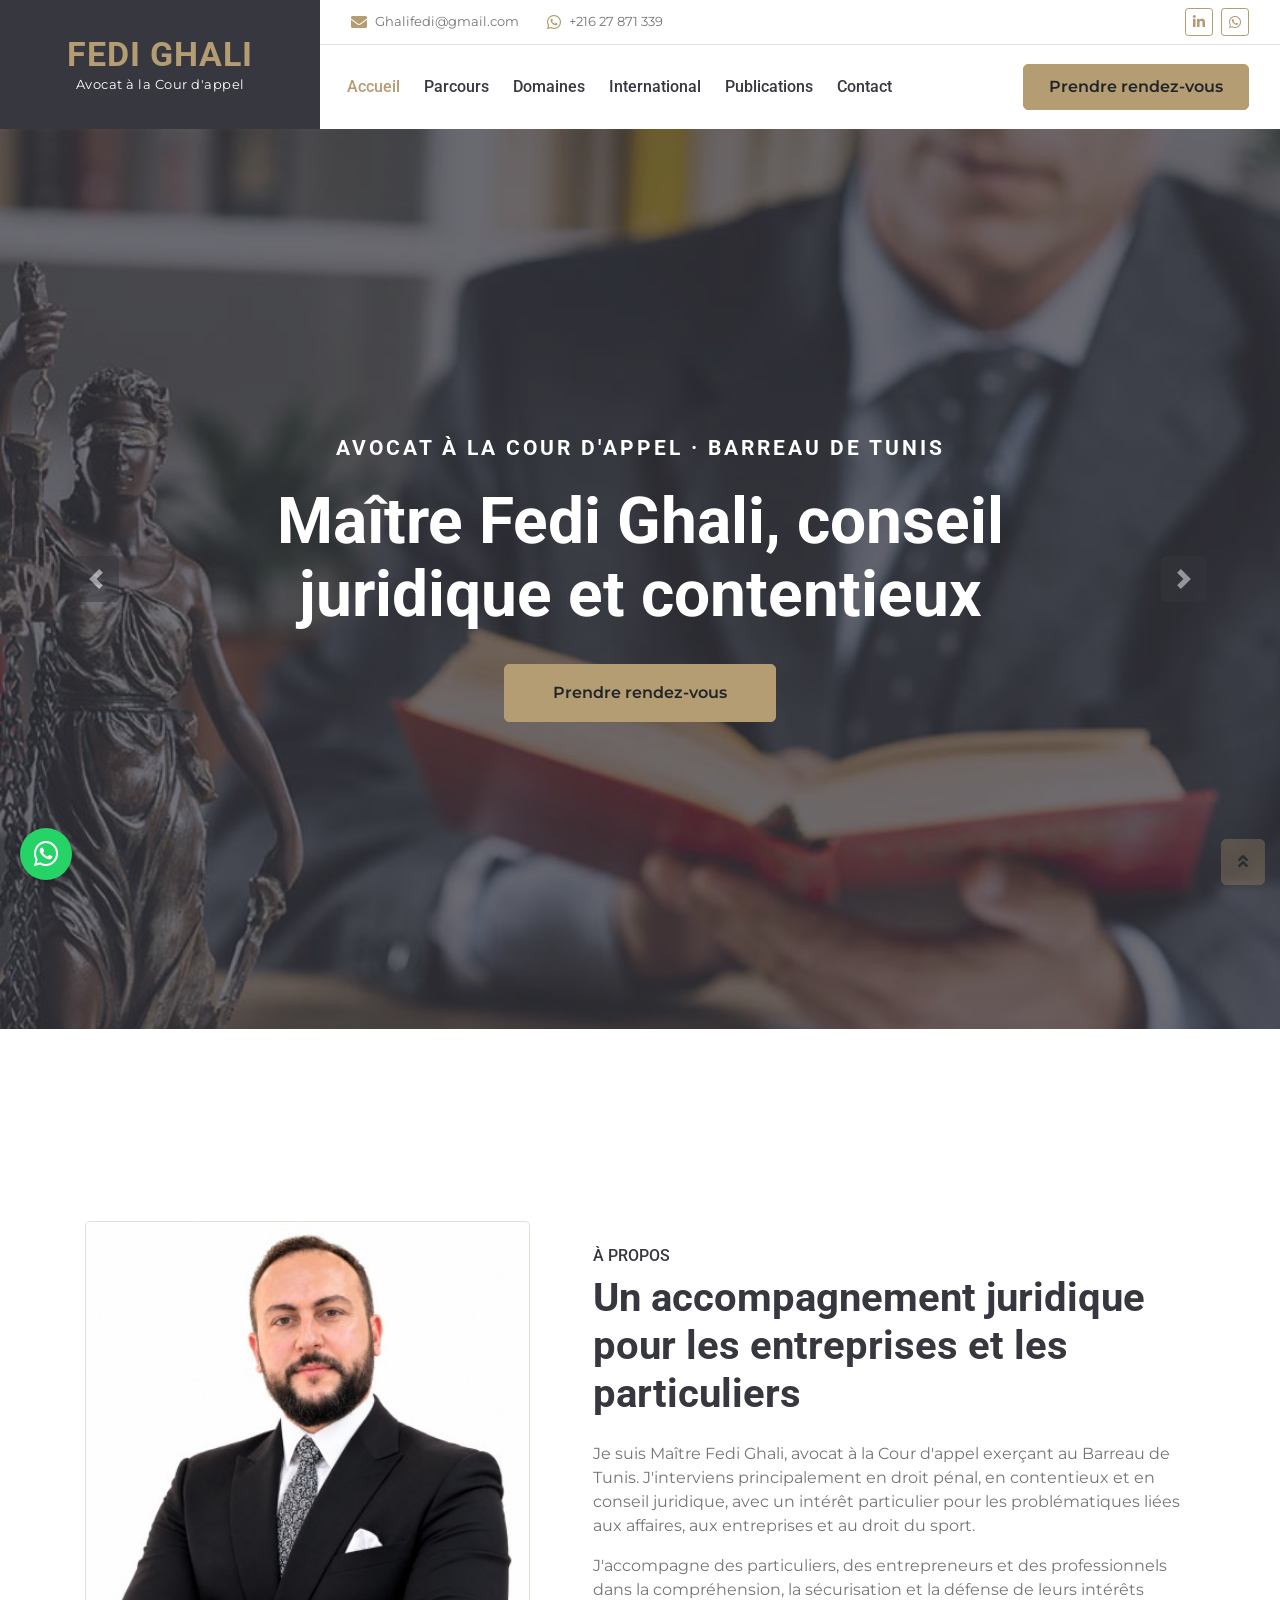
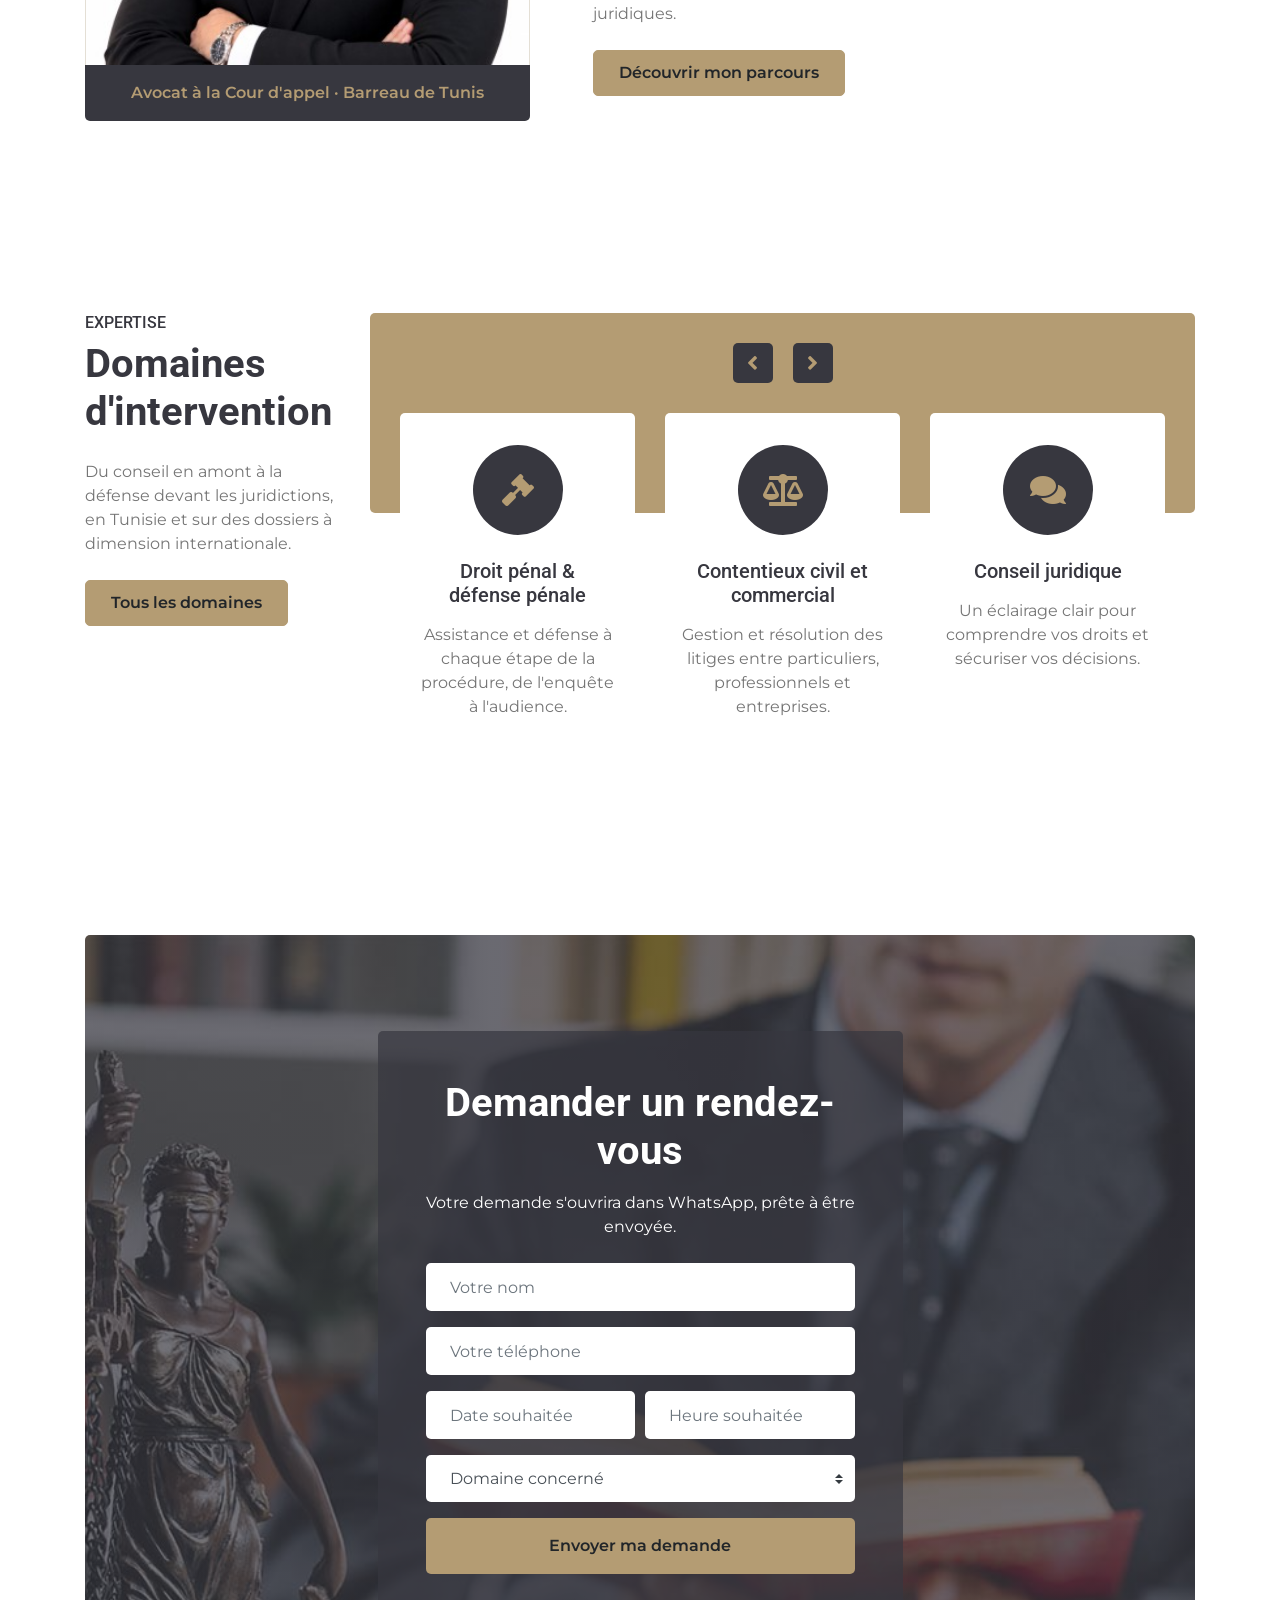
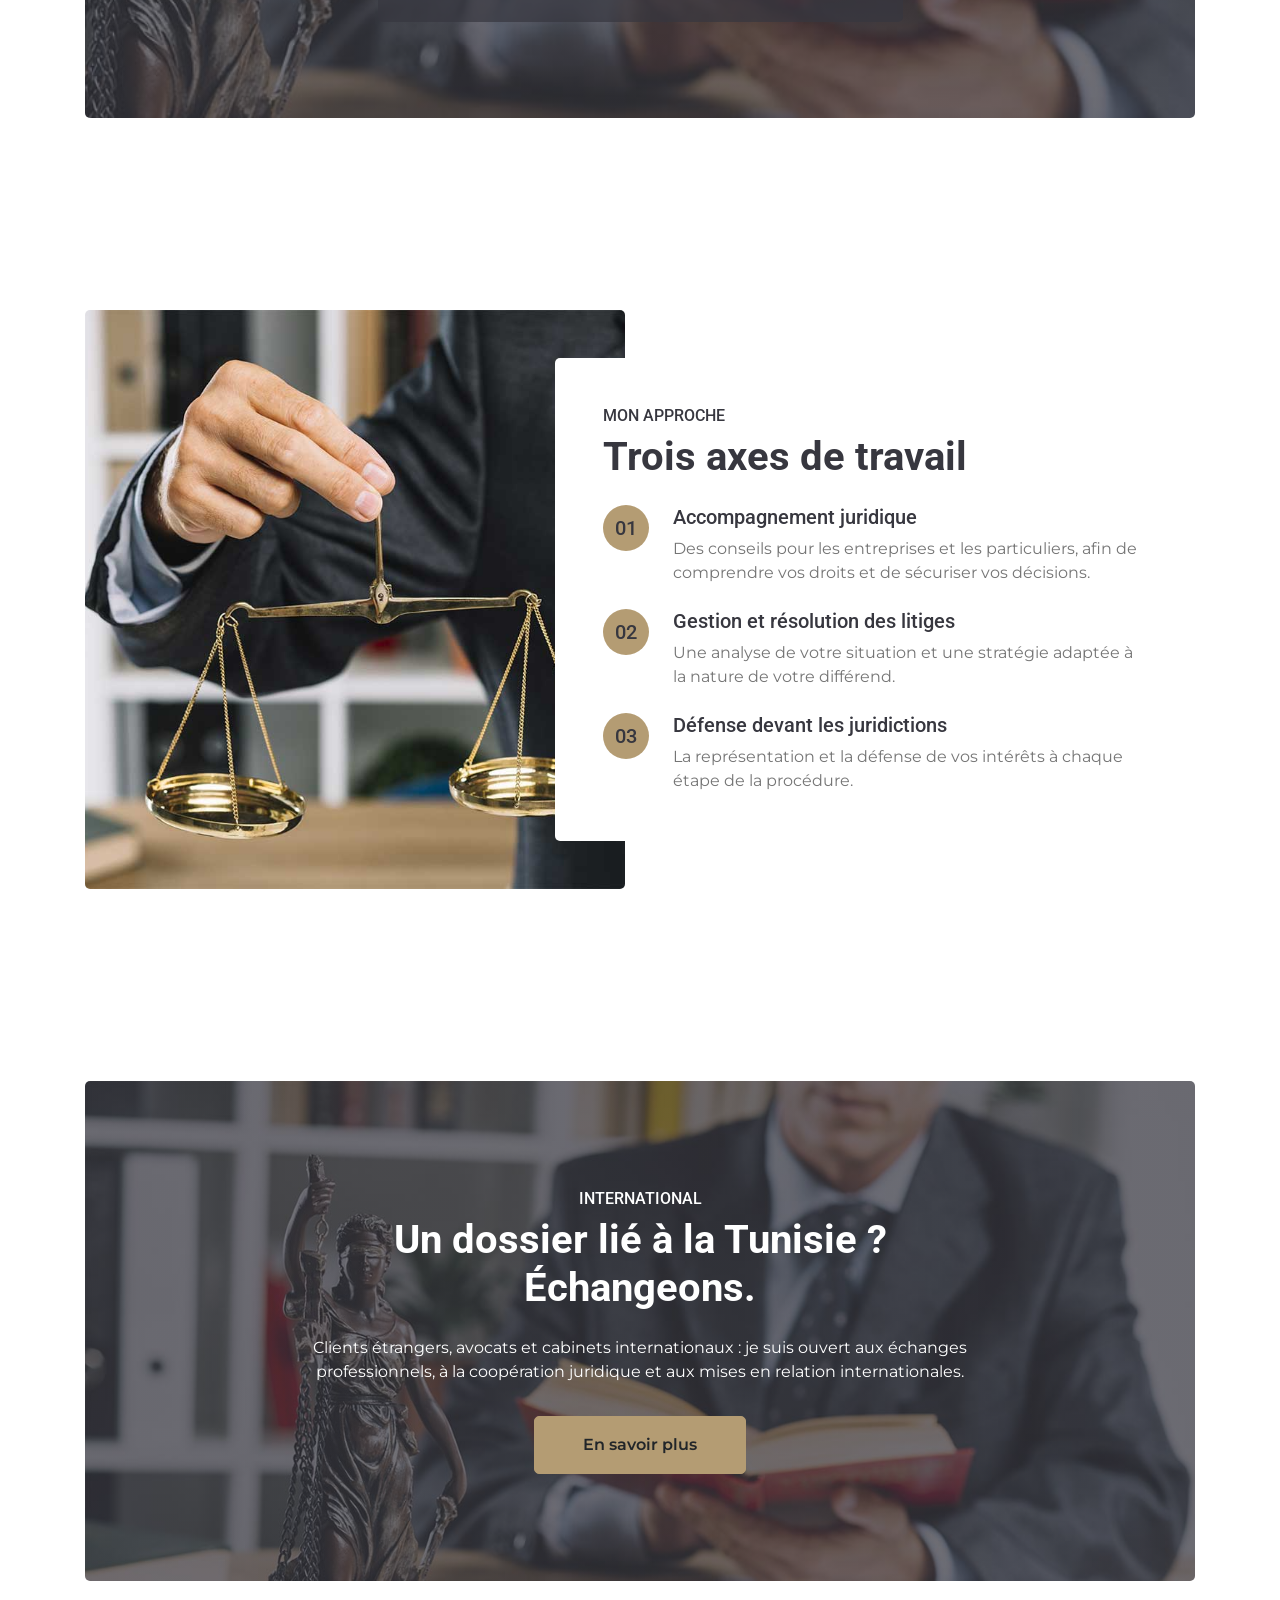
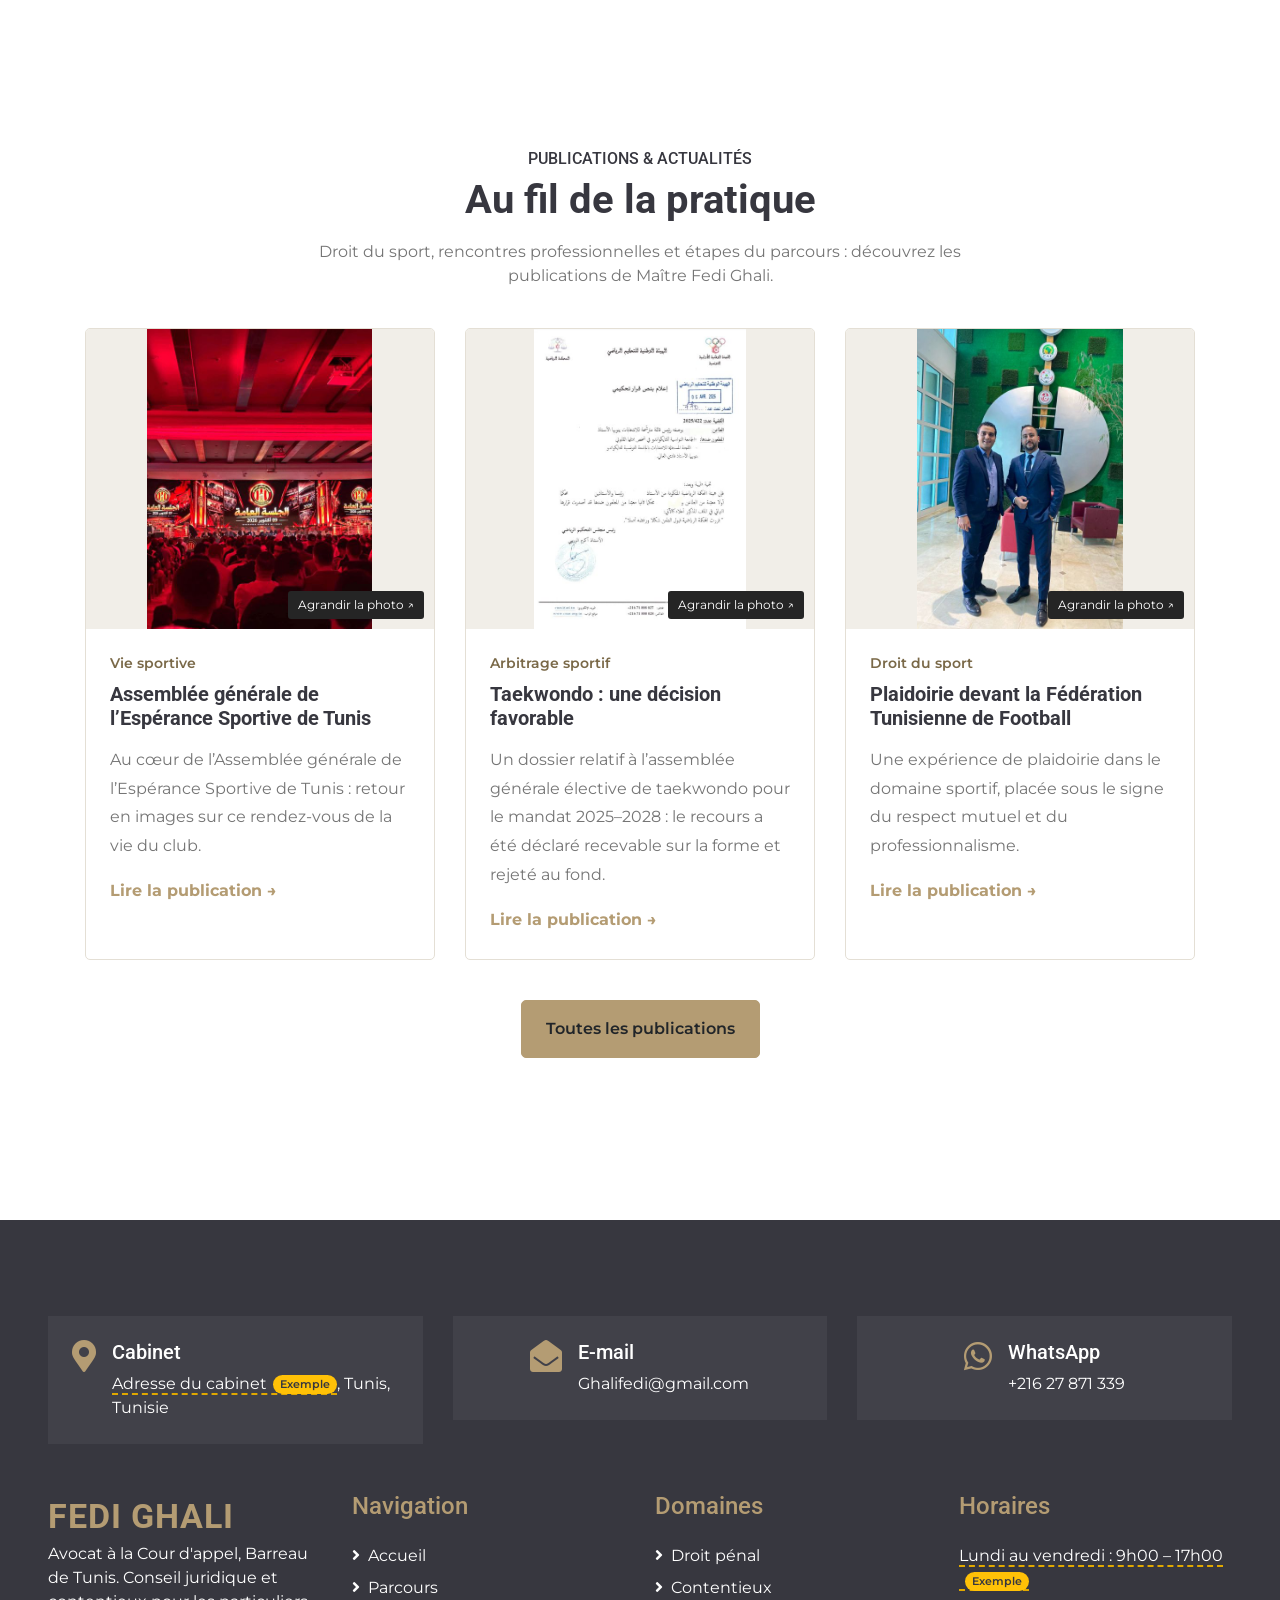
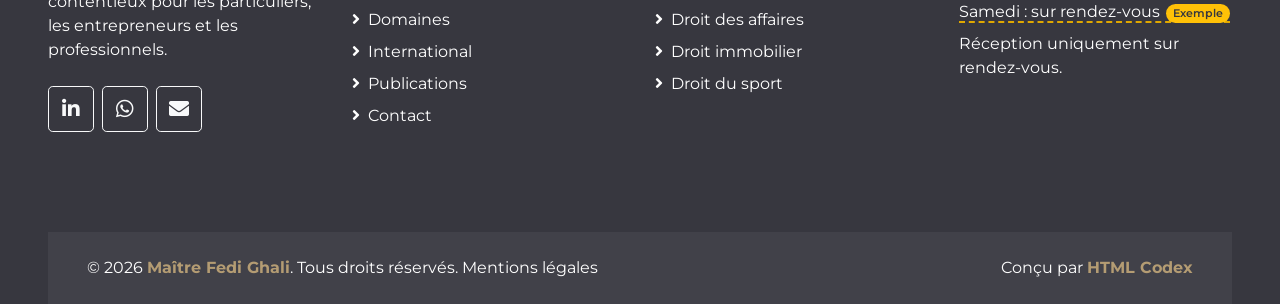
<file: index.html>
<!DOCTYPE html>
<html lang="fr">

<head>
    <meta charset="utf-8">
    <title>Maître Fedi Ghali | Avocat à la Cour d'appel, Barreau de Tunis</title>
    <meta content="width=device-width, initial-scale=1.0" name="viewport">
    <meta content="avocat Tunis, avocat Tunisie, droit pénal, contentieux, conseil juridique, droit des affaires, droit immobilier, droit du sport, Fedi Ghali" name="keywords">
    <meta content="Maître Fedi Ghali, avocat à la Cour d'appel au Barreau de Tunis : droit pénal, contentieux, conseil juridique, droit des affaires, droit immobilier et droit du sport." name="description">
    <meta property="og:title" content="Maître Fedi Ghali | Avocat à la Cour d'appel, Barreau de Tunis">
    <meta property="og:description" content="Maître Fedi Ghali, avocat à la Cour d'appel au Barreau de Tunis : droit pénal, contentieux, conseil juridique, droit des affaires, droit immobilier et droit du sport.">
    <meta property="og:type" content="website">
    <meta property="og:locale" content="fr_TN">

    <!-- Favicon -->
    <link href="img/favicon.svg" rel="icon" type="image/svg+xml">

    <!-- Google Web Fonts -->
    <link rel="preconnect" href="https://fonts.gstatic.com">
    <link href="https://fonts.googleapis.com/css2?family=Montserrat:wght@400;600&family=Roboto:wght@300;500;700&display=swap" rel="stylesheet">

    <!-- Font Awesome -->
    <link href="https://cdnjs.cloudflare.com/ajax/libs/font-awesome/5.10.0/css/all.min.css" rel="stylesheet">

    <!-- Libraries Stylesheet -->
    <link href="lib/owlcarousel/assets/owl.carousel.min.css" rel="stylesheet">
    <link href="lib/tempusdominus/css/tempusdominus-bootstrap-4.min.css" rel="stylesheet" />

    <!-- Customized Bootstrap Stylesheet -->
    <link href="css/style.css" rel="stylesheet">
    <link href="css/custom.css" rel="stylesheet">
</head>

<body>
    <!-- Header Start -->
    <div class="container-fluid">
        <div class="row">
            <div class="col-lg-3 bg-secondary d-none d-lg-block">
                <a href="index.html" class="navbar-brand brand w-100 h-100 m-0 p-0 d-flex flex-column align-items-center justify-content-center">
                    <span class="brand-name text-primary text-uppercase">Fedi Ghali</span>
                    <span class="brand-sub text-white">Avocat à la Cour d'appel</span>
                </a>
            </div>
            <div class="col-lg-9">
                <div class="row bg-white border-bottom d-none d-lg-flex">
                    <div class="col-lg-8 text-left">
                        <div class="h-100 d-inline-flex align-items-center py-2 px-3">
                            <i class="fa fa-envelope text-primary mr-2"></i>
                            <small><a class="text-body" href="mailto:Ghalifedi@gmail.com">Ghalifedi@gmail.com</a></small>
                        </div>
                        <div class="h-100 d-inline-flex align-items-center py-2 px-2">
                            <i class="fab fa-whatsapp text-primary mr-2"></i>
                            <small><a class="text-body" href="https://wa.me/21627871339" target="_blank" rel="noopener">+216 27 871 339</a></small>
                        </div>
                    </div>
                    <div class="col-lg-4 text-right">
                        <div class="d-inline-flex align-items-center p-2">
                            <a class="btn btn-sm btn-outline-primary btn-sm-square mr-2" href="https://www.linkedin.com/in/fedi-ghali-a6b941138/" target="_blank" rel="noopener" aria-label="LinkedIn">
                                <i class="fab fa-linkedin-in"></i>
                            </a>
                            <a class="btn btn-sm btn-outline-primary btn-sm-square mr-2" href="https://wa.me/21627871339" target="_blank" rel="noopener" aria-label="WhatsApp">
                                <i class="fab fa-whatsapp"></i>
                            </a>
                        </div>
                    </div>
                </div>
                <nav class="navbar navbar-expand-lg bg-white navbar-light p-0" aria-label="Navigation principale">
                    <a href="index.html" class="navbar-brand brand-mobile d-block d-lg-none">
                        <span class="brand-name text-primary text-uppercase">Fedi Ghali</span>
                    </a>
                    <button type="button" class="navbar-toggler" data-toggle="collapse" data-target="#navbarCollapse" aria-label="Ouvrir le menu">
                        <span class="navbar-toggler-icon"></span>
                    </button>
                    <div class="collapse navbar-collapse justify-content-between" id="navbarCollapse">
                        <div class="navbar-nav mr-auto py-0">
                            <a href="index.html" class="nav-item nav-link active" aria-current="page">Accueil</a>
                            <a href="about.html" class="nav-item nav-link">Parcours</a>
                            <a href="service.html" class="nav-item nav-link">Domaines</a>
                            <a href="international.html" class="nav-item nav-link">International</a>
                            <a href="publications.html" class="nav-item nav-link">Publications</a>
                            <a href="contact.html" class="nav-item nav-link">Contact</a>
                        </div>
                        <a href="index.html#rendez-vous" class="btn btn-primary mr-3 d-none d-xl-block">Prendre rendez-vous</a>
                    </div>
                </nav>
            </div>
        </div>
    </div>
    <!-- Header End -->


    <!-- Carousel Start -->
    <div class="container-fluid p-0 mb-5 pb-5">
        <div id="header-carousel" class="carousel slide carousel-fade" data-ride="carousel">
            <div class="carousel-inner">
                <div class="carousel-item position-relative active" style="height: 100vh; min-height: 520px;">
                    <img class="position-absolute w-100 h-100" src="img/carousel-2.jpg" style="object-fit: cover;" alt="">
                    <div class="carousel-caption d-flex flex-column align-items-center justify-content-center">
                        <div class="p-3" style="max-width: 900px;">
                            <h2 class="text-white text-uppercase mb-4 hero-kicker">Avocat à la Cour d'appel · Barreau de Tunis</h2>
                            <h1 class="hero-title text-white mb-4">Maître Fedi Ghali, conseil juridique et contentieux</h1>
                            <a class="btn btn-primary py-3 px-5 mt-2" href="#rendez-vous">Prendre rendez-vous</a>
                        </div>
                    </div>
                </div>
                <div class="carousel-item position-relative" style="height: 100vh; min-height: 520px;">
                    <img class="position-absolute w-100 h-100" src="img/feature.jpg" style="object-fit: cover; object-position: center 62%;" alt="">
                    <div class="carousel-caption d-flex flex-column align-items-center justify-content-center">
                        <div class="p-3" style="max-width: 900px;">
                            <h2 class="text-white text-uppercase mb-4 hero-kicker">Particuliers · Entrepreneurs · Professionnels</h2>
                            <h1 class="hero-title text-white mb-4">Comprendre, sécuriser et défendre vos intérêts</h1>
                            <a class="btn btn-primary py-3 px-5 mt-2" href="service.html">Voir les domaines d'intervention</a>
                        </div>
                    </div>
                </div>
            </div>
            <a class="carousel-control-prev" href="#header-carousel" data-slide="prev" aria-label="Diapositive précédente">
                <div class="btn btn-lg btn-secondary btn-lg-square">
                    <span class="carousel-control-prev-icon"></span>
                </div>
            </a>
            <a class="carousel-control-next" href="#header-carousel" data-slide="next" aria-label="Diapositive suivante">
                <div class="btn btn-lg btn-secondary btn-lg-square">
                    <span class="carousel-control-next-icon"></span>
                </div>
            </a>
        </div>
    </div>
    <!-- Carousel End -->


    <!-- About Start -->
    <div class="container-fluid py-5">
        <div class="container py-5">
            <div class="row align-items-center">
                <div class="col-lg-5">
                    <figure class="portrait m-0">
                        <img class="img-fluid rounded-top w-100" src="img/photo_profile_de_fedi_ghali.jpeg" alt="Portrait de Maître Fedi Ghali, avocat au Barreau de Tunis">
                        <figcaption class="bg-secondary text-primary text-center rounded-bottom p-3">Avocat à la Cour d'appel · Barreau de Tunis</figcaption>
                    </figure>
                </div>
                <div class="col-lg-7 mt-4 mt-lg-0 pl-lg-5">
                    <h6 class="text-uppercase">À propos</h6>
                    <h2 class="section-title mb-4">Un accompagnement juridique pour les entreprises et les particuliers</h2>
                    <p>Je suis Maître Fedi Ghali, avocat à la Cour d'appel exerçant au Barreau de Tunis. J'interviens principalement en droit pénal, en contentieux et en conseil juridique, avec un intérêt particulier pour les problématiques liées aux affaires, aux entreprises et au droit du sport.</p>
                    <p>J'accompagne des particuliers, des entrepreneurs et des professionnels dans la compréhension, la sécurisation et la défense de leurs intérêts juridiques.</p>
                    <a href="about.html" class="btn btn-primary mt-2">Découvrir mon parcours</a>
                </div>
            </div>
        </div>
    </div>
    <!-- About End -->


    <!-- Services Start -->
    <div class="container-fluid py-5">
        <div class="container py-5">
            <div class="row">
                <div class="col-lg-3">
                    <h6 class="text-uppercase">Expertise</h6>
                    <h2 class="section-title mb-4">Domaines d'intervention</h2>
                    <p>Du conseil en amont à la défense devant les juridictions, en Tunisie et sur des dossiers à dimension internationale.</p>
                    <a href="service.html" class="btn btn-primary mt-2">Tous les domaines</a>
                </div>
                <div class="col-lg-9 pt-5 pt-lg-0">
                    <div class="bg-primary rounded" style="height: 200px;"></div>
                    <div class="owl-carousel service-carousel position-relative" style="margin-top: -100px; padding: 0 30px;">
                        <div class="d-flex flex-column align-items-center text-center bg-white rounded pt-4 service-card">
                            <div class="icon-box bg-secondary text-primary mt-2 mb-4">
                                <i class="fa fa-2x fa-gavel" aria-hidden="true"></i>
                            </div>
                            <h5 class="mb-3 px-4">Droit pénal &amp; défense pénale</h5>
                            <p class="m-0 px-3 pb-4">Assistance et défense à chaque étape de la procédure, de l'enquête à l'audience.</p>
                        </div>
                        <div class="d-flex flex-column align-items-center text-center bg-white rounded pt-4 service-card">
                            <div class="icon-box bg-secondary text-primary mt-2 mb-4">
                                <i class="fa fa-2x fa-balance-scale" aria-hidden="true"></i>
                            </div>
                            <h5 class="mb-3 px-4">Contentieux civil et commercial</h5>
                            <p class="m-0 px-3 pb-4">Gestion et résolution des litiges entre particuliers, professionnels et entreprises.</p>
                        </div>
                        <div class="d-flex flex-column align-items-center text-center bg-white rounded pt-4 service-card">
                            <div class="icon-box bg-secondary text-primary mt-2 mb-4">
                                <i class="fa fa-2x fa-comments" aria-hidden="true"></i>
                            </div>
                            <h5 class="mb-3 px-4">Conseil juridique</h5>
                            <p class="m-0 px-3 pb-4">Un éclairage clair pour comprendre vos droits et sécuriser vos décisions.</p>
                        </div>
                        <div class="d-flex flex-column align-items-center text-center bg-white rounded pt-4 service-card">
                            <div class="icon-box bg-secondary text-primary mt-2 mb-4">
                                <i class="fa fa-2x fa-briefcase" aria-hidden="true"></i>
                            </div>
                            <h5 class="mb-3 px-4">Droit des affaires</h5>
                            <p class="m-0 px-3 pb-4">Un accompagnement des entrepreneurs et des entreprises dans leur activité.</p>
                        </div>
                        <div class="d-flex flex-column align-items-center text-center bg-white rounded pt-4 service-card">
                            <div class="icon-box bg-secondary text-primary mt-2 mb-4">
                                <i class="fa fa-2x fa-building" aria-hidden="true"></i>
                            </div>
                            <h5 class="mb-3 px-4">Droit immobilier &amp; foncier</h5>
                            <p class="m-0 px-3 pb-4">La sécurisation de vos opérations et la défense de vos droits sur un bien.</p>
                        </div>
                        <div class="d-flex flex-column align-items-center text-center bg-white rounded pt-4 service-card">
                            <div class="icon-box bg-secondary text-primary mt-2 mb-4">
                                <i class="fa fa-2x fa-futbol" aria-hidden="true"></i>
                            </div>
                            <h5 class="mb-3 px-4">Droit du sport</h5>
                            <p class="m-0 px-3 pb-4">Un conseil adapté aux sportifs, aux clubs et aux acteurs du monde du sport.</p>
                        </div>
                        <div class="d-flex flex-column align-items-center text-center bg-white rounded pt-4 service-card">
                            <div class="icon-box bg-secondary text-primary mt-2 mb-4">
                                <i class="fa fa-2x fa-globe-africa" aria-hidden="true"></i>
                            </div>
                            <h5 class="mb-3 px-4">Clients étrangers en Tunisie</h5>
                            <p class="m-0 px-3 pb-4">Un interlocuteur sur place pour vos démarches et vos projets en Tunisie.</p>
                        </div>
                        <div class="d-flex flex-column align-items-center text-center bg-white rounded pt-4 service-card">
                            <div class="icon-box bg-secondary text-primary mt-2 mb-4">
                                <i class="fa fa-2x fa-handshake" aria-hidden="true"></i>
                            </div>
                            <h5 class="mb-3 px-4">Coopération avec des cabinets étrangers</h5>
                            <p class="m-0 px-3 pb-4">Un correspondant à Tunis pour les avocats et cabinets étrangers.</p>
                        </div>
                    </div>
                </div>
            </div>
        </div>
    </div>
    <!-- Services End -->


    <!-- Appointment Start -->
    <div class="container-fluid py-5" id="rendez-vous">
        <div class="container py-5">
            <div class="bg-appointment rounded">
                <div class="row h-100 align-items-center justify-content-center mx-0">
                    <div class="col-lg-6 py-5">
                        <div class="rounded p-4 p-sm-5 my-5" style="background: rgba(55, 55, 63, .7);">
                            <h2 class="section-title text-center text-white mb-3">Demander un rendez-vous</h2>
                            <p class="text-center text-white mb-4">Votre demande s'ouvrira dans WhatsApp, prête à être envoyée.</p>
                            <form id="rdvForm">
                                <div class="form-group">
                                    <input type="text" id="rdvNom" class="form-control border-0 p-4" placeholder="Votre nom" aria-label="Votre nom" required="required" />
                                </div>
                                <div class="form-group">
                                    <input type="tel" id="rdvTel" class="form-control border-0 p-4" placeholder="Votre téléphone" aria-label="Votre téléphone" required="required" />
                                </div>
                                <div class="form-row">
                                    <div class="col-6">
                                        <div class="form-group">
                                            <div class="date" id="date" data-target-input="nearest">
                                                <input type="text" id="rdvDate" class="form-control border-0 p-4 datetimepicker-input" placeholder="Date souhaitée" aria-label="Date souhaitée" data-target="#date" data-toggle="datetimepicker" autocomplete="off" />
                                            </div>
                                        </div>
                                    </div>
                                    <div class="col-6">
                                        <div class="form-group">
                                            <div class="time" id="time" data-target-input="nearest">
                                                <input type="text" id="rdvHeure" class="form-control border-0 p-4 datetimepicker-input" placeholder="Heure souhaitée" aria-label="Heure souhaitée" data-target="#time" data-toggle="datetimepicker" autocomplete="off" />
                                            </div>
                                        </div>
                                    </div>
                                </div>
                                <div class="form-group">
                                    <select id="rdvDomaine" class="custom-select border-0 px-4" style="height: 47px;" aria-label="Domaine concerné" required="required">
                                        <option value="" selected>Domaine concerné</option>
                                        <option>Droit pénal &amp; défense pénale</option>
                                        <option>Contentieux civil et commercial</option>
                                        <option>Conseil juridique</option>
                                        <option>Droit des affaires</option>
                                        <option>Droit immobilier &amp; foncier</option>
                                        <option>Droit du sport</option>
                                        <option>Clients étrangers en Tunisie</option>
                                        <option>Coopération avec des cabinets étrangers</option>
                                        <option>Autre demande</option>
                                    </select>
                                </div>
                                <div>
                                    <button class="btn btn-primary btn-block border-0 py-3" type="submit">Envoyer ma demande</button>
                                </div>
                            </form>
                        </div>
                    </div>
                </div>
            </div>
        </div>
    </div>
    <!-- Appointment End -->


    <!-- Features Start -->
    <div class="container-fluid py-5">
        <div class="container py-5">
            <div class="row">
                <div class="col-lg-6" style="min-height: 500px;">
                    <div class="position-relative h-100 rounded overflow-hidden">
                        <img class="position-absolute w-100 h-100" src="img/feature.jpg" style="object-fit: cover;" alt="Balance de la justice">
                    </div>
                </div>
                <div class="col-lg-6 pt-5 pb-lg-5">
                    <div class="feature-text bg-white rounded p-lg-5">
                        <h6 class="text-uppercase">Mon approche</h6>
                        <h2 class="section-title mb-4">Trois axes de travail</h2>
                        <div class="d-flex mb-4">
                            <div class="btn-primary btn-lg-square px-3 flex-shrink-0" style="border-radius: 50px;">
                                <h5 class="text-secondary m-0">01</h5>
                            </div>
                            <div class="ml-4">
                                <h5>Accompagnement juridique</h5>
                                <p class="m-0">Des conseils pour les entreprises et les particuliers, afin de comprendre vos droits et de sécuriser vos décisions.</p>
                            </div>
                        </div>
                        <div class="d-flex mb-4">
                            <div class="btn-primary btn-lg-square px-3 flex-shrink-0" style="border-radius: 50px;">
                                <h5 class="text-secondary m-0">02</h5>
                            </div>
                            <div class="ml-4">
                                <h5>Gestion et résolution des litiges</h5>
                                <p class="m-0">Une analyse de votre situation et une stratégie adaptée à la nature de votre différend.</p>
                            </div>
                        </div>
                        <div class="d-flex">
                            <div class="btn-primary btn-lg-square px-3 flex-shrink-0" style="border-radius: 50px;">
                                <h5 class="text-secondary m-0">03</h5>
                            </div>
                            <div class="ml-4">
                                <h5>Défense devant les juridictions</h5>
                                <p class="m-0">La représentation et la défense de vos intérêts à chaque étape de la procédure.</p>
                            </div>
                        </div>
                    </div>
                </div>
            </div>
        </div>
    </div>
    <!-- Features End -->


    <!-- Action Start -->
    <div class="container-fluid py-5">
        <div class="container py-5">
            <div class="bg-action rounded" style="min-height: 500px;">
                <div class="row align-items-center justify-content-center mx-0" style="min-height: 500px;">
                    <div class="col-lg-8 text-center py-5">
                        <h6 class="text-uppercase text-white">International</h6>
                        <h2 class="section-title text-white mb-4">Un dossier lié à la Tunisie ? Échangeons.</h2>
                        <p class="text-white mb-4">Clients étrangers, avocats et cabinets internationaux : je suis ouvert aux échanges professionnels, à la coopération juridique et aux mises en relation internationales.</p>
                        <a class="btn btn-primary py-3 px-5 mt-2" href="international.html">En savoir plus</a>
                    </div>
                </div>
            </div>
        </div>
    </div>
    <!-- Action End -->


    <!-- Publications Start -->
    <section class="container-fluid py-5 publications-section" aria-labelledby="publications-title">
            <div class="container py-4">
            <div class="text-center pb-4">
            <h6 class="text-uppercase">Publications &amp; actualités</h6>
            <h2 id="publications-title" class="section-title mb-3">Au fil de la pratique</h2>
            <p class="publication-intro mx-auto">Droit du sport, rencontres professionnelles et étapes du parcours : découvrez les publications de Maître Fedi Ghali.</p>
            </div>
            <div class="row">
            <div class="col-lg-4 col-md-6 mb-4">
            <article id="apercu1" class="pub-card publication-card h-100 bg-white rounded d-flex flex-column">
            <a class="publication-image-link" href="img/pub1.jpeg" target="_blank" rel="noopener" aria-label="Agrandir l’image : Assemblée générale de l’Espérance Sportive de Tunis">
            <img class="publication-image" src="img/pub1.jpeg" alt="Assemblée générale de l’Espérance Sportive de Tunis" loading="lazy" decoding="async">
            <span class="publication-image-label">Agrandir la photo ↗</span>
            </a>
            <div class="p-4 d-flex flex-column flex-grow-1">
            <p class="pub-meta mb-2">Vie sportive</p>
            <h3 class="h5 mb-3">Assemblée générale de l’Espérance Sportive de Tunis</h3>
            <div class="publication-copy">
            <p class="flex-grow-1">Au cœur de l’Assemblée générale de l’Espérance Sportive de Tunis : retour en images sur ce rendez-vous de la vie du club.</p>
            <a class="font-weight-bold" href="publications.html#pub1">Lire la publication <span aria-hidden="true">→</span>
            </a>
            </div>
            </div>
            </article>
            </div>
            <div class="col-lg-4 col-md-6 mb-4">
            <article id="apercu2" class="pub-card publication-card h-100 bg-white rounded d-flex flex-column">
            <a class="publication-image-link" href="img/pub2.jpeg" target="_blank" rel="noopener" aria-label="Agrandir l’image : Taekwondo : une décision favorable">
            <img class="publication-image" src="img/pub2.jpeg" alt="Publication sur le dossier d’arbitrage sportif lié au taekwondo" loading="lazy" decoding="async">
            <span class="publication-image-label">Agrandir la photo ↗</span>
            </a>
            <div class="p-4 d-flex flex-column flex-grow-1">
            <p class="pub-meta mb-2">Arbitrage sportif</p>
            <h3 class="h5 mb-3">Taekwondo : une décision favorable</h3>
            <div class="publication-copy">
            <p class="flex-grow-1">Un dossier relatif à l’assemblée générale élective de taekwondo pour le mandat 2025–2028 : le recours a été déclaré recevable sur la forme et rejeté au fond.</p>
            <a class="font-weight-bold" href="publications.html#pub2">Lire la publication <span aria-hidden="true">→</span>
            </a>
            </div>
            </div>
            </article>
            </div>
            <div class="col-lg-4 col-md-6 mb-4">
            <article id="apercu3" class="pub-card publication-card h-100 bg-white rounded d-flex flex-column">
            <a class="publication-image-link" href="img/pub3.jpeg" target="_blank" rel="noopener" aria-label="Agrandir l’image : Plaidoirie devant la Fédération Tunisienne de Football">
            <img class="publication-image" src="img/pub3.jpeg" alt="Publication sur une plaidoirie devant la Fédération Tunisienne de Football" loading="lazy" decoding="async">
            <span class="publication-image-label">Agrandir la photo ↗</span>
            </a>
            <div class="p-4 d-flex flex-column flex-grow-1">
            <p class="pub-meta mb-2">Droit du sport</p>
            <h3 class="h5 mb-3">Plaidoirie devant la Fédération Tunisienne de Football</h3>
            <div class="publication-copy">
            <p class="flex-grow-1">Une expérience de plaidoirie dans le domaine sportif, placée sous le signe du respect mutuel et du professionnalisme.</p>
            <a class="font-weight-bold" href="publications.html#pub3">Lire la publication <span aria-hidden="true">→</span>
            </a>
            </div>
            </div>
            </article>
            </div>
            </div>
            <div class="text-center mt-3">
            <a class="btn btn-primary py-3 px-4" href="publications.html">Toutes les publications</a>
            </div>
            </div>
            </section>
    <!-- Publications End -->


    <!-- Footer Start -->
    <div class="container-fluid bg-secondary text-white pt-5 px-sm-3 px-md-5" style="margin-top: 90px;">
        <div class="row mt-5">
            <div class="col-lg-4">
                <div class="d-flex justify-content-lg-center p-4" style="background: rgba(256, 256, 256, .05);">
                    <i class="fa fa-2x fa-map-marker-alt text-primary"></i>
                    <div class="ml-3">
                        <h5 class="text-white">Cabinet</h5>
                        <p class="m-0"><span class="exemple">Adresse du cabinet</span>, Tunis, Tunisie</p>
                    </div>
                </div>
            </div>
            <div class="col-lg-4">
                <div class="d-flex justify-content-lg-center p-4" style="background: rgba(256, 256, 256, .05);">
                    <i class="fa fa-2x fa-envelope-open text-primary"></i>
                    <div class="ml-3">
                        <h5 class="text-white">E-mail</h5>
                        <p class="m-0"><a class="text-white" href="mailto:Ghalifedi@gmail.com">Ghalifedi@gmail.com</a></p>
                    </div>
                </div>
            </div>
            <div class="col-lg-4">
                <div class="d-flex justify-content-lg-center p-4" style="background: rgba(256, 256, 256, .05);">
                    <i class="fab fa-2x fa-whatsapp text-primary"></i>
                    <div class="ml-3">
                        <h5 class="text-white">WhatsApp</h5>
                        <p class="m-0"><a class="text-white" href="https://wa.me/21627871339" target="_blank" rel="noopener">+216 27 871 339</a></p>
                    </div>
                </div>
            </div>
        </div>
        <div class="row pt-5">
            <div class="col-lg-3 col-md-6 mb-5">
                <a href="index.html" class="navbar-brand">
                    <span class="brand-name text-primary text-uppercase">Fedi Ghali</span>
                </a>
                <p>Avocat à la Cour d'appel, Barreau de Tunis. Conseil juridique et contentieux pour les particuliers, les entrepreneurs et les professionnels.</p>
                <div class="d-flex justify-content-start mt-4">
                    <a class="btn btn-lg btn-outline-light btn-lg-square mr-2" href="https://www.linkedin.com/in/fedi-ghali-a6b941138/" target="_blank" rel="noopener" aria-label="LinkedIn"><i class="fab fa-linkedin-in"></i></a>
                    <a class="btn btn-lg btn-outline-light btn-lg-square mr-2" href="https://wa.me/21627871339" target="_blank" rel="noopener" aria-label="WhatsApp"><i class="fab fa-whatsapp"></i></a>
                    <a class="btn btn-lg btn-outline-light btn-lg-square" href="mailto:Ghalifedi@gmail.com" aria-label="E-mail"><i class="fa fa-envelope"></i></a>
                </div>
            </div>
            <div class="col-lg-3 col-md-6 mb-5">
                <h4 class="font-weight-semi-bold text-primary mb-4">Navigation</h4>
                <div class="d-flex flex-column justify-content-start">
                    <a class="text-white mb-2" href="index.html"><i class="fa fa-angle-right mr-2"></i>Accueil</a>
                    <a class="text-white mb-2" href="about.html"><i class="fa fa-angle-right mr-2"></i>Parcours</a>
                    <a class="text-white mb-2" href="service.html"><i class="fa fa-angle-right mr-2"></i>Domaines</a>
                    <a class="text-white mb-2" href="international.html"><i class="fa fa-angle-right mr-2"></i>International</a>
                    <a class="text-white mb-2" href="publications.html"><i class="fa fa-angle-right mr-2"></i>Publications</a>
                    <a class="text-white mb-2" href="contact.html"><i class="fa fa-angle-right mr-2"></i>Contact</a>
                </div>
            </div>
            <div class="col-lg-3 col-md-6 mb-5">
                <h4 class="font-weight-semi-bold text-primary mb-4">Domaines</h4>
                <div class="d-flex flex-column justify-content-start">
                    <a class="text-white mb-2" href="service.html#droit-penal"><i class="fa fa-angle-right mr-2"></i>Droit pénal</a>
                    <a class="text-white mb-2" href="service.html#contentieux"><i class="fa fa-angle-right mr-2"></i>Contentieux</a>
                    <a class="text-white mb-2" href="service.html#affaires"><i class="fa fa-angle-right mr-2"></i>Droit des affaires</a>
                    <a class="text-white mb-2" href="service.html#immobilier"><i class="fa fa-angle-right mr-2"></i>Droit immobilier</a>
                    <a class="text-white" href="service.html#sport"><i class="fa fa-angle-right mr-2"></i>Droit du sport</a>
                </div>
            </div>
            <div class="col-lg-3 col-md-6 mb-5">
                <h4 class="font-weight-semi-bold text-primary mb-4">Horaires</h4>
                <p class="mb-2"><span class="exemple">Lundi au vendredi : 9h00 – 17h00</span></p>
                <p class="mb-2"><span class="exemple">Samedi : sur rendez-vous</span></p>
                <p class="mb-0">Réception uniquement sur rendez-vous.</p>
            </div>
        </div>
        <div class="row p-4 mt-5 mx-0" style="background: rgba(256, 256, 256, .05);">
            <div class="col-md-6 text-center text-md-left mb-3 mb-md-0">
                <p class="m-0 text-white">&copy; 2026 <a class="font-weight-bold" href="index.html">Maître Fedi Ghali</a>. Tous droits réservés. <a class="text-white" href="mentions-legales.html">Mentions légales</a></p>
            </div>
            <div class="col-md-6 text-center text-md-right">
                <p class="m-0 text-white">Conçu par <a class="font-weight-bold" href="https://htmlcodex.com">HTML Codex</a></p>
            </div>
        </div>
    </div>
    <!-- Footer End -->


    <!-- WhatsApp -->
    <a href="https://wa.me/21627871339" class="whatsapp-float" target="_blank" rel="noopener" aria-label="Écrire sur WhatsApp"><i class="fab fa-whatsapp"></i></a>

    <!-- Back to Top -->
    <a href="#" class="btn btn-primary px-3 back-to-top" aria-label="Retour en haut de page"><i class="fa fa-angle-double-up"></i></a>


    <!-- JavaScript Libraries -->
    <script src="https://code.jquery.com/jquery-3.4.1.min.js"></script>
    <script src="https://cdn.jsdelivr.net/npm/bootstrap@4.4.1/dist/js/bootstrap.bundle.min.js"></script>
    <script src="lib/easing/easing.min.js"></script>
    <script src="lib/waypoints/waypoints.min.js"></script>
    <script src="lib/owlcarousel/owl.carousel.min.js"></script>
    <script src="lib/tempusdominus/js/moment.min.js"></script>
    <script src="lib/tempusdominus/js/moment-timezone.min.js"></script>
    <script src="lib/tempusdominus/js/tempusdominus-bootstrap-4.min.js"></script>

    <!-- Contact Javascript File -->
    <script src="mail/jqBootstrapValidation.min.js"></script>
    <script src="mail/contact.js"></script>

    <!-- Template Javascript -->
    <script src="js/main.js"></script>
</body>

</html>
</file>
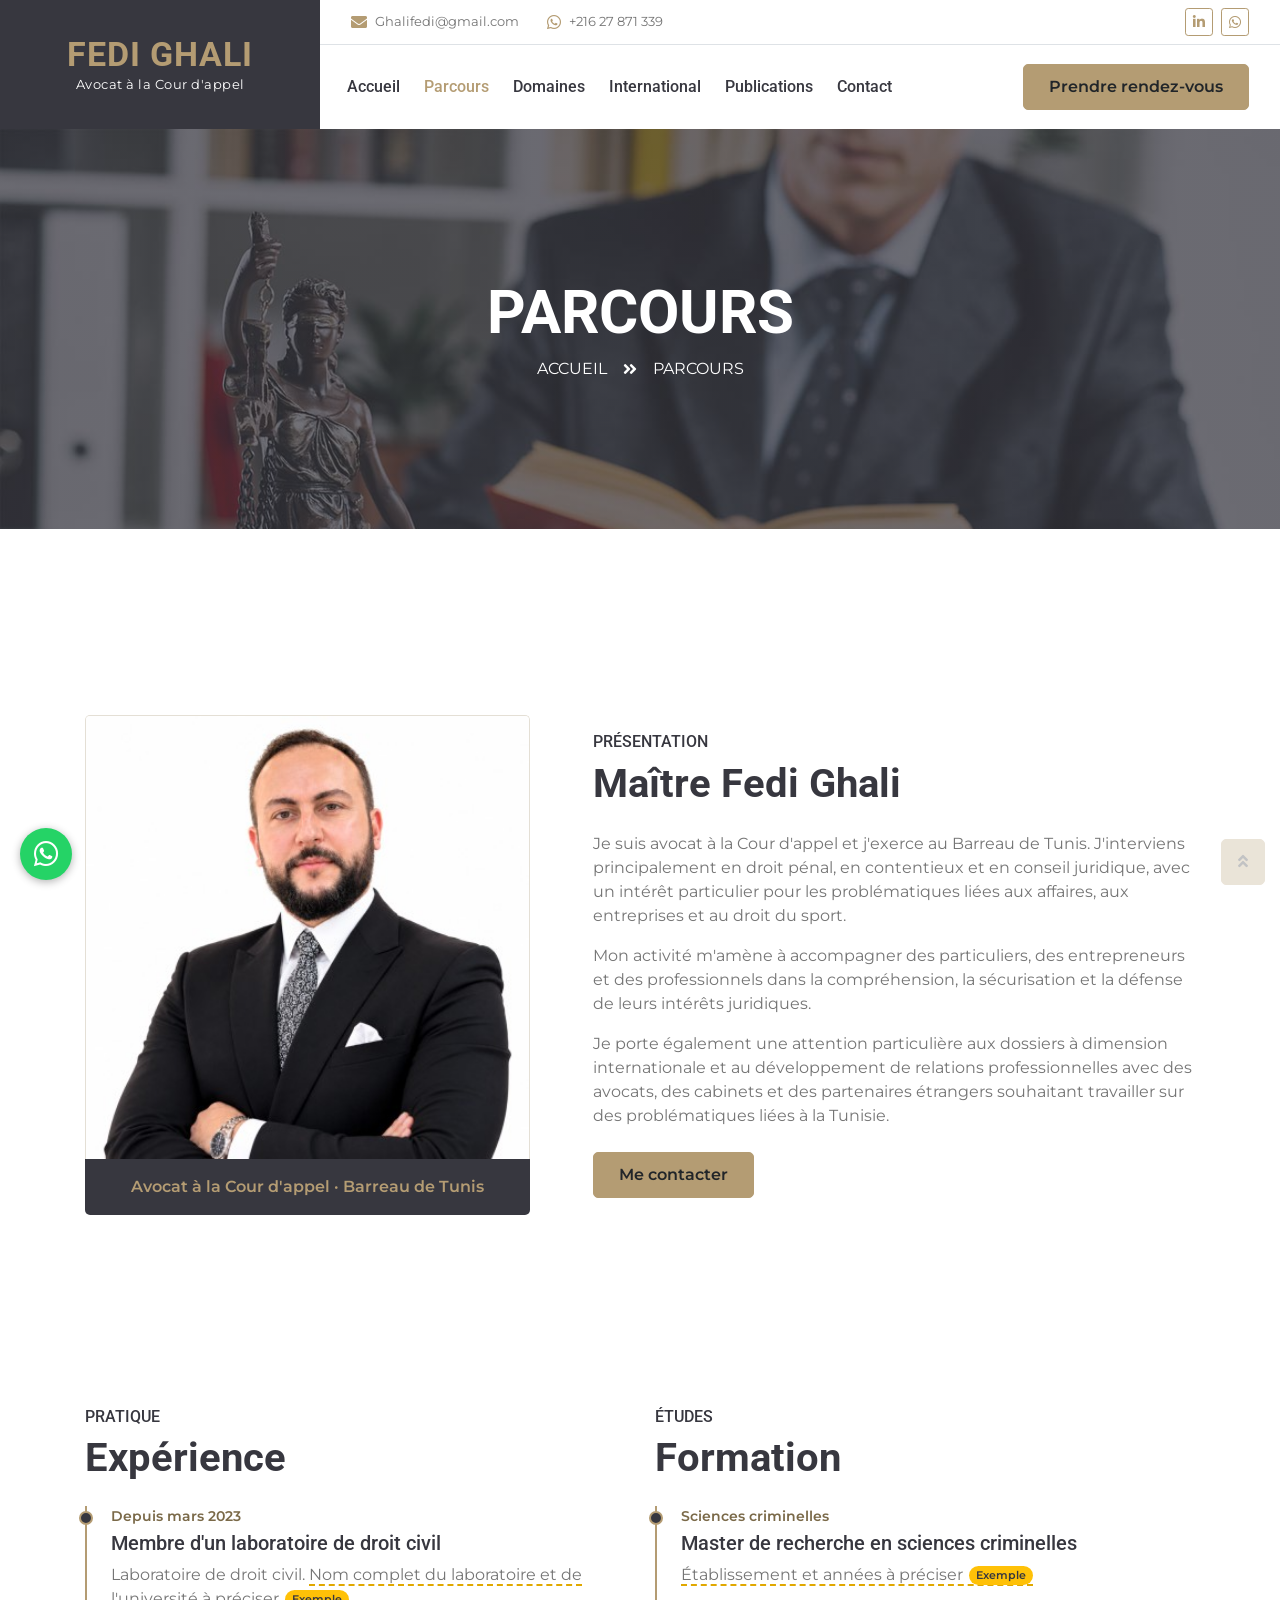
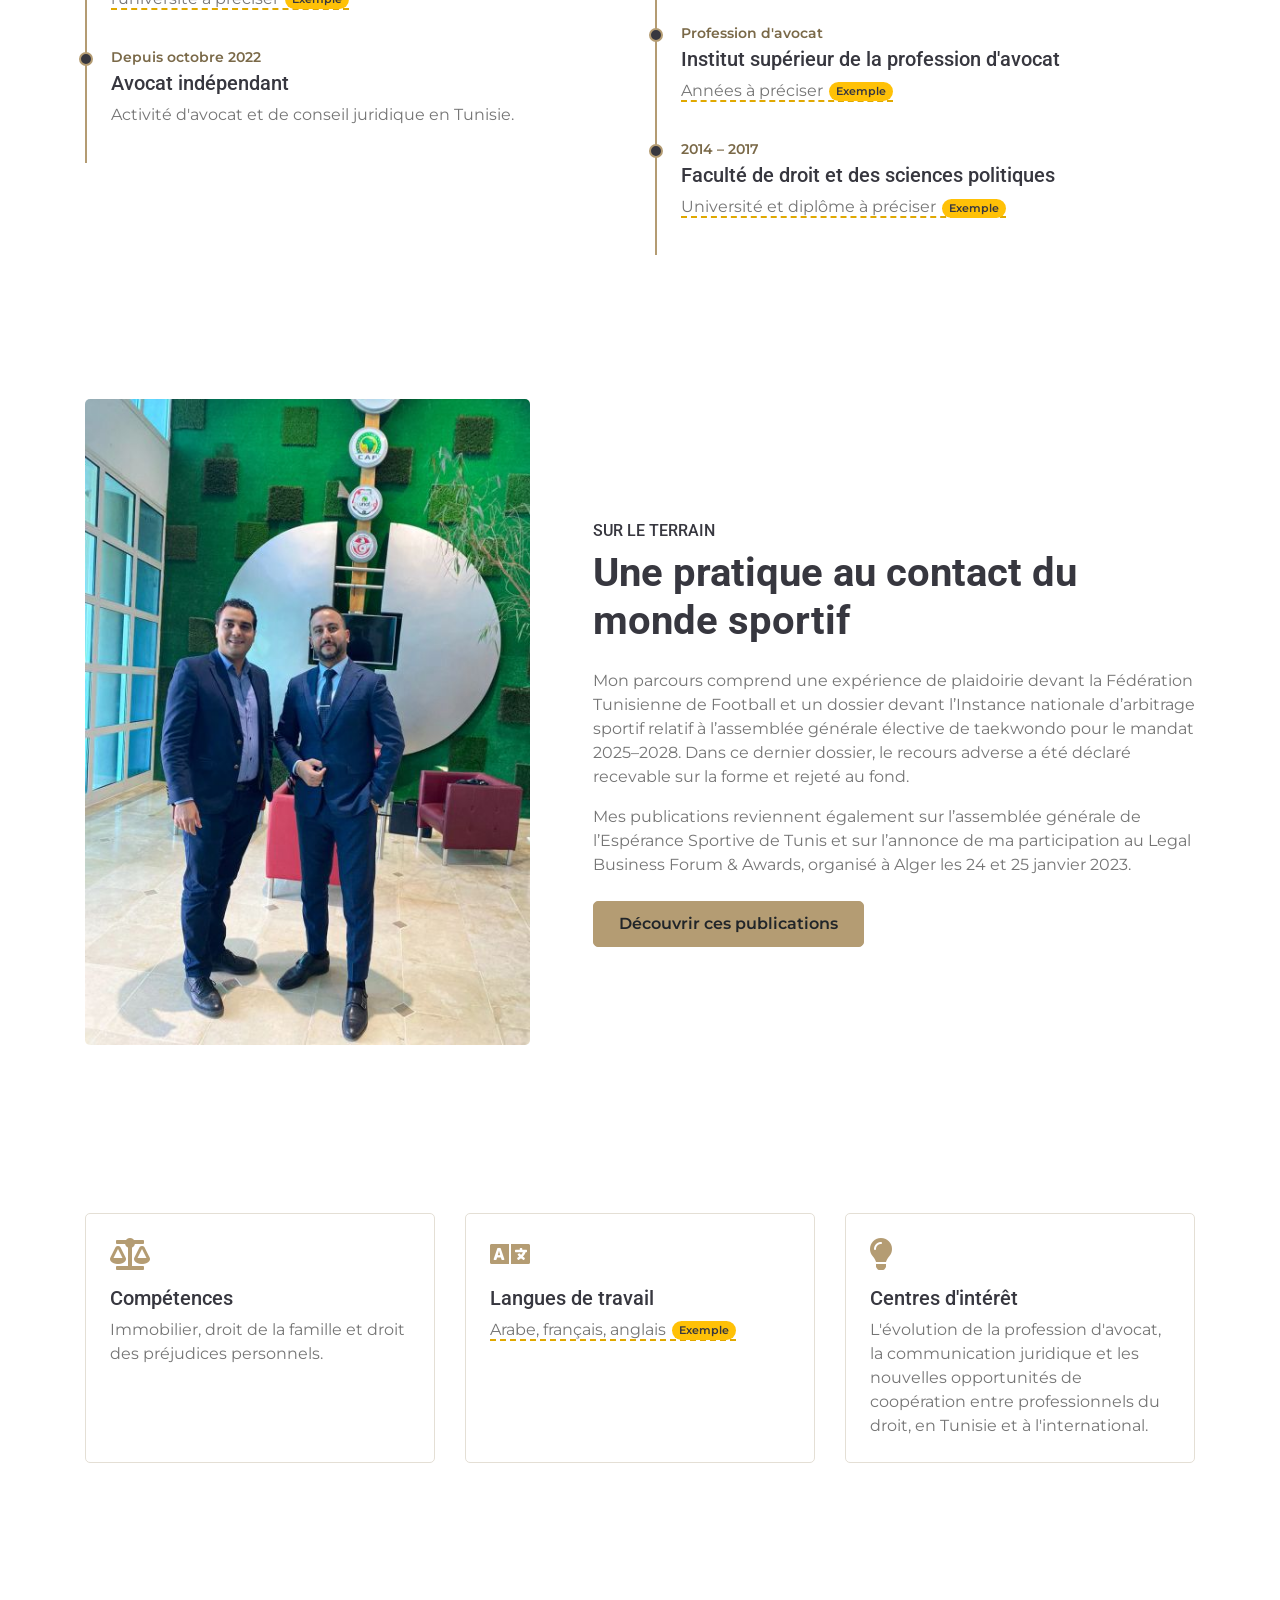
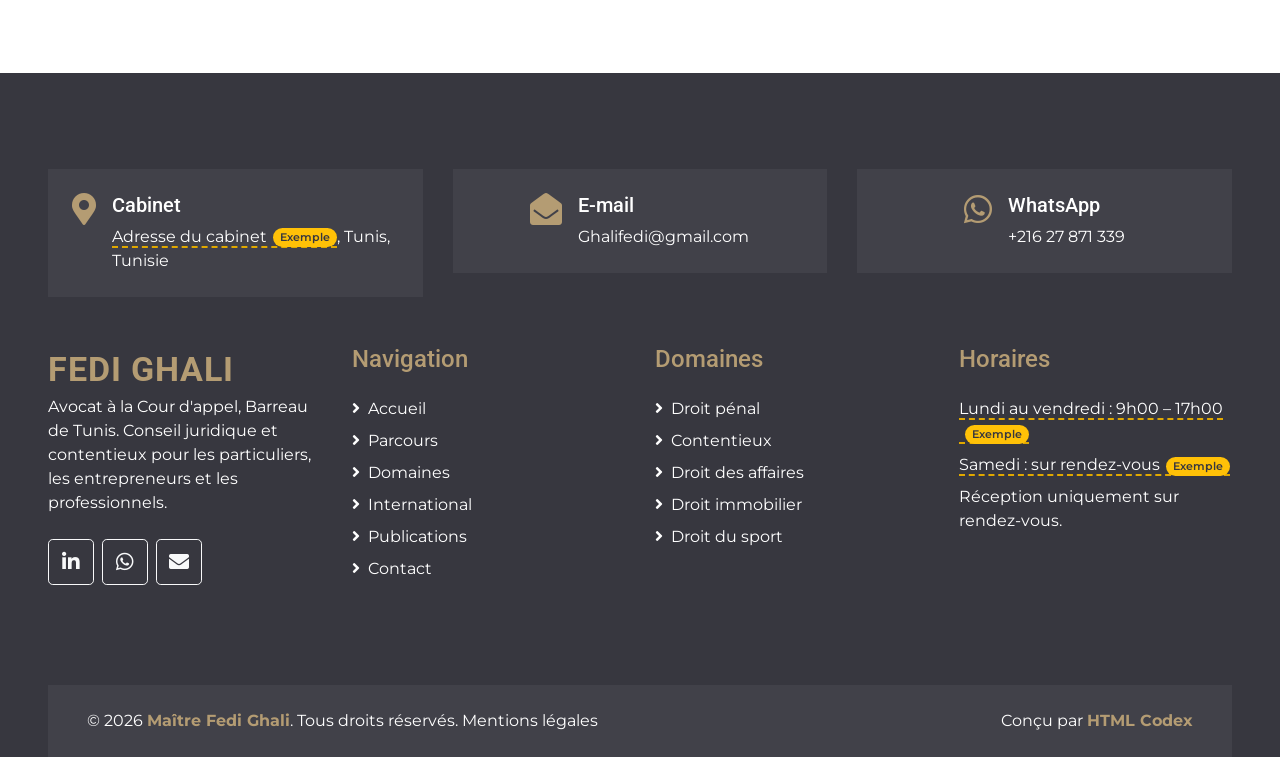
<file: about.html>
<!DOCTYPE html>
<html lang="fr">

<head>
    <meta charset="utf-8">
    <title>Parcours | Maître Fedi Ghali, avocat à Tunis</title>
    <meta content="width=device-width, initial-scale=1.0" name="viewport">
    <meta content="avocat Tunis, avocat Tunisie, droit pénal, contentieux, conseil juridique, droit des affaires, droit immobilier, droit du sport, Fedi Ghali" name="keywords">
    <meta content="Présentation, expérience et formation de Maître Fedi Ghali, avocat à la Cour d'appel au Barreau de Tunis." name="description">
    <meta property="og:title" content="Parcours | Maître Fedi Ghali, avocat à Tunis">
    <meta property="og:description" content="Présentation, expérience et formation de Maître Fedi Ghali, avocat à la Cour d'appel au Barreau de Tunis.">
    <meta property="og:type" content="website">
    <meta property="og:locale" content="fr_TN">

    <!-- Favicon -->
    <link href="img/favicon.svg" rel="icon" type="image/svg+xml">

    <!-- Google Web Fonts -->
    <link rel="preconnect" href="https://fonts.gstatic.com">
    <link href="https://fonts.googleapis.com/css2?family=Montserrat:wght@400;600&family=Roboto:wght@300;500;700&display=swap" rel="stylesheet">

    <!-- Font Awesome -->
    <link href="https://cdnjs.cloudflare.com/ajax/libs/font-awesome/5.10.0/css/all.min.css" rel="stylesheet">

    <!-- Libraries Stylesheet -->
    <link href="lib/owlcarousel/assets/owl.carousel.min.css" rel="stylesheet">
    <link href="lib/tempusdominus/css/tempusdominus-bootstrap-4.min.css" rel="stylesheet" />

    <!-- Customized Bootstrap Stylesheet -->
    <link href="css/style.css" rel="stylesheet">
    <link href="css/custom.css" rel="stylesheet">
</head>

<body>
    <!-- Header Start -->
    <div class="container-fluid">
        <div class="row">
            <div class="col-lg-3 bg-secondary d-none d-lg-block">
                <a href="index.html" class="navbar-brand brand w-100 h-100 m-0 p-0 d-flex flex-column align-items-center justify-content-center">
                    <span class="brand-name text-primary text-uppercase">Fedi Ghali</span>
                    <span class="brand-sub text-white">Avocat à la Cour d'appel</span>
                </a>
            </div>
            <div class="col-lg-9">
                <div class="row bg-white border-bottom d-none d-lg-flex">
                    <div class="col-lg-8 text-left">
                        <div class="h-100 d-inline-flex align-items-center py-2 px-3">
                            <i class="fa fa-envelope text-primary mr-2"></i>
                            <small><a class="text-body" href="mailto:Ghalifedi@gmail.com">Ghalifedi@gmail.com</a></small>
                        </div>
                        <div class="h-100 d-inline-flex align-items-center py-2 px-2">
                            <i class="fab fa-whatsapp text-primary mr-2"></i>
                            <small><a class="text-body" href="https://wa.me/21627871339" target="_blank" rel="noopener">+216 27 871 339</a></small>
                        </div>
                    </div>
                    <div class="col-lg-4 text-right">
                        <div class="d-inline-flex align-items-center p-2">
                            <a class="btn btn-sm btn-outline-primary btn-sm-square mr-2" href="https://www.linkedin.com/in/fedi-ghali-a6b941138/" target="_blank" rel="noopener" aria-label="LinkedIn">
                                <i class="fab fa-linkedin-in"></i>
                            </a>
                            <a class="btn btn-sm btn-outline-primary btn-sm-square mr-2" href="https://wa.me/21627871339" target="_blank" rel="noopener" aria-label="WhatsApp">
                                <i class="fab fa-whatsapp"></i>
                            </a>
                        </div>
                    </div>
                </div>
                <nav class="navbar navbar-expand-lg bg-white navbar-light p-0" aria-label="Navigation principale">
                    <a href="index.html" class="navbar-brand brand-mobile d-block d-lg-none">
                        <span class="brand-name text-primary text-uppercase">Fedi Ghali</span>
                    </a>
                    <button type="button" class="navbar-toggler" data-toggle="collapse" data-target="#navbarCollapse" aria-label="Ouvrir le menu">
                        <span class="navbar-toggler-icon"></span>
                    </button>
                    <div class="collapse navbar-collapse justify-content-between" id="navbarCollapse">
                        <div class="navbar-nav mr-auto py-0">
                            <a href="index.html" class="nav-item nav-link">Accueil</a>
                            <a href="about.html" class="nav-item nav-link active" aria-current="page">Parcours</a>
                            <a href="service.html" class="nav-item nav-link">Domaines</a>
                            <a href="international.html" class="nav-item nav-link">International</a>
                            <a href="publications.html" class="nav-item nav-link">Publications</a>
                            <a href="contact.html" class="nav-item nav-link">Contact</a>
                        </div>
                        <a href="index.html#rendez-vous" class="btn btn-primary mr-3 d-none d-xl-block">Prendre rendez-vous</a>
                    </div>
                </nav>
            </div>
        </div>
    </div>
    <!-- Header End -->


    <!-- Page Header Start -->
    <div class="container-fluid bg-page-header" style="margin-bottom: 90px;">
        <div class="container">
            <div class="d-flex flex-column align-items-center justify-content-center text-center" style="min-height: 400px">
                <h1 class="page-title text-white text-uppercase">Parcours</h1>
                <div class="d-inline-flex text-white">
                    <p class="m-0 text-uppercase"><a class="text-white" href="index.html">Accueil</a></p>
                    <i class="fa fa-angle-double-right pt-1 px-3"></i>
                    <p class="m-0 text-uppercase">Parcours</p>
                </div>
            </div>
        </div>
    </div>
    <!-- Page Header End -->


    <!-- About Start -->
    <div class="container-fluid py-5">
        <div class="container py-5">
            <div class="row align-items-center">
                <div class="col-lg-5">
                    <figure class="portrait m-0">
                        <img class="img-fluid rounded-top w-100" src="img/photo_profile_de_fedi_ghali.jpeg" alt="Portrait de Maître Fedi Ghali, avocat au Barreau de Tunis">
                        <figcaption class="bg-secondary text-primary text-center rounded-bottom p-3">Avocat à la Cour d'appel · Barreau de Tunis</figcaption>
                    </figure>
                </div>
                <div class="col-lg-7 mt-4 mt-lg-0 pl-lg-5">
                    <h6 class="text-uppercase">Présentation</h6>
                    <h2 class="section-title mb-4">Maître Fedi Ghali</h2>
                    <p>Je suis avocat à la Cour d'appel et j'exerce au Barreau de Tunis. J'interviens principalement en droit pénal, en contentieux et en conseil juridique, avec un intérêt particulier pour les problématiques liées aux affaires, aux entreprises et au droit du sport.</p>
                    <p>Mon activité m'amène à accompagner des particuliers, des entrepreneurs et des professionnels dans la compréhension, la sécurisation et la défense de leurs intérêts juridiques.</p>
                    <p>Je porte également une attention particulière aux dossiers à dimension internationale et au développement de relations professionnelles avec des avocats, des cabinets et des partenaires étrangers souhaitant travailler sur des problématiques liées à la Tunisie.</p>
                    <a href="contact.html" class="btn btn-primary mt-2">Me contacter</a>
                </div>
            </div>
        </div>
    </div>
    <!-- About End -->


    <!-- Parcours Start -->
    <div class="container-fluid py-5">
        <div class="container py-5">
            <div class="row">
                <div class="col-lg-6 mb-5 mb-lg-0">
                    <h6 class="text-uppercase">Pratique</h6>
                    <h2 class="section-title mb-4">Expérience</h2>
                    <ul class="timeline">
                        <li>
                            <p class="timeline-date">Depuis mars 2023</p>
                            <h5>Membre d'un laboratoire de droit civil</h5>
                            <p>Laboratoire de droit civil. <span class="exemple">Nom complet du laboratoire et de l'université à préciser</span></p>
                        </li>
                        <li>
                            <p class="timeline-date">Depuis octobre 2022</p>
                            <h5>Avocat indépendant</h5>
                            <p>Activité d'avocat et de conseil juridique en Tunisie.</p>
                        </li>
                    </ul>
                </div>
                <div class="col-lg-6">
                    <h6 class="text-uppercase">Études</h6>
                    <h2 class="section-title mb-4">Formation</h2>
                    <ul class="timeline">
                        <li>
                            <p class="timeline-date">Sciences criminelles</p>
                            <h5>Master de recherche en sciences criminelles</h5>
                            <p><span class="exemple">Établissement et années à préciser</span></p>
                        </li>
                        <li>
                            <p class="timeline-date">Profession d'avocat</p>
                            <h5>Institut supérieur de la profession d'avocat</h5>
                            <p><span class="exemple">Années à préciser</span></p>
                        </li>
                        <li>
                            <p class="timeline-date">2014 – 2017</p>
                            <h5>Faculté de droit et des sciences politiques</h5>
                            <p><span class="exemple">Université et diplôme à préciser</span></p>
                        </li>
                    </ul>
                </div>
            </div>
        </div>
    </div>
    <!-- Parcours End -->


    <section class="container py-5" aria-labelledby="engagement-title">
        <div class="row align-items-center">
            <div class="col-lg-5 mb-4"><img class="img-fluid rounded" src="img/pub3.jpeg" alt="Photographie accompagnant la publication sur la plaidoirie devant la Fédération Tunisienne de Football" loading="lazy"></div>
            <div class="col-lg-7 pl-lg-5"><h6 class="text-uppercase">Sur le terrain</h6><h2 id="engagement-title" class="section-title mb-4">Une pratique au contact du monde sportif</h2>
                <p>Mon parcours comprend une expérience de plaidoirie devant la Fédération Tunisienne de Football et un dossier devant l’Instance nationale d’arbitrage sportif relatif à l’assemblée générale élective de taekwondo pour le mandat 2025–2028. Dans ce dernier dossier, le recours adverse a été déclaré recevable sur la forme et rejeté au fond.</p>
                <p>Mes publications reviennent également sur l’assemblée générale de l’Espérance Sportive de Tunis et sur l’annonce de ma participation au Legal Business Forum &amp; Awards, organisé à Alger les 24 et 25 janvier 2023.</p>
                <a class="btn btn-primary mt-2" href="publications.html">Découvrir ces publications</a>
            </div>
        </div>
    </section>

    <!-- Infos Start -->
    <div class="container-fluid py-5">
        <div class="container py-5">
            <div class="row">
                <div class="col-lg-4 mb-4">
                    <div class="info-card h-100 bg-white rounded p-4">
                        <i class="fa fa-2x fa-balance-scale text-primary mb-3" aria-hidden="true"></i>
                        <h5>Compétences</h5>
                        <p class="mb-0">Immobilier, droit de la famille et droit des préjudices personnels.</p>
                    </div>
                </div>
                <div class="col-lg-4 mb-4">
                    <div class="info-card h-100 bg-white rounded p-4">
                        <i class="fa fa-2x fa-language text-primary mb-3" aria-hidden="true"></i>
                        <h5>Langues de travail</h5>
                        <p class="mb-0"><span class="exemple">Arabe, français, anglais</span></p>
                    </div>
                </div>
                <div class="col-lg-4 mb-4">
                    <div class="info-card h-100 bg-white rounded p-4">
                        <i class="fa fa-2x fa-lightbulb text-primary mb-3" aria-hidden="true"></i>
                        <h5>Centres d'intérêt</h5>
                        <p class="mb-0">L'évolution de la profession d'avocat, la communication juridique et les nouvelles opportunités de coopération entre professionnels du droit, en Tunisie et à l'international.</p>
                    </div>
                </div>
            </div>
        </div>
    </div>
    <!-- Infos End -->


    <!-- Footer Start -->
    <div class="container-fluid bg-secondary text-white pt-5 px-sm-3 px-md-5" style="margin-top: 90px;">
        <div class="row mt-5">
            <div class="col-lg-4">
                <div class="d-flex justify-content-lg-center p-4" style="background: rgba(256, 256, 256, .05);">
                    <i class="fa fa-2x fa-map-marker-alt text-primary"></i>
                    <div class="ml-3">
                        <h5 class="text-white">Cabinet</h5>
                        <p class="m-0"><span class="exemple">Adresse du cabinet</span>, Tunis, Tunisie</p>
                    </div>
                </div>
            </div>
            <div class="col-lg-4">
                <div class="d-flex justify-content-lg-center p-4" style="background: rgba(256, 256, 256, .05);">
                    <i class="fa fa-2x fa-envelope-open text-primary"></i>
                    <div class="ml-3">
                        <h5 class="text-white">E-mail</h5>
                        <p class="m-0"><a class="text-white" href="mailto:Ghalifedi@gmail.com">Ghalifedi@gmail.com</a></p>
                    </div>
                </div>
            </div>
            <div class="col-lg-4">
                <div class="d-flex justify-content-lg-center p-4" style="background: rgba(256, 256, 256, .05);">
                    <i class="fab fa-2x fa-whatsapp text-primary"></i>
                    <div class="ml-3">
                        <h5 class="text-white">WhatsApp</h5>
                        <p class="m-0"><a class="text-white" href="https://wa.me/21627871339" target="_blank" rel="noopener">+216 27 871 339</a></p>
                    </div>
                </div>
            </div>
        </div>
        <div class="row pt-5">
            <div class="col-lg-3 col-md-6 mb-5">
                <a href="index.html" class="navbar-brand">
                    <span class="brand-name text-primary text-uppercase">Fedi Ghali</span>
                </a>
                <p>Avocat à la Cour d'appel, Barreau de Tunis. Conseil juridique et contentieux pour les particuliers, les entrepreneurs et les professionnels.</p>
                <div class="d-flex justify-content-start mt-4">
                    <a class="btn btn-lg btn-outline-light btn-lg-square mr-2" href="https://www.linkedin.com/in/fedi-ghali-a6b941138/" target="_blank" rel="noopener" aria-label="LinkedIn"><i class="fab fa-linkedin-in"></i></a>
                    <a class="btn btn-lg btn-outline-light btn-lg-square mr-2" href="https://wa.me/21627871339" target="_blank" rel="noopener" aria-label="WhatsApp"><i class="fab fa-whatsapp"></i></a>
                    <a class="btn btn-lg btn-outline-light btn-lg-square" href="mailto:Ghalifedi@gmail.com" aria-label="E-mail"><i class="fa fa-envelope"></i></a>
                </div>
            </div>
            <div class="col-lg-3 col-md-6 mb-5">
                <h4 class="font-weight-semi-bold text-primary mb-4">Navigation</h4>
                <div class="d-flex flex-column justify-content-start">
                    <a class="text-white mb-2" href="index.html"><i class="fa fa-angle-right mr-2"></i>Accueil</a>
                    <a class="text-white mb-2" href="about.html"><i class="fa fa-angle-right mr-2"></i>Parcours</a>
                    <a class="text-white mb-2" href="service.html"><i class="fa fa-angle-right mr-2"></i>Domaines</a>
                    <a class="text-white mb-2" href="international.html"><i class="fa fa-angle-right mr-2"></i>International</a>
                    <a class="text-white mb-2" href="publications.html"><i class="fa fa-angle-right mr-2"></i>Publications</a>
                    <a class="text-white mb-2" href="contact.html"><i class="fa fa-angle-right mr-2"></i>Contact</a>
                </div>
            </div>
            <div class="col-lg-3 col-md-6 mb-5">
                <h4 class="font-weight-semi-bold text-primary mb-4">Domaines</h4>
                <div class="d-flex flex-column justify-content-start">
                    <a class="text-white mb-2" href="service.html#droit-penal"><i class="fa fa-angle-right mr-2"></i>Droit pénal</a>
                    <a class="text-white mb-2" href="service.html#contentieux"><i class="fa fa-angle-right mr-2"></i>Contentieux</a>
                    <a class="text-white mb-2" href="service.html#affaires"><i class="fa fa-angle-right mr-2"></i>Droit des affaires</a>
                    <a class="text-white mb-2" href="service.html#immobilier"><i class="fa fa-angle-right mr-2"></i>Droit immobilier</a>
                    <a class="text-white" href="service.html#sport"><i class="fa fa-angle-right mr-2"></i>Droit du sport</a>
                </div>
            </div>
            <div class="col-lg-3 col-md-6 mb-5">
                <h4 class="font-weight-semi-bold text-primary mb-4">Horaires</h4>
                <p class="mb-2"><span class="exemple">Lundi au vendredi : 9h00 – 17h00</span></p>
                <p class="mb-2"><span class="exemple">Samedi : sur rendez-vous</span></p>
                <p class="mb-0">Réception uniquement sur rendez-vous.</p>
            </div>
        </div>
        <div class="row p-4 mt-5 mx-0" style="background: rgba(256, 256, 256, .05);">
            <div class="col-md-6 text-center text-md-left mb-3 mb-md-0">
                <p class="m-0 text-white">&copy; 2026 <a class="font-weight-bold" href="index.html">Maître Fedi Ghali</a>. Tous droits réservés. <a class="text-white" href="mentions-legales.html">Mentions légales</a></p>
            </div>
            <div class="col-md-6 text-center text-md-right">
                <p class="m-0 text-white">Conçu par <a class="font-weight-bold" href="https://htmlcodex.com">HTML Codex</a></p>
            </div>
        </div>
    </div>
    <!-- Footer End -->


    <!-- WhatsApp -->
    <a href="https://wa.me/21627871339" class="whatsapp-float" target="_blank" rel="noopener" aria-label="Écrire sur WhatsApp"><i class="fab fa-whatsapp"></i></a>

    <!-- Back to Top -->
    <a href="#" class="btn btn-primary px-3 back-to-top" aria-label="Retour en haut de page"><i class="fa fa-angle-double-up"></i></a>


    <!-- JavaScript Libraries -->
    <script src="https://code.jquery.com/jquery-3.4.1.min.js"></script>
    <script src="https://cdn.jsdelivr.net/npm/bootstrap@4.4.1/dist/js/bootstrap.bundle.min.js"></script>
    <script src="lib/easing/easing.min.js"></script>
    <script src="lib/waypoints/waypoints.min.js"></script>
    <script src="lib/owlcarousel/owl.carousel.min.js"></script>
    <script src="lib/tempusdominus/js/moment.min.js"></script>
    <script src="lib/tempusdominus/js/moment-timezone.min.js"></script>
    <script src="lib/tempusdominus/js/tempusdominus-bootstrap-4.min.js"></script>

    <!-- Contact Javascript File -->
    <script src="mail/jqBootstrapValidation.min.js"></script>
    <script src="mail/contact.js"></script>

    <!-- Template Javascript -->
    <script src="js/main.js"></script>
</body>

</html>
</file>
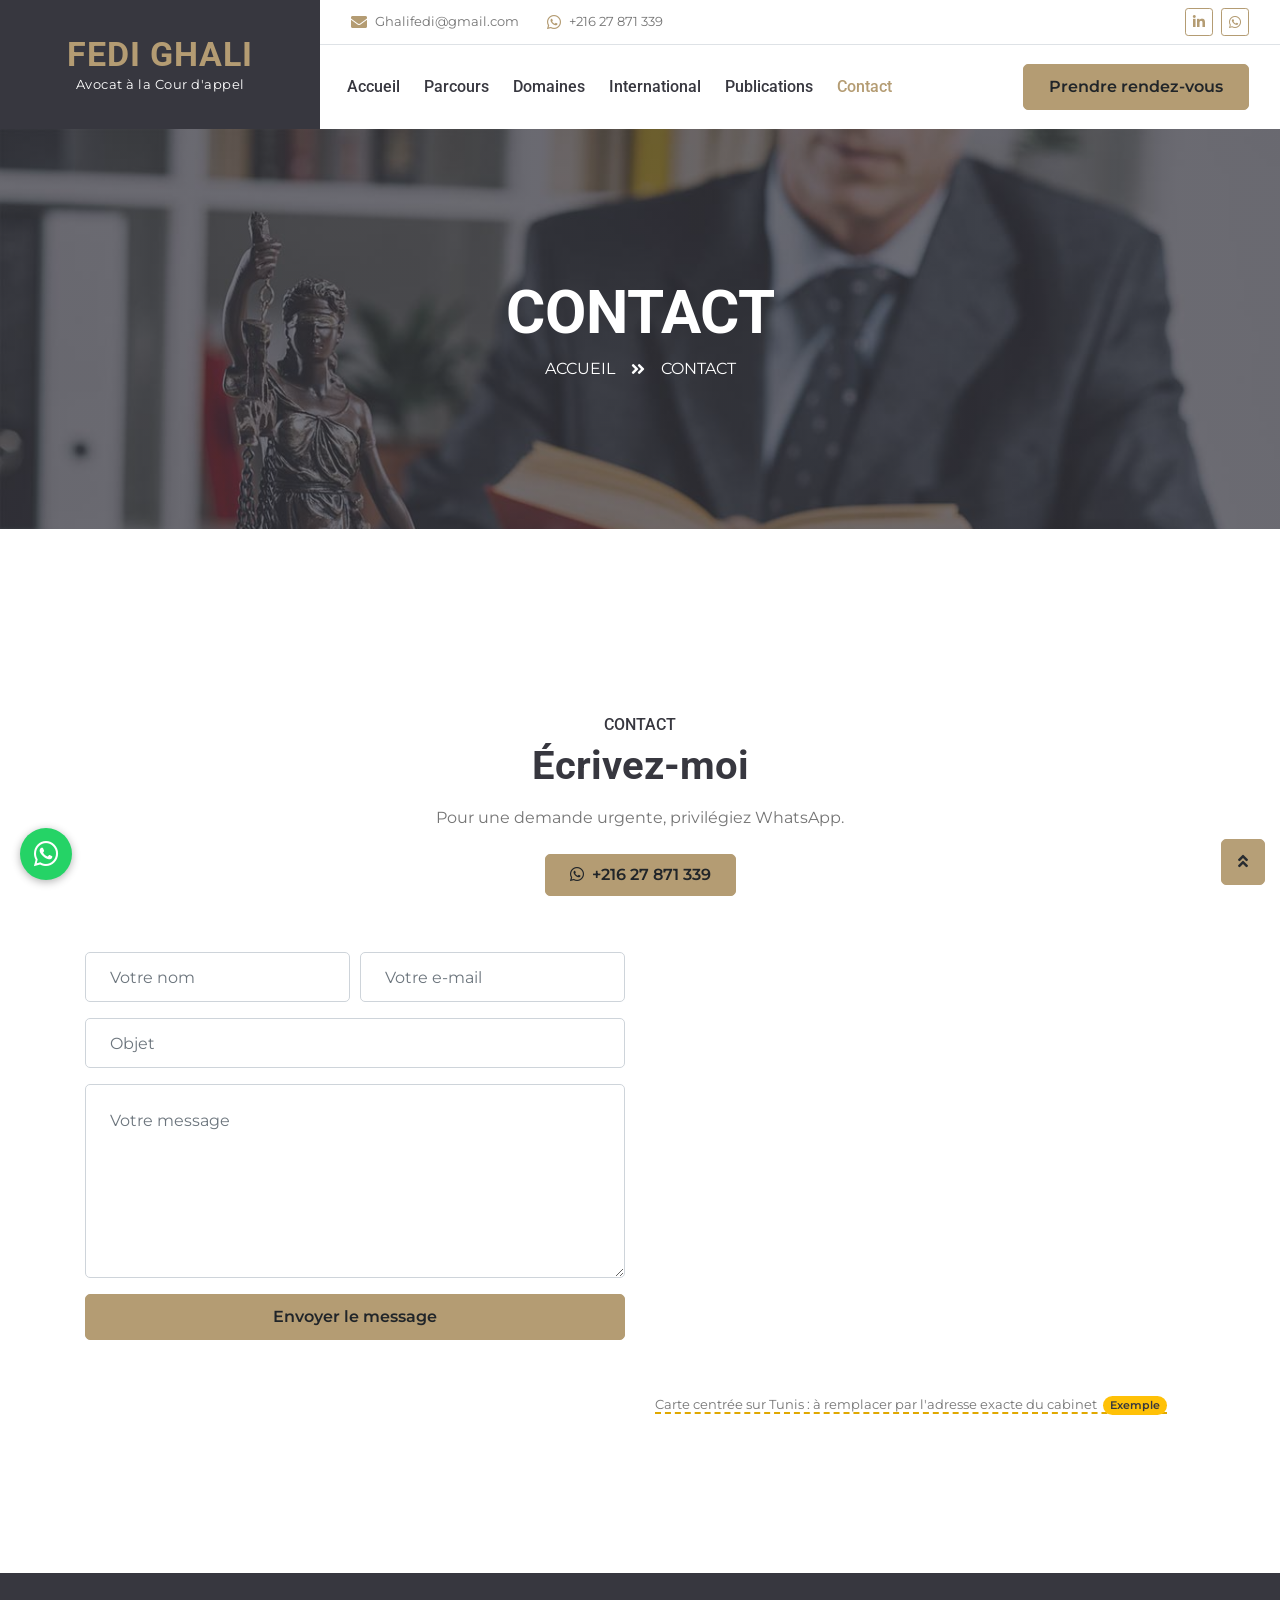
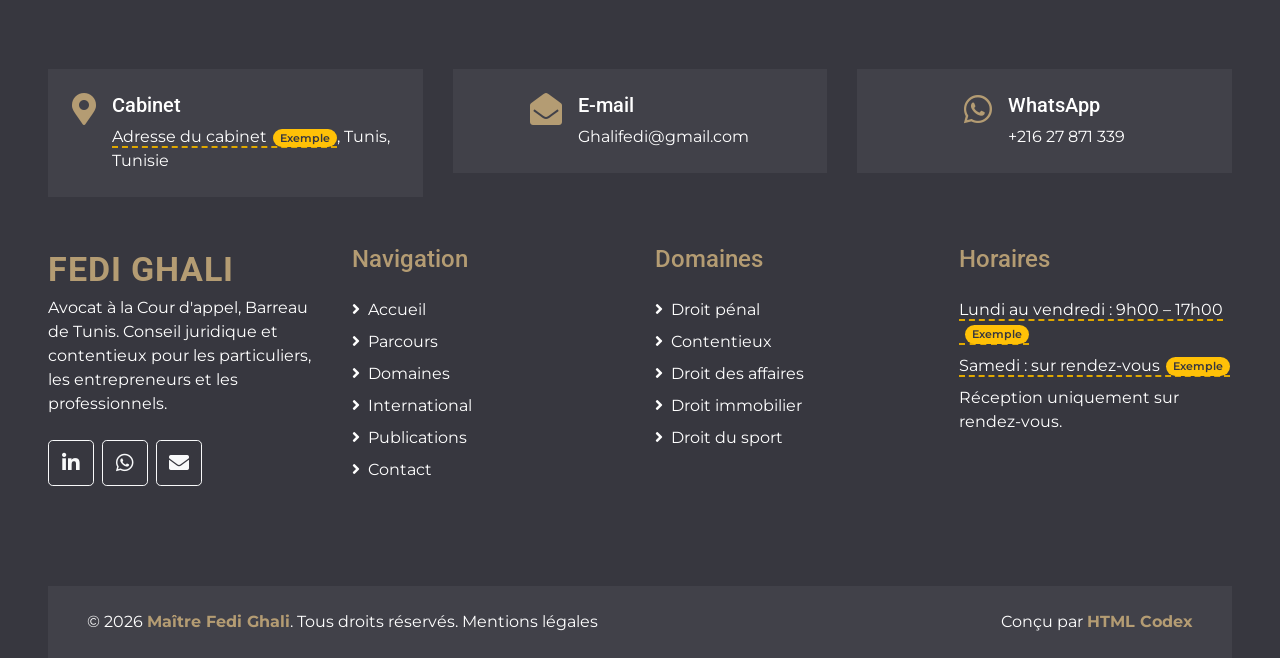
<file: contact.html>
<!DOCTYPE html>
<html lang="fr">

<head>
    <meta charset="utf-8">
    <title>Contact | Maître Fedi Ghali, avocat à Tunis</title>
    <meta content="width=device-width, initial-scale=1.0" name="viewport">
    <meta content="avocat Tunis, avocat Tunisie, droit pénal, contentieux, conseil juridique, droit des affaires, droit immobilier, droit du sport, Fedi Ghali" name="keywords">
    <meta content="Contactez Maître Fedi Ghali, avocat au Barreau de Tunis, par e-mail, sur WhatsApp ou via le formulaire du site." name="description">
    <meta property="og:title" content="Contact | Maître Fedi Ghali, avocat à Tunis">
    <meta property="og:description" content="Contactez Maître Fedi Ghali, avocat au Barreau de Tunis, par e-mail, sur WhatsApp ou via le formulaire du site.">
    <meta property="og:type" content="website">
    <meta property="og:locale" content="fr_TN">

    <!-- Favicon -->
    <link href="img/favicon.svg" rel="icon" type="image/svg+xml">

    <!-- Google Web Fonts -->
    <link rel="preconnect" href="https://fonts.gstatic.com">
    <link href="https://fonts.googleapis.com/css2?family=Montserrat:wght@400;600&family=Roboto:wght@300;500;700&display=swap" rel="stylesheet">

    <!-- Font Awesome -->
    <link href="https://cdnjs.cloudflare.com/ajax/libs/font-awesome/5.10.0/css/all.min.css" rel="stylesheet">

    <!-- Libraries Stylesheet -->
    <link href="lib/owlcarousel/assets/owl.carousel.min.css" rel="stylesheet">
    <link href="lib/tempusdominus/css/tempusdominus-bootstrap-4.min.css" rel="stylesheet" />

    <!-- Customized Bootstrap Stylesheet -->
    <link href="css/style.css" rel="stylesheet">
    <link href="css/custom.css" rel="stylesheet">
</head>

<body>
    <!-- Header Start -->
    <div class="container-fluid">
        <div class="row">
            <div class="col-lg-3 bg-secondary d-none d-lg-block">
                <a href="index.html" class="navbar-brand brand w-100 h-100 m-0 p-0 d-flex flex-column align-items-center justify-content-center">
                    <span class="brand-name text-primary text-uppercase">Fedi Ghali</span>
                    <span class="brand-sub text-white">Avocat à la Cour d'appel</span>
                </a>
            </div>
            <div class="col-lg-9">
                <div class="row bg-white border-bottom d-none d-lg-flex">
                    <div class="col-lg-8 text-left">
                        <div class="h-100 d-inline-flex align-items-center py-2 px-3">
                            <i class="fa fa-envelope text-primary mr-2"></i>
                            <small><a class="text-body" href="mailto:Ghalifedi@gmail.com">Ghalifedi@gmail.com</a></small>
                        </div>
                        <div class="h-100 d-inline-flex align-items-center py-2 px-2">
                            <i class="fab fa-whatsapp text-primary mr-2"></i>
                            <small><a class="text-body" href="https://wa.me/21627871339" target="_blank" rel="noopener">+216 27 871 339</a></small>
                        </div>
                    </div>
                    <div class="col-lg-4 text-right">
                        <div class="d-inline-flex align-items-center p-2">
                            <a class="btn btn-sm btn-outline-primary btn-sm-square mr-2" href="https://www.linkedin.com/in/fedi-ghali-a6b941138/" target="_blank" rel="noopener" aria-label="LinkedIn">
                                <i class="fab fa-linkedin-in"></i>
                            </a>
                            <a class="btn btn-sm btn-outline-primary btn-sm-square mr-2" href="https://wa.me/21627871339" target="_blank" rel="noopener" aria-label="WhatsApp">
                                <i class="fab fa-whatsapp"></i>
                            </a>
                        </div>
                    </div>
                </div>
                <nav class="navbar navbar-expand-lg bg-white navbar-light p-0" aria-label="Navigation principale">
                    <a href="index.html" class="navbar-brand brand-mobile d-block d-lg-none">
                        <span class="brand-name text-primary text-uppercase">Fedi Ghali</span>
                    </a>
                    <button type="button" class="navbar-toggler" data-toggle="collapse" data-target="#navbarCollapse" aria-label="Ouvrir le menu">
                        <span class="navbar-toggler-icon"></span>
                    </button>
                    <div class="collapse navbar-collapse justify-content-between" id="navbarCollapse">
                        <div class="navbar-nav mr-auto py-0">
                            <a href="index.html" class="nav-item nav-link">Accueil</a>
                            <a href="about.html" class="nav-item nav-link">Parcours</a>
                            <a href="service.html" class="nav-item nav-link">Domaines</a>
                            <a href="international.html" class="nav-item nav-link">International</a>
                            <a href="publications.html" class="nav-item nav-link">Publications</a>
                            <a href="contact.html" class="nav-item nav-link active" aria-current="page">Contact</a>
                        </div>
                        <a href="index.html#rendez-vous" class="btn btn-primary mr-3 d-none d-xl-block">Prendre rendez-vous</a>
                    </div>
                </nav>
            </div>
        </div>
    </div>
    <!-- Header End -->


    <!-- Page Header Start -->
    <div class="container-fluid bg-page-header" style="margin-bottom: 90px;">
        <div class="container">
            <div class="d-flex flex-column align-items-center justify-content-center text-center" style="min-height: 400px">
                <h1 class="page-title text-white text-uppercase">Contact</h1>
                <div class="d-inline-flex text-white">
                    <p class="m-0 text-uppercase"><a class="text-white" href="index.html">Accueil</a></p>
                    <i class="fa fa-angle-double-right pt-1 px-3"></i>
                    <p class="m-0 text-uppercase">Contact</p>
                </div>
            </div>
        </div>
    </div>
    <!-- Page Header End -->


    <!-- Contact Start -->
    <div class="container-fluid py-5">
        <div class="container py-5">
            <div class="text-center pb-2">
                <h6 class="text-uppercase">Contact</h6>
                <h2 class="section-title mb-3">Écrivez-moi</h2>
                <p class="mb-4">Pour une demande urgente, privilégiez WhatsApp.</p>
                <a class="btn btn-primary py-2 px-4 mb-5" href="https://wa.me/21627871339" target="_blank" rel="noopener"><i class="fab fa-whatsapp mr-2"></i>+216 27 871 339</a>
            </div>
            <div class="row">
                <div class="col-lg-6 mb-5 mb-lg-0">
                    <div class="contact-form">
                        <div id="success"></div>
                        <form name="sentMessage" id="contactForm" novalidate="novalidate">
                            <div class="form-row">
                                <div class="col-sm-6 control-group">
                                    <input type="text" class="form-control p-4" id="name" placeholder="Votre nom" aria-label="Votre nom" required="required" data-validation-required-message="Veuillez indiquer votre nom" />
                                    <p class="help-block text-danger"></p>
                                </div>
                                <div class="col-sm-6 control-group">
                                    <input type="email" class="form-control p-4" id="email" placeholder="Votre e-mail" aria-label="Votre e-mail" required="required" data-validation-required-message="Veuillez indiquer votre e-mail" data-validation-email-message="Cette adresse e-mail n'est pas valide" />
                                    <p class="help-block text-danger"></p>
                                </div>
                            </div>
                            <div class="control-group">
                                <input type="text" class="form-control p-4" id="subject" placeholder="Objet" aria-label="Objet" required="required" data-validation-required-message="Veuillez indiquer l'objet de votre message" />
                                <p class="help-block text-danger"></p>
                            </div>
                            <div class="control-group">
                                <textarea class="form-control p-4" rows="6" id="message" placeholder="Votre message" aria-label="Votre message" required="required" data-validation-required-message="Veuillez écrire votre message"></textarea>
                                <p class="help-block text-danger"></p>
                            </div>
                            <div>
                                <button class="btn btn-primary btn-block" type="submit" id="sendMessageButton">Envoyer le message</button>
                            </div>
                        </form>
                    </div>
                </div>
                <div class="col-lg-6" style="min-height: 400px;">
                    <div class="position-relative h-100 rounded overflow-hidden">
                        <iframe title="Carte de Tunis" style="width: 100%; height: 100%; min-height: 400px; border: 0;"
                        src="https://www.openstreetmap.org/export/embed.html?bbox=10.10%2C36.76%2C10.26%2C36.86&amp;layer=mapnik&amp;marker=36.8065%2C10.1815"
                        allowfullscreen=""></iframe>
                    </div>
                    <p class="small mt-2 mb-0"><span class="exemple">Carte centrée sur Tunis : à remplacer par l'adresse exacte du cabinet</span></p>
                </div>
            </div>
        </div>
    </div>
    <!-- Contact End -->


    <!-- Footer Start -->
    <div class="container-fluid bg-secondary text-white pt-5 px-sm-3 px-md-5" style="margin-top: 90px;">
        <div class="row mt-5">
            <div class="col-lg-4">
                <div class="d-flex justify-content-lg-center p-4" style="background: rgba(256, 256, 256, .05);">
                    <i class="fa fa-2x fa-map-marker-alt text-primary"></i>
                    <div class="ml-3">
                        <h5 class="text-white">Cabinet</h5>
                        <p class="m-0"><span class="exemple">Adresse du cabinet</span>, Tunis, Tunisie</p>
                    </div>
                </div>
            </div>
            <div class="col-lg-4">
                <div class="d-flex justify-content-lg-center p-4" style="background: rgba(256, 256, 256, .05);">
                    <i class="fa fa-2x fa-envelope-open text-primary"></i>
                    <div class="ml-3">
                        <h5 class="text-white">E-mail</h5>
                        <p class="m-0"><a class="text-white" href="mailto:Ghalifedi@gmail.com">Ghalifedi@gmail.com</a></p>
                    </div>
                </div>
            </div>
            <div class="col-lg-4">
                <div class="d-flex justify-content-lg-center p-4" style="background: rgba(256, 256, 256, .05);">
                    <i class="fab fa-2x fa-whatsapp text-primary"></i>
                    <div class="ml-3">
                        <h5 class="text-white">WhatsApp</h5>
                        <p class="m-0"><a class="text-white" href="https://wa.me/21627871339" target="_blank" rel="noopener">+216 27 871 339</a></p>
                    </div>
                </div>
            </div>
        </div>
        <div class="row pt-5">
            <div class="col-lg-3 col-md-6 mb-5">
                <a href="index.html" class="navbar-brand">
                    <span class="brand-name text-primary text-uppercase">Fedi Ghali</span>
                </a>
                <p>Avocat à la Cour d'appel, Barreau de Tunis. Conseil juridique et contentieux pour les particuliers, les entrepreneurs et les professionnels.</p>
                <div class="d-flex justify-content-start mt-4">
                    <a class="btn btn-lg btn-outline-light btn-lg-square mr-2" href="https://www.linkedin.com/in/fedi-ghali-a6b941138/" target="_blank" rel="noopener" aria-label="LinkedIn"><i class="fab fa-linkedin-in"></i></a>
                    <a class="btn btn-lg btn-outline-light btn-lg-square mr-2" href="https://wa.me/21627871339" target="_blank" rel="noopener" aria-label="WhatsApp"><i class="fab fa-whatsapp"></i></a>
                    <a class="btn btn-lg btn-outline-light btn-lg-square" href="mailto:Ghalifedi@gmail.com" aria-label="E-mail"><i class="fa fa-envelope"></i></a>
                </div>
            </div>
            <div class="col-lg-3 col-md-6 mb-5">
                <h4 class="font-weight-semi-bold text-primary mb-4">Navigation</h4>
                <div class="d-flex flex-column justify-content-start">
                    <a class="text-white mb-2" href="index.html"><i class="fa fa-angle-right mr-2"></i>Accueil</a>
                    <a class="text-white mb-2" href="about.html"><i class="fa fa-angle-right mr-2"></i>Parcours</a>
                    <a class="text-white mb-2" href="service.html"><i class="fa fa-angle-right mr-2"></i>Domaines</a>
                    <a class="text-white mb-2" href="international.html"><i class="fa fa-angle-right mr-2"></i>International</a>
                    <a class="text-white mb-2" href="publications.html"><i class="fa fa-angle-right mr-2"></i>Publications</a>
                    <a class="text-white mb-2" href="contact.html"><i class="fa fa-angle-right mr-2"></i>Contact</a>
                </div>
            </div>
            <div class="col-lg-3 col-md-6 mb-5">
                <h4 class="font-weight-semi-bold text-primary mb-4">Domaines</h4>
                <div class="d-flex flex-column justify-content-start">
                    <a class="text-white mb-2" href="service.html#droit-penal"><i class="fa fa-angle-right mr-2"></i>Droit pénal</a>
                    <a class="text-white mb-2" href="service.html#contentieux"><i class="fa fa-angle-right mr-2"></i>Contentieux</a>
                    <a class="text-white mb-2" href="service.html#affaires"><i class="fa fa-angle-right mr-2"></i>Droit des affaires</a>
                    <a class="text-white mb-2" href="service.html#immobilier"><i class="fa fa-angle-right mr-2"></i>Droit immobilier</a>
                    <a class="text-white" href="service.html#sport"><i class="fa fa-angle-right mr-2"></i>Droit du sport</a>
                </div>
            </div>
            <div class="col-lg-3 col-md-6 mb-5">
                <h4 class="font-weight-semi-bold text-primary mb-4">Horaires</h4>
                <p class="mb-2"><span class="exemple">Lundi au vendredi : 9h00 – 17h00</span></p>
                <p class="mb-2"><span class="exemple">Samedi : sur rendez-vous</span></p>
                <p class="mb-0">Réception uniquement sur rendez-vous.</p>
            </div>
        </div>
        <div class="row p-4 mt-5 mx-0" style="background: rgba(256, 256, 256, .05);">
            <div class="col-md-6 text-center text-md-left mb-3 mb-md-0">
                <p class="m-0 text-white">&copy; 2026 <a class="font-weight-bold" href="index.html">Maître Fedi Ghali</a>. Tous droits réservés. <a class="text-white" href="mentions-legales.html">Mentions légales</a></p>
            </div>
            <div class="col-md-6 text-center text-md-right">
                <p class="m-0 text-white">Conçu par <a class="font-weight-bold" href="https://htmlcodex.com">HTML Codex</a></p>
            </div>
        </div>
    </div>
    <!-- Footer End -->


    <!-- WhatsApp -->
    <a href="https://wa.me/21627871339" class="whatsapp-float" target="_blank" rel="noopener" aria-label="Écrire sur WhatsApp"><i class="fab fa-whatsapp"></i></a>

    <!-- Back to Top -->
    <a href="#" class="btn btn-primary px-3 back-to-top" aria-label="Retour en haut de page"><i class="fa fa-angle-double-up"></i></a>


    <!-- JavaScript Libraries -->
    <script src="https://code.jquery.com/jquery-3.4.1.min.js"></script>
    <script src="https://cdn.jsdelivr.net/npm/bootstrap@4.4.1/dist/js/bootstrap.bundle.min.js"></script>
    <script src="lib/easing/easing.min.js"></script>
    <script src="lib/waypoints/waypoints.min.js"></script>
    <script src="lib/owlcarousel/owl.carousel.min.js"></script>
    <script src="lib/tempusdominus/js/moment.min.js"></script>
    <script src="lib/tempusdominus/js/moment-timezone.min.js"></script>
    <script src="lib/tempusdominus/js/tempusdominus-bootstrap-4.min.js"></script>

    <!-- Contact Javascript File -->
    <script src="mail/jqBootstrapValidation.min.js"></script>
    <script src="mail/contact.js"></script>

    <!-- Template Javascript -->
    <script src="js/main.js"></script>
</body>

</html>
</file>
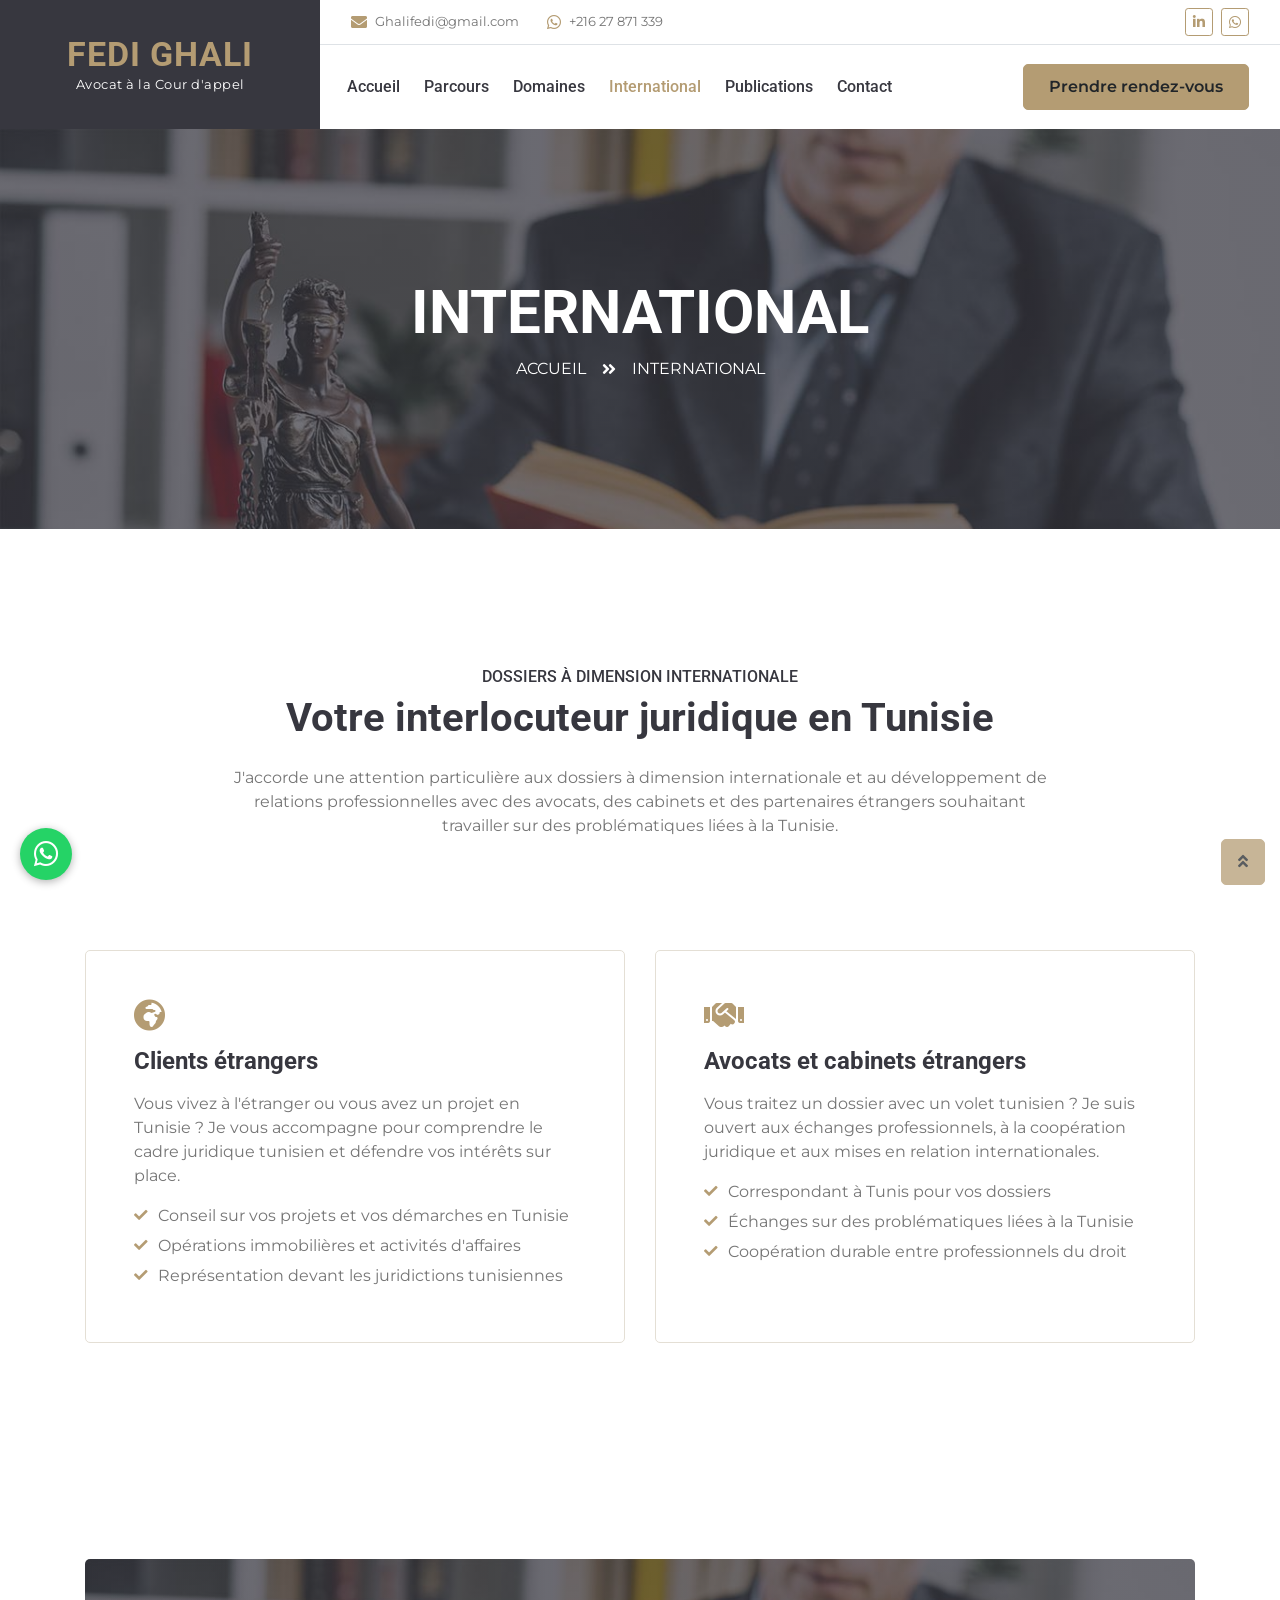
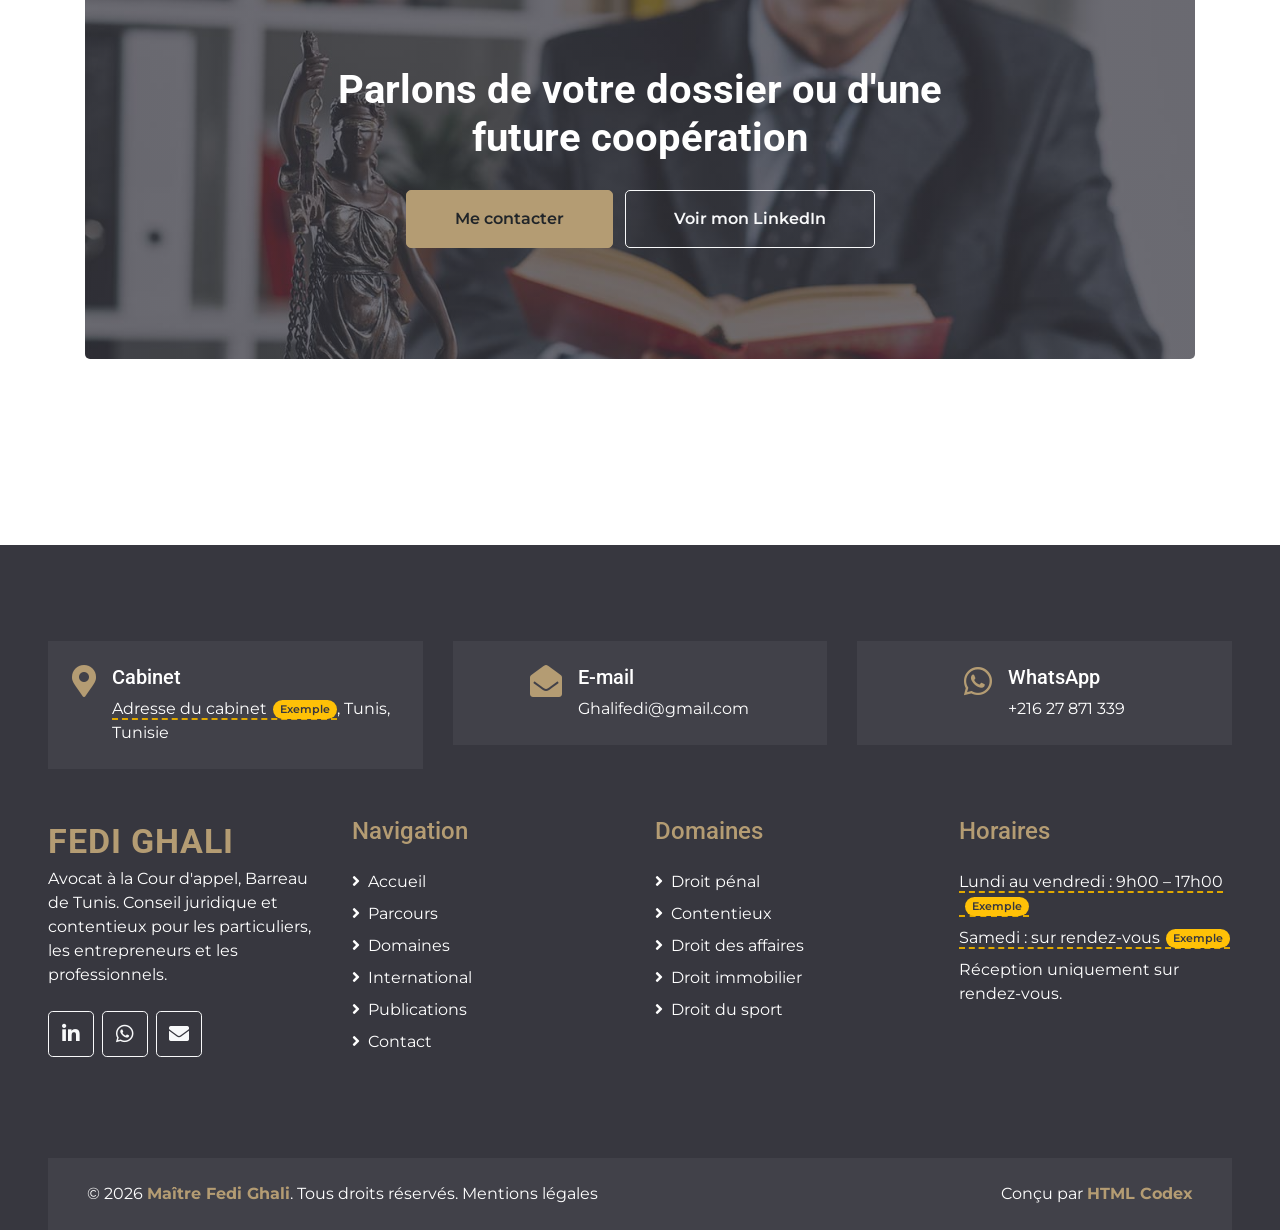
<file: international.html>
<!DOCTYPE html>
<html lang="fr">

<head>
    <meta charset="utf-8">
    <title>International | Maître Fedi Ghali, avocat à Tunis</title>
    <meta content="width=device-width, initial-scale=1.0" name="viewport">
    <meta content="avocat Tunis, avocat Tunisie, droit pénal, contentieux, conseil juridique, droit des affaires, droit immobilier, droit du sport, Fedi Ghali" name="keywords">
    <meta content="Accompagnement des clients étrangers en Tunisie et coopération avec des avocats et cabinets étrangers." name="description">
    <meta property="og:title" content="International | Maître Fedi Ghali, avocat à Tunis">
    <meta property="og:description" content="Accompagnement des clients étrangers en Tunisie et coopération avec des avocats et cabinets étrangers.">
    <meta property="og:type" content="website">
    <meta property="og:locale" content="fr_TN">

    <!-- Favicon -->
    <link href="img/favicon.svg" rel="icon" type="image/svg+xml">

    <!-- Google Web Fonts -->
    <link rel="preconnect" href="https://fonts.gstatic.com">
    <link href="https://fonts.googleapis.com/css2?family=Montserrat:wght@400;600&family=Roboto:wght@300;500;700&display=swap" rel="stylesheet">

    <!-- Font Awesome -->
    <link href="https://cdnjs.cloudflare.com/ajax/libs/font-awesome/5.10.0/css/all.min.css" rel="stylesheet">

    <!-- Libraries Stylesheet -->
    <link href="lib/owlcarousel/assets/owl.carousel.min.css" rel="stylesheet">
    <link href="lib/tempusdominus/css/tempusdominus-bootstrap-4.min.css" rel="stylesheet" />

    <!-- Customized Bootstrap Stylesheet -->
    <link href="css/style.css" rel="stylesheet">
    <link href="css/custom.css" rel="stylesheet">
</head>

<body>
    <!-- Header Start -->
    <div class="container-fluid">
        <div class="row">
            <div class="col-lg-3 bg-secondary d-none d-lg-block">
                <a href="index.html" class="navbar-brand brand w-100 h-100 m-0 p-0 d-flex flex-column align-items-center justify-content-center">
                    <span class="brand-name text-primary text-uppercase">Fedi Ghali</span>
                    <span class="brand-sub text-white">Avocat à la Cour d'appel</span>
                </a>
            </div>
            <div class="col-lg-9">
                <div class="row bg-white border-bottom d-none d-lg-flex">
                    <div class="col-lg-8 text-left">
                        <div class="h-100 d-inline-flex align-items-center py-2 px-3">
                            <i class="fa fa-envelope text-primary mr-2"></i>
                            <small><a class="text-body" href="mailto:Ghalifedi@gmail.com">Ghalifedi@gmail.com</a></small>
                        </div>
                        <div class="h-100 d-inline-flex align-items-center py-2 px-2">
                            <i class="fab fa-whatsapp text-primary mr-2"></i>
                            <small><a class="text-body" href="https://wa.me/21627871339" target="_blank" rel="noopener">+216 27 871 339</a></small>
                        </div>
                    </div>
                    <div class="col-lg-4 text-right">
                        <div class="d-inline-flex align-items-center p-2">
                            <a class="btn btn-sm btn-outline-primary btn-sm-square mr-2" href="https://www.linkedin.com/in/fedi-ghali-a6b941138/" target="_blank" rel="noopener" aria-label="LinkedIn">
                                <i class="fab fa-linkedin-in"></i>
                            </a>
                            <a class="btn btn-sm btn-outline-primary btn-sm-square mr-2" href="https://wa.me/21627871339" target="_blank" rel="noopener" aria-label="WhatsApp">
                                <i class="fab fa-whatsapp"></i>
                            </a>
                        </div>
                    </div>
                </div>
                <nav class="navbar navbar-expand-lg bg-white navbar-light p-0" aria-label="Navigation principale">
                    <a href="index.html" class="navbar-brand brand-mobile d-block d-lg-none">
                        <span class="brand-name text-primary text-uppercase">Fedi Ghali</span>
                    </a>
                    <button type="button" class="navbar-toggler" data-toggle="collapse" data-target="#navbarCollapse" aria-label="Ouvrir le menu">
                        <span class="navbar-toggler-icon"></span>
                    </button>
                    <div class="collapse navbar-collapse justify-content-between" id="navbarCollapse">
                        <div class="navbar-nav mr-auto py-0">
                            <a href="index.html" class="nav-item nav-link">Accueil</a>
                            <a href="about.html" class="nav-item nav-link">Parcours</a>
                            <a href="service.html" class="nav-item nav-link">Domaines</a>
                            <a href="international.html" class="nav-item nav-link active" aria-current="page">International</a>
                            <a href="publications.html" class="nav-item nav-link">Publications</a>
                            <a href="contact.html" class="nav-item nav-link">Contact</a>
                        </div>
                        <a href="index.html#rendez-vous" class="btn btn-primary mr-3 d-none d-xl-block">Prendre rendez-vous</a>
                    </div>
                </nav>
            </div>
        </div>
    </div>
    <!-- Header End -->


    <!-- Page Header Start -->
    <div class="container-fluid bg-page-header" style="margin-bottom: 90px;">
        <div class="container">
            <div class="d-flex flex-column align-items-center justify-content-center text-center" style="min-height: 400px">
                <h1 class="page-title text-white text-uppercase">International</h1>
                <div class="d-inline-flex text-white">
                    <p class="m-0 text-uppercase"><a class="text-white" href="index.html">Accueil</a></p>
                    <i class="fa fa-angle-double-right pt-1 px-3"></i>
                    <p class="m-0 text-uppercase">International</p>
                </div>
            </div>
        </div>
    </div>
    <!-- Page Header End -->


    <!-- Intro Start -->
    <div class="container-fluid py-5">
        <div class="container pb-5">
            <div class="row justify-content-center">
                <div class="col-lg-9 text-center">
                    <h6 class="text-uppercase">Dossiers à dimension internationale</h6>
                    <h2 class="section-title mb-4">Votre interlocuteur juridique en Tunisie</h2>
                    <p>J'accorde une attention particulière aux dossiers à dimension internationale et au développement de relations professionnelles avec des avocats, des cabinets et des partenaires étrangers souhaitant travailler sur des problématiques liées à la Tunisie.</p>
                </div>
            </div>
        </div>
    </div>
    <!-- Intro End -->


    <!-- Publics Start -->
    <div class="container-fluid pb-5">
        <div class="container pb-5">
            <div class="row">
                <div class="col-lg-6 mb-4">
                    <div class="info-card h-100 bg-white rounded p-4 p-lg-5">
                        <i class="fa fa-2x fa-globe-africa text-primary mb-3" aria-hidden="true"></i>
                        <h3 class="h4 mb-3">Clients étrangers</h3>
                        <p>Vous vivez à l'étranger ou vous avez un projet en Tunisie ? Je vous accompagne pour comprendre le cadre juridique tunisien et défendre vos intérêts sur place.</p>
                        <ul class="check-list mb-0">
                            <li>Conseil sur vos projets et vos démarches en Tunisie</li>
                            <li>Opérations immobilières et activités d'affaires</li>
                            <li>Représentation devant les juridictions tunisiennes</li>
                        </ul>
                    </div>
                </div>
                <div class="col-lg-6 mb-4">
                    <div class="info-card h-100 bg-white rounded p-4 p-lg-5">
                        <i class="fa fa-2x fa-handshake text-primary mb-3" aria-hidden="true"></i>
                        <h3 class="h4 mb-3">Avocats et cabinets étrangers</h3>
                        <p>Vous traitez un dossier avec un volet tunisien ? Je suis ouvert aux échanges professionnels, à la coopération juridique et aux mises en relation internationales.</p>
                        <ul class="check-list mb-0">
                            <li>Correspondant à Tunis pour vos dossiers</li>
                            <li>Échanges sur des problématiques liées à la Tunisie</li>
                            <li>Coopération durable entre professionnels du droit</li>
                        </ul>
                    </div>
                </div>
            </div>
        </div>
    </div>
    <!-- Publics End -->


    <!-- Action Start -->
    <div class="container-fluid py-5">
        <div class="container py-5">
            <div class="bg-action rounded">
                <div class="row align-items-center justify-content-center mx-0" style="min-height: 400px;">
                    <div class="col-lg-8 text-center py-5">
                        <h2 class="section-title text-white mb-4">Parlons de votre dossier ou d'une future coopération</h2>
                        <a class="btn btn-primary py-3 px-5 m-1" href="contact.html">Me contacter</a>
                        <a class="btn btn-outline-light py-3 px-5 m-1" href="https://www.linkedin.com/in/fedi-ghali-a6b941138/" target="_blank" rel="noopener">Voir mon LinkedIn</a>
                    </div>
                </div>
            </div>
        </div>
    </div>
    <!-- Action End -->


    <!-- Footer Start -->
    <div class="container-fluid bg-secondary text-white pt-5 px-sm-3 px-md-5" style="margin-top: 90px;">
        <div class="row mt-5">
            <div class="col-lg-4">
                <div class="d-flex justify-content-lg-center p-4" style="background: rgba(256, 256, 256, .05);">
                    <i class="fa fa-2x fa-map-marker-alt text-primary"></i>
                    <div class="ml-3">
                        <h5 class="text-white">Cabinet</h5>
                        <p class="m-0"><span class="exemple">Adresse du cabinet</span>, Tunis, Tunisie</p>
                    </div>
                </div>
            </div>
            <div class="col-lg-4">
                <div class="d-flex justify-content-lg-center p-4" style="background: rgba(256, 256, 256, .05);">
                    <i class="fa fa-2x fa-envelope-open text-primary"></i>
                    <div class="ml-3">
                        <h5 class="text-white">E-mail</h5>
                        <p class="m-0"><a class="text-white" href="mailto:Ghalifedi@gmail.com">Ghalifedi@gmail.com</a></p>
                    </div>
                </div>
            </div>
            <div class="col-lg-4">
                <div class="d-flex justify-content-lg-center p-4" style="background: rgba(256, 256, 256, .05);">
                    <i class="fab fa-2x fa-whatsapp text-primary"></i>
                    <div class="ml-3">
                        <h5 class="text-white">WhatsApp</h5>
                        <p class="m-0"><a class="text-white" href="https://wa.me/21627871339" target="_blank" rel="noopener">+216 27 871 339</a></p>
                    </div>
                </div>
            </div>
        </div>
        <div class="row pt-5">
            <div class="col-lg-3 col-md-6 mb-5">
                <a href="index.html" class="navbar-brand">
                    <span class="brand-name text-primary text-uppercase">Fedi Ghali</span>
                </a>
                <p>Avocat à la Cour d'appel, Barreau de Tunis. Conseil juridique et contentieux pour les particuliers, les entrepreneurs et les professionnels.</p>
                <div class="d-flex justify-content-start mt-4">
                    <a class="btn btn-lg btn-outline-light btn-lg-square mr-2" href="https://www.linkedin.com/in/fedi-ghali-a6b941138/" target="_blank" rel="noopener" aria-label="LinkedIn"><i class="fab fa-linkedin-in"></i></a>
                    <a class="btn btn-lg btn-outline-light btn-lg-square mr-2" href="https://wa.me/21627871339" target="_blank" rel="noopener" aria-label="WhatsApp"><i class="fab fa-whatsapp"></i></a>
                    <a class="btn btn-lg btn-outline-light btn-lg-square" href="mailto:Ghalifedi@gmail.com" aria-label="E-mail"><i class="fa fa-envelope"></i></a>
                </div>
            </div>
            <div class="col-lg-3 col-md-6 mb-5">
                <h4 class="font-weight-semi-bold text-primary mb-4">Navigation</h4>
                <div class="d-flex flex-column justify-content-start">
                    <a class="text-white mb-2" href="index.html"><i class="fa fa-angle-right mr-2"></i>Accueil</a>
                    <a class="text-white mb-2" href="about.html"><i class="fa fa-angle-right mr-2"></i>Parcours</a>
                    <a class="text-white mb-2" href="service.html"><i class="fa fa-angle-right mr-2"></i>Domaines</a>
                    <a class="text-white mb-2" href="international.html"><i class="fa fa-angle-right mr-2"></i>International</a>
                    <a class="text-white mb-2" href="publications.html"><i class="fa fa-angle-right mr-2"></i>Publications</a>
                    <a class="text-white mb-2" href="contact.html"><i class="fa fa-angle-right mr-2"></i>Contact</a>
                </div>
            </div>
            <div class="col-lg-3 col-md-6 mb-5">
                <h4 class="font-weight-semi-bold text-primary mb-4">Domaines</h4>
                <div class="d-flex flex-column justify-content-start">
                    <a class="text-white mb-2" href="service.html#droit-penal"><i class="fa fa-angle-right mr-2"></i>Droit pénal</a>
                    <a class="text-white mb-2" href="service.html#contentieux"><i class="fa fa-angle-right mr-2"></i>Contentieux</a>
                    <a class="text-white mb-2" href="service.html#affaires"><i class="fa fa-angle-right mr-2"></i>Droit des affaires</a>
                    <a class="text-white mb-2" href="service.html#immobilier"><i class="fa fa-angle-right mr-2"></i>Droit immobilier</a>
                    <a class="text-white" href="service.html#sport"><i class="fa fa-angle-right mr-2"></i>Droit du sport</a>
                </div>
            </div>
            <div class="col-lg-3 col-md-6 mb-5">
                <h4 class="font-weight-semi-bold text-primary mb-4">Horaires</h4>
                <p class="mb-2"><span class="exemple">Lundi au vendredi : 9h00 – 17h00</span></p>
                <p class="mb-2"><span class="exemple">Samedi : sur rendez-vous</span></p>
                <p class="mb-0">Réception uniquement sur rendez-vous.</p>
            </div>
        </div>
        <div class="row p-4 mt-5 mx-0" style="background: rgba(256, 256, 256, .05);">
            <div class="col-md-6 text-center text-md-left mb-3 mb-md-0">
                <p class="m-0 text-white">&copy; 2026 <a class="font-weight-bold" href="index.html">Maître Fedi Ghali</a>. Tous droits réservés. <a class="text-white" href="mentions-legales.html">Mentions légales</a></p>
            </div>
            <div class="col-md-6 text-center text-md-right">
                <p class="m-0 text-white">Conçu par <a class="font-weight-bold" href="https://htmlcodex.com">HTML Codex</a></p>
            </div>
        </div>
    </div>
    <!-- Footer End -->


    <!-- WhatsApp -->
    <a href="https://wa.me/21627871339" class="whatsapp-float" target="_blank" rel="noopener" aria-label="Écrire sur WhatsApp"><i class="fab fa-whatsapp"></i></a>

    <!-- Back to Top -->
    <a href="#" class="btn btn-primary px-3 back-to-top" aria-label="Retour en haut de page"><i class="fa fa-angle-double-up"></i></a>


    <!-- JavaScript Libraries -->
    <script src="https://code.jquery.com/jquery-3.4.1.min.js"></script>
    <script src="https://cdn.jsdelivr.net/npm/bootstrap@4.4.1/dist/js/bootstrap.bundle.min.js"></script>
    <script src="lib/easing/easing.min.js"></script>
    <script src="lib/waypoints/waypoints.min.js"></script>
    <script src="lib/owlcarousel/owl.carousel.min.js"></script>
    <script src="lib/tempusdominus/js/moment.min.js"></script>
    <script src="lib/tempusdominus/js/moment-timezone.min.js"></script>
    <script src="lib/tempusdominus/js/tempusdominus-bootstrap-4.min.js"></script>

    <!-- Contact Javascript File -->
    <script src="mail/jqBootstrapValidation.min.js"></script>
    <script src="mail/contact.js"></script>

    <!-- Template Javascript -->
    <script src="js/main.js"></script>
</body>

</html>
</file>
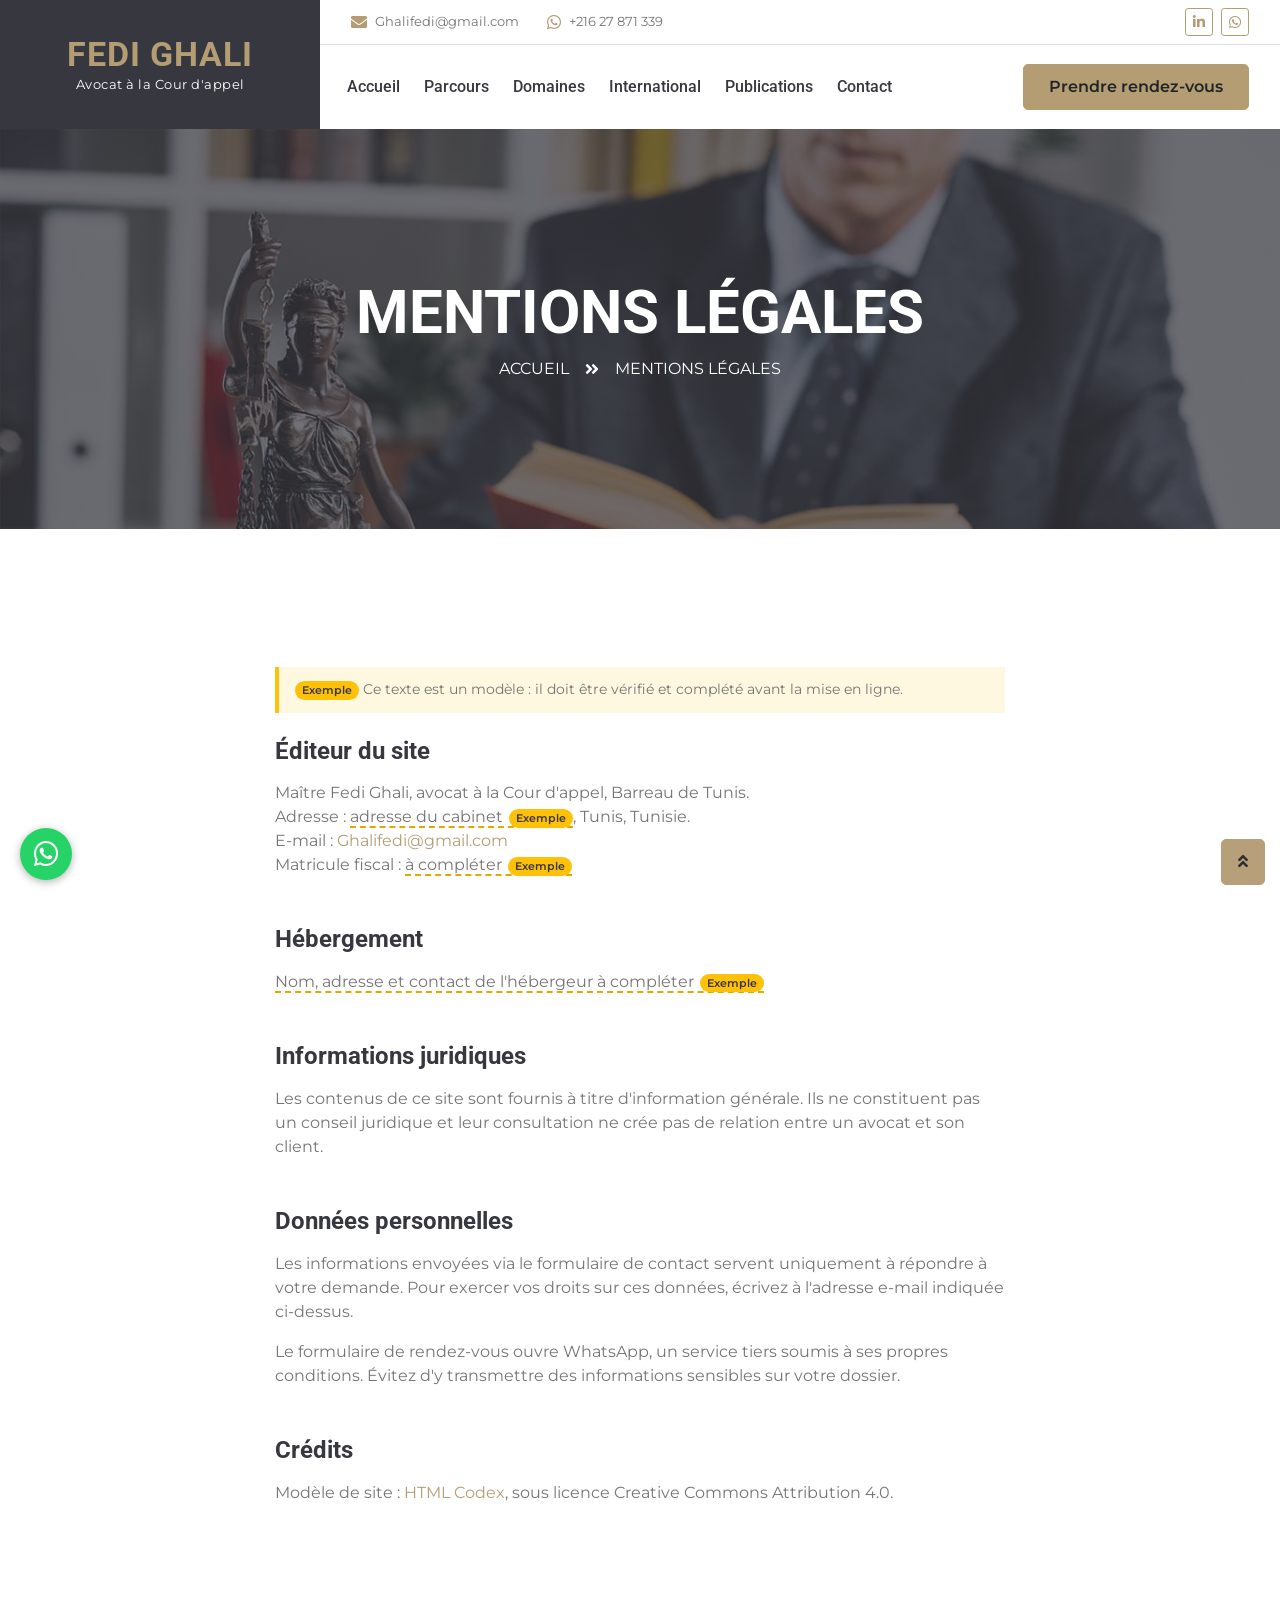
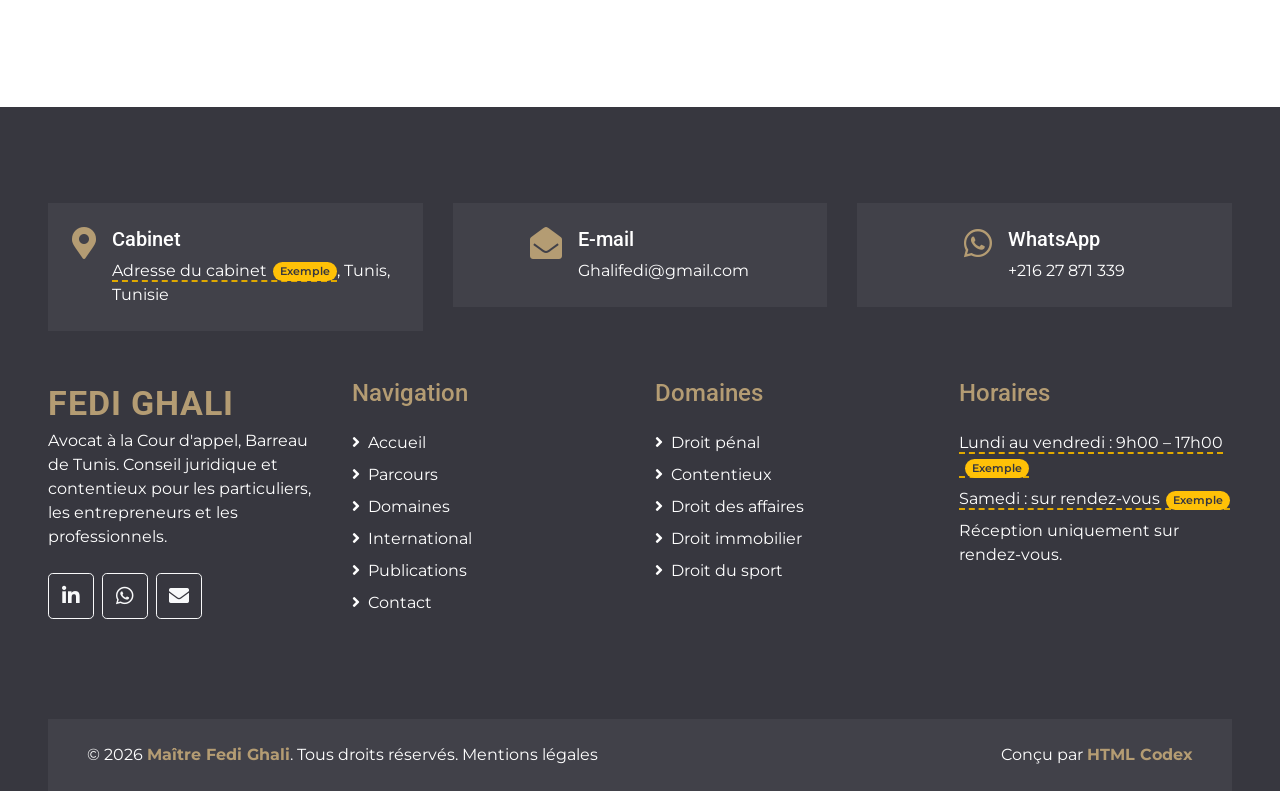
<file: mentions-legales.html>
<!DOCTYPE html>
<html lang="fr">

<head>
    <meta charset="utf-8">
    <title>Mentions légales | Maître Fedi Ghali</title>
    <meta content="width=device-width, initial-scale=1.0" name="viewport">
    <meta content="avocat Tunis, avocat Tunisie, droit pénal, contentieux, conseil juridique, droit des affaires, droit immobilier, droit du sport, Fedi Ghali" name="keywords">
    <meta content="Mentions légales du site de Maître Fedi Ghali, avocat au Barreau de Tunis." name="description">
    <meta property="og:title" content="Mentions légales | Maître Fedi Ghali">
    <meta property="og:description" content="Mentions légales du site de Maître Fedi Ghali, avocat au Barreau de Tunis.">
    <meta property="og:type" content="website">
    <meta property="og:locale" content="fr_TN">

    <!-- Favicon -->
    <link href="img/favicon.svg" rel="icon" type="image/svg+xml">

    <!-- Google Web Fonts -->
    <link rel="preconnect" href="https://fonts.gstatic.com">
    <link href="https://fonts.googleapis.com/css2?family=Montserrat:wght@400;600&family=Roboto:wght@300;500;700&display=swap" rel="stylesheet">

    <!-- Font Awesome -->
    <link href="https://cdnjs.cloudflare.com/ajax/libs/font-awesome/5.10.0/css/all.min.css" rel="stylesheet">

    <!-- Libraries Stylesheet -->
    <link href="lib/owlcarousel/assets/owl.carousel.min.css" rel="stylesheet">
    <link href="lib/tempusdominus/css/tempusdominus-bootstrap-4.min.css" rel="stylesheet" />

    <!-- Customized Bootstrap Stylesheet -->
    <link href="css/style.css" rel="stylesheet">
    <link href="css/custom.css" rel="stylesheet">
</head>

<body>
    <!-- Header Start -->
    <div class="container-fluid">
        <div class="row">
            <div class="col-lg-3 bg-secondary d-none d-lg-block">
                <a href="index.html" class="navbar-brand brand w-100 h-100 m-0 p-0 d-flex flex-column align-items-center justify-content-center">
                    <span class="brand-name text-primary text-uppercase">Fedi Ghali</span>
                    <span class="brand-sub text-white">Avocat à la Cour d'appel</span>
                </a>
            </div>
            <div class="col-lg-9">
                <div class="row bg-white border-bottom d-none d-lg-flex">
                    <div class="col-lg-8 text-left">
                        <div class="h-100 d-inline-flex align-items-center py-2 px-3">
                            <i class="fa fa-envelope text-primary mr-2"></i>
                            <small><a class="text-body" href="mailto:Ghalifedi@gmail.com">Ghalifedi@gmail.com</a></small>
                        </div>
                        <div class="h-100 d-inline-flex align-items-center py-2 px-2">
                            <i class="fab fa-whatsapp text-primary mr-2"></i>
                            <small><a class="text-body" href="https://wa.me/21627871339" target="_blank" rel="noopener">+216 27 871 339</a></small>
                        </div>
                    </div>
                    <div class="col-lg-4 text-right">
                        <div class="d-inline-flex align-items-center p-2">
                            <a class="btn btn-sm btn-outline-primary btn-sm-square mr-2" href="https://www.linkedin.com/in/fedi-ghali-a6b941138/" target="_blank" rel="noopener" aria-label="LinkedIn">
                                <i class="fab fa-linkedin-in"></i>
                            </a>
                            <a class="btn btn-sm btn-outline-primary btn-sm-square mr-2" href="https://wa.me/21627871339" target="_blank" rel="noopener" aria-label="WhatsApp">
                                <i class="fab fa-whatsapp"></i>
                            </a>
                        </div>
                    </div>
                </div>
                <nav class="navbar navbar-expand-lg bg-white navbar-light p-0" aria-label="Navigation principale">
                    <a href="index.html" class="navbar-brand brand-mobile d-block d-lg-none">
                        <span class="brand-name text-primary text-uppercase">Fedi Ghali</span>
                    </a>
                    <button type="button" class="navbar-toggler" data-toggle="collapse" data-target="#navbarCollapse" aria-label="Ouvrir le menu">
                        <span class="navbar-toggler-icon"></span>
                    </button>
                    <div class="collapse navbar-collapse justify-content-between" id="navbarCollapse">
                        <div class="navbar-nav mr-auto py-0">
                            <a href="index.html" class="nav-item nav-link">Accueil</a>
                            <a href="about.html" class="nav-item nav-link">Parcours</a>
                            <a href="service.html" class="nav-item nav-link">Domaines</a>
                            <a href="international.html" class="nav-item nav-link">International</a>
                            <a href="publications.html" class="nav-item nav-link">Publications</a>
                            <a href="contact.html" class="nav-item nav-link">Contact</a>
                        </div>
                        <a href="index.html#rendez-vous" class="btn btn-primary mr-3 d-none d-xl-block">Prendre rendez-vous</a>
                    </div>
                </nav>
            </div>
        </div>
    </div>
    <!-- Header End -->


    <!-- Page Header Start -->
    <div class="container-fluid bg-page-header" style="margin-bottom: 90px;">
        <div class="container">
            <div class="d-flex flex-column align-items-center justify-content-center text-center" style="min-height: 400px">
                <h1 class="page-title text-white text-uppercase">Mentions légales</h1>
                <div class="d-inline-flex text-white">
                    <p class="m-0 text-uppercase"><a class="text-white" href="index.html">Accueil</a></p>
                    <i class="fa fa-angle-double-right pt-1 px-3"></i>
                    <p class="m-0 text-uppercase">Mentions légales</p>
                </div>
            </div>
        </div>
    </div>
    <!-- Page Header End -->


    <!-- Legal Start -->
    <div class="container-fluid py-5">
        <div class="container pb-5">
            <div class="row justify-content-center">
                <div class="col-lg-8">
                    <p class="exemple-note"><span class="exemple-tag">Exemple</span> Ce texte est un modèle : il doit être vérifié et complété avant la mise en ligne.</p>
                    <h2 class="h4 mt-4 mb-3">Éditeur du site</h2>
                    <p>Maître Fedi Ghali, avocat à la Cour d'appel, Barreau de Tunis.<br>
                    Adresse : <span class="exemple">adresse du cabinet</span>, Tunis, Tunisie.<br>
                    E-mail : <a href="mailto:Ghalifedi@gmail.com">Ghalifedi@gmail.com</a><br>
                    Matricule fiscal : <span class="exemple">à compléter</span></p>
                    <h2 class="h4 mt-5 mb-3">Hébergement</h2>
                    <p><span class="exemple">Nom, adresse et contact de l'hébergeur à compléter</span></p>
                    <h2 class="h4 mt-5 mb-3">Informations juridiques</h2>
                    <p>Les contenus de ce site sont fournis à titre d'information générale. Ils ne constituent pas un conseil juridique et leur consultation ne crée pas de relation entre un avocat et son client.</p>
                    <h2 class="h4 mt-5 mb-3">Données personnelles</h2>
                    <p>Les informations envoyées via le formulaire de contact servent uniquement à répondre à votre demande. Pour exercer vos droits sur ces données, écrivez à l'adresse e-mail indiquée ci-dessus.</p>
                    <p>Le formulaire de rendez-vous ouvre WhatsApp, un service tiers soumis à ses propres conditions. Évitez d'y transmettre des informations sensibles sur votre dossier.</p>
                    <h2 class="h4 mt-5 mb-3">Crédits</h2>
                    <p>Modèle de site : <a href="https://htmlcodex.com">HTML Codex</a>, sous licence Creative Commons Attribution 4.0.</p>
                </div>
            </div>
        </div>
    </div>
    <!-- Legal End -->


    <!-- Footer Start -->
    <div class="container-fluid bg-secondary text-white pt-5 px-sm-3 px-md-5" style="margin-top: 90px;">
        <div class="row mt-5">
            <div class="col-lg-4">
                <div class="d-flex justify-content-lg-center p-4" style="background: rgba(256, 256, 256, .05);">
                    <i class="fa fa-2x fa-map-marker-alt text-primary"></i>
                    <div class="ml-3">
                        <h5 class="text-white">Cabinet</h5>
                        <p class="m-0"><span class="exemple">Adresse du cabinet</span>, Tunis, Tunisie</p>
                    </div>
                </div>
            </div>
            <div class="col-lg-4">
                <div class="d-flex justify-content-lg-center p-4" style="background: rgba(256, 256, 256, .05);">
                    <i class="fa fa-2x fa-envelope-open text-primary"></i>
                    <div class="ml-3">
                        <h5 class="text-white">E-mail</h5>
                        <p class="m-0"><a class="text-white" href="mailto:Ghalifedi@gmail.com">Ghalifedi@gmail.com</a></p>
                    </div>
                </div>
            </div>
            <div class="col-lg-4">
                <div class="d-flex justify-content-lg-center p-4" style="background: rgba(256, 256, 256, .05);">
                    <i class="fab fa-2x fa-whatsapp text-primary"></i>
                    <div class="ml-3">
                        <h5 class="text-white">WhatsApp</h5>
                        <p class="m-0"><a class="text-white" href="https://wa.me/21627871339" target="_blank" rel="noopener">+216 27 871 339</a></p>
                    </div>
                </div>
            </div>
        </div>
        <div class="row pt-5">
            <div class="col-lg-3 col-md-6 mb-5">
                <a href="index.html" class="navbar-brand">
                    <span class="brand-name text-primary text-uppercase">Fedi Ghali</span>
                </a>
                <p>Avocat à la Cour d'appel, Barreau de Tunis. Conseil juridique et contentieux pour les particuliers, les entrepreneurs et les professionnels.</p>
                <div class="d-flex justify-content-start mt-4">
                    <a class="btn btn-lg btn-outline-light btn-lg-square mr-2" href="https://www.linkedin.com/in/fedi-ghali-a6b941138/" target="_blank" rel="noopener" aria-label="LinkedIn"><i class="fab fa-linkedin-in"></i></a>
                    <a class="btn btn-lg btn-outline-light btn-lg-square mr-2" href="https://wa.me/21627871339" target="_blank" rel="noopener" aria-label="WhatsApp"><i class="fab fa-whatsapp"></i></a>
                    <a class="btn btn-lg btn-outline-light btn-lg-square" href="mailto:Ghalifedi@gmail.com" aria-label="E-mail"><i class="fa fa-envelope"></i></a>
                </div>
            </div>
            <div class="col-lg-3 col-md-6 mb-5">
                <h4 class="font-weight-semi-bold text-primary mb-4">Navigation</h4>
                <div class="d-flex flex-column justify-content-start">
                    <a class="text-white mb-2" href="index.html"><i class="fa fa-angle-right mr-2"></i>Accueil</a>
                    <a class="text-white mb-2" href="about.html"><i class="fa fa-angle-right mr-2"></i>Parcours</a>
                    <a class="text-white mb-2" href="service.html"><i class="fa fa-angle-right mr-2"></i>Domaines</a>
                    <a class="text-white mb-2" href="international.html"><i class="fa fa-angle-right mr-2"></i>International</a>
                    <a class="text-white mb-2" href="publications.html"><i class="fa fa-angle-right mr-2"></i>Publications</a>
                    <a class="text-white mb-2" href="contact.html"><i class="fa fa-angle-right mr-2"></i>Contact</a>
                </div>
            </div>
            <div class="col-lg-3 col-md-6 mb-5">
                <h4 class="font-weight-semi-bold text-primary mb-4">Domaines</h4>
                <div class="d-flex flex-column justify-content-start">
                    <a class="text-white mb-2" href="service.html#droit-penal"><i class="fa fa-angle-right mr-2"></i>Droit pénal</a>
                    <a class="text-white mb-2" href="service.html#contentieux"><i class="fa fa-angle-right mr-2"></i>Contentieux</a>
                    <a class="text-white mb-2" href="service.html#affaires"><i class="fa fa-angle-right mr-2"></i>Droit des affaires</a>
                    <a class="text-white mb-2" href="service.html#immobilier"><i class="fa fa-angle-right mr-2"></i>Droit immobilier</a>
                    <a class="text-white" href="service.html#sport"><i class="fa fa-angle-right mr-2"></i>Droit du sport</a>
                </div>
            </div>
            <div class="col-lg-3 col-md-6 mb-5">
                <h4 class="font-weight-semi-bold text-primary mb-4">Horaires</h4>
                <p class="mb-2"><span class="exemple">Lundi au vendredi : 9h00 – 17h00</span></p>
                <p class="mb-2"><span class="exemple">Samedi : sur rendez-vous</span></p>
                <p class="mb-0">Réception uniquement sur rendez-vous.</p>
            </div>
        </div>
        <div class="row p-4 mt-5 mx-0" style="background: rgba(256, 256, 256, .05);">
            <div class="col-md-6 text-center text-md-left mb-3 mb-md-0">
                <p class="m-0 text-white">&copy; 2026 <a class="font-weight-bold" href="index.html">Maître Fedi Ghali</a>. Tous droits réservés. <a class="text-white" href="mentions-legales.html">Mentions légales</a></p>
            </div>
            <div class="col-md-6 text-center text-md-right">
                <p class="m-0 text-white">Conçu par <a class="font-weight-bold" href="https://htmlcodex.com">HTML Codex</a></p>
            </div>
        </div>
    </div>
    <!-- Footer End -->


    <!-- WhatsApp -->
    <a href="https://wa.me/21627871339" class="whatsapp-float" target="_blank" rel="noopener" aria-label="Écrire sur WhatsApp"><i class="fab fa-whatsapp"></i></a>

    <!-- Back to Top -->
    <a href="#" class="btn btn-primary px-3 back-to-top" aria-label="Retour en haut de page"><i class="fa fa-angle-double-up"></i></a>


    <!-- JavaScript Libraries -->
    <script src="https://code.jquery.com/jquery-3.4.1.min.js"></script>
    <script src="https://cdn.jsdelivr.net/npm/bootstrap@4.4.1/dist/js/bootstrap.bundle.min.js"></script>
    <script src="lib/easing/easing.min.js"></script>
    <script src="lib/waypoints/waypoints.min.js"></script>
    <script src="lib/owlcarousel/owl.carousel.min.js"></script>
    <script src="lib/tempusdominus/js/moment.min.js"></script>
    <script src="lib/tempusdominus/js/moment-timezone.min.js"></script>
    <script src="lib/tempusdominus/js/tempusdominus-bootstrap-4.min.js"></script>

    <!-- Contact Javascript File -->
    <script src="mail/jqBootstrapValidation.min.js"></script>
    <script src="mail/contact.js"></script>

    <!-- Template Javascript -->
    <script src="js/main.js"></script>
</body>

</html>
</file>
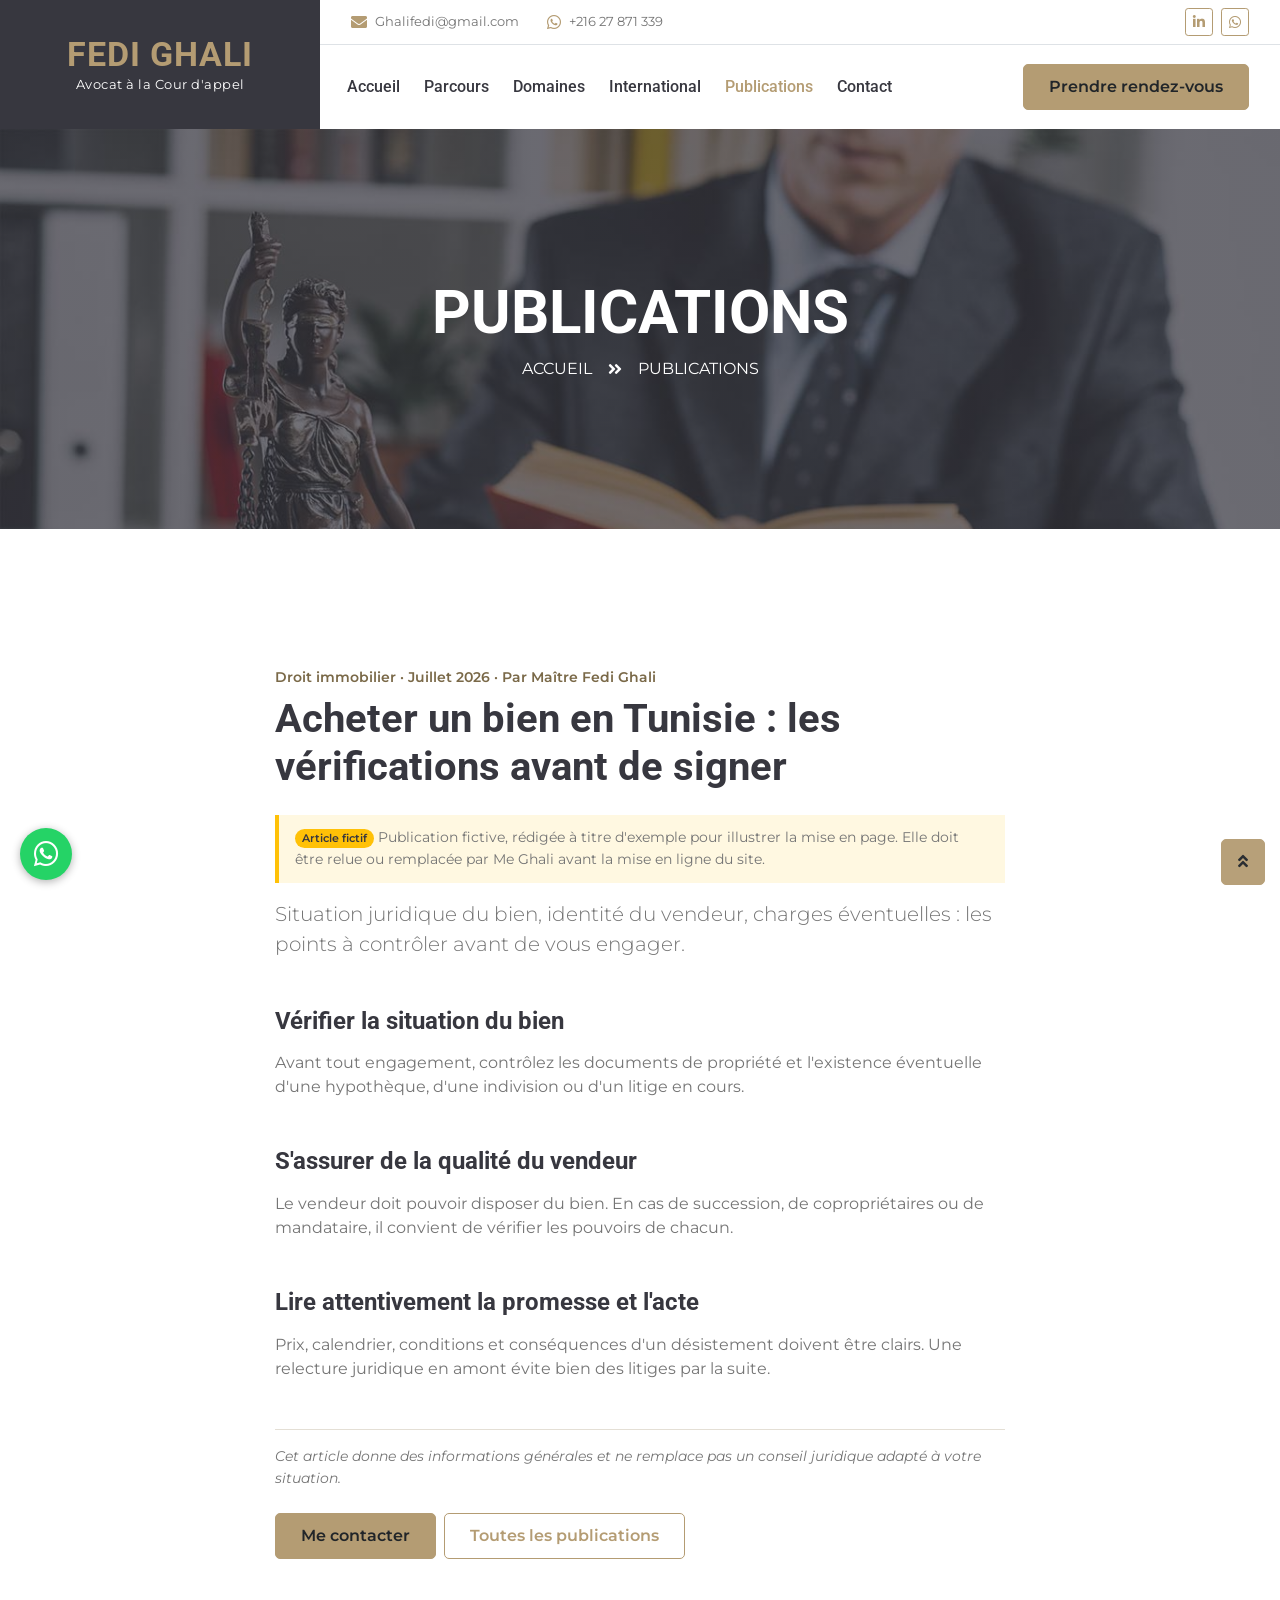
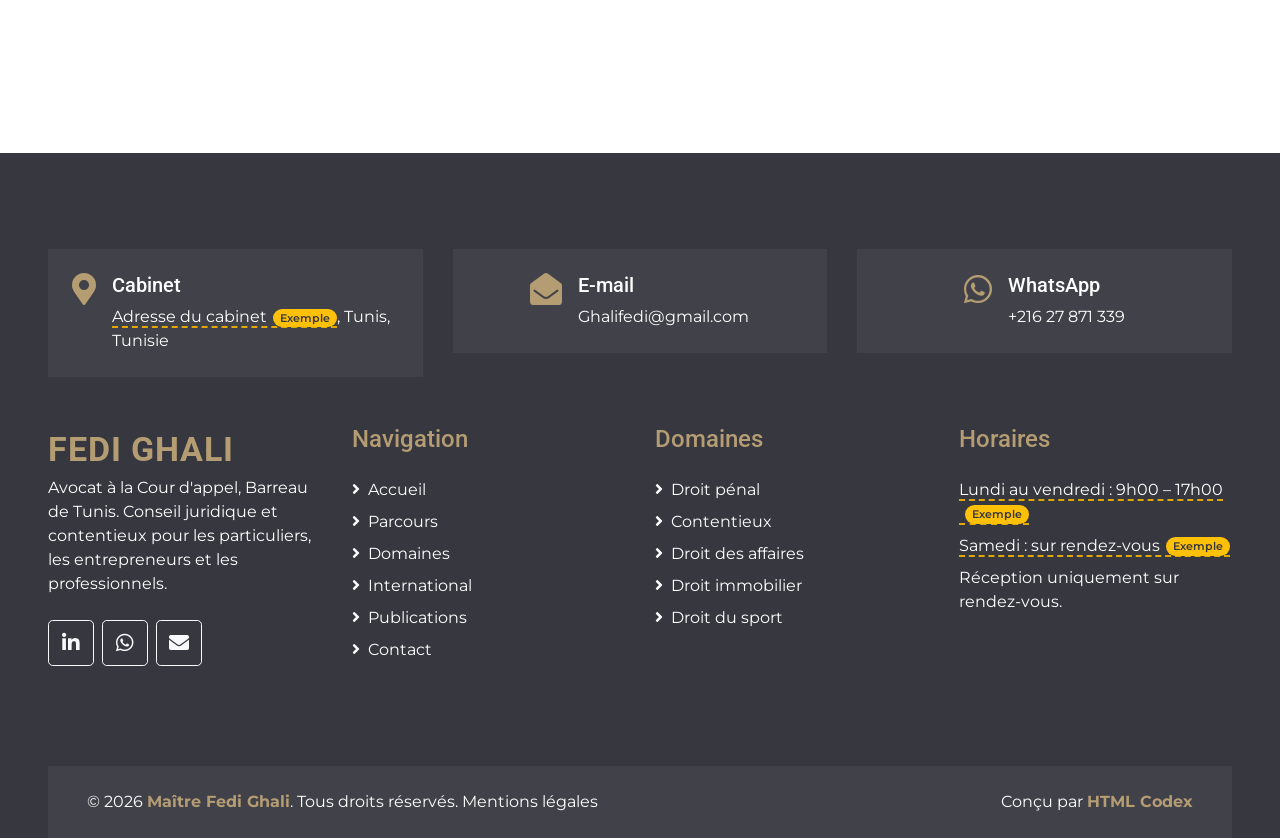
<file: publication-acheter-bien-immobilier-tunisie.html>
<!DOCTYPE html>
<html lang="fr">

<head>
    <meta charset="utf-8">
    <title>Acheter un bien en Tunisie : les vérifications avant de signer | Maître Fedi Ghali</title>
    <meta content="width=device-width, initial-scale=1.0" name="viewport">
    <meta content="avocat Tunis, avocat Tunisie, droit pénal, contentieux, conseil juridique, droit des affaires, droit immobilier, droit du sport, Fedi Ghali" name="keywords">
    <meta content="Situation juridique du bien, identité du vendeur, charges éventuelles : les points à contrôler avant de vous engager." name="description">
    <meta property="og:title" content="Acheter un bien en Tunisie : les vérifications avant de signer | Maître Fedi Ghali">
    <meta property="og:description" content="Situation juridique du bien, identité du vendeur, charges éventuelles : les points à contrôler avant de vous engager.">
    <meta property="og:type" content="website">
    <meta property="og:locale" content="fr_TN">

    <!-- Favicon -->
    <link href="img/favicon.svg" rel="icon" type="image/svg+xml">

    <!-- Google Web Fonts -->
    <link rel="preconnect" href="https://fonts.gstatic.com">
    <link href="https://fonts.googleapis.com/css2?family=Montserrat:wght@400;600&family=Roboto:wght@300;500;700&display=swap" rel="stylesheet">

    <!-- Font Awesome -->
    <link href="https://cdnjs.cloudflare.com/ajax/libs/font-awesome/5.10.0/css/all.min.css" rel="stylesheet">

    <!-- Libraries Stylesheet -->
    <link href="lib/owlcarousel/assets/owl.carousel.min.css" rel="stylesheet">
    <link href="lib/tempusdominus/css/tempusdominus-bootstrap-4.min.css" rel="stylesheet" />

    <!-- Customized Bootstrap Stylesheet -->
    <link href="css/style.css" rel="stylesheet">
    <link href="css/custom.css" rel="stylesheet">
</head>

<body>
    <!-- Header Start -->
    <div class="container-fluid">
        <div class="row">
            <div class="col-lg-3 bg-secondary d-none d-lg-block">
                <a href="index.html" class="navbar-brand brand w-100 h-100 m-0 p-0 d-flex flex-column align-items-center justify-content-center">
                    <span class="brand-name text-primary text-uppercase">Fedi Ghali</span>
                    <span class="brand-sub text-white">Avocat à la Cour d'appel</span>
                </a>
            </div>
            <div class="col-lg-9">
                <div class="row bg-white border-bottom d-none d-lg-flex">
                    <div class="col-lg-8 text-left">
                        <div class="h-100 d-inline-flex align-items-center py-2 px-3">
                            <i class="fa fa-envelope text-primary mr-2"></i>
                            <small><a class="text-body" href="mailto:Ghalifedi@gmail.com">Ghalifedi@gmail.com</a></small>
                        </div>
                        <div class="h-100 d-inline-flex align-items-center py-2 px-2">
                            <i class="fab fa-whatsapp text-primary mr-2"></i>
                            <small><a class="text-body" href="https://wa.me/21627871339" target="_blank" rel="noopener">+216 27 871 339</a></small>
                        </div>
                    </div>
                    <div class="col-lg-4 text-right">
                        <div class="d-inline-flex align-items-center p-2">
                            <a class="btn btn-sm btn-outline-primary btn-sm-square mr-2" href="https://www.linkedin.com/in/fedi-ghali-a6b941138/" target="_blank" rel="noopener" aria-label="LinkedIn">
                                <i class="fab fa-linkedin-in"></i>
                            </a>
                            <a class="btn btn-sm btn-outline-primary btn-sm-square mr-2" href="https://wa.me/21627871339" target="_blank" rel="noopener" aria-label="WhatsApp">
                                <i class="fab fa-whatsapp"></i>
                            </a>
                        </div>
                    </div>
                </div>
                <nav class="navbar navbar-expand-lg bg-white navbar-light p-0" aria-label="Navigation principale">
                    <a href="index.html" class="navbar-brand brand-mobile d-block d-lg-none">
                        <span class="brand-name text-primary text-uppercase">Fedi Ghali</span>
                    </a>
                    <button type="button" class="navbar-toggler" data-toggle="collapse" data-target="#navbarCollapse" aria-label="Ouvrir le menu">
                        <span class="navbar-toggler-icon"></span>
                    </button>
                    <div class="collapse navbar-collapse justify-content-between" id="navbarCollapse">
                        <div class="navbar-nav mr-auto py-0">
                            <a href="index.html" class="nav-item nav-link">Accueil</a>
                            <a href="about.html" class="nav-item nav-link">Parcours</a>
                            <a href="service.html" class="nav-item nav-link">Domaines</a>
                            <a href="international.html" class="nav-item nav-link">International</a>
                            <a href="publications.html" class="nav-item nav-link active" aria-current="page">Publications</a>
                            <a href="contact.html" class="nav-item nav-link">Contact</a>
                        </div>
                        <a href="index.html#rendez-vous" class="btn btn-primary mr-3 d-none d-xl-block">Prendre rendez-vous</a>
                    </div>
                </nav>
            </div>
        </div>
    </div>
    <!-- Header End -->


    <!-- Page Header Start -->
    <div class="container-fluid bg-page-header" style="margin-bottom: 90px;">
        <div class="container">
            <div class="d-flex flex-column align-items-center justify-content-center text-center" style="min-height: 400px">
                <h1 class="page-title text-white text-uppercase">Publications</h1>
                <div class="d-inline-flex text-white">
                    <p class="m-0 text-uppercase"><a class="text-white" href="index.html">Accueil</a></p>
                    <i class="fa fa-angle-double-right pt-1 px-3"></i>
                    <p class="m-0 text-uppercase">Publications</p>
                </div>
            </div>
        </div>
    </div>
    <!-- Page Header End -->


    <!-- Article Start -->
    <div class="container-fluid py-5">
        <div class="container pb-5">
            <div class="row justify-content-center">
                <article class="col-lg-8">
                    <p class="pub-meta mb-2">Droit immobilier · Juillet 2026 · Par Maître Fedi Ghali</p>
                    <h2 class="section-title mb-4">Acheter un bien en Tunisie : les vérifications avant de signer</h2>
                    <p class="exemple-note"><span class="exemple-tag">Article fictif</span> Publication fictive, rédigée à titre d'exemple pour illustrer la mise en page. Elle doit être relue ou remplacée par Me Ghali avant la mise en ligne du site.</p>
                    <p class="lead">Situation juridique du bien, identité du vendeur, charges éventuelles : les points à contrôler avant de vous engager.</p>
                    <h2 class="h4 mt-5 mb-3">Vérifier la situation du bien</h2>
                    <p>Avant tout engagement, contrôlez les documents de propriété et l'existence éventuelle d'une hypothèque, d'une indivision ou d'un litige en cours.</p>
                    <h2 class="h4 mt-5 mb-3">S'assurer de la qualité du vendeur</h2>
                    <p>Le vendeur doit pouvoir disposer du bien. En cas de succession, de copropriétaires ou de mandataire, il convient de vérifier les pouvoirs de chacun.</p>
                    <h2 class="h4 mt-5 mb-3">Lire attentivement la promesse et l'acte</h2>
                    <p>Prix, calendrier, conditions et conséquences d'un désistement doivent être clairs. Une relecture juridique en amont évite bien des litiges par la suite.</p>
                    <p class="legal-note mt-5">Cet article donne des informations générales et ne remplace pas un conseil juridique adapté à votre situation.</p>
                    <div class="d-flex flex-wrap mt-4">
                        <a class="btn btn-primary mr-2 mb-2" href="contact.html">Me contacter</a>
                        <a class="btn btn-outline-primary mb-2" href="publications.html">Toutes les publications</a>
                    </div>
                </article>
            </div>
        </div>
    </div>
    <!-- Article End -->


    <!-- Footer Start -->
    <div class="container-fluid bg-secondary text-white pt-5 px-sm-3 px-md-5" style="margin-top: 90px;">
        <div class="row mt-5">
            <div class="col-lg-4">
                <div class="d-flex justify-content-lg-center p-4" style="background: rgba(256, 256, 256, .05);">
                    <i class="fa fa-2x fa-map-marker-alt text-primary"></i>
                    <div class="ml-3">
                        <h5 class="text-white">Cabinet</h5>
                        <p class="m-0"><span class="exemple">Adresse du cabinet</span>, Tunis, Tunisie</p>
                    </div>
                </div>
            </div>
            <div class="col-lg-4">
                <div class="d-flex justify-content-lg-center p-4" style="background: rgba(256, 256, 256, .05);">
                    <i class="fa fa-2x fa-envelope-open text-primary"></i>
                    <div class="ml-3">
                        <h5 class="text-white">E-mail</h5>
                        <p class="m-0"><a class="text-white" href="mailto:Ghalifedi@gmail.com">Ghalifedi@gmail.com</a></p>
                    </div>
                </div>
            </div>
            <div class="col-lg-4">
                <div class="d-flex justify-content-lg-center p-4" style="background: rgba(256, 256, 256, .05);">
                    <i class="fab fa-2x fa-whatsapp text-primary"></i>
                    <div class="ml-3">
                        <h5 class="text-white">WhatsApp</h5>
                        <p class="m-0"><a class="text-white" href="https://wa.me/21627871339" target="_blank" rel="noopener">+216 27 871 339</a></p>
                    </div>
                </div>
            </div>
        </div>
        <div class="row pt-5">
            <div class="col-lg-3 col-md-6 mb-5">
                <a href="index.html" class="navbar-brand">
                    <span class="brand-name text-primary text-uppercase">Fedi Ghali</span>
                </a>
                <p>Avocat à la Cour d'appel, Barreau de Tunis. Conseil juridique et contentieux pour les particuliers, les entrepreneurs et les professionnels.</p>
                <div class="d-flex justify-content-start mt-4">
                    <a class="btn btn-lg btn-outline-light btn-lg-square mr-2" href="https://www.linkedin.com/in/fedi-ghali-a6b941138/" target="_blank" rel="noopener" aria-label="LinkedIn"><i class="fab fa-linkedin-in"></i></a>
                    <a class="btn btn-lg btn-outline-light btn-lg-square mr-2" href="https://wa.me/21627871339" target="_blank" rel="noopener" aria-label="WhatsApp"><i class="fab fa-whatsapp"></i></a>
                    <a class="btn btn-lg btn-outline-light btn-lg-square" href="mailto:Ghalifedi@gmail.com" aria-label="E-mail"><i class="fa fa-envelope"></i></a>
                </div>
            </div>
            <div class="col-lg-3 col-md-6 mb-5">
                <h4 class="font-weight-semi-bold text-primary mb-4">Navigation</h4>
                <div class="d-flex flex-column justify-content-start">
                    <a class="text-white mb-2" href="index.html"><i class="fa fa-angle-right mr-2"></i>Accueil</a>
                    <a class="text-white mb-2" href="about.html"><i class="fa fa-angle-right mr-2"></i>Parcours</a>
                    <a class="text-white mb-2" href="service.html"><i class="fa fa-angle-right mr-2"></i>Domaines</a>
                    <a class="text-white mb-2" href="international.html"><i class="fa fa-angle-right mr-2"></i>International</a>
                    <a class="text-white mb-2" href="publications.html"><i class="fa fa-angle-right mr-2"></i>Publications</a>
                    <a class="text-white mb-2" href="contact.html"><i class="fa fa-angle-right mr-2"></i>Contact</a>
                </div>
            </div>
            <div class="col-lg-3 col-md-6 mb-5">
                <h4 class="font-weight-semi-bold text-primary mb-4">Domaines</h4>
                <div class="d-flex flex-column justify-content-start">
                    <a class="text-white mb-2" href="service.html#droit-penal"><i class="fa fa-angle-right mr-2"></i>Droit pénal</a>
                    <a class="text-white mb-2" href="service.html#contentieux"><i class="fa fa-angle-right mr-2"></i>Contentieux</a>
                    <a class="text-white mb-2" href="service.html#affaires"><i class="fa fa-angle-right mr-2"></i>Droit des affaires</a>
                    <a class="text-white mb-2" href="service.html#immobilier"><i class="fa fa-angle-right mr-2"></i>Droit immobilier</a>
                    <a class="text-white" href="service.html#sport"><i class="fa fa-angle-right mr-2"></i>Droit du sport</a>
                </div>
            </div>
            <div class="col-lg-3 col-md-6 mb-5">
                <h4 class="font-weight-semi-bold text-primary mb-4">Horaires</h4>
                <p class="mb-2"><span class="exemple">Lundi au vendredi : 9h00 – 17h00</span></p>
                <p class="mb-2"><span class="exemple">Samedi : sur rendez-vous</span></p>
                <p class="mb-0">Réception uniquement sur rendez-vous.</p>
            </div>
        </div>
        <div class="row p-4 mt-5 mx-0" style="background: rgba(256, 256, 256, .05);">
            <div class="col-md-6 text-center text-md-left mb-3 mb-md-0">
                <p class="m-0 text-white">&copy; 2026 <a class="font-weight-bold" href="index.html">Maître Fedi Ghali</a>. Tous droits réservés. <a class="text-white" href="mentions-legales.html">Mentions légales</a></p>
            </div>
            <div class="col-md-6 text-center text-md-right">
                <p class="m-0 text-white">Conçu par <a class="font-weight-bold" href="https://htmlcodex.com">HTML Codex</a></p>
            </div>
        </div>
    </div>
    <!-- Footer End -->


    <!-- WhatsApp -->
    <a href="https://wa.me/21627871339" class="whatsapp-float" target="_blank" rel="noopener" aria-label="Écrire sur WhatsApp"><i class="fab fa-whatsapp"></i></a>

    <!-- Back to Top -->
    <a href="#" class="btn btn-primary px-3 back-to-top" aria-label="Retour en haut de page"><i class="fa fa-angle-double-up"></i></a>


    <!-- JavaScript Libraries -->
    <script src="https://code.jquery.com/jquery-3.4.1.min.js"></script>
    <script src="https://cdn.jsdelivr.net/npm/bootstrap@4.4.1/dist/js/bootstrap.bundle.min.js"></script>
    <script src="lib/easing/easing.min.js"></script>
    <script src="lib/waypoints/waypoints.min.js"></script>
    <script src="lib/owlcarousel/owl.carousel.min.js"></script>
    <script src="lib/tempusdominus/js/moment.min.js"></script>
    <script src="lib/tempusdominus/js/moment-timezone.min.js"></script>
    <script src="lib/tempusdominus/js/tempusdominus-bootstrap-4.min.js"></script>

    <!-- Contact Javascript File -->
    <script src="mail/jqBootstrapValidation.min.js"></script>
    <script src="mail/contact.js"></script>

    <!-- Template Javascript -->
    <script src="js/main.js"></script>
</body>

</html>
</file>
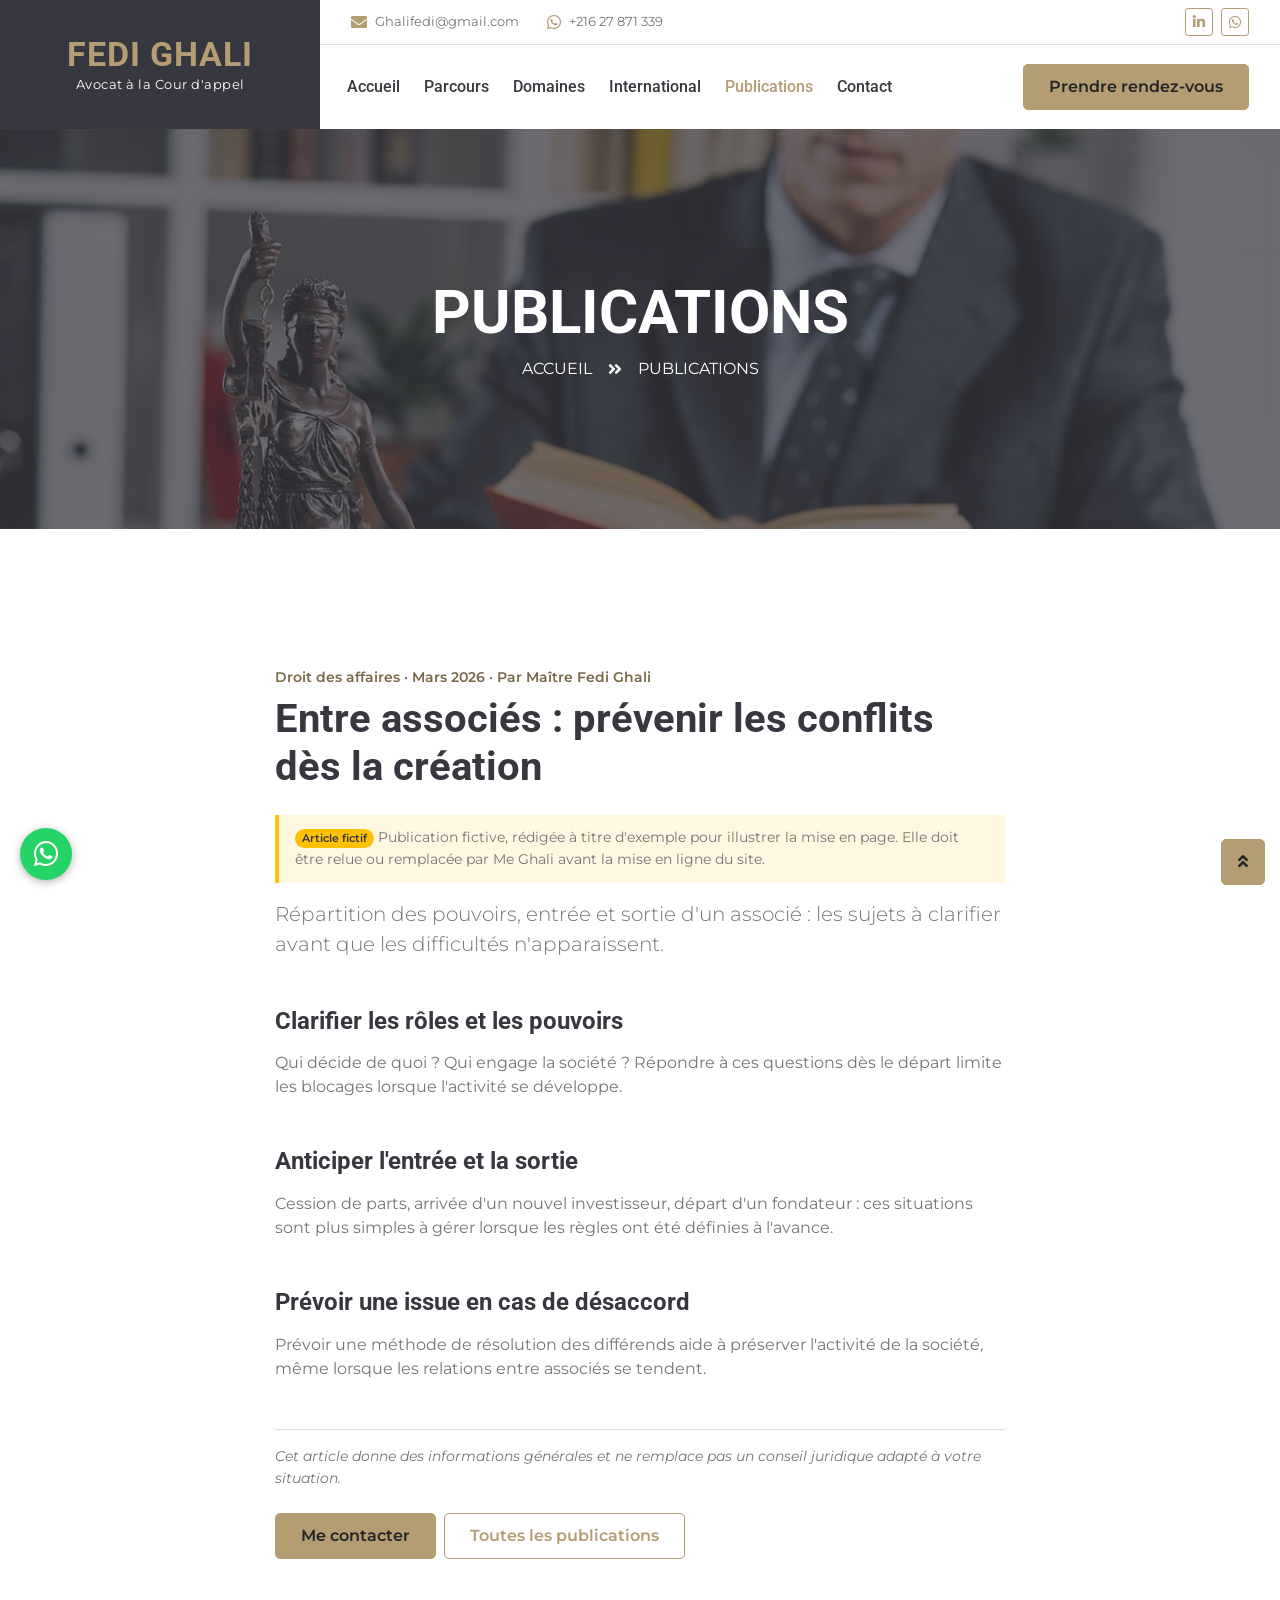
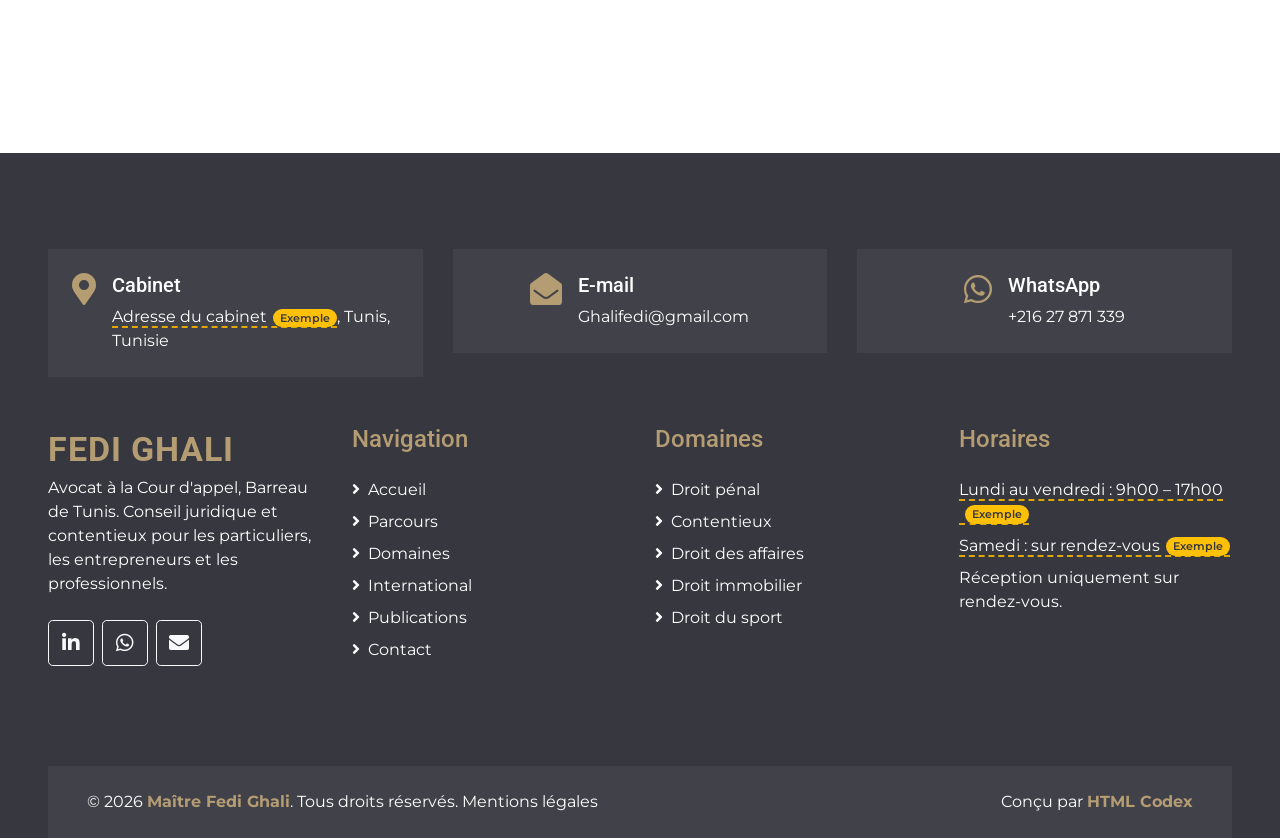
<file: publication-associes-prevenir-les-conflits.html>
<!DOCTYPE html>
<html lang="fr">

<head>
    <meta charset="utf-8">
    <title>Entre associés : prévenir les conflits dès la création | Maître Fedi Ghali</title>
    <meta content="width=device-width, initial-scale=1.0" name="viewport">
    <meta content="avocat Tunis, avocat Tunisie, droit pénal, contentieux, conseil juridique, droit des affaires, droit immobilier, droit du sport, Fedi Ghali" name="keywords">
    <meta content="Répartition des pouvoirs, entrée et sortie d'un associé : les sujets à clarifier avant que les difficultés n'apparaissent." name="description">
    <meta property="og:title" content="Entre associés : prévenir les conflits dès la création | Maître Fedi Ghali">
    <meta property="og:description" content="Répartition des pouvoirs, entrée et sortie d'un associé : les sujets à clarifier avant que les difficultés n'apparaissent.">
    <meta property="og:type" content="website">
    <meta property="og:locale" content="fr_TN">

    <!-- Favicon -->
    <link href="img/favicon.svg" rel="icon" type="image/svg+xml">

    <!-- Google Web Fonts -->
    <link rel="preconnect" href="https://fonts.gstatic.com">
    <link href="https://fonts.googleapis.com/css2?family=Montserrat:wght@400;600&family=Roboto:wght@300;500;700&display=swap" rel="stylesheet">

    <!-- Font Awesome -->
    <link href="https://cdnjs.cloudflare.com/ajax/libs/font-awesome/5.10.0/css/all.min.css" rel="stylesheet">

    <!-- Libraries Stylesheet -->
    <link href="lib/owlcarousel/assets/owl.carousel.min.css" rel="stylesheet">
    <link href="lib/tempusdominus/css/tempusdominus-bootstrap-4.min.css" rel="stylesheet" />

    <!-- Customized Bootstrap Stylesheet -->
    <link href="css/style.css" rel="stylesheet">
    <link href="css/custom.css" rel="stylesheet">
</head>

<body>
    <!-- Header Start -->
    <div class="container-fluid">
        <div class="row">
            <div class="col-lg-3 bg-secondary d-none d-lg-block">
                <a href="index.html" class="navbar-brand brand w-100 h-100 m-0 p-0 d-flex flex-column align-items-center justify-content-center">
                    <span class="brand-name text-primary text-uppercase">Fedi Ghali</span>
                    <span class="brand-sub text-white">Avocat à la Cour d'appel</span>
                </a>
            </div>
            <div class="col-lg-9">
                <div class="row bg-white border-bottom d-none d-lg-flex">
                    <div class="col-lg-8 text-left">
                        <div class="h-100 d-inline-flex align-items-center py-2 px-3">
                            <i class="fa fa-envelope text-primary mr-2"></i>
                            <small><a class="text-body" href="mailto:Ghalifedi@gmail.com">Ghalifedi@gmail.com</a></small>
                        </div>
                        <div class="h-100 d-inline-flex align-items-center py-2 px-2">
                            <i class="fab fa-whatsapp text-primary mr-2"></i>
                            <small><a class="text-body" href="https://wa.me/21627871339" target="_blank" rel="noopener">+216 27 871 339</a></small>
                        </div>
                    </div>
                    <div class="col-lg-4 text-right">
                        <div class="d-inline-flex align-items-center p-2">
                            <a class="btn btn-sm btn-outline-primary btn-sm-square mr-2" href="https://www.linkedin.com/in/fedi-ghali-a6b941138/" target="_blank" rel="noopener" aria-label="LinkedIn">
                                <i class="fab fa-linkedin-in"></i>
                            </a>
                            <a class="btn btn-sm btn-outline-primary btn-sm-square mr-2" href="https://wa.me/21627871339" target="_blank" rel="noopener" aria-label="WhatsApp">
                                <i class="fab fa-whatsapp"></i>
                            </a>
                        </div>
                    </div>
                </div>
                <nav class="navbar navbar-expand-lg bg-white navbar-light p-0" aria-label="Navigation principale">
                    <a href="index.html" class="navbar-brand brand-mobile d-block d-lg-none">
                        <span class="brand-name text-primary text-uppercase">Fedi Ghali</span>
                    </a>
                    <button type="button" class="navbar-toggler" data-toggle="collapse" data-target="#navbarCollapse" aria-label="Ouvrir le menu">
                        <span class="navbar-toggler-icon"></span>
                    </button>
                    <div class="collapse navbar-collapse justify-content-between" id="navbarCollapse">
                        <div class="navbar-nav mr-auto py-0">
                            <a href="index.html" class="nav-item nav-link">Accueil</a>
                            <a href="about.html" class="nav-item nav-link">Parcours</a>
                            <a href="service.html" class="nav-item nav-link">Domaines</a>
                            <a href="international.html" class="nav-item nav-link">International</a>
                            <a href="publications.html" class="nav-item nav-link active" aria-current="page">Publications</a>
                            <a href="contact.html" class="nav-item nav-link">Contact</a>
                        </div>
                        <a href="index.html#rendez-vous" class="btn btn-primary mr-3 d-none d-xl-block">Prendre rendez-vous</a>
                    </div>
                </nav>
            </div>
        </div>
    </div>
    <!-- Header End -->


    <!-- Page Header Start -->
    <div class="container-fluid bg-page-header" style="margin-bottom: 90px;">
        <div class="container">
            <div class="d-flex flex-column align-items-center justify-content-center text-center" style="min-height: 400px">
                <h1 class="page-title text-white text-uppercase">Publications</h1>
                <div class="d-inline-flex text-white">
                    <p class="m-0 text-uppercase"><a class="text-white" href="index.html">Accueil</a></p>
                    <i class="fa fa-angle-double-right pt-1 px-3"></i>
                    <p class="m-0 text-uppercase">Publications</p>
                </div>
            </div>
        </div>
    </div>
    <!-- Page Header End -->


    <!-- Article Start -->
    <div class="container-fluid py-5">
        <div class="container pb-5">
            <div class="row justify-content-center">
                <article class="col-lg-8">
                    <p class="pub-meta mb-2">Droit des affaires · Mars 2026 · Par Maître Fedi Ghali</p>
                    <h2 class="section-title mb-4">Entre associés : prévenir les conflits dès la création</h2>
                    <p class="exemple-note"><span class="exemple-tag">Article fictif</span> Publication fictive, rédigée à titre d'exemple pour illustrer la mise en page. Elle doit être relue ou remplacée par Me Ghali avant la mise en ligne du site.</p>
                    <p class="lead">Répartition des pouvoirs, entrée et sortie d'un associé : les sujets à clarifier avant que les difficultés n'apparaissent.</p>
                    <h2 class="h4 mt-5 mb-3">Clarifier les rôles et les pouvoirs</h2>
                    <p>Qui décide de quoi ? Qui engage la société ? Répondre à ces questions dès le départ limite les blocages lorsque l'activité se développe.</p>
                    <h2 class="h4 mt-5 mb-3">Anticiper l'entrée et la sortie</h2>
                    <p>Cession de parts, arrivée d'un nouvel investisseur, départ d'un fondateur : ces situations sont plus simples à gérer lorsque les règles ont été définies à l'avance.</p>
                    <h2 class="h4 mt-5 mb-3">Prévoir une issue en cas de désaccord</h2>
                    <p>Prévoir une méthode de résolution des différends aide à préserver l'activité de la société, même lorsque les relations entre associés se tendent.</p>
                    <p class="legal-note mt-5">Cet article donne des informations générales et ne remplace pas un conseil juridique adapté à votre situation.</p>
                    <div class="d-flex flex-wrap mt-4">
                        <a class="btn btn-primary mr-2 mb-2" href="contact.html">Me contacter</a>
                        <a class="btn btn-outline-primary mb-2" href="publications.html">Toutes les publications</a>
                    </div>
                </article>
            </div>
        </div>
    </div>
    <!-- Article End -->


    <!-- Footer Start -->
    <div class="container-fluid bg-secondary text-white pt-5 px-sm-3 px-md-5" style="margin-top: 90px;">
        <div class="row mt-5">
            <div class="col-lg-4">
                <div class="d-flex justify-content-lg-center p-4" style="background: rgba(256, 256, 256, .05);">
                    <i class="fa fa-2x fa-map-marker-alt text-primary"></i>
                    <div class="ml-3">
                        <h5 class="text-white">Cabinet</h5>
                        <p class="m-0"><span class="exemple">Adresse du cabinet</span>, Tunis, Tunisie</p>
                    </div>
                </div>
            </div>
            <div class="col-lg-4">
                <div class="d-flex justify-content-lg-center p-4" style="background: rgba(256, 256, 256, .05);">
                    <i class="fa fa-2x fa-envelope-open text-primary"></i>
                    <div class="ml-3">
                        <h5 class="text-white">E-mail</h5>
                        <p class="m-0"><a class="text-white" href="mailto:Ghalifedi@gmail.com">Ghalifedi@gmail.com</a></p>
                    </div>
                </div>
            </div>
            <div class="col-lg-4">
                <div class="d-flex justify-content-lg-center p-4" style="background: rgba(256, 256, 256, .05);">
                    <i class="fab fa-2x fa-whatsapp text-primary"></i>
                    <div class="ml-3">
                        <h5 class="text-white">WhatsApp</h5>
                        <p class="m-0"><a class="text-white" href="https://wa.me/21627871339" target="_blank" rel="noopener">+216 27 871 339</a></p>
                    </div>
                </div>
            </div>
        </div>
        <div class="row pt-5">
            <div class="col-lg-3 col-md-6 mb-5">
                <a href="index.html" class="navbar-brand">
                    <span class="brand-name text-primary text-uppercase">Fedi Ghali</span>
                </a>
                <p>Avocat à la Cour d'appel, Barreau de Tunis. Conseil juridique et contentieux pour les particuliers, les entrepreneurs et les professionnels.</p>
                <div class="d-flex justify-content-start mt-4">
                    <a class="btn btn-lg btn-outline-light btn-lg-square mr-2" href="https://www.linkedin.com/in/fedi-ghali-a6b941138/" target="_blank" rel="noopener" aria-label="LinkedIn"><i class="fab fa-linkedin-in"></i></a>
                    <a class="btn btn-lg btn-outline-light btn-lg-square mr-2" href="https://wa.me/21627871339" target="_blank" rel="noopener" aria-label="WhatsApp"><i class="fab fa-whatsapp"></i></a>
                    <a class="btn btn-lg btn-outline-light btn-lg-square" href="mailto:Ghalifedi@gmail.com" aria-label="E-mail"><i class="fa fa-envelope"></i></a>
                </div>
            </div>
            <div class="col-lg-3 col-md-6 mb-5">
                <h4 class="font-weight-semi-bold text-primary mb-4">Navigation</h4>
                <div class="d-flex flex-column justify-content-start">
                    <a class="text-white mb-2" href="index.html"><i class="fa fa-angle-right mr-2"></i>Accueil</a>
                    <a class="text-white mb-2" href="about.html"><i class="fa fa-angle-right mr-2"></i>Parcours</a>
                    <a class="text-white mb-2" href="service.html"><i class="fa fa-angle-right mr-2"></i>Domaines</a>
                    <a class="text-white mb-2" href="international.html"><i class="fa fa-angle-right mr-2"></i>International</a>
                    <a class="text-white mb-2" href="publications.html"><i class="fa fa-angle-right mr-2"></i>Publications</a>
                    <a class="text-white mb-2" href="contact.html"><i class="fa fa-angle-right mr-2"></i>Contact</a>
                </div>
            </div>
            <div class="col-lg-3 col-md-6 mb-5">
                <h4 class="font-weight-semi-bold text-primary mb-4">Domaines</h4>
                <div class="d-flex flex-column justify-content-start">
                    <a class="text-white mb-2" href="service.html#droit-penal"><i class="fa fa-angle-right mr-2"></i>Droit pénal</a>
                    <a class="text-white mb-2" href="service.html#contentieux"><i class="fa fa-angle-right mr-2"></i>Contentieux</a>
                    <a class="text-white mb-2" href="service.html#affaires"><i class="fa fa-angle-right mr-2"></i>Droit des affaires</a>
                    <a class="text-white mb-2" href="service.html#immobilier"><i class="fa fa-angle-right mr-2"></i>Droit immobilier</a>
                    <a class="text-white" href="service.html#sport"><i class="fa fa-angle-right mr-2"></i>Droit du sport</a>
                </div>
            </div>
            <div class="col-lg-3 col-md-6 mb-5">
                <h4 class="font-weight-semi-bold text-primary mb-4">Horaires</h4>
                <p class="mb-2"><span class="exemple">Lundi au vendredi : 9h00 – 17h00</span></p>
                <p class="mb-2"><span class="exemple">Samedi : sur rendez-vous</span></p>
                <p class="mb-0">Réception uniquement sur rendez-vous.</p>
            </div>
        </div>
        <div class="row p-4 mt-5 mx-0" style="background: rgba(256, 256, 256, .05);">
            <div class="col-md-6 text-center text-md-left mb-3 mb-md-0">
                <p class="m-0 text-white">&copy; 2026 <a class="font-weight-bold" href="index.html">Maître Fedi Ghali</a>. Tous droits réservés. <a class="text-white" href="mentions-legales.html">Mentions légales</a></p>
            </div>
            <div class="col-md-6 text-center text-md-right">
                <p class="m-0 text-white">Conçu par <a class="font-weight-bold" href="https://htmlcodex.com">HTML Codex</a></p>
            </div>
        </div>
    </div>
    <!-- Footer End -->


    <!-- WhatsApp -->
    <a href="https://wa.me/21627871339" class="whatsapp-float" target="_blank" rel="noopener" aria-label="Écrire sur WhatsApp"><i class="fab fa-whatsapp"></i></a>

    <!-- Back to Top -->
    <a href="#" class="btn btn-primary px-3 back-to-top" aria-label="Retour en haut de page"><i class="fa fa-angle-double-up"></i></a>


    <!-- JavaScript Libraries -->
    <script src="https://code.jquery.com/jquery-3.4.1.min.js"></script>
    <script src="https://cdn.jsdelivr.net/npm/bootstrap@4.4.1/dist/js/bootstrap.bundle.min.js"></script>
    <script src="lib/easing/easing.min.js"></script>
    <script src="lib/waypoints/waypoints.min.js"></script>
    <script src="lib/owlcarousel/owl.carousel.min.js"></script>
    <script src="lib/tempusdominus/js/moment.min.js"></script>
    <script src="lib/tempusdominus/js/moment-timezone.min.js"></script>
    <script src="lib/tempusdominus/js/tempusdominus-bootstrap-4.min.js"></script>

    <!-- Contact Javascript File -->
    <script src="mail/jqBootstrapValidation.min.js"></script>
    <script src="mail/contact.js"></script>

    <!-- Template Javascript -->
    <script src="js/main.js"></script>
</body>

</html>
</file>
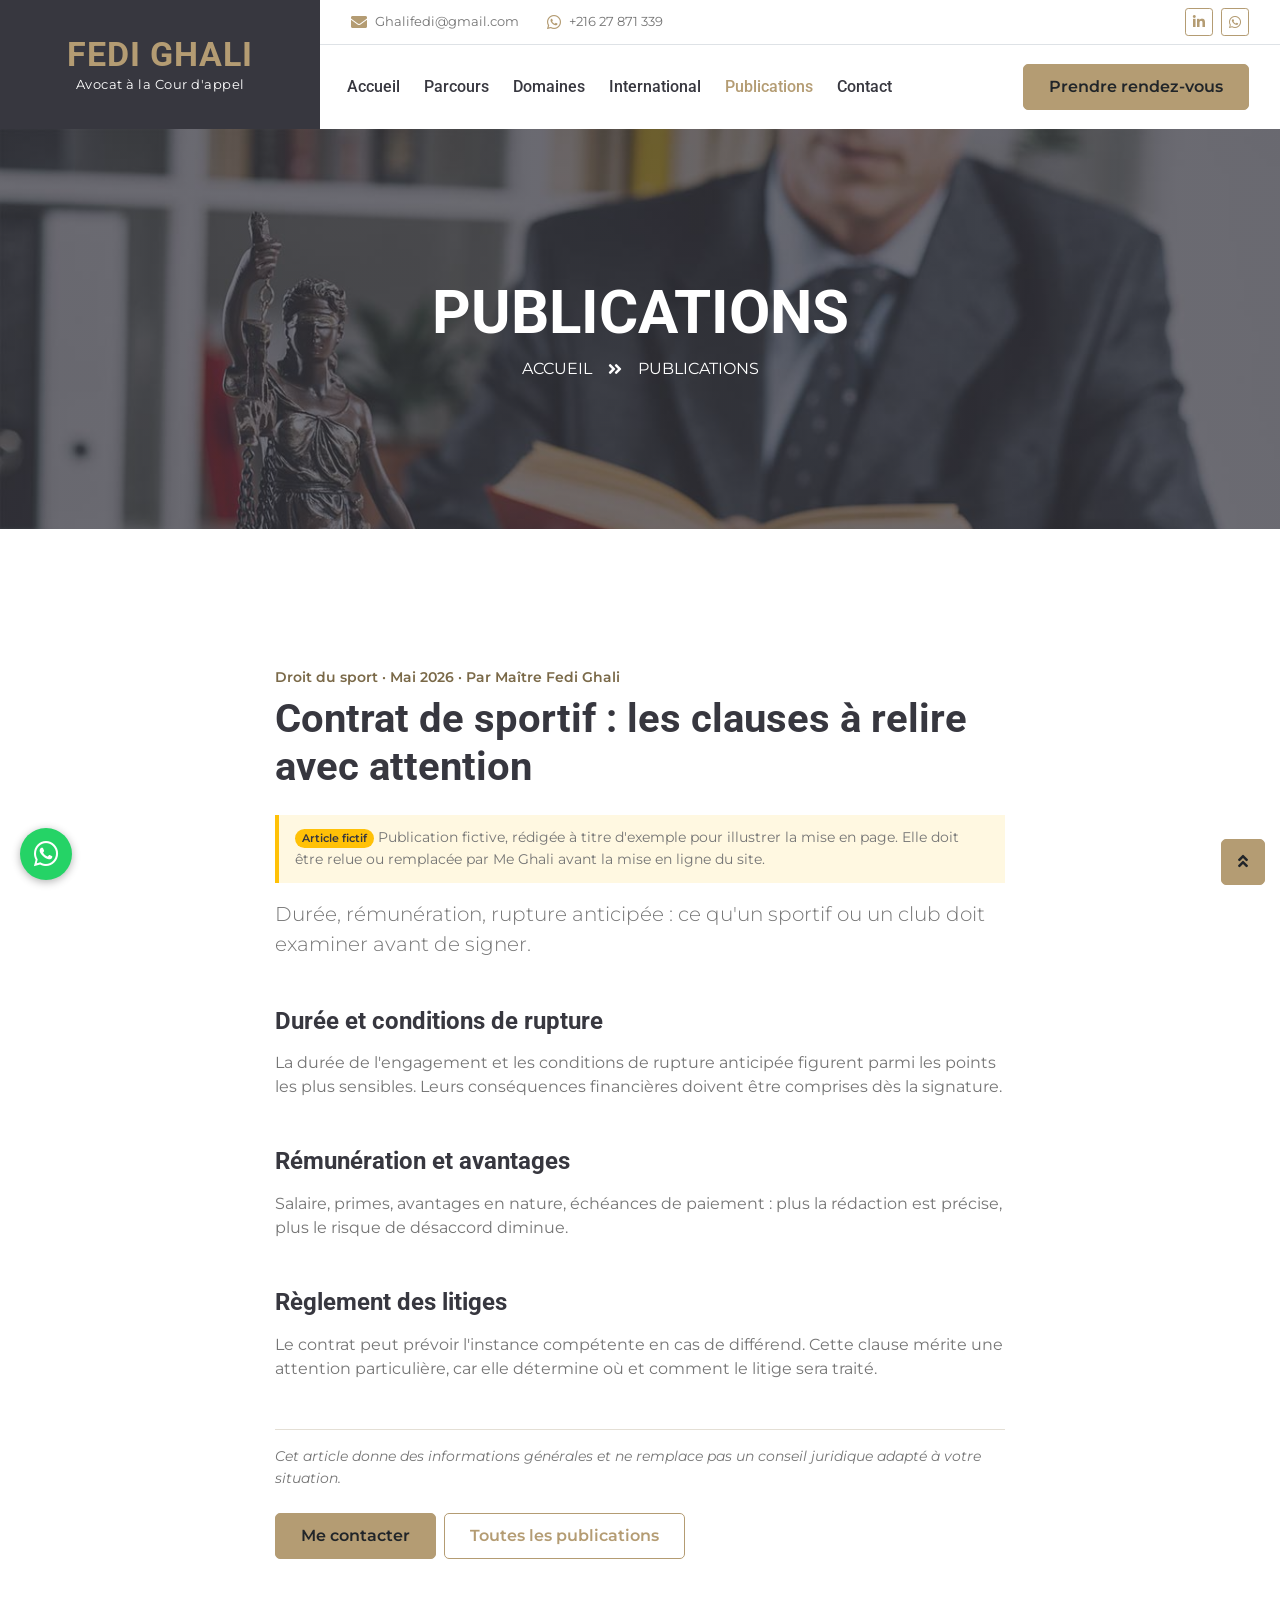
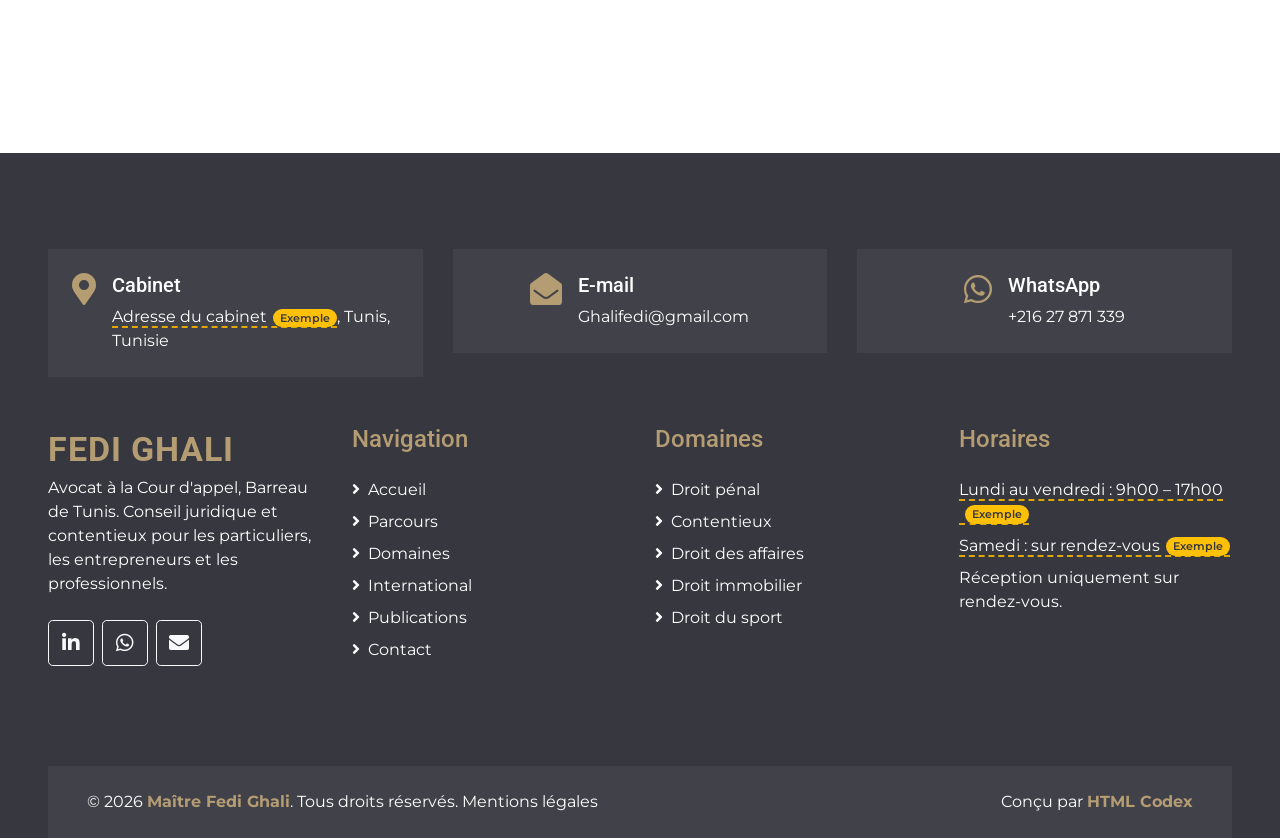
<file: publication-contrat-sportif-clauses-cles.html>
<!DOCTYPE html>
<html lang="fr">

<head>
    <meta charset="utf-8">
    <title>Contrat de sportif : les clauses à relire avec attention | Maître Fedi Ghali</title>
    <meta content="width=device-width, initial-scale=1.0" name="viewport">
    <meta content="avocat Tunis, avocat Tunisie, droit pénal, contentieux, conseil juridique, droit des affaires, droit immobilier, droit du sport, Fedi Ghali" name="keywords">
    <meta content="Durée, rémunération, rupture anticipée : ce qu'un sportif ou un club doit examiner avant de signer." name="description">
    <meta property="og:title" content="Contrat de sportif : les clauses à relire avec attention | Maître Fedi Ghali">
    <meta property="og:description" content="Durée, rémunération, rupture anticipée : ce qu'un sportif ou un club doit examiner avant de signer.">
    <meta property="og:type" content="website">
    <meta property="og:locale" content="fr_TN">

    <!-- Favicon -->
    <link href="img/favicon.svg" rel="icon" type="image/svg+xml">

    <!-- Google Web Fonts -->
    <link rel="preconnect" href="https://fonts.gstatic.com">
    <link href="https://fonts.googleapis.com/css2?family=Montserrat:wght@400;600&family=Roboto:wght@300;500;700&display=swap" rel="stylesheet">

    <!-- Font Awesome -->
    <link href="https://cdnjs.cloudflare.com/ajax/libs/font-awesome/5.10.0/css/all.min.css" rel="stylesheet">

    <!-- Libraries Stylesheet -->
    <link href="lib/owlcarousel/assets/owl.carousel.min.css" rel="stylesheet">
    <link href="lib/tempusdominus/css/tempusdominus-bootstrap-4.min.css" rel="stylesheet" />

    <!-- Customized Bootstrap Stylesheet -->
    <link href="css/style.css" rel="stylesheet">
    <link href="css/custom.css" rel="stylesheet">
</head>

<body>
    <!-- Header Start -->
    <div class="container-fluid">
        <div class="row">
            <div class="col-lg-3 bg-secondary d-none d-lg-block">
                <a href="index.html" class="navbar-brand brand w-100 h-100 m-0 p-0 d-flex flex-column align-items-center justify-content-center">
                    <span class="brand-name text-primary text-uppercase">Fedi Ghali</span>
                    <span class="brand-sub text-white">Avocat à la Cour d'appel</span>
                </a>
            </div>
            <div class="col-lg-9">
                <div class="row bg-white border-bottom d-none d-lg-flex">
                    <div class="col-lg-8 text-left">
                        <div class="h-100 d-inline-flex align-items-center py-2 px-3">
                            <i class="fa fa-envelope text-primary mr-2"></i>
                            <small><a class="text-body" href="mailto:Ghalifedi@gmail.com">Ghalifedi@gmail.com</a></small>
                        </div>
                        <div class="h-100 d-inline-flex align-items-center py-2 px-2">
                            <i class="fab fa-whatsapp text-primary mr-2"></i>
                            <small><a class="text-body" href="https://wa.me/21627871339" target="_blank" rel="noopener">+216 27 871 339</a></small>
                        </div>
                    </div>
                    <div class="col-lg-4 text-right">
                        <div class="d-inline-flex align-items-center p-2">
                            <a class="btn btn-sm btn-outline-primary btn-sm-square mr-2" href="https://www.linkedin.com/in/fedi-ghali-a6b941138/" target="_blank" rel="noopener" aria-label="LinkedIn">
                                <i class="fab fa-linkedin-in"></i>
                            </a>
                            <a class="btn btn-sm btn-outline-primary btn-sm-square mr-2" href="https://wa.me/21627871339" target="_blank" rel="noopener" aria-label="WhatsApp">
                                <i class="fab fa-whatsapp"></i>
                            </a>
                        </div>
                    </div>
                </div>
                <nav class="navbar navbar-expand-lg bg-white navbar-light p-0" aria-label="Navigation principale">
                    <a href="index.html" class="navbar-brand brand-mobile d-block d-lg-none">
                        <span class="brand-name text-primary text-uppercase">Fedi Ghali</span>
                    </a>
                    <button type="button" class="navbar-toggler" data-toggle="collapse" data-target="#navbarCollapse" aria-label="Ouvrir le menu">
                        <span class="navbar-toggler-icon"></span>
                    </button>
                    <div class="collapse navbar-collapse justify-content-between" id="navbarCollapse">
                        <div class="navbar-nav mr-auto py-0">
                            <a href="index.html" class="nav-item nav-link">Accueil</a>
                            <a href="about.html" class="nav-item nav-link">Parcours</a>
                            <a href="service.html" class="nav-item nav-link">Domaines</a>
                            <a href="international.html" class="nav-item nav-link">International</a>
                            <a href="publications.html" class="nav-item nav-link active" aria-current="page">Publications</a>
                            <a href="contact.html" class="nav-item nav-link">Contact</a>
                        </div>
                        <a href="index.html#rendez-vous" class="btn btn-primary mr-3 d-none d-xl-block">Prendre rendez-vous</a>
                    </div>
                </nav>
            </div>
        </div>
    </div>
    <!-- Header End -->


    <!-- Page Header Start -->
    <div class="container-fluid bg-page-header" style="margin-bottom: 90px;">
        <div class="container">
            <div class="d-flex flex-column align-items-center justify-content-center text-center" style="min-height: 400px">
                <h1 class="page-title text-white text-uppercase">Publications</h1>
                <div class="d-inline-flex text-white">
                    <p class="m-0 text-uppercase"><a class="text-white" href="index.html">Accueil</a></p>
                    <i class="fa fa-angle-double-right pt-1 px-3"></i>
                    <p class="m-0 text-uppercase">Publications</p>
                </div>
            </div>
        </div>
    </div>
    <!-- Page Header End -->


    <!-- Article Start -->
    <div class="container-fluid py-5">
        <div class="container pb-5">
            <div class="row justify-content-center">
                <article class="col-lg-8">
                    <p class="pub-meta mb-2">Droit du sport · Mai 2026 · Par Maître Fedi Ghali</p>
                    <h2 class="section-title mb-4">Contrat de sportif : les clauses à relire avec attention</h2>
                    <p class="exemple-note"><span class="exemple-tag">Article fictif</span> Publication fictive, rédigée à titre d'exemple pour illustrer la mise en page. Elle doit être relue ou remplacée par Me Ghali avant la mise en ligne du site.</p>
                    <p class="lead">Durée, rémunération, rupture anticipée : ce qu'un sportif ou un club doit examiner avant de signer.</p>
                    <h2 class="h4 mt-5 mb-3">Durée et conditions de rupture</h2>
                    <p>La durée de l'engagement et les conditions de rupture anticipée figurent parmi les points les plus sensibles. Leurs conséquences financières doivent être comprises dès la signature.</p>
                    <h2 class="h4 mt-5 mb-3">Rémunération et avantages</h2>
                    <p>Salaire, primes, avantages en nature, échéances de paiement : plus la rédaction est précise, plus le risque de désaccord diminue.</p>
                    <h2 class="h4 mt-5 mb-3">Règlement des litiges</h2>
                    <p>Le contrat peut prévoir l'instance compétente en cas de différend. Cette clause mérite une attention particulière, car elle détermine où et comment le litige sera traité.</p>
                    <p class="legal-note mt-5">Cet article donne des informations générales et ne remplace pas un conseil juridique adapté à votre situation.</p>
                    <div class="d-flex flex-wrap mt-4">
                        <a class="btn btn-primary mr-2 mb-2" href="contact.html">Me contacter</a>
                        <a class="btn btn-outline-primary mb-2" href="publications.html">Toutes les publications</a>
                    </div>
                </article>
            </div>
        </div>
    </div>
    <!-- Article End -->


    <!-- Footer Start -->
    <div class="container-fluid bg-secondary text-white pt-5 px-sm-3 px-md-5" style="margin-top: 90px;">
        <div class="row mt-5">
            <div class="col-lg-4">
                <div class="d-flex justify-content-lg-center p-4" style="background: rgba(256, 256, 256, .05);">
                    <i class="fa fa-2x fa-map-marker-alt text-primary"></i>
                    <div class="ml-3">
                        <h5 class="text-white">Cabinet</h5>
                        <p class="m-0"><span class="exemple">Adresse du cabinet</span>, Tunis, Tunisie</p>
                    </div>
                </div>
            </div>
            <div class="col-lg-4">
                <div class="d-flex justify-content-lg-center p-4" style="background: rgba(256, 256, 256, .05);">
                    <i class="fa fa-2x fa-envelope-open text-primary"></i>
                    <div class="ml-3">
                        <h5 class="text-white">E-mail</h5>
                        <p class="m-0"><a class="text-white" href="mailto:Ghalifedi@gmail.com">Ghalifedi@gmail.com</a></p>
                    </div>
                </div>
            </div>
            <div class="col-lg-4">
                <div class="d-flex justify-content-lg-center p-4" style="background: rgba(256, 256, 256, .05);">
                    <i class="fab fa-2x fa-whatsapp text-primary"></i>
                    <div class="ml-3">
                        <h5 class="text-white">WhatsApp</h5>
                        <p class="m-0"><a class="text-white" href="https://wa.me/21627871339" target="_blank" rel="noopener">+216 27 871 339</a></p>
                    </div>
                </div>
            </div>
        </div>
        <div class="row pt-5">
            <div class="col-lg-3 col-md-6 mb-5">
                <a href="index.html" class="navbar-brand">
                    <span class="brand-name text-primary text-uppercase">Fedi Ghali</span>
                </a>
                <p>Avocat à la Cour d'appel, Barreau de Tunis. Conseil juridique et contentieux pour les particuliers, les entrepreneurs et les professionnels.</p>
                <div class="d-flex justify-content-start mt-4">
                    <a class="btn btn-lg btn-outline-light btn-lg-square mr-2" href="https://www.linkedin.com/in/fedi-ghali-a6b941138/" target="_blank" rel="noopener" aria-label="LinkedIn"><i class="fab fa-linkedin-in"></i></a>
                    <a class="btn btn-lg btn-outline-light btn-lg-square mr-2" href="https://wa.me/21627871339" target="_blank" rel="noopener" aria-label="WhatsApp"><i class="fab fa-whatsapp"></i></a>
                    <a class="btn btn-lg btn-outline-light btn-lg-square" href="mailto:Ghalifedi@gmail.com" aria-label="E-mail"><i class="fa fa-envelope"></i></a>
                </div>
            </div>
            <div class="col-lg-3 col-md-6 mb-5">
                <h4 class="font-weight-semi-bold text-primary mb-4">Navigation</h4>
                <div class="d-flex flex-column justify-content-start">
                    <a class="text-white mb-2" href="index.html"><i class="fa fa-angle-right mr-2"></i>Accueil</a>
                    <a class="text-white mb-2" href="about.html"><i class="fa fa-angle-right mr-2"></i>Parcours</a>
                    <a class="text-white mb-2" href="service.html"><i class="fa fa-angle-right mr-2"></i>Domaines</a>
                    <a class="text-white mb-2" href="international.html"><i class="fa fa-angle-right mr-2"></i>International</a>
                    <a class="text-white mb-2" href="publications.html"><i class="fa fa-angle-right mr-2"></i>Publications</a>
                    <a class="text-white mb-2" href="contact.html"><i class="fa fa-angle-right mr-2"></i>Contact</a>
                </div>
            </div>
            <div class="col-lg-3 col-md-6 mb-5">
                <h4 class="font-weight-semi-bold text-primary mb-4">Domaines</h4>
                <div class="d-flex flex-column justify-content-start">
                    <a class="text-white mb-2" href="service.html#droit-penal"><i class="fa fa-angle-right mr-2"></i>Droit pénal</a>
                    <a class="text-white mb-2" href="service.html#contentieux"><i class="fa fa-angle-right mr-2"></i>Contentieux</a>
                    <a class="text-white mb-2" href="service.html#affaires"><i class="fa fa-angle-right mr-2"></i>Droit des affaires</a>
                    <a class="text-white mb-2" href="service.html#immobilier"><i class="fa fa-angle-right mr-2"></i>Droit immobilier</a>
                    <a class="text-white" href="service.html#sport"><i class="fa fa-angle-right mr-2"></i>Droit du sport</a>
                </div>
            </div>
            <div class="col-lg-3 col-md-6 mb-5">
                <h4 class="font-weight-semi-bold text-primary mb-4">Horaires</h4>
                <p class="mb-2"><span class="exemple">Lundi au vendredi : 9h00 – 17h00</span></p>
                <p class="mb-2"><span class="exemple">Samedi : sur rendez-vous</span></p>
                <p class="mb-0">Réception uniquement sur rendez-vous.</p>
            </div>
        </div>
        <div class="row p-4 mt-5 mx-0" style="background: rgba(256, 256, 256, .05);">
            <div class="col-md-6 text-center text-md-left mb-3 mb-md-0">
                <p class="m-0 text-white">&copy; 2026 <a class="font-weight-bold" href="index.html">Maître Fedi Ghali</a>. Tous droits réservés. <a class="text-white" href="mentions-legales.html">Mentions légales</a></p>
            </div>
            <div class="col-md-6 text-center text-md-right">
                <p class="m-0 text-white">Conçu par <a class="font-weight-bold" href="https://htmlcodex.com">HTML Codex</a></p>
            </div>
        </div>
    </div>
    <!-- Footer End -->


    <!-- WhatsApp -->
    <a href="https://wa.me/21627871339" class="whatsapp-float" target="_blank" rel="noopener" aria-label="Écrire sur WhatsApp"><i class="fab fa-whatsapp"></i></a>

    <!-- Back to Top -->
    <a href="#" class="btn btn-primary px-3 back-to-top" aria-label="Retour en haut de page"><i class="fa fa-angle-double-up"></i></a>


    <!-- JavaScript Libraries -->
    <script src="https://code.jquery.com/jquery-3.4.1.min.js"></script>
    <script src="https://cdn.jsdelivr.net/npm/bootstrap@4.4.1/dist/js/bootstrap.bundle.min.js"></script>
    <script src="lib/easing/easing.min.js"></script>
    <script src="lib/waypoints/waypoints.min.js"></script>
    <script src="lib/owlcarousel/owl.carousel.min.js"></script>
    <script src="lib/tempusdominus/js/moment.min.js"></script>
    <script src="lib/tempusdominus/js/moment-timezone.min.js"></script>
    <script src="lib/tempusdominus/js/tempusdominus-bootstrap-4.min.js"></script>

    <!-- Contact Javascript File -->
    <script src="mail/jqBootstrapValidation.min.js"></script>
    <script src="mail/contact.js"></script>

    <!-- Template Javascript -->
    <script src="js/main.js"></script>
</body>

</html>
</file>
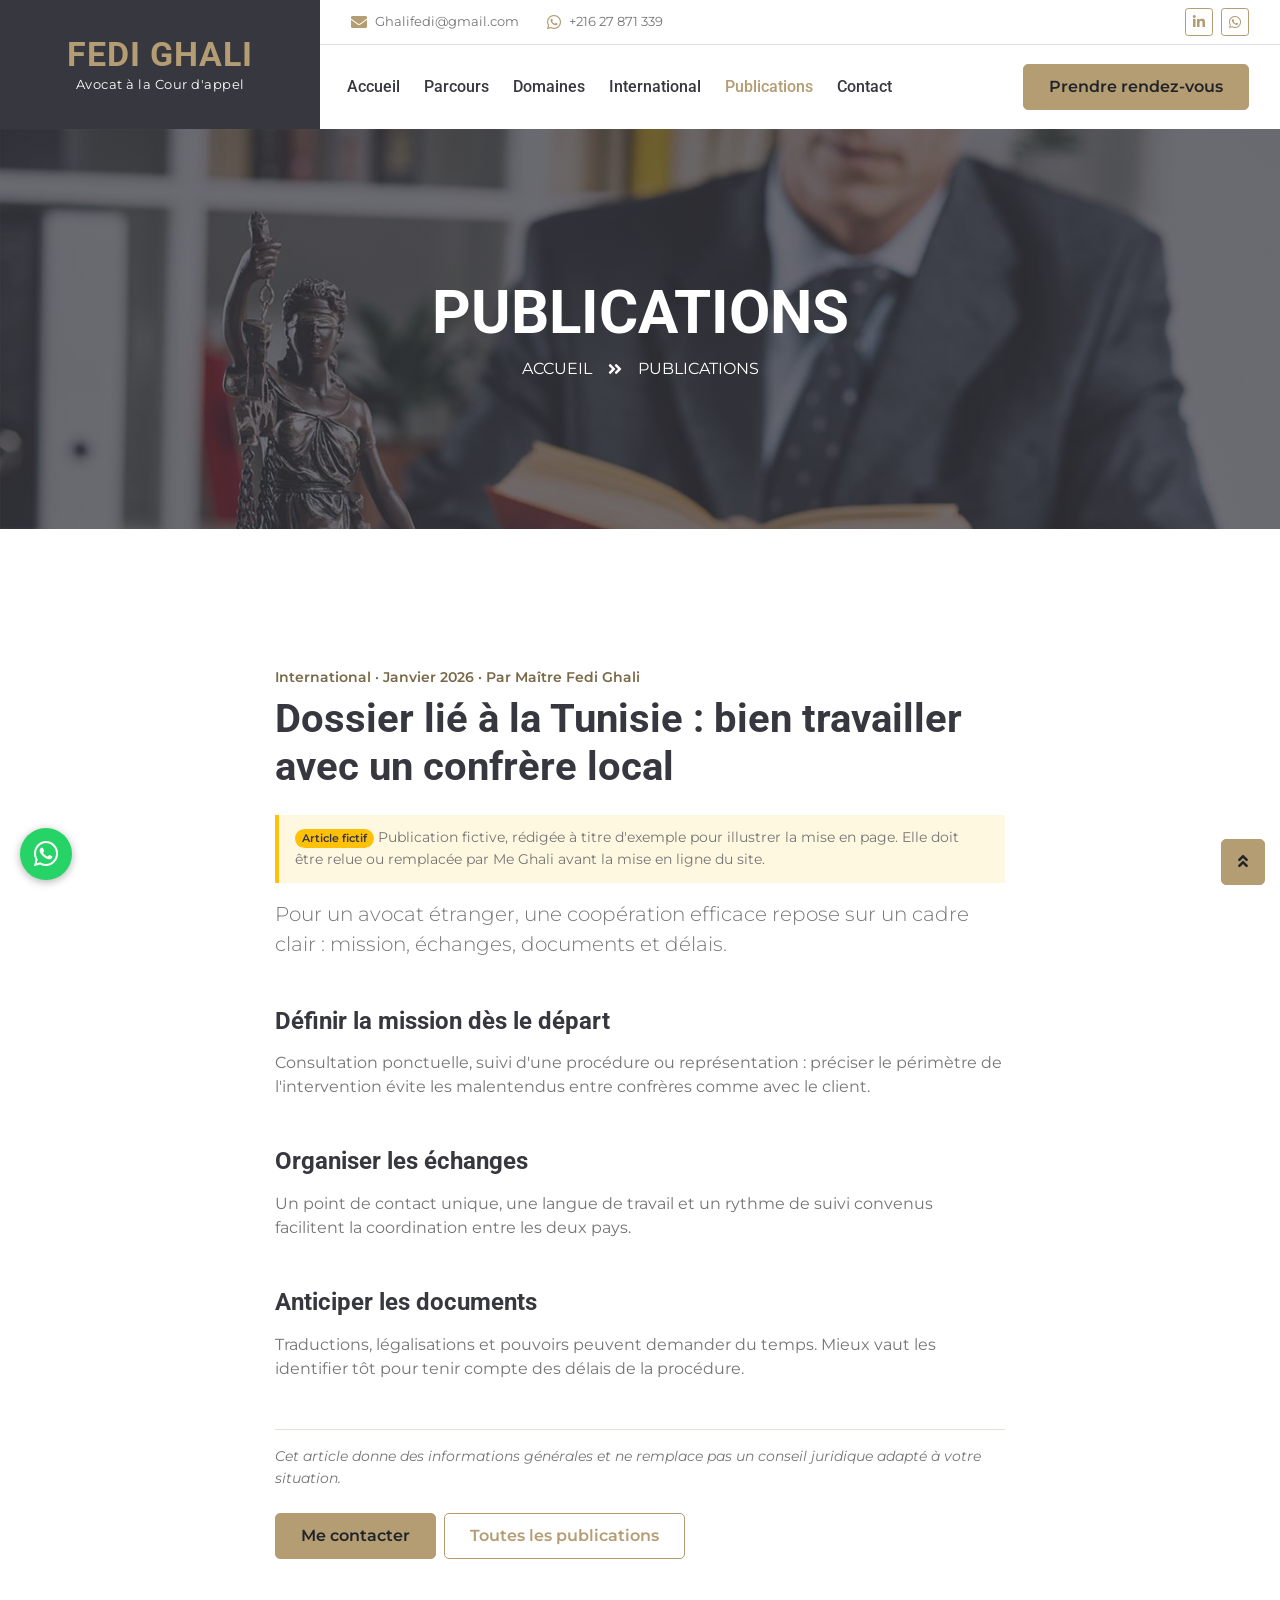
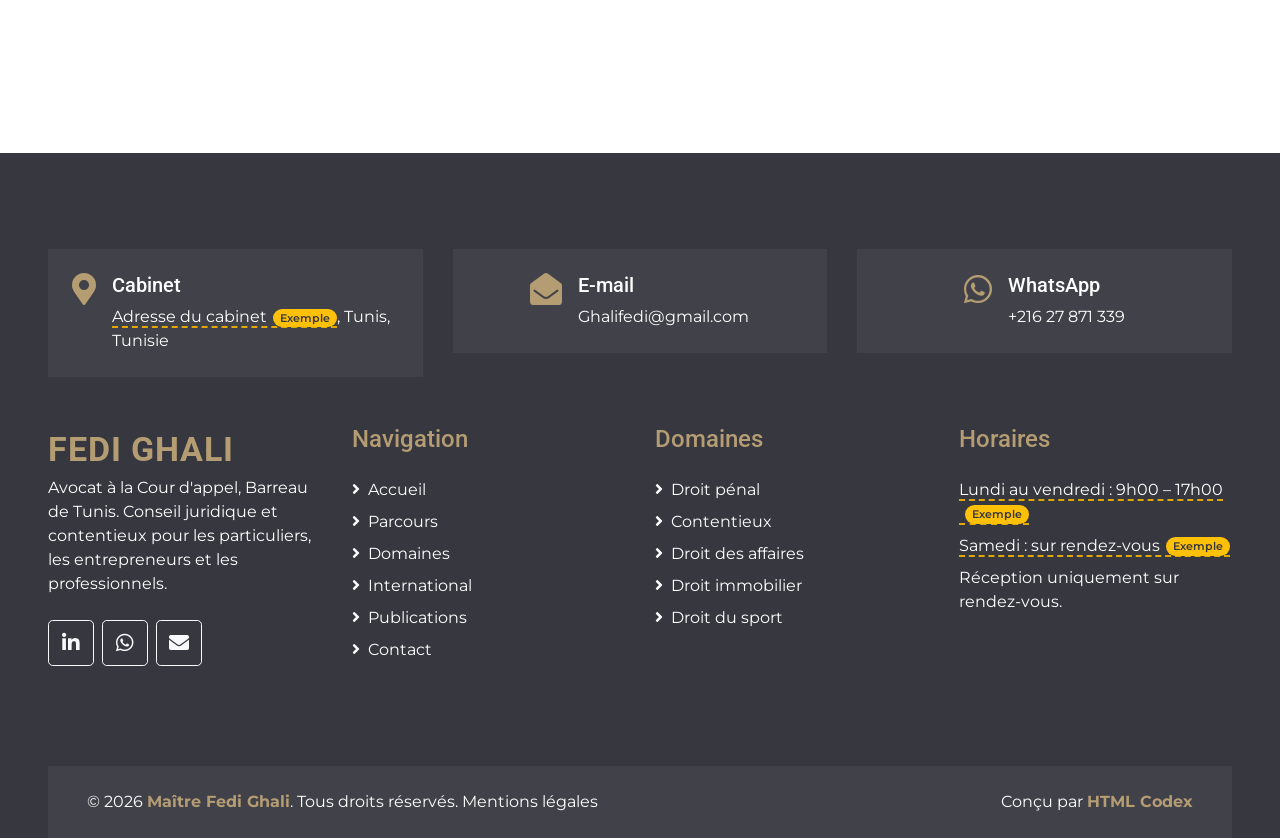
<file: publication-cooperation-cabinets-etrangers.html>
<!DOCTYPE html>
<html lang="fr">

<head>
    <meta charset="utf-8">
    <title>Dossier lié à la Tunisie : bien travailler avec un confrère local | Maître Fedi Ghali</title>
    <meta content="width=device-width, initial-scale=1.0" name="viewport">
    <meta content="avocat Tunis, avocat Tunisie, droit pénal, contentieux, conseil juridique, droit des affaires, droit immobilier, droit du sport, Fedi Ghali" name="keywords">
    <meta content="Pour un avocat étranger, une coopération efficace repose sur un cadre clair : mission, échanges, documents et délais." name="description">
    <meta property="og:title" content="Dossier lié à la Tunisie : bien travailler avec un confrère local | Maître Fedi Ghali">
    <meta property="og:description" content="Pour un avocat étranger, une coopération efficace repose sur un cadre clair : mission, échanges, documents et délais.">
    <meta property="og:type" content="website">
    <meta property="og:locale" content="fr_TN">

    <!-- Favicon -->
    <link href="img/favicon.svg" rel="icon" type="image/svg+xml">

    <!-- Google Web Fonts -->
    <link rel="preconnect" href="https://fonts.gstatic.com">
    <link href="https://fonts.googleapis.com/css2?family=Montserrat:wght@400;600&family=Roboto:wght@300;500;700&display=swap" rel="stylesheet">

    <!-- Font Awesome -->
    <link href="https://cdnjs.cloudflare.com/ajax/libs/font-awesome/5.10.0/css/all.min.css" rel="stylesheet">

    <!-- Libraries Stylesheet -->
    <link href="lib/owlcarousel/assets/owl.carousel.min.css" rel="stylesheet">
    <link href="lib/tempusdominus/css/tempusdominus-bootstrap-4.min.css" rel="stylesheet" />

    <!-- Customized Bootstrap Stylesheet -->
    <link href="css/style.css" rel="stylesheet">
    <link href="css/custom.css" rel="stylesheet">
</head>

<body>
    <!-- Header Start -->
    <div class="container-fluid">
        <div class="row">
            <div class="col-lg-3 bg-secondary d-none d-lg-block">
                <a href="index.html" class="navbar-brand brand w-100 h-100 m-0 p-0 d-flex flex-column align-items-center justify-content-center">
                    <span class="brand-name text-primary text-uppercase">Fedi Ghali</span>
                    <span class="brand-sub text-white">Avocat à la Cour d'appel</span>
                </a>
            </div>
            <div class="col-lg-9">
                <div class="row bg-white border-bottom d-none d-lg-flex">
                    <div class="col-lg-8 text-left">
                        <div class="h-100 d-inline-flex align-items-center py-2 px-3">
                            <i class="fa fa-envelope text-primary mr-2"></i>
                            <small><a class="text-body" href="mailto:Ghalifedi@gmail.com">Ghalifedi@gmail.com</a></small>
                        </div>
                        <div class="h-100 d-inline-flex align-items-center py-2 px-2">
                            <i class="fab fa-whatsapp text-primary mr-2"></i>
                            <small><a class="text-body" href="https://wa.me/21627871339" target="_blank" rel="noopener">+216 27 871 339</a></small>
                        </div>
                    </div>
                    <div class="col-lg-4 text-right">
                        <div class="d-inline-flex align-items-center p-2">
                            <a class="btn btn-sm btn-outline-primary btn-sm-square mr-2" href="https://www.linkedin.com/in/fedi-ghali-a6b941138/" target="_blank" rel="noopener" aria-label="LinkedIn">
                                <i class="fab fa-linkedin-in"></i>
                            </a>
                            <a class="btn btn-sm btn-outline-primary btn-sm-square mr-2" href="https://wa.me/21627871339" target="_blank" rel="noopener" aria-label="WhatsApp">
                                <i class="fab fa-whatsapp"></i>
                            </a>
                        </div>
                    </div>
                </div>
                <nav class="navbar navbar-expand-lg bg-white navbar-light p-0" aria-label="Navigation principale">
                    <a href="index.html" class="navbar-brand brand-mobile d-block d-lg-none">
                        <span class="brand-name text-primary text-uppercase">Fedi Ghali</span>
                    </a>
                    <button type="button" class="navbar-toggler" data-toggle="collapse" data-target="#navbarCollapse" aria-label="Ouvrir le menu">
                        <span class="navbar-toggler-icon"></span>
                    </button>
                    <div class="collapse navbar-collapse justify-content-between" id="navbarCollapse">
                        <div class="navbar-nav mr-auto py-0">
                            <a href="index.html" class="nav-item nav-link">Accueil</a>
                            <a href="about.html" class="nav-item nav-link">Parcours</a>
                            <a href="service.html" class="nav-item nav-link">Domaines</a>
                            <a href="international.html" class="nav-item nav-link">International</a>
                            <a href="publications.html" class="nav-item nav-link active" aria-current="page">Publications</a>
                            <a href="contact.html" class="nav-item nav-link">Contact</a>
                        </div>
                        <a href="index.html#rendez-vous" class="btn btn-primary mr-3 d-none d-xl-block">Prendre rendez-vous</a>
                    </div>
                </nav>
            </div>
        </div>
    </div>
    <!-- Header End -->


    <!-- Page Header Start -->
    <div class="container-fluid bg-page-header" style="margin-bottom: 90px;">
        <div class="container">
            <div class="d-flex flex-column align-items-center justify-content-center text-center" style="min-height: 400px">
                <h1 class="page-title text-white text-uppercase">Publications</h1>
                <div class="d-inline-flex text-white">
                    <p class="m-0 text-uppercase"><a class="text-white" href="index.html">Accueil</a></p>
                    <i class="fa fa-angle-double-right pt-1 px-3"></i>
                    <p class="m-0 text-uppercase">Publications</p>
                </div>
            </div>
        </div>
    </div>
    <!-- Page Header End -->


    <!-- Article Start -->
    <div class="container-fluid py-5">
        <div class="container pb-5">
            <div class="row justify-content-center">
                <article class="col-lg-8">
                    <p class="pub-meta mb-2">International · Janvier 2026 · Par Maître Fedi Ghali</p>
                    <h2 class="section-title mb-4">Dossier lié à la Tunisie : bien travailler avec un confrère local</h2>
                    <p class="exemple-note"><span class="exemple-tag">Article fictif</span> Publication fictive, rédigée à titre d'exemple pour illustrer la mise en page. Elle doit être relue ou remplacée par Me Ghali avant la mise en ligne du site.</p>
                    <p class="lead">Pour un avocat étranger, une coopération efficace repose sur un cadre clair : mission, échanges, documents et délais.</p>
                    <h2 class="h4 mt-5 mb-3">Définir la mission dès le départ</h2>
                    <p>Consultation ponctuelle, suivi d'une procédure ou représentation : préciser le périmètre de l'intervention évite les malentendus entre confrères comme avec le client.</p>
                    <h2 class="h4 mt-5 mb-3">Organiser les échanges</h2>
                    <p>Un point de contact unique, une langue de travail et un rythme de suivi convenus facilitent la coordination entre les deux pays.</p>
                    <h2 class="h4 mt-5 mb-3">Anticiper les documents</h2>
                    <p>Traductions, légalisations et pouvoirs peuvent demander du temps. Mieux vaut les identifier tôt pour tenir compte des délais de la procédure.</p>
                    <p class="legal-note mt-5">Cet article donne des informations générales et ne remplace pas un conseil juridique adapté à votre situation.</p>
                    <div class="d-flex flex-wrap mt-4">
                        <a class="btn btn-primary mr-2 mb-2" href="contact.html">Me contacter</a>
                        <a class="btn btn-outline-primary mb-2" href="publications.html">Toutes les publications</a>
                    </div>
                </article>
            </div>
        </div>
    </div>
    <!-- Article End -->


    <!-- Footer Start -->
    <div class="container-fluid bg-secondary text-white pt-5 px-sm-3 px-md-5" style="margin-top: 90px;">
        <div class="row mt-5">
            <div class="col-lg-4">
                <div class="d-flex justify-content-lg-center p-4" style="background: rgba(256, 256, 256, .05);">
                    <i class="fa fa-2x fa-map-marker-alt text-primary"></i>
                    <div class="ml-3">
                        <h5 class="text-white">Cabinet</h5>
                        <p class="m-0"><span class="exemple">Adresse du cabinet</span>, Tunis, Tunisie</p>
                    </div>
                </div>
            </div>
            <div class="col-lg-4">
                <div class="d-flex justify-content-lg-center p-4" style="background: rgba(256, 256, 256, .05);">
                    <i class="fa fa-2x fa-envelope-open text-primary"></i>
                    <div class="ml-3">
                        <h5 class="text-white">E-mail</h5>
                        <p class="m-0"><a class="text-white" href="mailto:Ghalifedi@gmail.com">Ghalifedi@gmail.com</a></p>
                    </div>
                </div>
            </div>
            <div class="col-lg-4">
                <div class="d-flex justify-content-lg-center p-4" style="background: rgba(256, 256, 256, .05);">
                    <i class="fab fa-2x fa-whatsapp text-primary"></i>
                    <div class="ml-3">
                        <h5 class="text-white">WhatsApp</h5>
                        <p class="m-0"><a class="text-white" href="https://wa.me/21627871339" target="_blank" rel="noopener">+216 27 871 339</a></p>
                    </div>
                </div>
            </div>
        </div>
        <div class="row pt-5">
            <div class="col-lg-3 col-md-6 mb-5">
                <a href="index.html" class="navbar-brand">
                    <span class="brand-name text-primary text-uppercase">Fedi Ghali</span>
                </a>
                <p>Avocat à la Cour d'appel, Barreau de Tunis. Conseil juridique et contentieux pour les particuliers, les entrepreneurs et les professionnels.</p>
                <div class="d-flex justify-content-start mt-4">
                    <a class="btn btn-lg btn-outline-light btn-lg-square mr-2" href="https://www.linkedin.com/in/fedi-ghali-a6b941138/" target="_blank" rel="noopener" aria-label="LinkedIn"><i class="fab fa-linkedin-in"></i></a>
                    <a class="btn btn-lg btn-outline-light btn-lg-square mr-2" href="https://wa.me/21627871339" target="_blank" rel="noopener" aria-label="WhatsApp"><i class="fab fa-whatsapp"></i></a>
                    <a class="btn btn-lg btn-outline-light btn-lg-square" href="mailto:Ghalifedi@gmail.com" aria-label="E-mail"><i class="fa fa-envelope"></i></a>
                </div>
            </div>
            <div class="col-lg-3 col-md-6 mb-5">
                <h4 class="font-weight-semi-bold text-primary mb-4">Navigation</h4>
                <div class="d-flex flex-column justify-content-start">
                    <a class="text-white mb-2" href="index.html"><i class="fa fa-angle-right mr-2"></i>Accueil</a>
                    <a class="text-white mb-2" href="about.html"><i class="fa fa-angle-right mr-2"></i>Parcours</a>
                    <a class="text-white mb-2" href="service.html"><i class="fa fa-angle-right mr-2"></i>Domaines</a>
                    <a class="text-white mb-2" href="international.html"><i class="fa fa-angle-right mr-2"></i>International</a>
                    <a class="text-white mb-2" href="publications.html"><i class="fa fa-angle-right mr-2"></i>Publications</a>
                    <a class="text-white mb-2" href="contact.html"><i class="fa fa-angle-right mr-2"></i>Contact</a>
                </div>
            </div>
            <div class="col-lg-3 col-md-6 mb-5">
                <h4 class="font-weight-semi-bold text-primary mb-4">Domaines</h4>
                <div class="d-flex flex-column justify-content-start">
                    <a class="text-white mb-2" href="service.html#droit-penal"><i class="fa fa-angle-right mr-2"></i>Droit pénal</a>
                    <a class="text-white mb-2" href="service.html#contentieux"><i class="fa fa-angle-right mr-2"></i>Contentieux</a>
                    <a class="text-white mb-2" href="service.html#affaires"><i class="fa fa-angle-right mr-2"></i>Droit des affaires</a>
                    <a class="text-white mb-2" href="service.html#immobilier"><i class="fa fa-angle-right mr-2"></i>Droit immobilier</a>
                    <a class="text-white" href="service.html#sport"><i class="fa fa-angle-right mr-2"></i>Droit du sport</a>
                </div>
            </div>
            <div class="col-lg-3 col-md-6 mb-5">
                <h4 class="font-weight-semi-bold text-primary mb-4">Horaires</h4>
                <p class="mb-2"><span class="exemple">Lundi au vendredi : 9h00 – 17h00</span></p>
                <p class="mb-2"><span class="exemple">Samedi : sur rendez-vous</span></p>
                <p class="mb-0">Réception uniquement sur rendez-vous.</p>
            </div>
        </div>
        <div class="row p-4 mt-5 mx-0" style="background: rgba(256, 256, 256, .05);">
            <div class="col-md-6 text-center text-md-left mb-3 mb-md-0">
                <p class="m-0 text-white">&copy; 2026 <a class="font-weight-bold" href="index.html">Maître Fedi Ghali</a>. Tous droits réservés. <a class="text-white" href="mentions-legales.html">Mentions légales</a></p>
            </div>
            <div class="col-md-6 text-center text-md-right">
                <p class="m-0 text-white">Conçu par <a class="font-weight-bold" href="https://htmlcodex.com">HTML Codex</a></p>
            </div>
        </div>
    </div>
    <!-- Footer End -->


    <!-- WhatsApp -->
    <a href="https://wa.me/21627871339" class="whatsapp-float" target="_blank" rel="noopener" aria-label="Écrire sur WhatsApp"><i class="fab fa-whatsapp"></i></a>

    <!-- Back to Top -->
    <a href="#" class="btn btn-primary px-3 back-to-top" aria-label="Retour en haut de page"><i class="fa fa-angle-double-up"></i></a>


    <!-- JavaScript Libraries -->
    <script src="https://code.jquery.com/jquery-3.4.1.min.js"></script>
    <script src="https://cdn.jsdelivr.net/npm/bootstrap@4.4.1/dist/js/bootstrap.bundle.min.js"></script>
    <script src="lib/easing/easing.min.js"></script>
    <script src="lib/waypoints/waypoints.min.js"></script>
    <script src="lib/owlcarousel/owl.carousel.min.js"></script>
    <script src="lib/tempusdominus/js/moment.min.js"></script>
    <script src="lib/tempusdominus/js/moment-timezone.min.js"></script>
    <script src="lib/tempusdominus/js/tempusdominus-bootstrap-4.min.js"></script>

    <!-- Contact Javascript File -->
    <script src="mail/jqBootstrapValidation.min.js"></script>
    <script src="mail/contact.js"></script>

    <!-- Template Javascript -->
    <script src="js/main.js"></script>
</body>

</html>
</file>
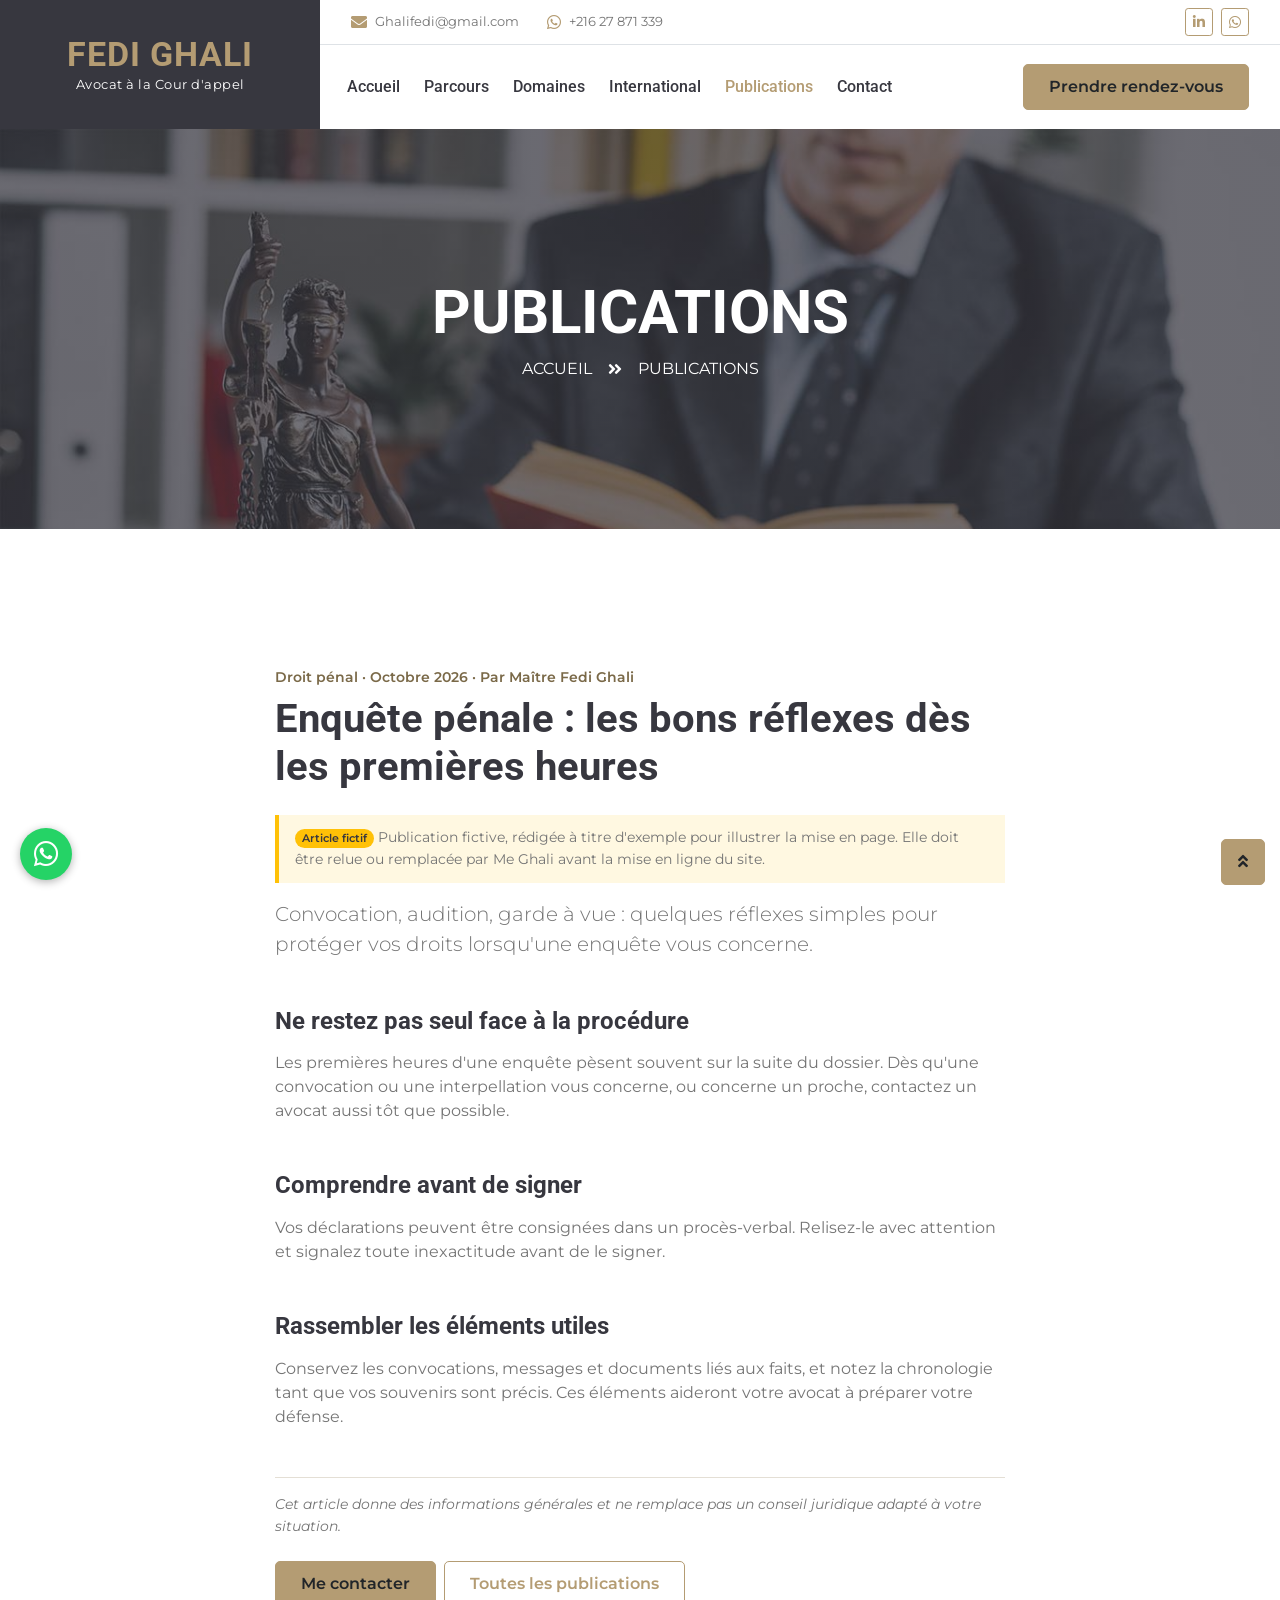
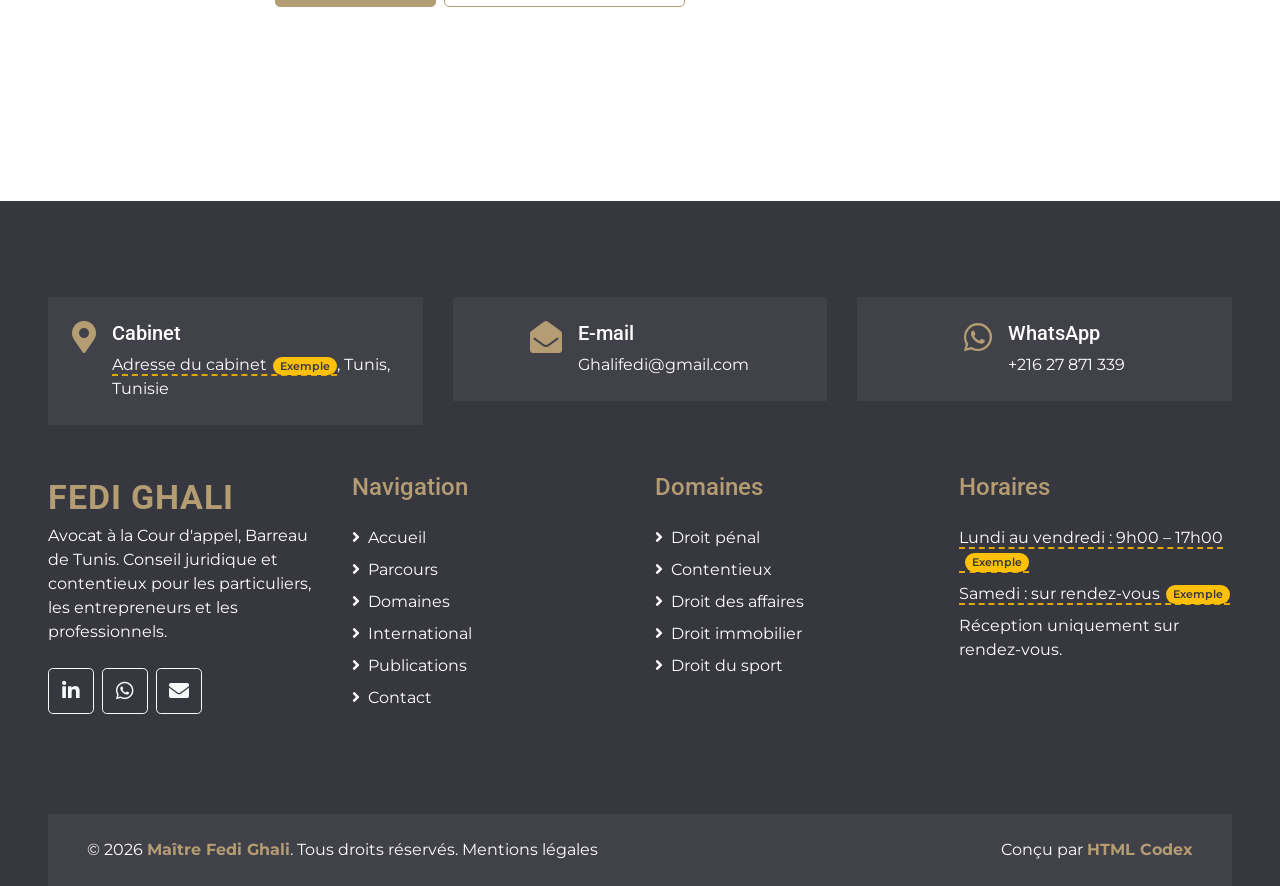
<file: publication-garde-a-vue-premiers-reflexes.html>
<!DOCTYPE html>
<html lang="fr">

<head>
    <meta charset="utf-8">
    <title>Enquête pénale : les bons réflexes dès les premières heures | Maître Fedi Ghali</title>
    <meta content="width=device-width, initial-scale=1.0" name="viewport">
    <meta content="avocat Tunis, avocat Tunisie, droit pénal, contentieux, conseil juridique, droit des affaires, droit immobilier, droit du sport, Fedi Ghali" name="keywords">
    <meta content="Convocation, audition, garde à vue : quelques réflexes simples pour protéger vos droits lorsqu'une enquête vous concerne." name="description">
    <meta property="og:title" content="Enquête pénale : les bons réflexes dès les premières heures | Maître Fedi Ghali">
    <meta property="og:description" content="Convocation, audition, garde à vue : quelques réflexes simples pour protéger vos droits lorsqu'une enquête vous concerne.">
    <meta property="og:type" content="website">
    <meta property="og:locale" content="fr_TN">

    <!-- Favicon -->
    <link href="img/favicon.svg" rel="icon" type="image/svg+xml">

    <!-- Google Web Fonts -->
    <link rel="preconnect" href="https://fonts.gstatic.com">
    <link href="https://fonts.googleapis.com/css2?family=Montserrat:wght@400;600&family=Roboto:wght@300;500;700&display=swap" rel="stylesheet">

    <!-- Font Awesome -->
    <link href="https://cdnjs.cloudflare.com/ajax/libs/font-awesome/5.10.0/css/all.min.css" rel="stylesheet">

    <!-- Libraries Stylesheet -->
    <link href="lib/owlcarousel/assets/owl.carousel.min.css" rel="stylesheet">
    <link href="lib/tempusdominus/css/tempusdominus-bootstrap-4.min.css" rel="stylesheet" />

    <!-- Customized Bootstrap Stylesheet -->
    <link href="css/style.css" rel="stylesheet">
    <link href="css/custom.css" rel="stylesheet">
</head>

<body>
    <!-- Header Start -->
    <div class="container-fluid">
        <div class="row">
            <div class="col-lg-3 bg-secondary d-none d-lg-block">
                <a href="index.html" class="navbar-brand brand w-100 h-100 m-0 p-0 d-flex flex-column align-items-center justify-content-center">
                    <span class="brand-name text-primary text-uppercase">Fedi Ghali</span>
                    <span class="brand-sub text-white">Avocat à la Cour d'appel</span>
                </a>
            </div>
            <div class="col-lg-9">
                <div class="row bg-white border-bottom d-none d-lg-flex">
                    <div class="col-lg-8 text-left">
                        <div class="h-100 d-inline-flex align-items-center py-2 px-3">
                            <i class="fa fa-envelope text-primary mr-2"></i>
                            <small><a class="text-body" href="mailto:Ghalifedi@gmail.com">Ghalifedi@gmail.com</a></small>
                        </div>
                        <div class="h-100 d-inline-flex align-items-center py-2 px-2">
                            <i class="fab fa-whatsapp text-primary mr-2"></i>
                            <small><a class="text-body" href="https://wa.me/21627871339" target="_blank" rel="noopener">+216 27 871 339</a></small>
                        </div>
                    </div>
                    <div class="col-lg-4 text-right">
                        <div class="d-inline-flex align-items-center p-2">
                            <a class="btn btn-sm btn-outline-primary btn-sm-square mr-2" href="https://www.linkedin.com/in/fedi-ghali-a6b941138/" target="_blank" rel="noopener" aria-label="LinkedIn">
                                <i class="fab fa-linkedin-in"></i>
                            </a>
                            <a class="btn btn-sm btn-outline-primary btn-sm-square mr-2" href="https://wa.me/21627871339" target="_blank" rel="noopener" aria-label="WhatsApp">
                                <i class="fab fa-whatsapp"></i>
                            </a>
                        </div>
                    </div>
                </div>
                <nav class="navbar navbar-expand-lg bg-white navbar-light p-0" aria-label="Navigation principale">
                    <a href="index.html" class="navbar-brand brand-mobile d-block d-lg-none">
                        <span class="brand-name text-primary text-uppercase">Fedi Ghali</span>
                    </a>
                    <button type="button" class="navbar-toggler" data-toggle="collapse" data-target="#navbarCollapse" aria-label="Ouvrir le menu">
                        <span class="navbar-toggler-icon"></span>
                    </button>
                    <div class="collapse navbar-collapse justify-content-between" id="navbarCollapse">
                        <div class="navbar-nav mr-auto py-0">
                            <a href="index.html" class="nav-item nav-link">Accueil</a>
                            <a href="about.html" class="nav-item nav-link">Parcours</a>
                            <a href="service.html" class="nav-item nav-link">Domaines</a>
                            <a href="international.html" class="nav-item nav-link">International</a>
                            <a href="publications.html" class="nav-item nav-link active" aria-current="page">Publications</a>
                            <a href="contact.html" class="nav-item nav-link">Contact</a>
                        </div>
                        <a href="index.html#rendez-vous" class="btn btn-primary mr-3 d-none d-xl-block">Prendre rendez-vous</a>
                    </div>
                </nav>
            </div>
        </div>
    </div>
    <!-- Header End -->


    <!-- Page Header Start -->
    <div class="container-fluid bg-page-header" style="margin-bottom: 90px;">
        <div class="container">
            <div class="d-flex flex-column align-items-center justify-content-center text-center" style="min-height: 400px">
                <h1 class="page-title text-white text-uppercase">Publications</h1>
                <div class="d-inline-flex text-white">
                    <p class="m-0 text-uppercase"><a class="text-white" href="index.html">Accueil</a></p>
                    <i class="fa fa-angle-double-right pt-1 px-3"></i>
                    <p class="m-0 text-uppercase">Publications</p>
                </div>
            </div>
        </div>
    </div>
    <!-- Page Header End -->


    <!-- Article Start -->
    <div class="container-fluid py-5">
        <div class="container pb-5">
            <div class="row justify-content-center">
                <article class="col-lg-8">
                    <p class="pub-meta mb-2">Droit pénal · Octobre 2026 · Par Maître Fedi Ghali</p>
                    <h2 class="section-title mb-4">Enquête pénale : les bons réflexes dès les premières heures</h2>
                    <p class="exemple-note"><span class="exemple-tag">Article fictif</span> Publication fictive, rédigée à titre d'exemple pour illustrer la mise en page. Elle doit être relue ou remplacée par Me Ghali avant la mise en ligne du site.</p>
                    <p class="lead">Convocation, audition, garde à vue : quelques réflexes simples pour protéger vos droits lorsqu'une enquête vous concerne.</p>
                    <h2 class="h4 mt-5 mb-3">Ne restez pas seul face à la procédure</h2>
                    <p>Les premières heures d'une enquête pèsent souvent sur la suite du dossier. Dès qu'une convocation ou une interpellation vous concerne, ou concerne un proche, contactez un avocat aussi tôt que possible.</p>
                    <h2 class="h4 mt-5 mb-3">Comprendre avant de signer</h2>
                    <p>Vos déclarations peuvent être consignées dans un procès-verbal. Relisez-le avec attention et signalez toute inexactitude avant de le signer.</p>
                    <h2 class="h4 mt-5 mb-3">Rassembler les éléments utiles</h2>
                    <p>Conservez les convocations, messages et documents liés aux faits, et notez la chronologie tant que vos souvenirs sont précis. Ces éléments aideront votre avocat à préparer votre défense.</p>
                    <p class="legal-note mt-5">Cet article donne des informations générales et ne remplace pas un conseil juridique adapté à votre situation.</p>
                    <div class="d-flex flex-wrap mt-4">
                        <a class="btn btn-primary mr-2 mb-2" href="contact.html">Me contacter</a>
                        <a class="btn btn-outline-primary mb-2" href="publications.html">Toutes les publications</a>
                    </div>
                </article>
            </div>
        </div>
    </div>
    <!-- Article End -->


    <!-- Footer Start -->
    <div class="container-fluid bg-secondary text-white pt-5 px-sm-3 px-md-5" style="margin-top: 90px;">
        <div class="row mt-5">
            <div class="col-lg-4">
                <div class="d-flex justify-content-lg-center p-4" style="background: rgba(256, 256, 256, .05);">
                    <i class="fa fa-2x fa-map-marker-alt text-primary"></i>
                    <div class="ml-3">
                        <h5 class="text-white">Cabinet</h5>
                        <p class="m-0"><span class="exemple">Adresse du cabinet</span>, Tunis, Tunisie</p>
                    </div>
                </div>
            </div>
            <div class="col-lg-4">
                <div class="d-flex justify-content-lg-center p-4" style="background: rgba(256, 256, 256, .05);">
                    <i class="fa fa-2x fa-envelope-open text-primary"></i>
                    <div class="ml-3">
                        <h5 class="text-white">E-mail</h5>
                        <p class="m-0"><a class="text-white" href="mailto:Ghalifedi@gmail.com">Ghalifedi@gmail.com</a></p>
                    </div>
                </div>
            </div>
            <div class="col-lg-4">
                <div class="d-flex justify-content-lg-center p-4" style="background: rgba(256, 256, 256, .05);">
                    <i class="fab fa-2x fa-whatsapp text-primary"></i>
                    <div class="ml-3">
                        <h5 class="text-white">WhatsApp</h5>
                        <p class="m-0"><a class="text-white" href="https://wa.me/21627871339" target="_blank" rel="noopener">+216 27 871 339</a></p>
                    </div>
                </div>
            </div>
        </div>
        <div class="row pt-5">
            <div class="col-lg-3 col-md-6 mb-5">
                <a href="index.html" class="navbar-brand">
                    <span class="brand-name text-primary text-uppercase">Fedi Ghali</span>
                </a>
                <p>Avocat à la Cour d'appel, Barreau de Tunis. Conseil juridique et contentieux pour les particuliers, les entrepreneurs et les professionnels.</p>
                <div class="d-flex justify-content-start mt-4">
                    <a class="btn btn-lg btn-outline-light btn-lg-square mr-2" href="https://www.linkedin.com/in/fedi-ghali-a6b941138/" target="_blank" rel="noopener" aria-label="LinkedIn"><i class="fab fa-linkedin-in"></i></a>
                    <a class="btn btn-lg btn-outline-light btn-lg-square mr-2" href="https://wa.me/21627871339" target="_blank" rel="noopener" aria-label="WhatsApp"><i class="fab fa-whatsapp"></i></a>
                    <a class="btn btn-lg btn-outline-light btn-lg-square" href="mailto:Ghalifedi@gmail.com" aria-label="E-mail"><i class="fa fa-envelope"></i></a>
                </div>
            </div>
            <div class="col-lg-3 col-md-6 mb-5">
                <h4 class="font-weight-semi-bold text-primary mb-4">Navigation</h4>
                <div class="d-flex flex-column justify-content-start">
                    <a class="text-white mb-2" href="index.html"><i class="fa fa-angle-right mr-2"></i>Accueil</a>
                    <a class="text-white mb-2" href="about.html"><i class="fa fa-angle-right mr-2"></i>Parcours</a>
                    <a class="text-white mb-2" href="service.html"><i class="fa fa-angle-right mr-2"></i>Domaines</a>
                    <a class="text-white mb-2" href="international.html"><i class="fa fa-angle-right mr-2"></i>International</a>
                    <a class="text-white mb-2" href="publications.html"><i class="fa fa-angle-right mr-2"></i>Publications</a>
                    <a class="text-white mb-2" href="contact.html"><i class="fa fa-angle-right mr-2"></i>Contact</a>
                </div>
            </div>
            <div class="col-lg-3 col-md-6 mb-5">
                <h4 class="font-weight-semi-bold text-primary mb-4">Domaines</h4>
                <div class="d-flex flex-column justify-content-start">
                    <a class="text-white mb-2" href="service.html#droit-penal"><i class="fa fa-angle-right mr-2"></i>Droit pénal</a>
                    <a class="text-white mb-2" href="service.html#contentieux"><i class="fa fa-angle-right mr-2"></i>Contentieux</a>
                    <a class="text-white mb-2" href="service.html#affaires"><i class="fa fa-angle-right mr-2"></i>Droit des affaires</a>
                    <a class="text-white mb-2" href="service.html#immobilier"><i class="fa fa-angle-right mr-2"></i>Droit immobilier</a>
                    <a class="text-white" href="service.html#sport"><i class="fa fa-angle-right mr-2"></i>Droit du sport</a>
                </div>
            </div>
            <div class="col-lg-3 col-md-6 mb-5">
                <h4 class="font-weight-semi-bold text-primary mb-4">Horaires</h4>
                <p class="mb-2"><span class="exemple">Lundi au vendredi : 9h00 – 17h00</span></p>
                <p class="mb-2"><span class="exemple">Samedi : sur rendez-vous</span></p>
                <p class="mb-0">Réception uniquement sur rendez-vous.</p>
            </div>
        </div>
        <div class="row p-4 mt-5 mx-0" style="background: rgba(256, 256, 256, .05);">
            <div class="col-md-6 text-center text-md-left mb-3 mb-md-0">
                <p class="m-0 text-white">&copy; 2026 <a class="font-weight-bold" href="index.html">Maître Fedi Ghali</a>. Tous droits réservés. <a class="text-white" href="mentions-legales.html">Mentions légales</a></p>
            </div>
            <div class="col-md-6 text-center text-md-right">
                <p class="m-0 text-white">Conçu par <a class="font-weight-bold" href="https://htmlcodex.com">HTML Codex</a></p>
            </div>
        </div>
    </div>
    <!-- Footer End -->


    <!-- WhatsApp -->
    <a href="https://wa.me/21627871339" class="whatsapp-float" target="_blank" rel="noopener" aria-label="Écrire sur WhatsApp"><i class="fab fa-whatsapp"></i></a>

    <!-- Back to Top -->
    <a href="#" class="btn btn-primary px-3 back-to-top" aria-label="Retour en haut de page"><i class="fa fa-angle-double-up"></i></a>


    <!-- JavaScript Libraries -->
    <script src="https://code.jquery.com/jquery-3.4.1.min.js"></script>
    <script src="https://cdn.jsdelivr.net/npm/bootstrap@4.4.1/dist/js/bootstrap.bundle.min.js"></script>
    <script src="lib/easing/easing.min.js"></script>
    <script src="lib/waypoints/waypoints.min.js"></script>
    <script src="lib/owlcarousel/owl.carousel.min.js"></script>
    <script src="lib/tempusdominus/js/moment.min.js"></script>
    <script src="lib/tempusdominus/js/moment-timezone.min.js"></script>
    <script src="lib/tempusdominus/js/tempusdominus-bootstrap-4.min.js"></script>

    <!-- Contact Javascript File -->
    <script src="mail/jqBootstrapValidation.min.js"></script>
    <script src="mail/contact.js"></script>

    <!-- Template Javascript -->
    <script src="js/main.js"></script>
</body>

</html>
</file>
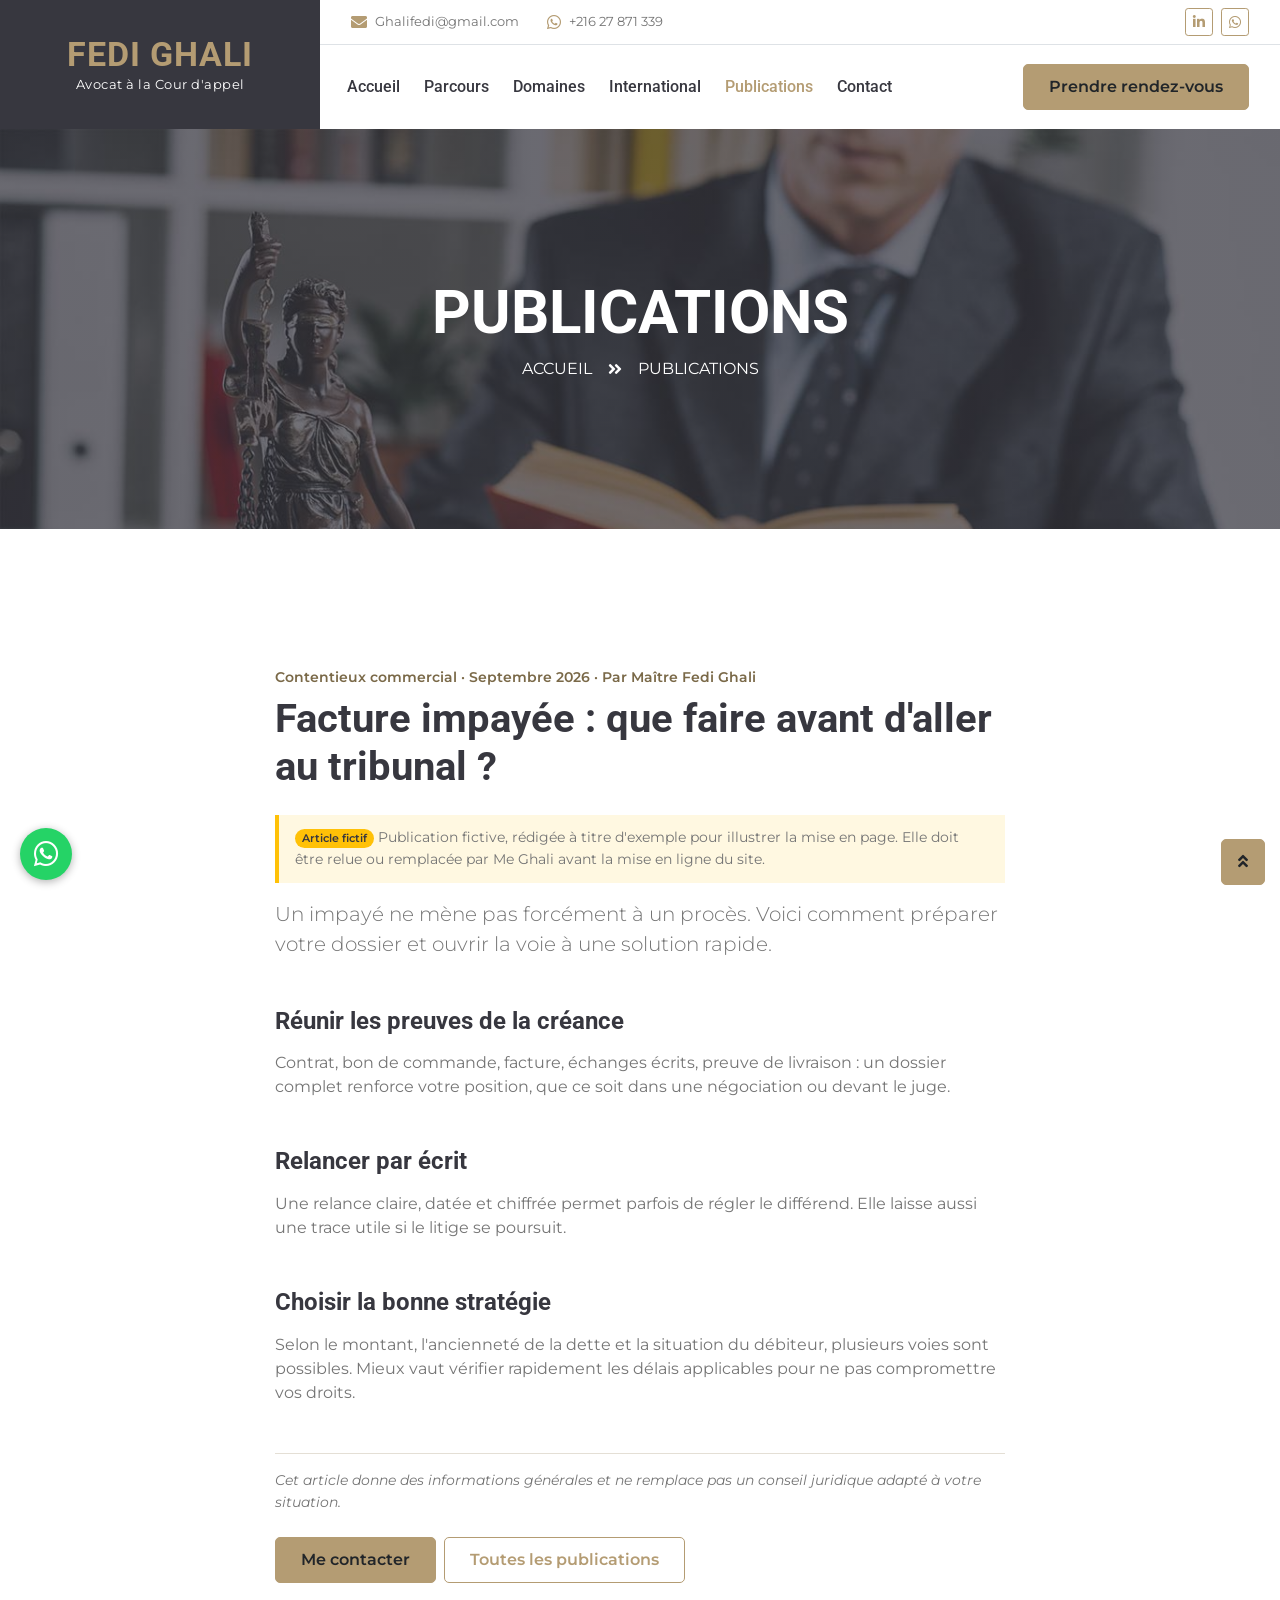
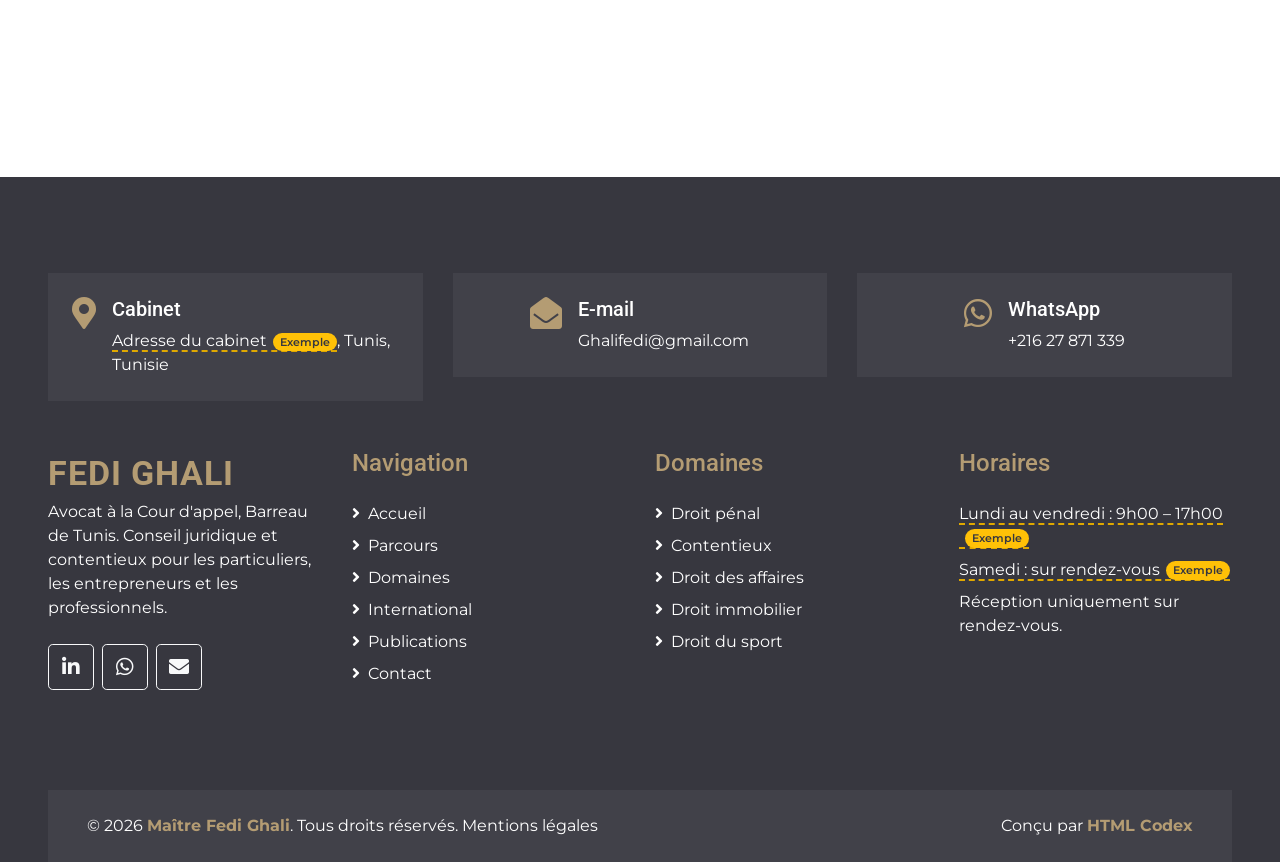
<file: publication-impayes-entre-entreprises.html>
<!DOCTYPE html>
<html lang="fr">

<head>
    <meta charset="utf-8">
    <title>Facture impayée : que faire avant d'aller au tribunal ? | Maître Fedi Ghali</title>
    <meta content="width=device-width, initial-scale=1.0" name="viewport">
    <meta content="avocat Tunis, avocat Tunisie, droit pénal, contentieux, conseil juridique, droit des affaires, droit immobilier, droit du sport, Fedi Ghali" name="keywords">
    <meta content="Un impayé ne mène pas forcément à un procès. Voici comment préparer votre dossier et ouvrir la voie à une solution rapide." name="description">
    <meta property="og:title" content="Facture impayée : que faire avant d'aller au tribunal ? | Maître Fedi Ghali">
    <meta property="og:description" content="Un impayé ne mène pas forcément à un procès. Voici comment préparer votre dossier et ouvrir la voie à une solution rapide.">
    <meta property="og:type" content="website">
    <meta property="og:locale" content="fr_TN">

    <!-- Favicon -->
    <link href="img/favicon.svg" rel="icon" type="image/svg+xml">

    <!-- Google Web Fonts -->
    <link rel="preconnect" href="https://fonts.gstatic.com">
    <link href="https://fonts.googleapis.com/css2?family=Montserrat:wght@400;600&family=Roboto:wght@300;500;700&display=swap" rel="stylesheet">

    <!-- Font Awesome -->
    <link href="https://cdnjs.cloudflare.com/ajax/libs/font-awesome/5.10.0/css/all.min.css" rel="stylesheet">

    <!-- Libraries Stylesheet -->
    <link href="lib/owlcarousel/assets/owl.carousel.min.css" rel="stylesheet">
    <link href="lib/tempusdominus/css/tempusdominus-bootstrap-4.min.css" rel="stylesheet" />

    <!-- Customized Bootstrap Stylesheet -->
    <link href="css/style.css" rel="stylesheet">
    <link href="css/custom.css" rel="stylesheet">
</head>

<body>
    <!-- Header Start -->
    <div class="container-fluid">
        <div class="row">
            <div class="col-lg-3 bg-secondary d-none d-lg-block">
                <a href="index.html" class="navbar-brand brand w-100 h-100 m-0 p-0 d-flex flex-column align-items-center justify-content-center">
                    <span class="brand-name text-primary text-uppercase">Fedi Ghali</span>
                    <span class="brand-sub text-white">Avocat à la Cour d'appel</span>
                </a>
            </div>
            <div class="col-lg-9">
                <div class="row bg-white border-bottom d-none d-lg-flex">
                    <div class="col-lg-8 text-left">
                        <div class="h-100 d-inline-flex align-items-center py-2 px-3">
                            <i class="fa fa-envelope text-primary mr-2"></i>
                            <small><a class="text-body" href="mailto:Ghalifedi@gmail.com">Ghalifedi@gmail.com</a></small>
                        </div>
                        <div class="h-100 d-inline-flex align-items-center py-2 px-2">
                            <i class="fab fa-whatsapp text-primary mr-2"></i>
                            <small><a class="text-body" href="https://wa.me/21627871339" target="_blank" rel="noopener">+216 27 871 339</a></small>
                        </div>
                    </div>
                    <div class="col-lg-4 text-right">
                        <div class="d-inline-flex align-items-center p-2">
                            <a class="btn btn-sm btn-outline-primary btn-sm-square mr-2" href="https://www.linkedin.com/in/fedi-ghali-a6b941138/" target="_blank" rel="noopener" aria-label="LinkedIn">
                                <i class="fab fa-linkedin-in"></i>
                            </a>
                            <a class="btn btn-sm btn-outline-primary btn-sm-square mr-2" href="https://wa.me/21627871339" target="_blank" rel="noopener" aria-label="WhatsApp">
                                <i class="fab fa-whatsapp"></i>
                            </a>
                        </div>
                    </div>
                </div>
                <nav class="navbar navbar-expand-lg bg-white navbar-light p-0" aria-label="Navigation principale">
                    <a href="index.html" class="navbar-brand brand-mobile d-block d-lg-none">
                        <span class="brand-name text-primary text-uppercase">Fedi Ghali</span>
                    </a>
                    <button type="button" class="navbar-toggler" data-toggle="collapse" data-target="#navbarCollapse" aria-label="Ouvrir le menu">
                        <span class="navbar-toggler-icon"></span>
                    </button>
                    <div class="collapse navbar-collapse justify-content-between" id="navbarCollapse">
                        <div class="navbar-nav mr-auto py-0">
                            <a href="index.html" class="nav-item nav-link">Accueil</a>
                            <a href="about.html" class="nav-item nav-link">Parcours</a>
                            <a href="service.html" class="nav-item nav-link">Domaines</a>
                            <a href="international.html" class="nav-item nav-link">International</a>
                            <a href="publications.html" class="nav-item nav-link active" aria-current="page">Publications</a>
                            <a href="contact.html" class="nav-item nav-link">Contact</a>
                        </div>
                        <a href="index.html#rendez-vous" class="btn btn-primary mr-3 d-none d-xl-block">Prendre rendez-vous</a>
                    </div>
                </nav>
            </div>
        </div>
    </div>
    <!-- Header End -->


    <!-- Page Header Start -->
    <div class="container-fluid bg-page-header" style="margin-bottom: 90px;">
        <div class="container">
            <div class="d-flex flex-column align-items-center justify-content-center text-center" style="min-height: 400px">
                <h1 class="page-title text-white text-uppercase">Publications</h1>
                <div class="d-inline-flex text-white">
                    <p class="m-0 text-uppercase"><a class="text-white" href="index.html">Accueil</a></p>
                    <i class="fa fa-angle-double-right pt-1 px-3"></i>
                    <p class="m-0 text-uppercase">Publications</p>
                </div>
            </div>
        </div>
    </div>
    <!-- Page Header End -->


    <!-- Article Start -->
    <div class="container-fluid py-5">
        <div class="container pb-5">
            <div class="row justify-content-center">
                <article class="col-lg-8">
                    <p class="pub-meta mb-2">Contentieux commercial · Septembre 2026 · Par Maître Fedi Ghali</p>
                    <h2 class="section-title mb-4">Facture impayée : que faire avant d'aller au tribunal ?</h2>
                    <p class="exemple-note"><span class="exemple-tag">Article fictif</span> Publication fictive, rédigée à titre d'exemple pour illustrer la mise en page. Elle doit être relue ou remplacée par Me Ghali avant la mise en ligne du site.</p>
                    <p class="lead">Un impayé ne mène pas forcément à un procès. Voici comment préparer votre dossier et ouvrir la voie à une solution rapide.</p>
                    <h2 class="h4 mt-5 mb-3">Réunir les preuves de la créance</h2>
                    <p>Contrat, bon de commande, facture, échanges écrits, preuve de livraison : un dossier complet renforce votre position, que ce soit dans une négociation ou devant le juge.</p>
                    <h2 class="h4 mt-5 mb-3">Relancer par écrit</h2>
                    <p>Une relance claire, datée et chiffrée permet parfois de régler le différend. Elle laisse aussi une trace utile si le litige se poursuit.</p>
                    <h2 class="h4 mt-5 mb-3">Choisir la bonne stratégie</h2>
                    <p>Selon le montant, l'ancienneté de la dette et la situation du débiteur, plusieurs voies sont possibles. Mieux vaut vérifier rapidement les délais applicables pour ne pas compromettre vos droits.</p>
                    <p class="legal-note mt-5">Cet article donne des informations générales et ne remplace pas un conseil juridique adapté à votre situation.</p>
                    <div class="d-flex flex-wrap mt-4">
                        <a class="btn btn-primary mr-2 mb-2" href="contact.html">Me contacter</a>
                        <a class="btn btn-outline-primary mb-2" href="publications.html">Toutes les publications</a>
                    </div>
                </article>
            </div>
        </div>
    </div>
    <!-- Article End -->


    <!-- Footer Start -->
    <div class="container-fluid bg-secondary text-white pt-5 px-sm-3 px-md-5" style="margin-top: 90px;">
        <div class="row mt-5">
            <div class="col-lg-4">
                <div class="d-flex justify-content-lg-center p-4" style="background: rgba(256, 256, 256, .05);">
                    <i class="fa fa-2x fa-map-marker-alt text-primary"></i>
                    <div class="ml-3">
                        <h5 class="text-white">Cabinet</h5>
                        <p class="m-0"><span class="exemple">Adresse du cabinet</span>, Tunis, Tunisie</p>
                    </div>
                </div>
            </div>
            <div class="col-lg-4">
                <div class="d-flex justify-content-lg-center p-4" style="background: rgba(256, 256, 256, .05);">
                    <i class="fa fa-2x fa-envelope-open text-primary"></i>
                    <div class="ml-3">
                        <h5 class="text-white">E-mail</h5>
                        <p class="m-0"><a class="text-white" href="mailto:Ghalifedi@gmail.com">Ghalifedi@gmail.com</a></p>
                    </div>
                </div>
            </div>
            <div class="col-lg-4">
                <div class="d-flex justify-content-lg-center p-4" style="background: rgba(256, 256, 256, .05);">
                    <i class="fab fa-2x fa-whatsapp text-primary"></i>
                    <div class="ml-3">
                        <h5 class="text-white">WhatsApp</h5>
                        <p class="m-0"><a class="text-white" href="https://wa.me/21627871339" target="_blank" rel="noopener">+216 27 871 339</a></p>
                    </div>
                </div>
            </div>
        </div>
        <div class="row pt-5">
            <div class="col-lg-3 col-md-6 mb-5">
                <a href="index.html" class="navbar-brand">
                    <span class="brand-name text-primary text-uppercase">Fedi Ghali</span>
                </a>
                <p>Avocat à la Cour d'appel, Barreau de Tunis. Conseil juridique et contentieux pour les particuliers, les entrepreneurs et les professionnels.</p>
                <div class="d-flex justify-content-start mt-4">
                    <a class="btn btn-lg btn-outline-light btn-lg-square mr-2" href="https://www.linkedin.com/in/fedi-ghali-a6b941138/" target="_blank" rel="noopener" aria-label="LinkedIn"><i class="fab fa-linkedin-in"></i></a>
                    <a class="btn btn-lg btn-outline-light btn-lg-square mr-2" href="https://wa.me/21627871339" target="_blank" rel="noopener" aria-label="WhatsApp"><i class="fab fa-whatsapp"></i></a>
                    <a class="btn btn-lg btn-outline-light btn-lg-square" href="mailto:Ghalifedi@gmail.com" aria-label="E-mail"><i class="fa fa-envelope"></i></a>
                </div>
            </div>
            <div class="col-lg-3 col-md-6 mb-5">
                <h4 class="font-weight-semi-bold text-primary mb-4">Navigation</h4>
                <div class="d-flex flex-column justify-content-start">
                    <a class="text-white mb-2" href="index.html"><i class="fa fa-angle-right mr-2"></i>Accueil</a>
                    <a class="text-white mb-2" href="about.html"><i class="fa fa-angle-right mr-2"></i>Parcours</a>
                    <a class="text-white mb-2" href="service.html"><i class="fa fa-angle-right mr-2"></i>Domaines</a>
                    <a class="text-white mb-2" href="international.html"><i class="fa fa-angle-right mr-2"></i>International</a>
                    <a class="text-white mb-2" href="publications.html"><i class="fa fa-angle-right mr-2"></i>Publications</a>
                    <a class="text-white mb-2" href="contact.html"><i class="fa fa-angle-right mr-2"></i>Contact</a>
                </div>
            </div>
            <div class="col-lg-3 col-md-6 mb-5">
                <h4 class="font-weight-semi-bold text-primary mb-4">Domaines</h4>
                <div class="d-flex flex-column justify-content-start">
                    <a class="text-white mb-2" href="service.html#droit-penal"><i class="fa fa-angle-right mr-2"></i>Droit pénal</a>
                    <a class="text-white mb-2" href="service.html#contentieux"><i class="fa fa-angle-right mr-2"></i>Contentieux</a>
                    <a class="text-white mb-2" href="service.html#affaires"><i class="fa fa-angle-right mr-2"></i>Droit des affaires</a>
                    <a class="text-white mb-2" href="service.html#immobilier"><i class="fa fa-angle-right mr-2"></i>Droit immobilier</a>
                    <a class="text-white" href="service.html#sport"><i class="fa fa-angle-right mr-2"></i>Droit du sport</a>
                </div>
            </div>
            <div class="col-lg-3 col-md-6 mb-5">
                <h4 class="font-weight-semi-bold text-primary mb-4">Horaires</h4>
                <p class="mb-2"><span class="exemple">Lundi au vendredi : 9h00 – 17h00</span></p>
                <p class="mb-2"><span class="exemple">Samedi : sur rendez-vous</span></p>
                <p class="mb-0">Réception uniquement sur rendez-vous.</p>
            </div>
        </div>
        <div class="row p-4 mt-5 mx-0" style="background: rgba(256, 256, 256, .05);">
            <div class="col-md-6 text-center text-md-left mb-3 mb-md-0">
                <p class="m-0 text-white">&copy; 2026 <a class="font-weight-bold" href="index.html">Maître Fedi Ghali</a>. Tous droits réservés. <a class="text-white" href="mentions-legales.html">Mentions légales</a></p>
            </div>
            <div class="col-md-6 text-center text-md-right">
                <p class="m-0 text-white">Conçu par <a class="font-weight-bold" href="https://htmlcodex.com">HTML Codex</a></p>
            </div>
        </div>
    </div>
    <!-- Footer End -->


    <!-- WhatsApp -->
    <a href="https://wa.me/21627871339" class="whatsapp-float" target="_blank" rel="noopener" aria-label="Écrire sur WhatsApp"><i class="fab fa-whatsapp"></i></a>

    <!-- Back to Top -->
    <a href="#" class="btn btn-primary px-3 back-to-top" aria-label="Retour en haut de page"><i class="fa fa-angle-double-up"></i></a>


    <!-- JavaScript Libraries -->
    <script src="https://code.jquery.com/jquery-3.4.1.min.js"></script>
    <script src="https://cdn.jsdelivr.net/npm/bootstrap@4.4.1/dist/js/bootstrap.bundle.min.js"></script>
    <script src="lib/easing/easing.min.js"></script>
    <script src="lib/waypoints/waypoints.min.js"></script>
    <script src="lib/owlcarousel/owl.carousel.min.js"></script>
    <script src="lib/tempusdominus/js/moment.min.js"></script>
    <script src="lib/tempusdominus/js/moment-timezone.min.js"></script>
    <script src="lib/tempusdominus/js/tempusdominus-bootstrap-4.min.js"></script>

    <!-- Contact Javascript File -->
    <script src="mail/jqBootstrapValidation.min.js"></script>
    <script src="mail/contact.js"></script>

    <!-- Template Javascript -->
    <script src="js/main.js"></script>
</body>

</html>
</file>
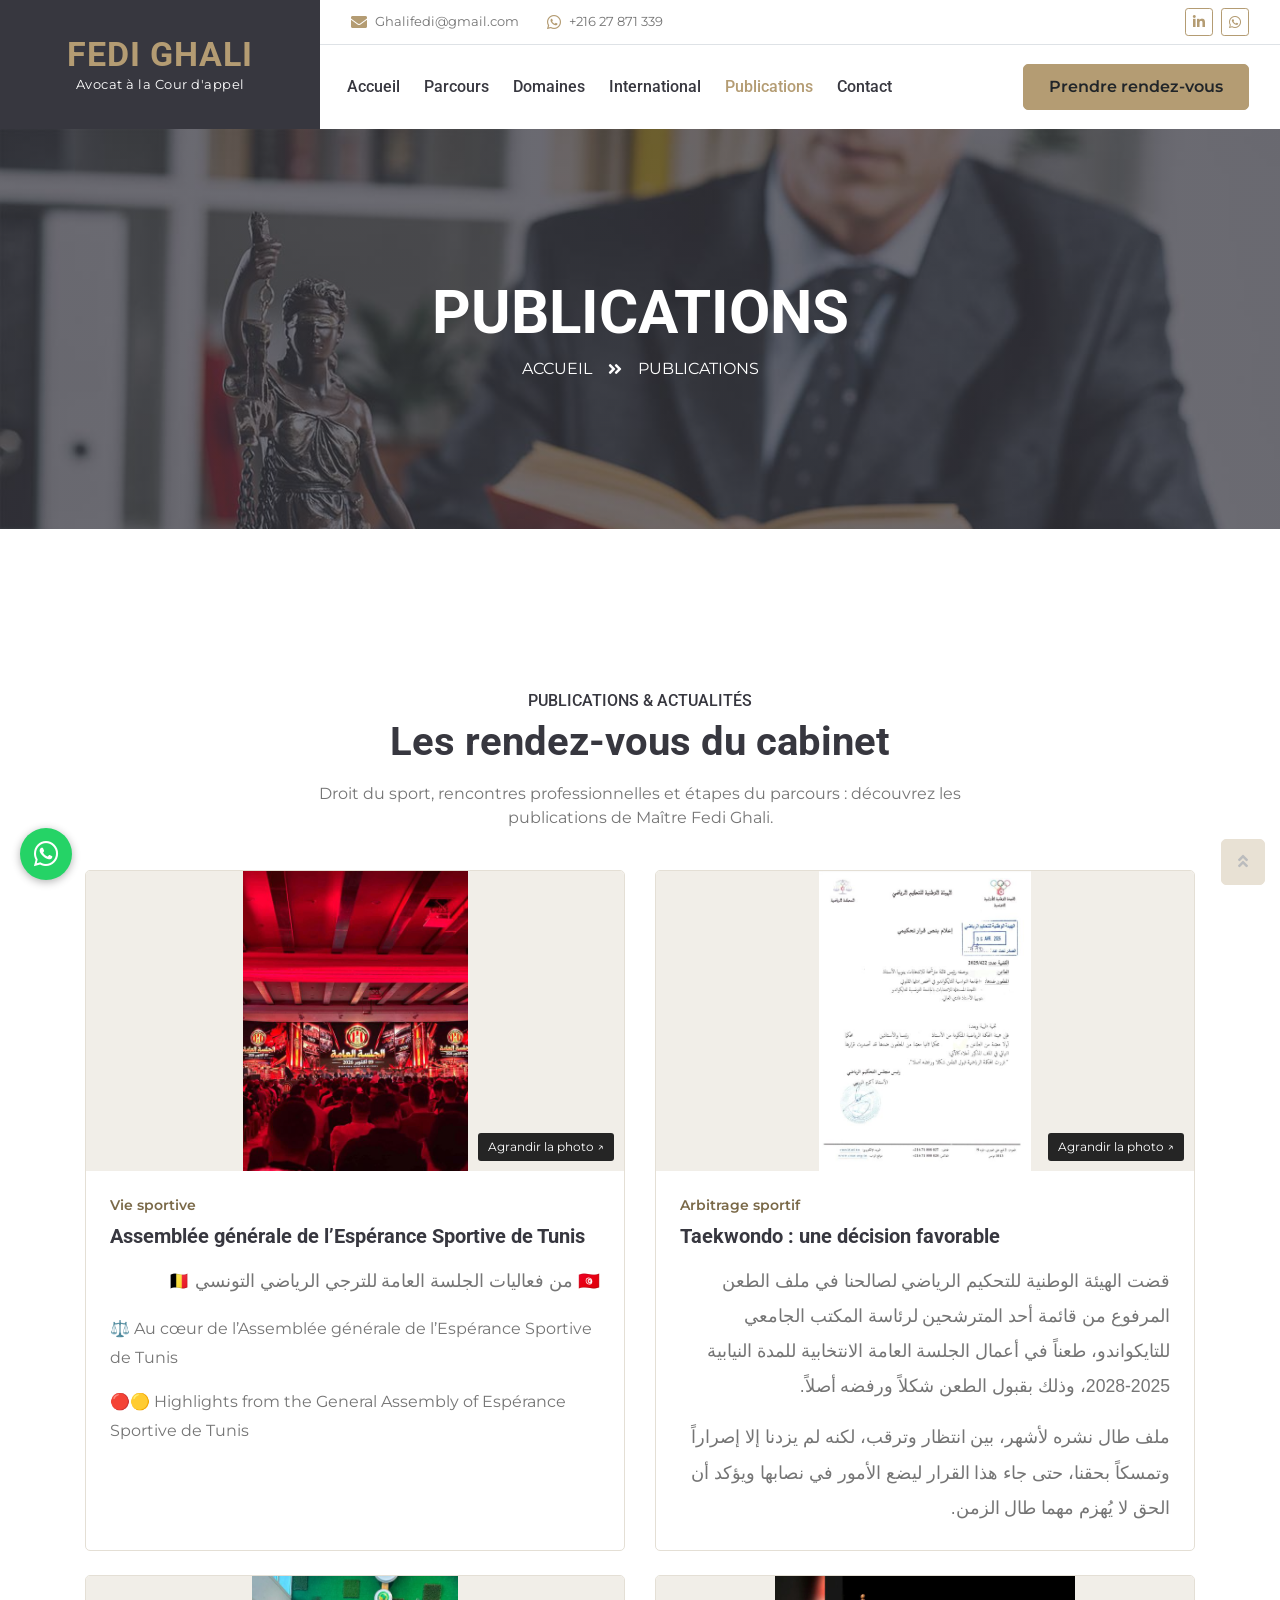
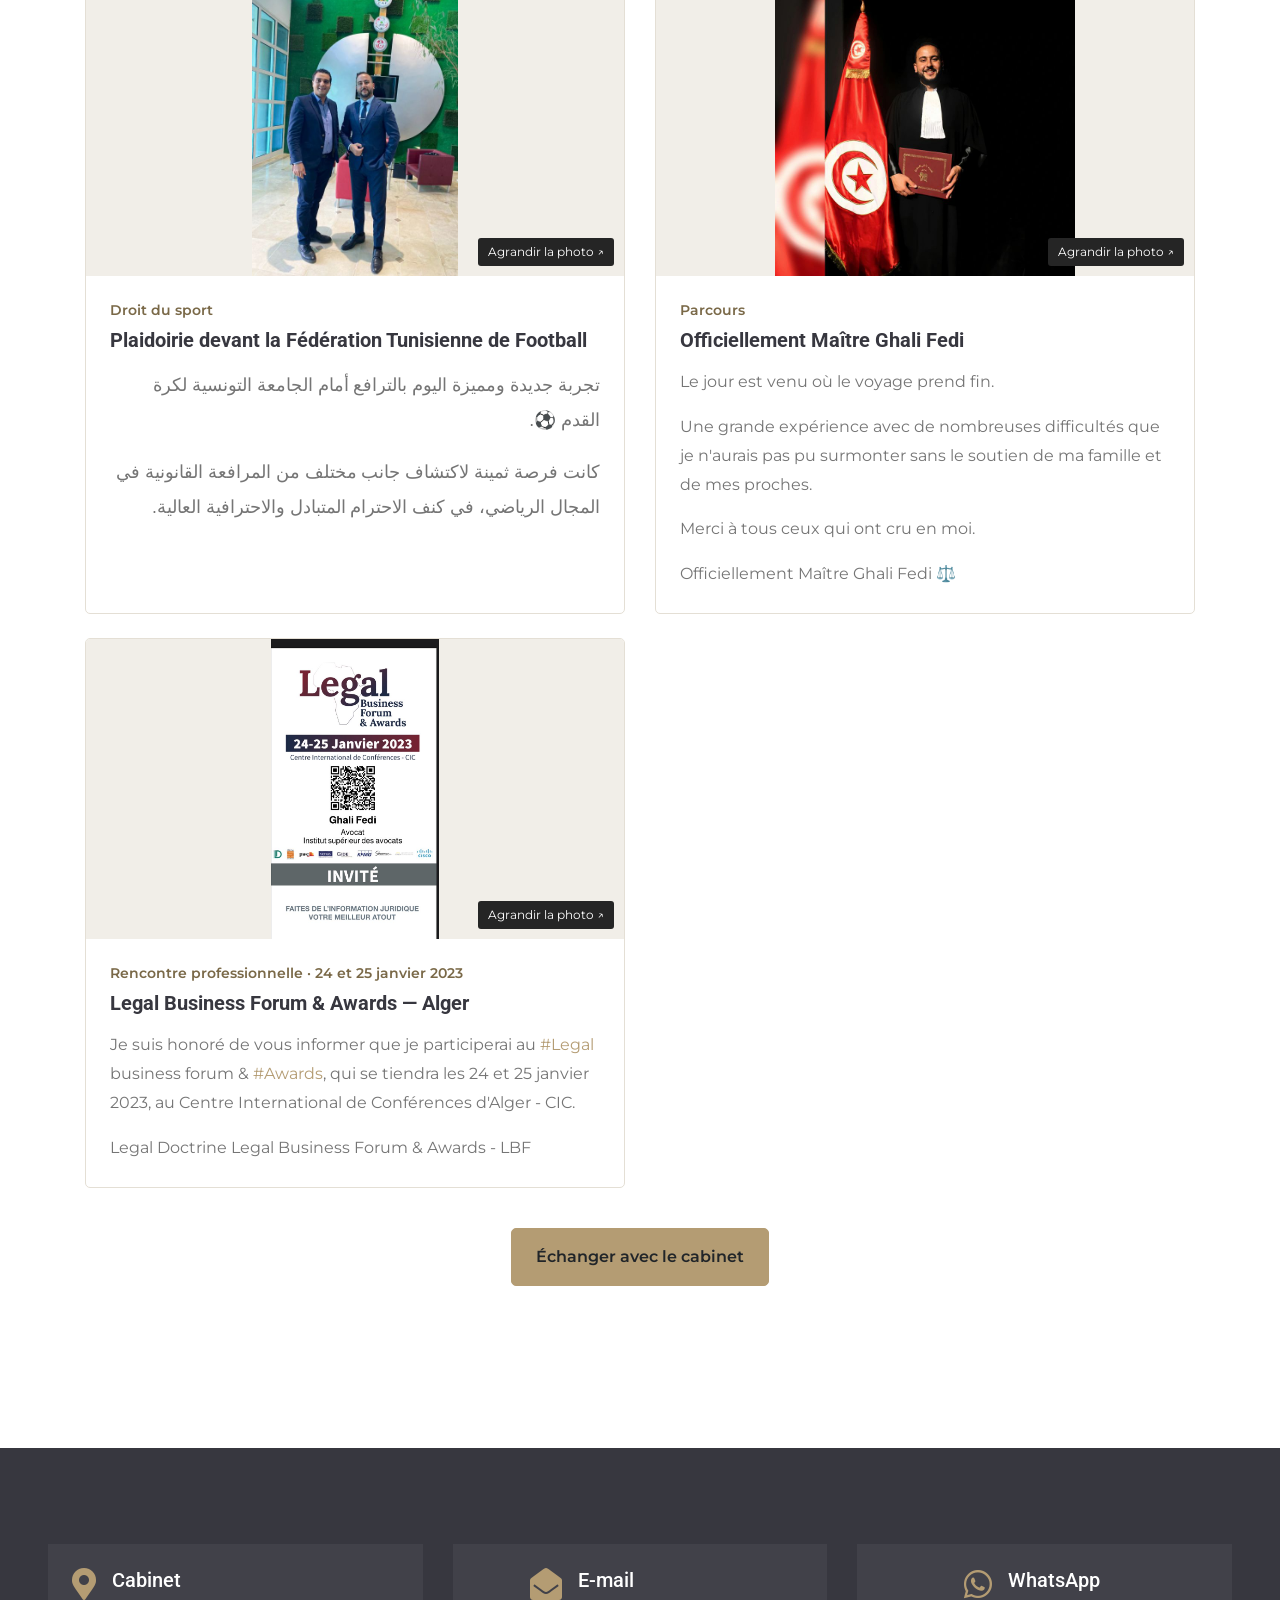
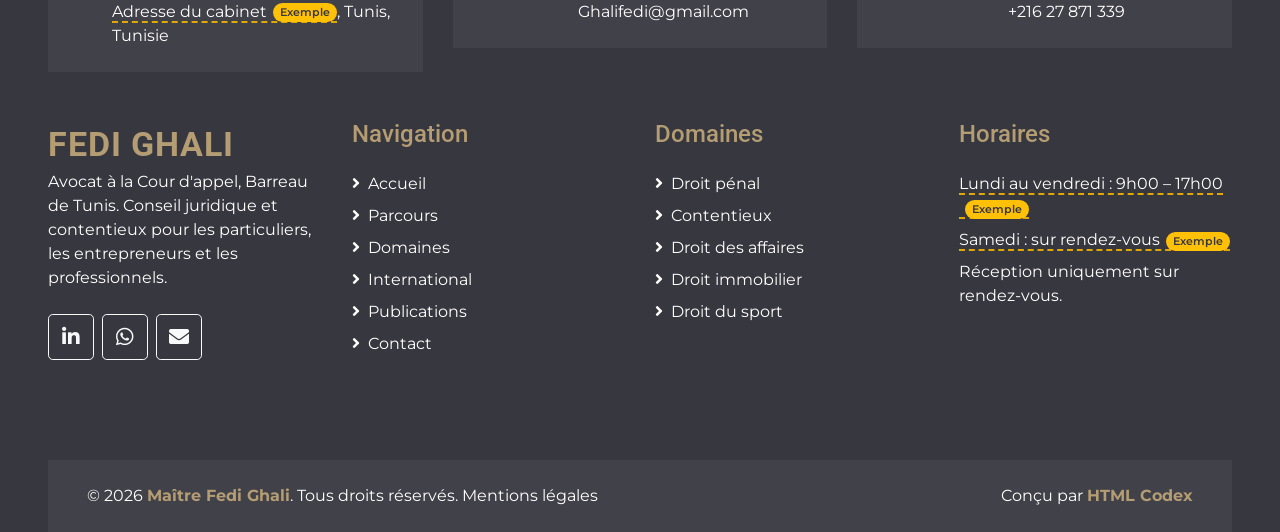
<file: publications.html>
<!DOCTYPE html>
<html lang="fr">

<head>
    <meta charset="utf-8">
    <title>Publications | Maître Fedi Ghali, avocat à Tunis</title>
    <meta content="width=device-width, initial-scale=1.0" name="viewport">
    <meta content="avocat Tunis, avocat Tunisie, droit pénal, contentieux, conseil juridique, droit des affaires, droit immobilier, droit du sport, Fedi Ghali" name="keywords">
    <meta content="Actualités de Maître Fedi Ghali : arbitrage sportif, Espérance Sportive de Tunis, plaidoirie devant la Fédération Tunisienne de Football et parcours professionnel." name="description">
    <meta property="og:title" content="Publications | Maître Fedi Ghali, avocat à Tunis">
    <meta property="og:description" content="Actualités de Maître Fedi Ghali : arbitrage sportif, Espérance Sportive de Tunis, plaidoirie devant la Fédération Tunisienne de Football et parcours professionnel.">
    <meta property="og:type" content="website">
    <meta property="og:locale" content="fr_TN">

    <!-- Favicon -->
    <link href="img/favicon.svg" rel="icon" type="image/svg+xml">

    <!-- Google Web Fonts -->
    <link rel="preconnect" href="https://fonts.gstatic.com">
    <link href="https://fonts.googleapis.com/css2?family=Montserrat:wght@400;600&family=Roboto:wght@300;500;700&display=swap" rel="stylesheet">

    <!-- Font Awesome -->
    <link href="https://cdnjs.cloudflare.com/ajax/libs/font-awesome/5.10.0/css/all.min.css" rel="stylesheet">

    <!-- Libraries Stylesheet -->
    <link href="lib/owlcarousel/assets/owl.carousel.min.css" rel="stylesheet">
    <link href="lib/tempusdominus/css/tempusdominus-bootstrap-4.min.css" rel="stylesheet" />

    <!-- Customized Bootstrap Stylesheet -->
    <link href="css/style.css" rel="stylesheet">
    <link href="css/custom.css" rel="stylesheet">
</head>

<body>
    <!-- Header Start -->
    <div class="container-fluid">
        <div class="row">
            <div class="col-lg-3 bg-secondary d-none d-lg-block">
                <a href="index.html" class="navbar-brand brand w-100 h-100 m-0 p-0 d-flex flex-column align-items-center justify-content-center">
                    <span class="brand-name text-primary text-uppercase">Fedi Ghali</span>
                    <span class="brand-sub text-white">Avocat à la Cour d'appel</span>
                </a>
            </div>
            <div class="col-lg-9">
                <div class="row bg-white border-bottom d-none d-lg-flex">
                    <div class="col-lg-8 text-left">
                        <div class="h-100 d-inline-flex align-items-center py-2 px-3">
                            <i class="fa fa-envelope text-primary mr-2"></i>
                            <small><a class="text-body" href="mailto:Ghalifedi@gmail.com">Ghalifedi@gmail.com</a></small>
                        </div>
                        <div class="h-100 d-inline-flex align-items-center py-2 px-2">
                            <i class="fab fa-whatsapp text-primary mr-2"></i>
                            <small><a class="text-body" href="https://wa.me/21627871339" target="_blank" rel="noopener">+216 27 871 339</a></small>
                        </div>
                    </div>
                    <div class="col-lg-4 text-right">
                        <div class="d-inline-flex align-items-center p-2">
                            <a class="btn btn-sm btn-outline-primary btn-sm-square mr-2" href="https://www.linkedin.com/in/fedi-ghali-a6b941138/" target="_blank" rel="noopener" aria-label="LinkedIn">
                                <i class="fab fa-linkedin-in"></i>
                            </a>
                            <a class="btn btn-sm btn-outline-primary btn-sm-square mr-2" href="https://wa.me/21627871339" target="_blank" rel="noopener" aria-label="WhatsApp">
                                <i class="fab fa-whatsapp"></i>
                            </a>
                        </div>
                    </div>
                </div>
                <nav class="navbar navbar-expand-lg bg-white navbar-light p-0" aria-label="Navigation principale">
                    <a href="index.html" class="navbar-brand brand-mobile d-block d-lg-none">
                        <span class="brand-name text-primary text-uppercase">Fedi Ghali</span>
                    </a>
                    <button type="button" class="navbar-toggler" data-toggle="collapse" data-target="#navbarCollapse" aria-label="Ouvrir le menu">
                        <span class="navbar-toggler-icon"></span>
                    </button>
                    <div class="collapse navbar-collapse justify-content-between" id="navbarCollapse">
                        <div class="navbar-nav mr-auto py-0">
                            <a href="index.html" class="nav-item nav-link">Accueil</a>
                            <a href="about.html" class="nav-item nav-link">Parcours</a>
                            <a href="service.html" class="nav-item nav-link">Domaines</a>
                            <a href="international.html" class="nav-item nav-link">International</a>
                            <a href="publications.html" class="nav-item nav-link active" aria-current="page">Publications</a>
                            <a href="contact.html" class="nav-item nav-link">Contact</a>
                        </div>
                        <a href="index.html#rendez-vous" class="btn btn-primary mr-3 d-none d-xl-block">Prendre rendez-vous</a>
                    </div>
                </nav>
            </div>
        </div>
    </div>
    <!-- Header End -->


    <!-- Page Header Start -->
    <div class="container-fluid bg-page-header" style="margin-bottom: 90px;">
        <div class="container">
            <div class="d-flex flex-column align-items-center justify-content-center text-center" style="min-height: 400px">
                <h1 class="page-title text-white text-uppercase">Publications</h1>
                <div class="d-inline-flex text-white">
                    <p class="m-0 text-uppercase"><a class="text-white" href="index.html">Accueil</a></p>
                    <i class="fa fa-angle-double-right pt-1 px-3"></i>
                    <p class="m-0 text-uppercase">Publications</p>
                </div>
            </div>
        </div>
    </div>
    <!-- Page Header End -->


    <!-- Publications Start -->
    <section class="container-fluid py-5 publications-section" aria-labelledby="publications-title">
            <div class="container py-4">
            <div class="text-center pb-4">
            <h6 class="text-uppercase">Publications &amp; actualités</h6>
            <h2 id="publications-title" class="section-title mb-3">Les rendez-vous du cabinet</h2>
            <p class="publication-intro mx-auto">Droit du sport, rencontres professionnelles et étapes du parcours : découvrez les publications de Maître Fedi Ghali.</p>
            </div>
            <div class="row">
            <div class="col-lg-6 col-md-6 mb-4">
            <article id="pub1" class="pub-card publication-card h-100 bg-white rounded d-flex flex-column">
            <a class="publication-image-link" href="img/pub1.jpeg" target="_blank" rel="noopener" aria-label="Agrandir l’image : Assemblée générale de l’Espérance Sportive de Tunis">
            <img class="publication-image" src="img/pub1.jpeg" alt="Assemblée générale de l’Espérance Sportive de Tunis" loading="lazy" decoding="async">
            <span class="publication-image-label">Agrandir la photo ↗</span>
            </a>
            <div class="p-4 d-flex flex-column flex-grow-1">
            <p class="pub-meta mb-2">Vie sportive</p>
            <h3 class="h5 mb-3">Assemblée générale de l’Espérance Sportive de Tunis</h3>
            <div class="publication-copy">
            <p lang="ar" dir="rtl">🇹🇳 من فعاليات الجلسة العامة للترجي الرياضي التونسي 🇧🇪</p>
            <p>⚖️ Au cœur de l’Assemblée générale de l’Espérance Sportive de Tunis</p>
            <p lang="en">🔴🟡 Highlights from the General Assembly of Espérance Sportive de Tunis</p>
            </div>
            </div>
            </article>
            </div>
            <div class="col-lg-6 col-md-6 mb-4">
            <article id="pub2" class="pub-card publication-card h-100 bg-white rounded d-flex flex-column">
            <a class="publication-image-link" href="img/pub2.jpeg" target="_blank" rel="noopener" aria-label="Agrandir l’image : Taekwondo : une décision favorable">
            <img class="publication-image" src="img/pub2.jpeg" alt="Publication sur le dossier d’arbitrage sportif lié au taekwondo" loading="lazy" decoding="async">
            <span class="publication-image-label">Agrandir la photo ↗</span>
            </a>
            <div class="p-4 d-flex flex-column flex-grow-1">
            <p class="pub-meta mb-2">Arbitrage sportif</p>
            <h3 class="h5 mb-3">Taekwondo : une décision favorable</h3>
            <div class="publication-copy">
            <p lang="ar" dir="rtl">قضت الهيئة الوطنية للتحكيم الرياضي لصالحنا في ملف الطعن المرفوع من قائمة أحد المترشحين لرئاسة المكتب الجامعي للتايكواندو، طعناً في أعمال الجلسة العامة الانتخابية للمدة النيابية 2025-2028، وذلك بقبول الطعن شكلاً ورفضه أصلاً.</p>
            <p lang="ar" dir="rtl">ملف طال نشره لأشهر، بين انتظار وترقب، لكنه لم يزدنا إلا إصراراً وتمسكاً بحقنا، حتى جاء هذا القرار ليضع الأمور في نصابها ويؤكد أن الحق لا يُهزم مهما طال الزمن.</p>
            </div>
            </div>
            </article>
            </div>
            <div class="col-lg-6 col-md-6 mb-4">
            <article id="pub3" class="pub-card publication-card h-100 bg-white rounded d-flex flex-column">
            <a class="publication-image-link" href="img/pub3.jpeg" target="_blank" rel="noopener" aria-label="Agrandir l’image : Plaidoirie devant la Fédération Tunisienne de Football">
            <img class="publication-image" src="img/pub3.jpeg" alt="Publication sur une plaidoirie devant la Fédération Tunisienne de Football" loading="lazy" decoding="async">
            <span class="publication-image-label">Agrandir la photo ↗</span>
            </a>
            <div class="p-4 d-flex flex-column flex-grow-1">
            <p class="pub-meta mb-2">Droit du sport</p>
            <h3 class="h5 mb-3">Plaidoirie devant la Fédération Tunisienne de Football</h3>
            <div class="publication-copy">
            <p lang="ar" dir="rtl">تجربة جديدة ومميزة اليوم بالترافع أمام الجامعة التونسية لكرة القدم ⚽️.</p>
            <p lang="ar" dir="rtl">كانت فرصة ثمينة لاكتشاف جانب مختلف من المرافعة القانونية في المجال الرياضي، في كنف الاحترام المتبادل والاحترافية العالية.</p>
            </div>
            </div>
            </article>
            </div>
            <div class="col-lg-6 col-md-6 mb-4">
            <article id="pub4" class="pub-card publication-card h-100 bg-white rounded d-flex flex-column">
            <a class="publication-image-link" href="img/pub4.jpeg" target="_blank" rel="noopener" aria-label="Agrandir l’image : Officiellement Maître Ghali Fedi">
            <img class="publication-image" src="img/pub4.jpeg" alt="Photographie accompagnant l’annonce de l’accès à la profession d’avocat" loading="lazy" decoding="async">
            <span class="publication-image-label">Agrandir la photo ↗</span>
            </a>
            <div class="p-4 d-flex flex-column flex-grow-1">
            <p class="pub-meta mb-2">Parcours</p>
            <h3 class="h5 mb-3">Officiellement Maître Ghali Fedi</h3>
            <div class="publication-copy">
            <p>Le jour est venu où le voyage prend fin.</p>
            <p>Une grande expérience avec de nombreuses difficultés que je n'aurais pas pu surmonter sans le soutien de ma famille et de mes proches.</p>
            <p>Merci à tous ceux qui ont cru en moi.</p>
            <p>Officiellement Maître Ghali Fedi ⚖️</p>
            </div>
            </div>
            </article>
            </div>
            <div class="col-lg-6 col-md-6 mb-4">
            <article id="pub5" class="pub-card publication-card h-100 bg-white rounded d-flex flex-column">
            <a class="publication-image-link" href="img/pub5.jpeg" target="_blank" rel="noopener" aria-label="Agrandir l’image : Legal Business Forum &amp; Awards — Alger">
            <img class="publication-image" src="img/pub5.jpeg" alt="Visuel du Legal Business Forum & Awards à Alger" loading="lazy" decoding="async">
            <span class="publication-image-label">Agrandir la photo ↗</span>
            </a>
            <div class="p-4 d-flex flex-column flex-grow-1">
            <p class="pub-meta mb-2">Rencontre professionnelle · 24 et 25 janvier 2023</p>
            <h3 class="h5 mb-3">Legal Business Forum & Awards — Alger</h3>
            <div class="publication-copy">
            <p>Je suis honoré de vous informer que je participerai au <a href="https://www.linkedin.com/search/results/all/?keywords=%23legal&amp;origin=HASH_TAG_FROM_FEED" target="_blank" rel="noopener">#Legal</a> business forum &amp; <a href="https://www.linkedin.com/search/results/all/?keywords=%23awards&amp;origin=HASH_TAG_FROM_FEED" target="_blank" rel="noopener">#Awards</a>, qui se tiendra les 24 et 25 janvier 2023, au Centre International de Conférences d'Alger - CIC.</p>
            <p>Legal Doctrine Legal Business Forum &amp; Awards - LBF</p>
            </div>
            </div>
            </article>
            </div>
            </div>
            <div class="text-center mt-3">
            <a class="btn btn-primary py-3 px-4" href="contact.html">Échanger avec le cabinet</a>
            </div>
            </div>
            </section>
    <!-- Publications End -->


    <!-- Footer Start -->
    <div class="container-fluid bg-secondary text-white pt-5 px-sm-3 px-md-5" style="margin-top: 90px;">
        <div class="row mt-5">
            <div class="col-lg-4">
                <div class="d-flex justify-content-lg-center p-4" style="background: rgba(256, 256, 256, .05);">
                    <i class="fa fa-2x fa-map-marker-alt text-primary"></i>
                    <div class="ml-3">
                        <h5 class="text-white">Cabinet</h5>
                        <p class="m-0"><span class="exemple">Adresse du cabinet</span>, Tunis, Tunisie</p>
                    </div>
                </div>
            </div>
            <div class="col-lg-4">
                <div class="d-flex justify-content-lg-center p-4" style="background: rgba(256, 256, 256, .05);">
                    <i class="fa fa-2x fa-envelope-open text-primary"></i>
                    <div class="ml-3">
                        <h5 class="text-white">E-mail</h5>
                        <p class="m-0"><a class="text-white" href="mailto:Ghalifedi@gmail.com">Ghalifedi@gmail.com</a></p>
                    </div>
                </div>
            </div>
            <div class="col-lg-4">
                <div class="d-flex justify-content-lg-center p-4" style="background: rgba(256, 256, 256, .05);">
                    <i class="fab fa-2x fa-whatsapp text-primary"></i>
                    <div class="ml-3">
                        <h5 class="text-white">WhatsApp</h5>
                        <p class="m-0"><a class="text-white" href="https://wa.me/21627871339" target="_blank" rel="noopener">+216 27 871 339</a></p>
                    </div>
                </div>
            </div>
        </div>
        <div class="row pt-5">
            <div class="col-lg-3 col-md-6 mb-5">
                <a href="index.html" class="navbar-brand">
                    <span class="brand-name text-primary text-uppercase">Fedi Ghali</span>
                </a>
                <p>Avocat à la Cour d'appel, Barreau de Tunis. Conseil juridique et contentieux pour les particuliers, les entrepreneurs et les professionnels.</p>
                <div class="d-flex justify-content-start mt-4">
                    <a class="btn btn-lg btn-outline-light btn-lg-square mr-2" href="https://www.linkedin.com/in/fedi-ghali-a6b941138/" target="_blank" rel="noopener" aria-label="LinkedIn"><i class="fab fa-linkedin-in"></i></a>
                    <a class="btn btn-lg btn-outline-light btn-lg-square mr-2" href="https://wa.me/21627871339" target="_blank" rel="noopener" aria-label="WhatsApp"><i class="fab fa-whatsapp"></i></a>
                    <a class="btn btn-lg btn-outline-light btn-lg-square" href="mailto:Ghalifedi@gmail.com" aria-label="E-mail"><i class="fa fa-envelope"></i></a>
                </div>
            </div>
            <div class="col-lg-3 col-md-6 mb-5">
                <h4 class="font-weight-semi-bold text-primary mb-4">Navigation</h4>
                <div class="d-flex flex-column justify-content-start">
                    <a class="text-white mb-2" href="index.html"><i class="fa fa-angle-right mr-2"></i>Accueil</a>
                    <a class="text-white mb-2" href="about.html"><i class="fa fa-angle-right mr-2"></i>Parcours</a>
                    <a class="text-white mb-2" href="service.html"><i class="fa fa-angle-right mr-2"></i>Domaines</a>
                    <a class="text-white mb-2" href="international.html"><i class="fa fa-angle-right mr-2"></i>International</a>
                    <a class="text-white mb-2" href="publications.html"><i class="fa fa-angle-right mr-2"></i>Publications</a>
                    <a class="text-white mb-2" href="contact.html"><i class="fa fa-angle-right mr-2"></i>Contact</a>
                </div>
            </div>
            <div class="col-lg-3 col-md-6 mb-5">
                <h4 class="font-weight-semi-bold text-primary mb-4">Domaines</h4>
                <div class="d-flex flex-column justify-content-start">
                    <a class="text-white mb-2" href="service.html#droit-penal"><i class="fa fa-angle-right mr-2"></i>Droit pénal</a>
                    <a class="text-white mb-2" href="service.html#contentieux"><i class="fa fa-angle-right mr-2"></i>Contentieux</a>
                    <a class="text-white mb-2" href="service.html#affaires"><i class="fa fa-angle-right mr-2"></i>Droit des affaires</a>
                    <a class="text-white mb-2" href="service.html#immobilier"><i class="fa fa-angle-right mr-2"></i>Droit immobilier</a>
                    <a class="text-white" href="service.html#sport"><i class="fa fa-angle-right mr-2"></i>Droit du sport</a>
                </div>
            </div>
            <div class="col-lg-3 col-md-6 mb-5">
                <h4 class="font-weight-semi-bold text-primary mb-4">Horaires</h4>
                <p class="mb-2"><span class="exemple">Lundi au vendredi : 9h00 – 17h00</span></p>
                <p class="mb-2"><span class="exemple">Samedi : sur rendez-vous</span></p>
                <p class="mb-0">Réception uniquement sur rendez-vous.</p>
            </div>
        </div>
        <div class="row p-4 mt-5 mx-0" style="background: rgba(256, 256, 256, .05);">
            <div class="col-md-6 text-center text-md-left mb-3 mb-md-0">
                <p class="m-0 text-white">&copy; 2026 <a class="font-weight-bold" href="index.html">Maître Fedi Ghali</a>. Tous droits réservés. <a class="text-white" href="mentions-legales.html">Mentions légales</a></p>
            </div>
            <div class="col-md-6 text-center text-md-right">
                <p class="m-0 text-white">Conçu par <a class="font-weight-bold" href="https://htmlcodex.com">HTML Codex</a></p>
            </div>
        </div>
    </div>
    <!-- Footer End -->


    <!-- WhatsApp -->
    <a href="https://wa.me/21627871339" class="whatsapp-float" target="_blank" rel="noopener" aria-label="Écrire sur WhatsApp"><i class="fab fa-whatsapp"></i></a>

    <!-- Back to Top -->
    <a href="#" class="btn btn-primary px-3 back-to-top" aria-label="Retour en haut de page"><i class="fa fa-angle-double-up"></i></a>


    <!-- JavaScript Libraries -->
    <script src="https://code.jquery.com/jquery-3.4.1.min.js"></script>
    <script src="https://cdn.jsdelivr.net/npm/bootstrap@4.4.1/dist/js/bootstrap.bundle.min.js"></script>
    <script src="lib/easing/easing.min.js"></script>
    <script src="lib/waypoints/waypoints.min.js"></script>
    <script src="lib/owlcarousel/owl.carousel.min.js"></script>
    <script src="lib/tempusdominus/js/moment.min.js"></script>
    <script src="lib/tempusdominus/js/moment-timezone.min.js"></script>
    <script src="lib/tempusdominus/js/tempusdominus-bootstrap-4.min.js"></script>

    <!-- Contact Javascript File -->
    <script src="mail/jqBootstrapValidation.min.js"></script>
    <script src="mail/contact.js"></script>

    <!-- Template Javascript -->
    <script src="js/main.js"></script>
</body>

</html>
</file>
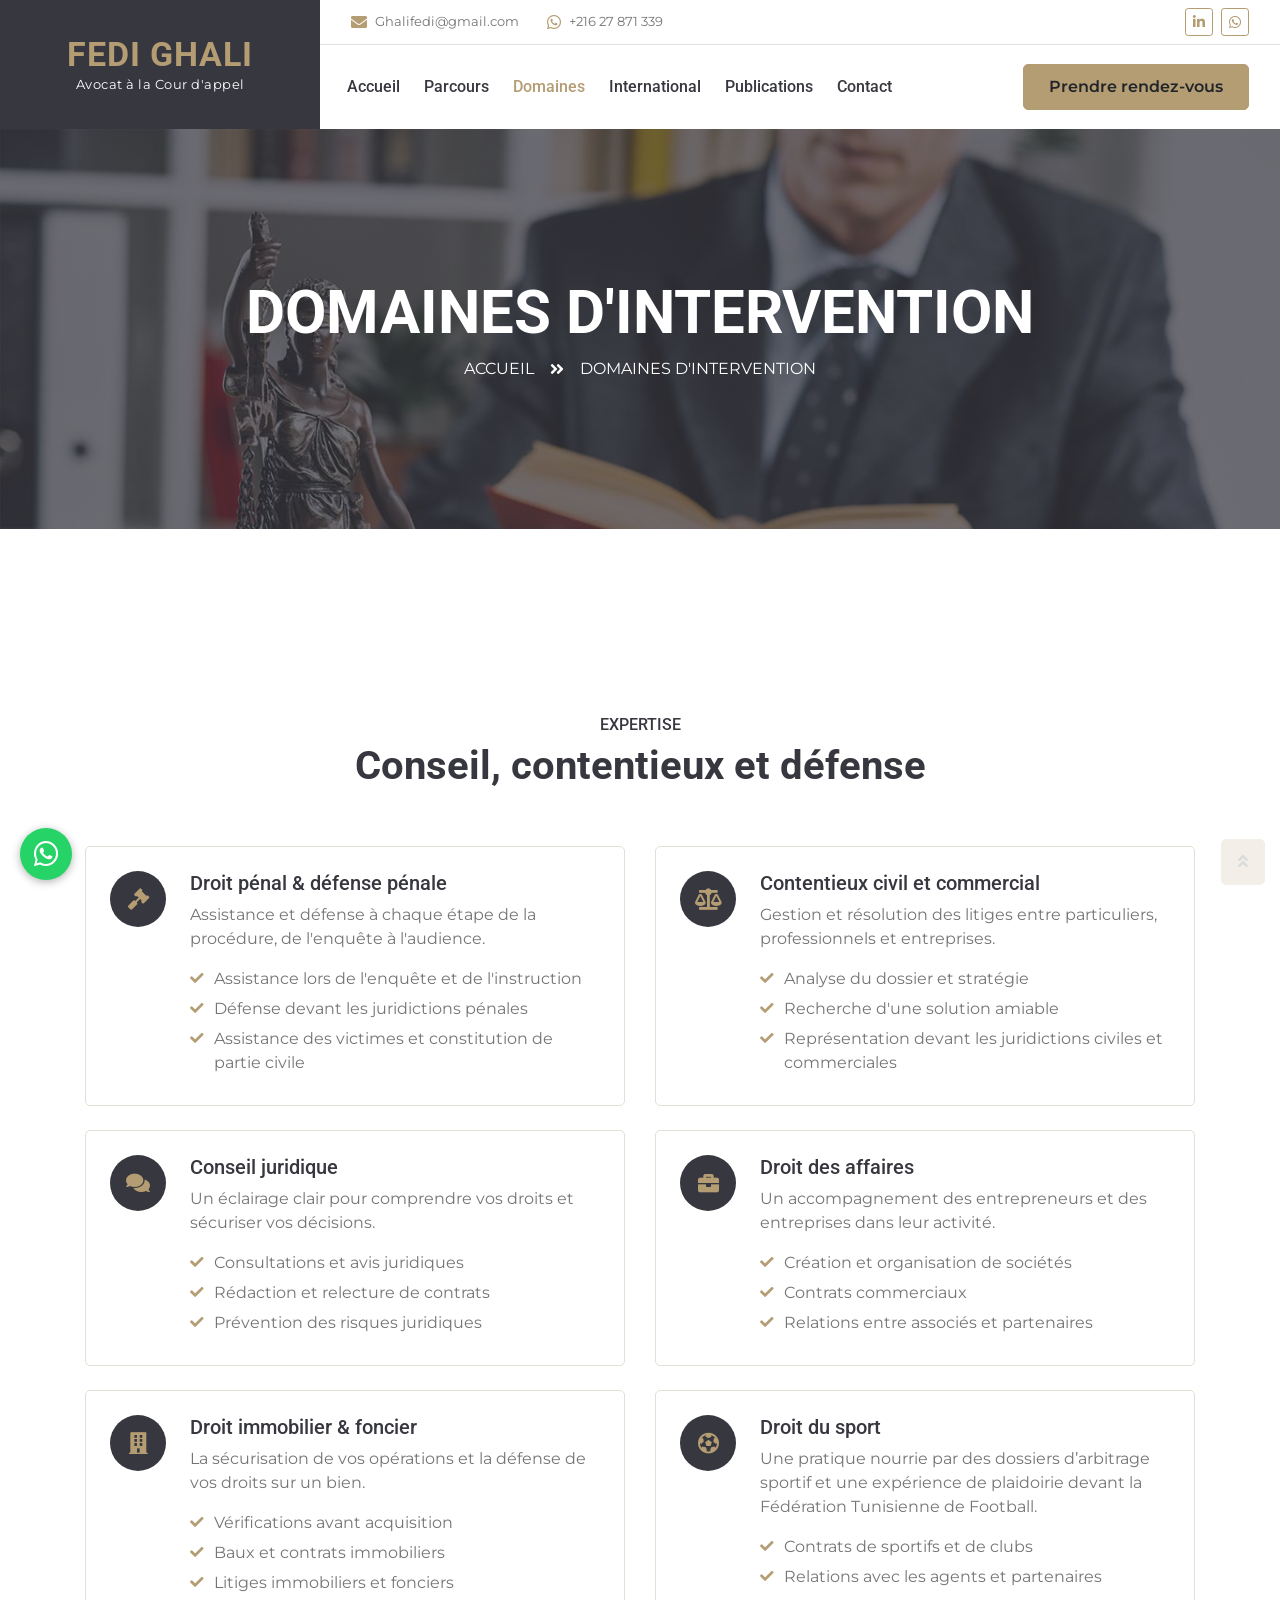
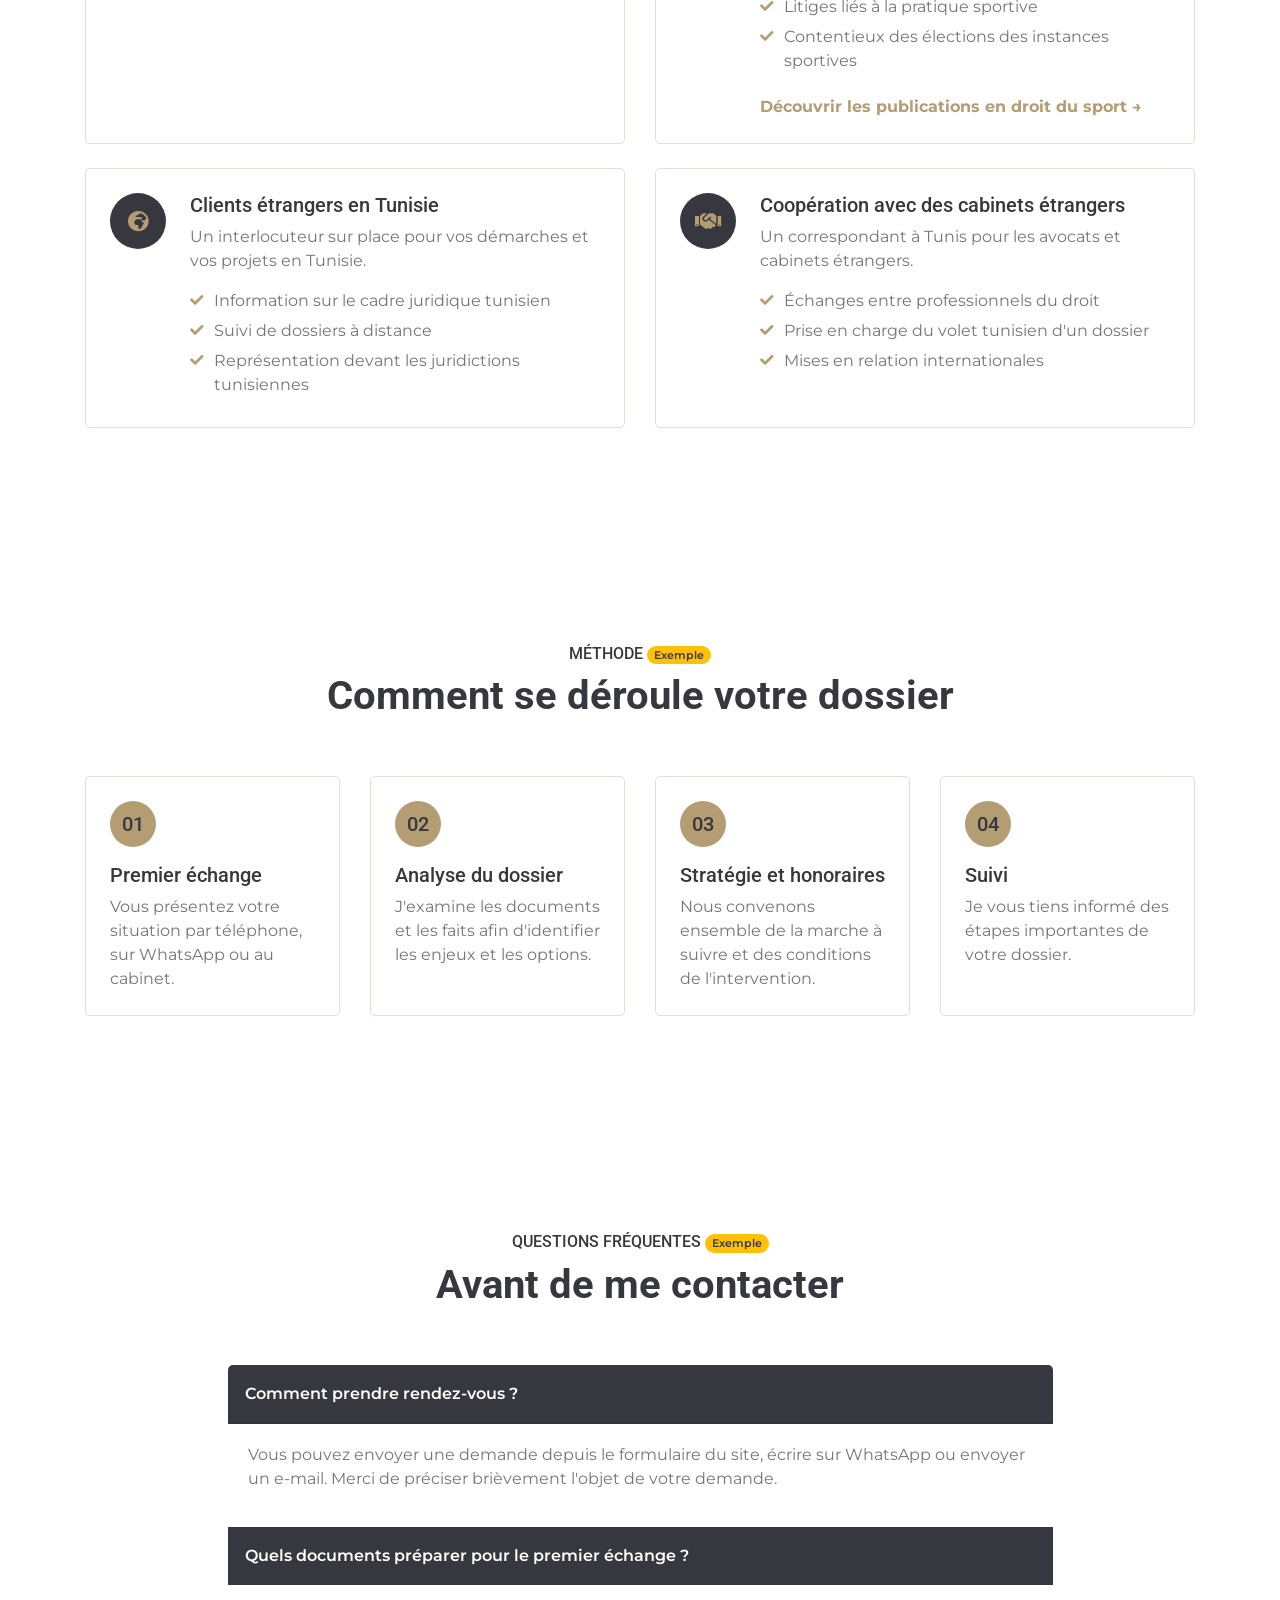
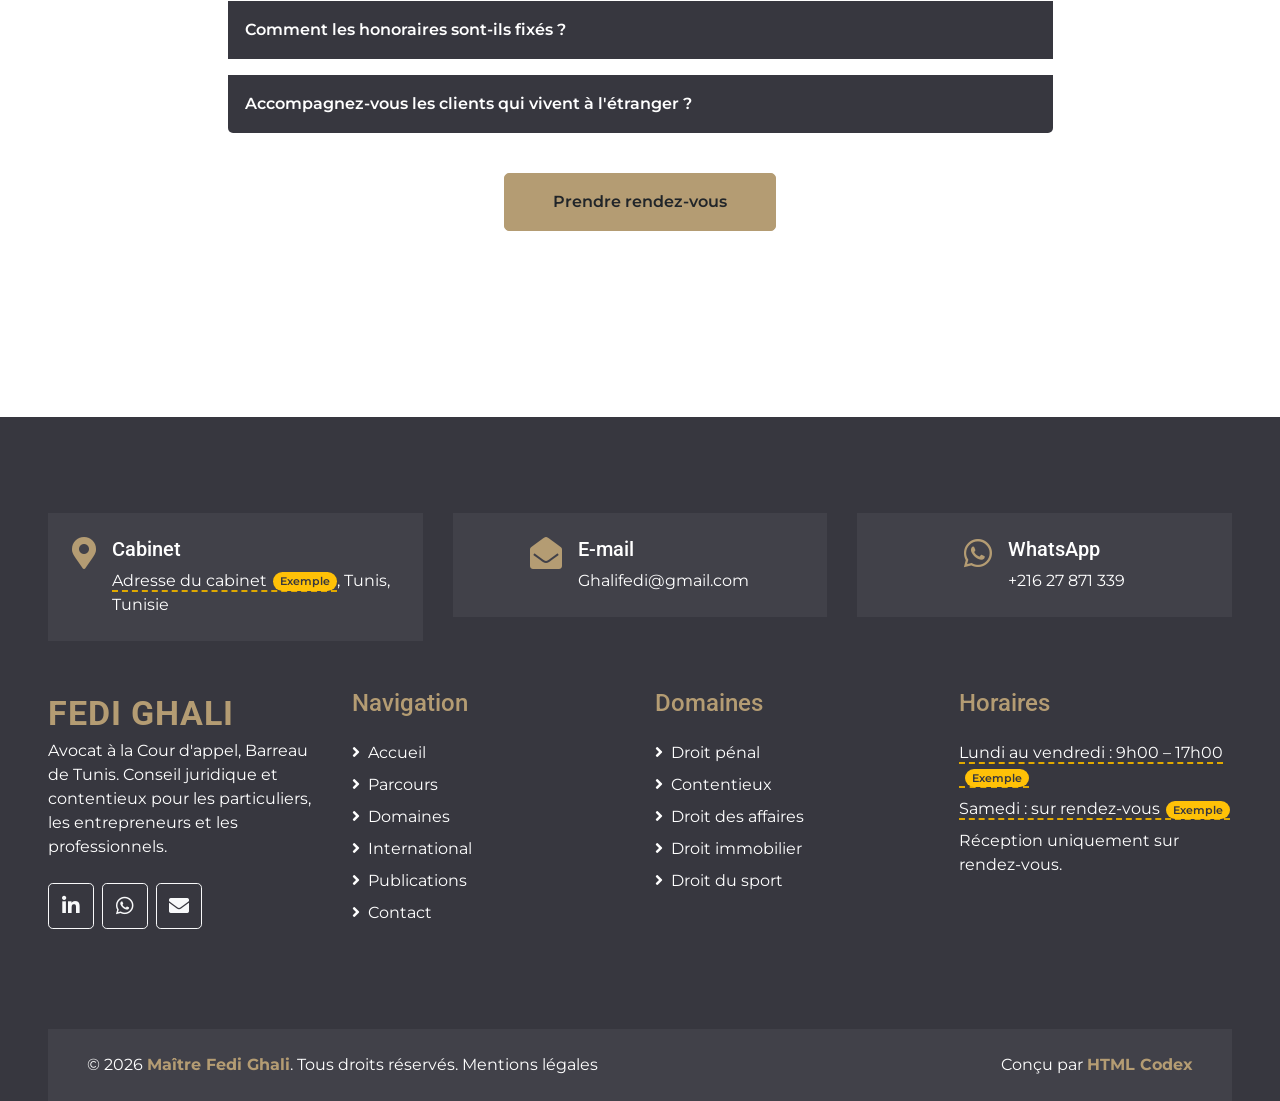
<file: service.html>
<!DOCTYPE html>
<html lang="fr">

<head>
    <meta charset="utf-8">
    <title>Domaines d'intervention | Maître Fedi Ghali, avocat à Tunis</title>
    <meta content="width=device-width, initial-scale=1.0" name="viewport">
    <meta content="avocat Tunis, avocat Tunisie, droit pénal, contentieux, conseil juridique, droit des affaires, droit immobilier, droit du sport, Fedi Ghali" name="keywords">
    <meta content="Droit pénal, contentieux civil et commercial, conseil juridique, droit des affaires, droit immobilier et foncier, droit du sport, clients étrangers et coopération internationale." name="description">
    <meta property="og:title" content="Domaines d'intervention | Maître Fedi Ghali, avocat à Tunis">
    <meta property="og:description" content="Droit pénal, contentieux civil et commercial, conseil juridique, droit des affaires, droit immobilier et foncier, droit du sport, clients étrangers et coopération internationale.">
    <meta property="og:type" content="website">
    <meta property="og:locale" content="fr_TN">

    <!-- Favicon -->
    <link href="img/favicon.svg" rel="icon" type="image/svg+xml">

    <!-- Google Web Fonts -->
    <link rel="preconnect" href="https://fonts.gstatic.com">
    <link href="https://fonts.googleapis.com/css2?family=Montserrat:wght@400;600&family=Roboto:wght@300;500;700&display=swap" rel="stylesheet">

    <!-- Font Awesome -->
    <link href="https://cdnjs.cloudflare.com/ajax/libs/font-awesome/5.10.0/css/all.min.css" rel="stylesheet">

    <!-- Libraries Stylesheet -->
    <link href="lib/owlcarousel/assets/owl.carousel.min.css" rel="stylesheet">
    <link href="lib/tempusdominus/css/tempusdominus-bootstrap-4.min.css" rel="stylesheet" />

    <!-- Customized Bootstrap Stylesheet -->
    <link href="css/style.css" rel="stylesheet">
    <link href="css/custom.css" rel="stylesheet">
</head>

<body>
    <!-- Header Start -->
    <div class="container-fluid">
        <div class="row">
            <div class="col-lg-3 bg-secondary d-none d-lg-block">
                <a href="index.html" class="navbar-brand brand w-100 h-100 m-0 p-0 d-flex flex-column align-items-center justify-content-center">
                    <span class="brand-name text-primary text-uppercase">Fedi Ghali</span>
                    <span class="brand-sub text-white">Avocat à la Cour d'appel</span>
                </a>
            </div>
            <div class="col-lg-9">
                <div class="row bg-white border-bottom d-none d-lg-flex">
                    <div class="col-lg-8 text-left">
                        <div class="h-100 d-inline-flex align-items-center py-2 px-3">
                            <i class="fa fa-envelope text-primary mr-2"></i>
                            <small><a class="text-body" href="mailto:Ghalifedi@gmail.com">Ghalifedi@gmail.com</a></small>
                        </div>
                        <div class="h-100 d-inline-flex align-items-center py-2 px-2">
                            <i class="fab fa-whatsapp text-primary mr-2"></i>
                            <small><a class="text-body" href="https://wa.me/21627871339" target="_blank" rel="noopener">+216 27 871 339</a></small>
                        </div>
                    </div>
                    <div class="col-lg-4 text-right">
                        <div class="d-inline-flex align-items-center p-2">
                            <a class="btn btn-sm btn-outline-primary btn-sm-square mr-2" href="https://www.linkedin.com/in/fedi-ghali-a6b941138/" target="_blank" rel="noopener" aria-label="LinkedIn">
                                <i class="fab fa-linkedin-in"></i>
                            </a>
                            <a class="btn btn-sm btn-outline-primary btn-sm-square mr-2" href="https://wa.me/21627871339" target="_blank" rel="noopener" aria-label="WhatsApp">
                                <i class="fab fa-whatsapp"></i>
                            </a>
                        </div>
                    </div>
                </div>
                <nav class="navbar navbar-expand-lg bg-white navbar-light p-0" aria-label="Navigation principale">
                    <a href="index.html" class="navbar-brand brand-mobile d-block d-lg-none">
                        <span class="brand-name text-primary text-uppercase">Fedi Ghali</span>
                    </a>
                    <button type="button" class="navbar-toggler" data-toggle="collapse" data-target="#navbarCollapse" aria-label="Ouvrir le menu">
                        <span class="navbar-toggler-icon"></span>
                    </button>
                    <div class="collapse navbar-collapse justify-content-between" id="navbarCollapse">
                        <div class="navbar-nav mr-auto py-0">
                            <a href="index.html" class="nav-item nav-link">Accueil</a>
                            <a href="about.html" class="nav-item nav-link">Parcours</a>
                            <a href="service.html" class="nav-item nav-link active" aria-current="page">Domaines</a>
                            <a href="international.html" class="nav-item nav-link">International</a>
                            <a href="publications.html" class="nav-item nav-link">Publications</a>
                            <a href="contact.html" class="nav-item nav-link">Contact</a>
                        </div>
                        <a href="index.html#rendez-vous" class="btn btn-primary mr-3 d-none d-xl-block">Prendre rendez-vous</a>
                    </div>
                </nav>
            </div>
        </div>
    </div>
    <!-- Header End -->


    <!-- Page Header Start -->
    <div class="container-fluid bg-page-header" style="margin-bottom: 90px;">
        <div class="container">
            <div class="d-flex flex-column align-items-center justify-content-center text-center" style="min-height: 400px">
                <h1 class="page-title text-white text-uppercase">Domaines d'intervention</h1>
                <div class="d-inline-flex text-white">
                    <p class="m-0 text-uppercase"><a class="text-white" href="index.html">Accueil</a></p>
                    <i class="fa fa-angle-double-right pt-1 px-3"></i>
                    <p class="m-0 text-uppercase">Domaines d'intervention</p>
                </div>
            </div>
        </div>
    </div>
    <!-- Page Header End -->


    <!-- Services Start -->
    <div class="container-fluid py-5">
        <div class="container py-5">
            <div class="text-center pb-2">
                <h6 class="text-uppercase">Expertise</h6>
                <h2 class="section-title mb-5">Conseil, contentieux et défense</h2>
            </div>
            <div class="row">
                <div class="col-lg-6 mb-4" id="droit-penal">
                    <div class="info-card h-100 bg-white rounded p-4 d-flex">
                        <div class="icon-box icon-box-sm bg-secondary text-primary flex-shrink-0 mr-4"><i class="fa fa-lg fa-gavel" aria-hidden="true"></i></div>
                        <div>
                            <h4 class="h5">Droit pénal &amp; défense pénale</h4>
                            <p>Assistance et défense à chaque étape de la procédure, de l'enquête à l'audience.</p>
                            <ul class="check-list mb-0">
                                <li>Assistance lors de l'enquête et de l'instruction</li>
                                <li>Défense devant les juridictions pénales</li>
                                <li>Assistance des victimes et constitution de partie civile</li>
                            </ul>
                        </div>
                    </div>
                </div>
                <div class="col-lg-6 mb-4" id="contentieux">
                    <div class="info-card h-100 bg-white rounded p-4 d-flex">
                        <div class="icon-box icon-box-sm bg-secondary text-primary flex-shrink-0 mr-4"><i class="fa fa-lg fa-balance-scale" aria-hidden="true"></i></div>
                        <div>
                            <h4 class="h5">Contentieux civil et commercial</h4>
                            <p>Gestion et résolution des litiges entre particuliers, professionnels et entreprises.</p>
                            <ul class="check-list mb-0">
                                <li>Analyse du dossier et stratégie</li>
                                <li>Recherche d'une solution amiable</li>
                                <li>Représentation devant les juridictions civiles et commerciales</li>
                            </ul>
                        </div>
                    </div>
                </div>
                <div class="col-lg-6 mb-4" id="conseil">
                    <div class="info-card h-100 bg-white rounded p-4 d-flex">
                        <div class="icon-box icon-box-sm bg-secondary text-primary flex-shrink-0 mr-4"><i class="fa fa-lg fa-comments" aria-hidden="true"></i></div>
                        <div>
                            <h4 class="h5">Conseil juridique</h4>
                            <p>Un éclairage clair pour comprendre vos droits et sécuriser vos décisions.</p>
                            <ul class="check-list mb-0">
                                <li>Consultations et avis juridiques</li>
                                <li>Rédaction et relecture de contrats</li>
                                <li>Prévention des risques juridiques</li>
                            </ul>
                        </div>
                    </div>
                </div>
                <div class="col-lg-6 mb-4" id="affaires">
                    <div class="info-card h-100 bg-white rounded p-4 d-flex">
                        <div class="icon-box icon-box-sm bg-secondary text-primary flex-shrink-0 mr-4"><i class="fa fa-lg fa-briefcase" aria-hidden="true"></i></div>
                        <div>
                            <h4 class="h5">Droit des affaires</h4>
                            <p>Un accompagnement des entrepreneurs et des entreprises dans leur activité.</p>
                            <ul class="check-list mb-0">
                                <li>Création et organisation de sociétés</li>
                                <li>Contrats commerciaux</li>
                                <li>Relations entre associés et partenaires</li>
                            </ul>
                        </div>
                    </div>
                </div>
                <div class="col-lg-6 mb-4" id="immobilier">
                    <div class="info-card h-100 bg-white rounded p-4 d-flex">
                        <div class="icon-box icon-box-sm bg-secondary text-primary flex-shrink-0 mr-4"><i class="fa fa-lg fa-building" aria-hidden="true"></i></div>
                        <div>
                            <h4 class="h5">Droit immobilier &amp; foncier</h4>
                            <p>La sécurisation de vos opérations et la défense de vos droits sur un bien.</p>
                            <ul class="check-list mb-0">
                                <li>Vérifications avant acquisition</li>
                                <li>Baux et contrats immobiliers</li>
                                <li>Litiges immobiliers et fonciers</li>
                            </ul>
                        </div>
                    </div>
                </div>
                <div class="col-lg-6 mb-4" id="sport">
                    <div class="info-card h-100 bg-white rounded p-4 d-flex">
                        <div class="icon-box icon-box-sm bg-secondary text-primary flex-shrink-0 mr-4"><i class="fa fa-lg fa-futbol" aria-hidden="true"></i></div>
                        <div>
                            <h4 class="h5">Droit du sport</h4>
                            <p>Une pratique nourrie par des dossiers d’arbitrage sportif et une expérience de plaidoirie devant la Fédération Tunisienne de Football.</p>
                            <ul class="check-list mb-0">
                                <li>Contrats de sportifs et de clubs</li>
                                <li>Relations avec les agents et partenaires</li>
                                <li>Litiges liés à la pratique sportive</li>
                                <li>Contentieux des élections des instances sportives</li>
                            </ul><a class="d-inline-block mt-3 font-weight-bold" href="publications.html#pub2">Découvrir les publications en droit du sport →</a>
                        </div>
                    </div>
                </div>
                <div class="col-lg-6 mb-4" id="clients-etrangers">
                    <div class="info-card h-100 bg-white rounded p-4 d-flex">
                        <div class="icon-box icon-box-sm bg-secondary text-primary flex-shrink-0 mr-4"><i class="fa fa-lg fa-globe-africa" aria-hidden="true"></i></div>
                        <div>
                            <h4 class="h5">Clients étrangers en Tunisie</h4>
                            <p>Un interlocuteur sur place pour vos démarches et vos projets en Tunisie.</p>
                            <ul class="check-list mb-0">
                                <li>Information sur le cadre juridique tunisien</li>
                                <li>Suivi de dossiers à distance</li>
                                <li>Représentation devant les juridictions tunisiennes</li>
                            </ul>
                        </div>
                    </div>
                </div>
                <div class="col-lg-6 mb-4" id="cooperation">
                    <div class="info-card h-100 bg-white rounded p-4 d-flex">
                        <div class="icon-box icon-box-sm bg-secondary text-primary flex-shrink-0 mr-4"><i class="fa fa-lg fa-handshake" aria-hidden="true"></i></div>
                        <div>
                            <h4 class="h5">Coopération avec des cabinets étrangers</h4>
                            <p>Un correspondant à Tunis pour les avocats et cabinets étrangers.</p>
                            <ul class="check-list mb-0">
                                <li>Échanges entre professionnels du droit</li>
                                <li>Prise en charge du volet tunisien d'un dossier</li>
                                <li>Mises en relation internationales</li>
                            </ul>
                        </div>
                    </div>
                </div>
            </div>
        </div>
    </div>
    <!-- Services End -->


    <!-- Méthode Start -->
    <div class="container-fluid py-5">
        <div class="container py-5">
            <div class="text-center pb-2">
                <h6 class="text-uppercase">Méthode <span class="exemple-tag">Exemple</span></h6>
                <h2 class="section-title mb-5">Comment se déroule votre dossier</h2>
            </div>
            <div class="row">
                <div class="col-lg-3 col-md-6 mb-4">
                    <div class="info-card h-100 bg-white rounded p-4">
                        <div class="btn-primary btn-lg-square mb-3" style="border-radius: 50px;"><h5 class="text-secondary m-0">01</h5></div>
                        <h5>Premier échange</h5>
                        <p class="mb-0">Vous présentez votre situation par téléphone, sur WhatsApp ou au cabinet.</p>
                    </div>
                </div>
                <div class="col-lg-3 col-md-6 mb-4">
                    <div class="info-card h-100 bg-white rounded p-4">
                        <div class="btn-primary btn-lg-square mb-3" style="border-radius: 50px;"><h5 class="text-secondary m-0">02</h5></div>
                        <h5>Analyse du dossier</h5>
                        <p class="mb-0">J'examine les documents et les faits afin d'identifier les enjeux et les options.</p>
                    </div>
                </div>
                <div class="col-lg-3 col-md-6 mb-4">
                    <div class="info-card h-100 bg-white rounded p-4">
                        <div class="btn-primary btn-lg-square mb-3" style="border-radius: 50px;"><h5 class="text-secondary m-0">03</h5></div>
                        <h5>Stratégie et honoraires</h5>
                        <p class="mb-0">Nous convenons ensemble de la marche à suivre et des conditions de l'intervention.</p>
                    </div>
                </div>
                <div class="col-lg-3 col-md-6 mb-4">
                    <div class="info-card h-100 bg-white rounded p-4">
                        <div class="btn-primary btn-lg-square mb-3" style="border-radius: 50px;"><h5 class="text-secondary m-0">04</h5></div>
                        <h5>Suivi</h5>
                        <p class="mb-0">Je vous tiens informé des étapes importantes de votre dossier.</p>
                    </div>
                </div>
            </div>
        </div>
    </div>
    <!-- Méthode End -->


    <!-- FAQ Start -->
    <div class="container-fluid py-5">
        <div class="container py-5">
            <div class="text-center pb-2">
                <h6 class="text-uppercase">Questions fréquentes <span class="exemple-tag">Exemple</span></h6>
                <h2 class="section-title mb-5">Avant de me contacter</h2>
            </div>
            <div class="row justify-content-center">
                <div class="col-lg-9">
                    <div class="accordion" id="faq">
                        <div class="card border-0 mb-3">
                            <div class="card-header bg-secondary p-0" id="faq-h0">
                                <button class="btn btn-link btn-block text-left text-white p-3" type="button" data-toggle="collapse" data-target="#faq-c0" aria-expanded="true" aria-controls="faq-c0">Comment prendre rendez-vous ?</button>
                            </div>
                            <div id="faq-c0" class="collapse show" aria-labelledby="faq-h0" data-parent="#faq">
                                <div class="card-body">Vous pouvez envoyer une demande depuis le formulaire du site, écrire sur WhatsApp ou envoyer un e-mail. Merci de préciser brièvement l'objet de votre demande.</div>
                            </div>
                        </div>
                        <div class="card border-0 mb-3">
                            <div class="card-header bg-secondary p-0" id="faq-h1">
                                <button class="btn btn-link btn-block text-left text-white p-3 collapsed" type="button" data-toggle="collapse" data-target="#faq-c1" aria-expanded="false" aria-controls="faq-c1">Quels documents préparer pour le premier échange ?</button>
                            </div>
                            <div id="faq-c1" class="collapse" aria-labelledby="faq-h1" data-parent="#faq">
                                <div class="card-body">Apportez les pièces utiles à votre dossier : contrats, courriers, convocations, décisions déjà rendues, ainsi qu'une chronologie des faits.</div>
                            </div>
                        </div>
                        <div class="card border-0 mb-3">
                            <div class="card-header bg-secondary p-0" id="faq-h2">
                                <button class="btn btn-link btn-block text-left text-white p-3 collapsed" type="button" data-toggle="collapse" data-target="#faq-c2" aria-expanded="false" aria-controls="faq-c2">Comment les honoraires sont-ils fixés ?</button>
                            </div>
                            <div id="faq-c2" class="collapse" aria-labelledby="faq-h2" data-parent="#faq">
                                <div class="card-body">Ils sont convenus avec le client en fonction de la nature du dossier, de sa complexité et du travail à accomplir.</div>
                            </div>
                        </div>
                        <div class="card border-0 mb-3">
                            <div class="card-header bg-secondary p-0" id="faq-h3">
                                <button class="btn btn-link btn-block text-left text-white p-3 collapsed" type="button" data-toggle="collapse" data-target="#faq-c3" aria-expanded="false" aria-controls="faq-c3">Accompagnez-vous les clients qui vivent à l'étranger ?</button>
                            </div>
                            <div id="faq-c3" class="collapse" aria-labelledby="faq-h3" data-parent="#faq">
                                <div class="card-body">Oui. Les clients étrangers font partie de mes domaines d'intervention. Le suivi à distance s'organise selon les besoins du dossier.</div>
                            </div>
                        </div>
                    </div>
                </div>
            </div>
            <div class="text-center mt-4">
                <a class="btn btn-primary py-3 px-5" href="index.html#rendez-vous">Prendre rendez-vous</a>
            </div>
        </div>
    </div>
    <!-- FAQ End -->


    <!-- Footer Start -->
    <div class="container-fluid bg-secondary text-white pt-5 px-sm-3 px-md-5" style="margin-top: 90px;">
        <div class="row mt-5">
            <div class="col-lg-4">
                <div class="d-flex justify-content-lg-center p-4" style="background: rgba(256, 256, 256, .05);">
                    <i class="fa fa-2x fa-map-marker-alt text-primary"></i>
                    <div class="ml-3">
                        <h5 class="text-white">Cabinet</h5>
                        <p class="m-0"><span class="exemple">Adresse du cabinet</span>, Tunis, Tunisie</p>
                    </div>
                </div>
            </div>
            <div class="col-lg-4">
                <div class="d-flex justify-content-lg-center p-4" style="background: rgba(256, 256, 256, .05);">
                    <i class="fa fa-2x fa-envelope-open text-primary"></i>
                    <div class="ml-3">
                        <h5 class="text-white">E-mail</h5>
                        <p class="m-0"><a class="text-white" href="mailto:Ghalifedi@gmail.com">Ghalifedi@gmail.com</a></p>
                    </div>
                </div>
            </div>
            <div class="col-lg-4">
                <div class="d-flex justify-content-lg-center p-4" style="background: rgba(256, 256, 256, .05);">
                    <i class="fab fa-2x fa-whatsapp text-primary"></i>
                    <div class="ml-3">
                        <h5 class="text-white">WhatsApp</h5>
                        <p class="m-0"><a class="text-white" href="https://wa.me/21627871339" target="_blank" rel="noopener">+216 27 871 339</a></p>
                    </div>
                </div>
            </div>
        </div>
        <div class="row pt-5">
            <div class="col-lg-3 col-md-6 mb-5">
                <a href="index.html" class="navbar-brand">
                    <span class="brand-name text-primary text-uppercase">Fedi Ghali</span>
                </a>
                <p>Avocat à la Cour d'appel, Barreau de Tunis. Conseil juridique et contentieux pour les particuliers, les entrepreneurs et les professionnels.</p>
                <div class="d-flex justify-content-start mt-4">
                    <a class="btn btn-lg btn-outline-light btn-lg-square mr-2" href="https://www.linkedin.com/in/fedi-ghali-a6b941138/" target="_blank" rel="noopener" aria-label="LinkedIn"><i class="fab fa-linkedin-in"></i></a>
                    <a class="btn btn-lg btn-outline-light btn-lg-square mr-2" href="https://wa.me/21627871339" target="_blank" rel="noopener" aria-label="WhatsApp"><i class="fab fa-whatsapp"></i></a>
                    <a class="btn btn-lg btn-outline-light btn-lg-square" href="mailto:Ghalifedi@gmail.com" aria-label="E-mail"><i class="fa fa-envelope"></i></a>
                </div>
            </div>
            <div class="col-lg-3 col-md-6 mb-5">
                <h4 class="font-weight-semi-bold text-primary mb-4">Navigation</h4>
                <div class="d-flex flex-column justify-content-start">
                    <a class="text-white mb-2" href="index.html"><i class="fa fa-angle-right mr-2"></i>Accueil</a>
                    <a class="text-white mb-2" href="about.html"><i class="fa fa-angle-right mr-2"></i>Parcours</a>
                    <a class="text-white mb-2" href="service.html"><i class="fa fa-angle-right mr-2"></i>Domaines</a>
                    <a class="text-white mb-2" href="international.html"><i class="fa fa-angle-right mr-2"></i>International</a>
                    <a class="text-white mb-2" href="publications.html"><i class="fa fa-angle-right mr-2"></i>Publications</a>
                    <a class="text-white mb-2" href="contact.html"><i class="fa fa-angle-right mr-2"></i>Contact</a>
                </div>
            </div>
            <div class="col-lg-3 col-md-6 mb-5">
                <h4 class="font-weight-semi-bold text-primary mb-4">Domaines</h4>
                <div class="d-flex flex-column justify-content-start">
                    <a class="text-white mb-2" href="service.html#droit-penal"><i class="fa fa-angle-right mr-2"></i>Droit pénal</a>
                    <a class="text-white mb-2" href="service.html#contentieux"><i class="fa fa-angle-right mr-2"></i>Contentieux</a>
                    <a class="text-white mb-2" href="service.html#affaires"><i class="fa fa-angle-right mr-2"></i>Droit des affaires</a>
                    <a class="text-white mb-2" href="service.html#immobilier"><i class="fa fa-angle-right mr-2"></i>Droit immobilier</a>
                    <a class="text-white" href="service.html#sport"><i class="fa fa-angle-right mr-2"></i>Droit du sport</a>
                </div>
            </div>
            <div class="col-lg-3 col-md-6 mb-5">
                <h4 class="font-weight-semi-bold text-primary mb-4">Horaires</h4>
                <p class="mb-2"><span class="exemple">Lundi au vendredi : 9h00 – 17h00</span></p>
                <p class="mb-2"><span class="exemple">Samedi : sur rendez-vous</span></p>
                <p class="mb-0">Réception uniquement sur rendez-vous.</p>
            </div>
        </div>
        <div class="row p-4 mt-5 mx-0" style="background: rgba(256, 256, 256, .05);">
            <div class="col-md-6 text-center text-md-left mb-3 mb-md-0">
                <p class="m-0 text-white">&copy; 2026 <a class="font-weight-bold" href="index.html">Maître Fedi Ghali</a>. Tous droits réservés. <a class="text-white" href="mentions-legales.html">Mentions légales</a></p>
            </div>
            <div class="col-md-6 text-center text-md-right">
                <p class="m-0 text-white">Conçu par <a class="font-weight-bold" href="https://htmlcodex.com">HTML Codex</a></p>
            </div>
        </div>
    </div>
    <!-- Footer End -->


    <!-- WhatsApp -->
    <a href="https://wa.me/21627871339" class="whatsapp-float" target="_blank" rel="noopener" aria-label="Écrire sur WhatsApp"><i class="fab fa-whatsapp"></i></a>

    <!-- Back to Top -->
    <a href="#" class="btn btn-primary px-3 back-to-top" aria-label="Retour en haut de page"><i class="fa fa-angle-double-up"></i></a>


    <!-- JavaScript Libraries -->
    <script src="https://code.jquery.com/jquery-3.4.1.min.js"></script>
    <script src="https://cdn.jsdelivr.net/npm/bootstrap@4.4.1/dist/js/bootstrap.bundle.min.js"></script>
    <script src="lib/easing/easing.min.js"></script>
    <script src="lib/waypoints/waypoints.min.js"></script>
    <script src="lib/owlcarousel/owl.carousel.min.js"></script>
    <script src="lib/tempusdominus/js/moment.min.js"></script>
    <script src="lib/tempusdominus/js/moment-timezone.min.js"></script>
    <script src="lib/tempusdominus/js/tempusdominus-bootstrap-4.min.js"></script>

    <!-- Contact Javascript File -->
    <script src="mail/jqBootstrapValidation.min.js"></script>
    <script src="mail/contact.js"></script>

    <!-- Template Javascript -->
    <script src="js/main.js"></script>
</body>

</html>
</file>
<file: css/custom.css>
/* Personnalisation du site de Me Fedi Ghali (s'ajoute au thème, sans modifier style.css) */

/* Marque */
.brand-name {
  font-family: 'Roboto', sans-serif;
  font-size: 2.1rem;
  font-weight: 700;
  line-height: 1.2;
  letter-spacing: 1px;
}

.brand-sub {
  font-size: .8rem;
  letter-spacing: .5px;
  white-space: normal;
  text-align: center;
}

.brand-mobile .brand-name {
  font-size: 1.6rem;
}

/* Le menu français est plus long que celui du thème */
.navbar-light .navbar-nav .nav-link {
  padding-left: 12px;
  padding-right: 12px;
  font-size: 16px;
}

@media (max-width: 991.98px) {
  .navbar-light .navbar-nav .nav-link {
    padding: 12px 15px;
  }
}

/* Titres : tailles adaptées à des phrases plus longues */
.hero-kicker {
  font-size: clamp(.85rem, 2.2vw, 1.3rem);
  letter-spacing: 3px;
}

.hero-title {
  font-size: clamp(2rem, 5.5vw, 4rem);
  font-weight: 700;
  line-height: 1.15;
}

.page-title {
  font-size: clamp(2rem, 6vw, 3.75rem);
  font-weight: 300;
  line-height: 1.2;
}

.section-title {
  font-size: clamp(1.7rem, 3.5vw, 2.5rem);
  line-height: 1.2;
}

/* Le fond du thème contient une photo de billets de banque : on la remplace */
.bg-appointment {
  background: linear-gradient(rgba(55, 55, 63, 0.7), rgba(55, 55, 63, 0.7)), url(../img/carousel-2.jpg) no-repeat center center;
  background-size: cover;
}

/* Portrait */
.portrait img {
  display: block;
  border: 1px solid #e4dfd5;
  border-bottom: 0;
}

.portrait figcaption {
  font-weight: 600;
}

/* Cartes */
.service-card {
  min-height: 330px;
}

.info-card,
.pub-card {
  border: 1px solid #e4dfd5;
}

.icon-box-sm {
  width: 56px;
  height: 56px;
}

.pub-icon {
  display: flex;
  align-items: center;
  justify-content: center;
  height: 120px;
}

.pub-meta {
  color: #7a6948;
  font-size: .85rem;
  font-weight: 600;
}

.pub-card h5 a:hover {
  color: #B49C73 !important;
}

/* Listes */
.check-list {
  list-style: none;
  padding-left: 0;
}

.check-list li {
  position: relative;
  padding-left: 24px;
  margin-bottom: 6px;
}

.check-list li::before {
  content: "\f00c";
  position: absolute;
  left: 0;
  top: 1px;
  color: #B49C73;
  font-family: "Font Awesome 5 Free";
  font-size: .85rem;
  font-weight: 900;
}

/* Parcours */
.timeline {
  list-style: none;
  margin: 0;
  padding-left: 24px;
  border-left: 2px solid #B49C73;
}

.timeline li {
  position: relative;
  padding-bottom: 20px;
}

.timeline li::before {
  content: "";
  position: absolute;
  left: -32px;
  top: 5px;
  width: 14px;
  height: 14px;
  border-radius: 50%;
  background: #37373F;
  border: 2px solid #B49C73;
}

.timeline-date {
  color: #7a6948;
  font-size: .85rem;
  font-weight: 600;
  margin-bottom: 4px;
}

/* Informations d'exemple, à valider avant la mise en ligne */
.exemple {
  border-bottom: 2px dashed #e0a800;
}

.exemple::after,
.exemple-tag {
  display: inline-block;
  padding: 1px 7px;
  border-radius: 10px;
  background: #ffc107;
  color: #37373F;
  font-family: "Montserrat", sans-serif;
  font-size: .7rem;
  font-weight: 600;
  letter-spacing: 0;
  line-height: 1.5;
  text-transform: none;
  vertical-align: middle;
}

.exemple::after {
  content: "Exemple";
  margin-left: 6px;
}

.exemple-note {
  background: #fff8e1;
  border-left: 4px solid #ffc107;
  padding: 12px 16px;
  font-size: .9rem;
}

.legal-note {
  border-top: 1px solid #e4dfd5;
  padding-top: 16px;
  font-size: .9rem;
  font-style: italic;
}

/* Bouton WhatsApp flottant */
.whatsapp-float {
  position: fixed;
  left: 20px;
  bottom: 20px;
  z-index: 1000;
  display: flex;
  align-items: center;
  justify-content: center;
  width: 52px;
  height: 52px;
  border-radius: 50%;
  background: #25D366;
  color: #fff;
  font-size: 28px;
  box-shadow: 0 2px 8px rgba(0, 0, 0, .3);
}

.whatsapp-float:hover {
  color: #fff;
  background: #1eb958;
}

/* Le carrousel du thème place son texte trop près des bords sur mobile */
@media (max-width: 767.98px) {
  .carousel-control-prev,
  .carousel-control-next {
    display: none;
  }

  .carousel-caption {
    left: 0;
    right: 0;
  }
}

/* Publications photographiques et textes multilingues */
.publication-intro { max-width: 720px; }
.publication-card { overflow: hidden; scroll-margin-top: 24px; }
.publication-image-link { display: block; position: relative; background: #f1eee8; }
.publication-image { display: block; width: 100%; height: 300px; object-fit: contain; }
.publication-image-label { position: absolute; bottom: 10px; right: 10px; padding: 5px 10px; border-radius: 3px; background: #252525; color: #fff; font-size: .75rem; }
.publication-image-link:focus-visible { outline: 3px solid #B49C73; outline-offset: -3px; }
.publication-copy { line-height: 1.8; overflow-wrap: anywhere; }
.publication-copy [lang="ar"] { font-family: Tahoma, Arial, sans-serif; text-align: right; line-height: 2; font-size: 1.1rem; }
.publication-copy p:last-child { margin-bottom: 0; }
.publication-card:target { outline: 2px solid #B49C73; outline-offset: 4px; }
@media (max-width: 575.98px) {
  .publication-image { height: 260px; }
}
</file>
<file: css/style.css>
/******* Bootstrap Theming ********/
/*!
 * Bootstrap v4.5.3 (https://getbootstrap.com/)
 * Copyright 2011-2020 The Bootstrap Authors
 * Copyright 2011-2020 Twitter, Inc.
 * Licensed under MIT (https://github.com/twbs/bootstrap/blob/main/LICENSE)
 */
:root {
  --blue: #007bff;
  --indigo: #6610f2;
  --purple: #6f42c1;
  --pink: #e83e8c;
  --red: #dc3545;
  --orange: #fd7e14;
  --yellow: #ffc107;
  --green: #28a745;
  --teal: #20c997;
  --cyan: #17a2b8;
  --white: #fff;
  --gray: #6c757d;
  --gray-dark: #343a40;
  --primary: #B49C73;
  --secondary: #37373F;
  --success: #28a745;
  --info: #17a2b8;
  --warning: #ffc107;
  --danger: #dc3545;
  --light: #f8f9fa;
  --dark: #343a40;
  --breakpoint-xs: 0;
  --breakpoint-sm: 576px;
  --breakpoint-md: 768px;
  --breakpoint-lg: 992px;
  --breakpoint-xl: 1200px;
  --font-family-sans-serif: "Montserrat", sans-serif;
  --font-family-monospace: SFMono-Regular, Menlo, Monaco, Consolas, "Liberation Mono", "Courier New", monospace;
}

*,
*::before,
*::after {
  box-sizing: border-box;
}

html {
  font-family: sans-serif;
  line-height: 1.15;
  -webkit-text-size-adjust: 100%;
  -webkit-tap-highlight-color: rgba(0, 0, 0, 0);
}

article, aside, figcaption, figure, footer, header, hgroup, main, nav, section {
  display: block;
}

body {
  margin: 0;
  font-family: "Montserrat", sans-serif;
  font-size: 1rem;
  font-weight: 400;
  line-height: 1.5;
  color: #757575;
  text-align: left;
  background-color: #fff;
}

[tabindex="-1"]:focus:not(:focus-visible) {
  outline: 0 !important;
}

hr {
  box-sizing: content-box;
  height: 0;
  overflow: visible;
}

h1, h2, h3, h4, h5, h6 {
  margin-top: 0;
  margin-bottom: 0.5rem;
}

p {
  margin-top: 0;
  margin-bottom: 1rem;
}

abbr[title],
abbr[data-original-title] {
  text-decoration: underline;
  text-decoration: underline dotted;
  cursor: help;
  border-bottom: 0;
  text-decoration-skip-ink: none;
}

address {
  margin-bottom: 1rem;
  font-style: normal;
  line-height: inherit;
}

ol,
ul,
dl {
  margin-top: 0;
  margin-bottom: 1rem;
}

ol ol,
ul ul,
ol ul,
ul ol {
  margin-bottom: 0;
}

dt {
  font-weight: 700;
}

dd {
  margin-bottom: .5rem;
  margin-left: 0;
}

blockquote {
  margin: 0 0 1rem;
}

b,
strong {
  font-weight: bolder;
}

small {
  font-size: 80%;
}

sub,
sup {
  position: relative;
  font-size: 75%;
  line-height: 0;
  vertical-align: baseline;
}

sub {
  bottom: -.25em;
}

sup {
  top: -.5em;
}

a {
  color: #B49C73;
  text-decoration: none;
  background-color: transparent;
}

a:hover {
  color: #8e764c;
  text-decoration: underline;
}

a:not([href]):not([class]) {
  color: inherit;
  text-decoration: none;
}

a:not([href]):not([class]):hover {
  color: inherit;
  text-decoration: none;
}

pre,
code,
kbd,
samp {
  font-family: SFMono-Regular, Menlo, Monaco, Consolas, "Liberation Mono", "Courier New", monospace;
  font-size: 1em;
}

pre {
  margin-top: 0;
  margin-bottom: 1rem;
  overflow: auto;
  -ms-overflow-style: scrollbar;
}

figure {
  margin: 0 0 1rem;
}

img {
  vertical-align: middle;
  border-style: none;
}

svg {
  overflow: hidden;
  vertical-align: middle;
}

table {
  border-collapse: collapse;
}

caption {
  padding-top: 0.75rem;
  padding-bottom: 0.75rem;
  color: #6c757d;
  text-align: left;
  caption-side: bottom;
}

th {
  text-align: inherit;
  text-align: -webkit-match-parent;
}

label {
  display: inline-block;
  margin-bottom: 0.5rem;
}

button {
  border-radius: 0;
}

button:focus {
  outline: 1px dotted;
  outline: 5px auto -webkit-focus-ring-color;
}

input,
button,
select,
optgroup,
textarea {
  margin: 0;
  font-family: inherit;
  font-size: inherit;
  line-height: inherit;
}

button,
input {
  overflow: visible;
}

button,
select {
  text-transform: none;
}

[role="button"] {
  cursor: pointer;
}

select {
  word-wrap: normal;
}

button,
[type="button"],
[type="reset"],
[type="submit"] {
  -webkit-appearance: button;
}

button:not(:disabled),
[type="button"]:not(:disabled),
[type="reset"]:not(:disabled),
[type="submit"]:not(:disabled) {
  cursor: pointer;
}

button::-moz-focus-inner,
[type="button"]::-moz-focus-inner,
[type="reset"]::-moz-focus-inner,
[type="submit"]::-moz-focus-inner {
  padding: 0;
  border-style: none;
}

input[type="radio"],
input[type="checkbox"] {
  box-sizing: border-box;
  padding: 0;
}

textarea {
  overflow: auto;
  resize: vertical;
}

fieldset {
  min-width: 0;
  padding: 0;
  margin: 0;
  border: 0;
}

legend {
  display: block;
  width: 100%;
  max-width: 100%;
  padding: 0;
  margin-bottom: .5rem;
  font-size: 1.5rem;
  line-height: inherit;
  color: inherit;
  white-space: normal;
}

@media (max-width: 1200px) {
  legend {
    font-size: calc(1.275rem + 0.3vw) ;
  }
}

progress {
  vertical-align: baseline;
}

[type="number"]::-webkit-inner-spin-button,
[type="number"]::-webkit-outer-spin-button {
  height: auto;
}

[type="search"] {
  outline-offset: -2px;
  -webkit-appearance: none;
}

[type="search"]::-webkit-search-decoration {
  -webkit-appearance: none;
}

::-webkit-file-upload-button {
  font: inherit;
  -webkit-appearance: button;
}

output {
  display: inline-block;
}

summary {
  display: list-item;
  cursor: pointer;
}

template {
  display: none;
}

[hidden] {
  display: none !important;
}

h1, h2, h3, h4, h5, h6,
.h1, .h2, .h3, .h4, .h5, .h6 {
  margin-bottom: 0.5rem;
  font-family: "Roboto", sans-serif;
  font-weight: 500;
  line-height: 1.2;
  color: #37373F;
}

h1, .h1 {
  font-size: 2.5rem;
}

@media (max-width: 1200px) {
  h1, .h1 {
    font-size: calc(1.375rem + 1.5vw) ;
  }
}

h2, .h2 {
  font-size: 2rem;
}

@media (max-width: 1200px) {
  h2, .h2 {
    font-size: calc(1.325rem + 0.9vw) ;
  }
}

h3, .h3 {
  font-size: 1.75rem;
}

@media (max-width: 1200px) {
  h3, .h3 {
    font-size: calc(1.3rem + 0.6vw) ;
  }
}

h4, .h4 {
  font-size: 1.5rem;
}

@media (max-width: 1200px) {
  h4, .h4 {
    font-size: calc(1.275rem + 0.3vw) ;
  }
}

h5, .h5 {
  font-size: 1.25rem;
}

h6, .h6 {
  font-size: 1rem;
}

.lead {
  font-size: 1.25rem;
  font-weight: 300;
}

.display-1 {
  font-size: 6rem;
  font-weight: 300;
  line-height: 1.2;
}

@media (max-width: 1200px) {
  .display-1 {
    font-size: calc(1.725rem + 5.7vw) ;
  }
}

.display-2 {
  font-size: 5.5rem;
  font-weight: 300;
  line-height: 1.2;
}

@media (max-width: 1200px) {
  .display-2 {
    font-size: calc(1.675rem + 5.1vw) ;
  }
}

.display-3 {
  font-size: 4.5rem;
  font-weight: 300;
  line-height: 1.2;
}

@media (max-width: 1200px) {
  .display-3 {
    font-size: calc(1.575rem + 3.9vw) ;
  }
}

.display-4 {
  font-size: 3.5rem;
  font-weight: 300;
  line-height: 1.2;
}

@media (max-width: 1200px) {
  .display-4 {
    font-size: calc(1.475rem + 2.7vw) ;
  }
}

hr {
  margin-top: 1rem;
  margin-bottom: 1rem;
  border: 0;
  border-top: 1px solid rgba(0, 0, 0, 0.1);
}

small,
.small {
  font-size: 80%;
  font-weight: 400;
}

mark,
.mark {
  padding: 0.2em;
  background-color: #fcf8e3;
}

.list-unstyled {
  padding-left: 0;
  list-style: none;
}

.list-inline {
  padding-left: 0;
  list-style: none;
}

.list-inline-item {
  display: inline-block;
}

.list-inline-item:not(:last-child) {
  margin-right: 0.5rem;
}

.initialism {
  font-size: 90%;
  text-transform: uppercase;
}

.blockquote {
  margin-bottom: 1rem;
  font-size: 1.25rem;
}

.blockquote-footer {
  display: block;
  font-size: 80%;
  color: #6c757d;
}

.blockquote-footer::before {
  content: "\2014\00A0";
}

.img-fluid {
  max-width: 100%;
  height: auto;
}

.img-thumbnail {
  padding: 0.25rem;
  background-color: #fff;
  border: 1px solid #dee2e6;
  border-radius: 5px;
  max-width: 100%;
  height: auto;
}

.figure {
  display: inline-block;
}

.figure-img {
  margin-bottom: 0.5rem;
  line-height: 1;
}

.figure-caption {
  font-size: 90%;
  color: #6c757d;
}

code {
  font-size: 87.5%;
  color: #e83e8c;
  word-wrap: break-word;
}

a > code {
  color: inherit;
}

kbd {
  padding: 0.2rem 0.4rem;
  font-size: 87.5%;
  color: #fff;
  background-color: #212529;
  border-radius: 0.2rem;
}

kbd kbd {
  padding: 0;
  font-size: 100%;
  font-weight: 700;
}

pre {
  display: block;
  font-size: 87.5%;
  color: #212529;
}

pre code {
  font-size: inherit;
  color: inherit;
  word-break: normal;
}

.pre-scrollable {
  max-height: 340px;
  overflow-y: scroll;
}

.container,
.container-fluid,
.container-sm,
.container-md,
.container-lg,
.container-xl {
  width: 100%;
  padding-right: 15px;
  padding-left: 15px;
  margin-right: auto;
  margin-left: auto;
}

@media (min-width: 576px) {
  .container, .container-sm {
    max-width: 540px;
  }
}

@media (min-width: 768px) {
  .container, .container-sm, .container-md {
    max-width: 720px;
  }
}

@media (min-width: 992px) {
  .container, .container-sm, .container-md, .container-lg {
    max-width: 960px;
  }
}

@media (min-width: 1200px) {
  .container, .container-sm, .container-md, .container-lg, .container-xl {
    max-width: 1140px;
  }
}

.row {
  display: flex;
  flex-wrap: wrap;
  margin-right: -15px;
  margin-left: -15px;
}

.no-gutters {
  margin-right: 0;
  margin-left: 0;
}

.no-gutters > .col,
.no-gutters > [class*="col-"] {
  padding-right: 0;
  padding-left: 0;
}

.col-1, .col-2, .col-3, .col-4, .col-5, .col-6, .col-7, .col-8, .col-9, .col-10, .col-11, .col-12, .col,
.col-auto, .col-sm-1, .col-sm-2, .col-sm-3, .col-sm-4, .col-sm-5, .col-sm-6, .col-sm-7, .col-sm-8, .col-sm-9, .col-sm-10, .col-sm-11, .col-sm-12, .col-sm,
.col-sm-auto, .col-md-1, .col-md-2, .col-md-3, .col-md-4, .col-md-5, .col-md-6, .col-md-7, .col-md-8, .col-md-9, .col-md-10, .col-md-11, .col-md-12, .col-md,
.col-md-auto, .col-lg-1, .col-lg-2, .col-lg-3, .col-lg-4, .col-lg-5, .col-lg-6, .col-lg-7, .col-lg-8, .col-lg-9, .col-lg-10, .col-lg-11, .col-lg-12, .col-lg,
.col-lg-auto, .col-xl-1, .col-xl-2, .col-xl-3, .col-xl-4, .col-xl-5, .col-xl-6, .col-xl-7, .col-xl-8, .col-xl-9, .col-xl-10, .col-xl-11, .col-xl-12, .col-xl,
.col-xl-auto {
  position: relative;
  width: 100%;
  padding-right: 15px;
  padding-left: 15px;
}

.col {
  flex-basis: 0;
  flex-grow: 1;
  max-width: 100%;
}

.row-cols-1 > * {
  flex: 0 0 100%;
  max-width: 100%;
}

.row-cols-2 > * {
  flex: 0 0 50%;
  max-width: 50%;
}

.row-cols-3 > * {
  flex: 0 0 33.33333%;
  max-width: 33.33333%;
}

.row-cols-4 > * {
  flex: 0 0 25%;
  max-width: 25%;
}

.row-cols-5 > * {
  flex: 0 0 20%;
  max-width: 20%;
}

.row-cols-6 > * {
  flex: 0 0 16.66667%;
  max-width: 16.66667%;
}

.col-auto {
  flex: 0 0 auto;
  width: auto;
  max-width: 100%;
}

.col-1 {
  flex: 0 0 8.33333%;
  max-width: 8.33333%;
}

.col-2 {
  flex: 0 0 16.66667%;
  max-width: 16.66667%;
}

.col-3 {
  flex: 0 0 25%;
  max-width: 25%;
}

.col-4 {
  flex: 0 0 33.33333%;
  max-width: 33.33333%;
}

.col-5 {
  flex: 0 0 41.66667%;
  max-width: 41.66667%;
}

.col-6 {
  flex: 0 0 50%;
  max-width: 50%;
}

.col-7 {
  flex: 0 0 58.33333%;
  max-width: 58.33333%;
}

.col-8 {
  flex: 0 0 66.66667%;
  max-width: 66.66667%;
}

.col-9 {
  flex: 0 0 75%;
  max-width: 75%;
}

.col-10 {
  flex: 0 0 83.33333%;
  max-width: 83.33333%;
}

.col-11 {
  flex: 0 0 91.66667%;
  max-width: 91.66667%;
}

.col-12 {
  flex: 0 0 100%;
  max-width: 100%;
}

.order-first {
  order: -1;
}

.order-last {
  order: 13;
}

.order-0 {
  order: 0;
}

.order-1 {
  order: 1;
}

.order-2 {
  order: 2;
}

.order-3 {
  order: 3;
}

.order-4 {
  order: 4;
}

.order-5 {
  order: 5;
}

.order-6 {
  order: 6;
}

.order-7 {
  order: 7;
}

.order-8 {
  order: 8;
}

.order-9 {
  order: 9;
}

.order-10 {
  order: 10;
}

.order-11 {
  order: 11;
}

.order-12 {
  order: 12;
}

.offset-1 {
  margin-left: 8.33333%;
}

.offset-2 {
  margin-left: 16.66667%;
}

.offset-3 {
  margin-left: 25%;
}

.offset-4 {
  margin-left: 33.33333%;
}

.offset-5 {
  margin-left: 41.66667%;
}

.offset-6 {
  margin-left: 50%;
}

.offset-7 {
  margin-left: 58.33333%;
}

.offset-8 {
  margin-left: 66.66667%;
}

.offset-9 {
  margin-left: 75%;
}

.offset-10 {
  margin-left: 83.33333%;
}

.offset-11 {
  margin-left: 91.66667%;
}

@media (min-width: 576px) {
  .col-sm {
    flex-basis: 0;
    flex-grow: 1;
    max-width: 100%;
  }
  .row-cols-sm-1 > * {
    flex: 0 0 100%;
    max-width: 100%;
  }
  .row-cols-sm-2 > * {
    flex: 0 0 50%;
    max-width: 50%;
  }
  .row-cols-sm-3 > * {
    flex: 0 0 33.33333%;
    max-width: 33.33333%;
  }
  .row-cols-sm-4 > * {
    flex: 0 0 25%;
    max-width: 25%;
  }
  .row-cols-sm-5 > * {
    flex: 0 0 20%;
    max-width: 20%;
  }
  .row-cols-sm-6 > * {
    flex: 0 0 16.66667%;
    max-width: 16.66667%;
  }
  .col-sm-auto {
    flex: 0 0 auto;
    width: auto;
    max-width: 100%;
  }
  .col-sm-1 {
    flex: 0 0 8.33333%;
    max-width: 8.33333%;
  }
  .col-sm-2 {
    flex: 0 0 16.66667%;
    max-width: 16.66667%;
  }
  .col-sm-3 {
    flex: 0 0 25%;
    max-width: 25%;
  }
  .col-sm-4 {
    flex: 0 0 33.33333%;
    max-width: 33.33333%;
  }
  .col-sm-5 {
    flex: 0 0 41.66667%;
    max-width: 41.66667%;
  }
  .col-sm-6 {
    flex: 0 0 50%;
    max-width: 50%;
  }
  .col-sm-7 {
    flex: 0 0 58.33333%;
    max-width: 58.33333%;
  }
  .col-sm-8 {
    flex: 0 0 66.66667%;
    max-width: 66.66667%;
  }
  .col-sm-9 {
    flex: 0 0 75%;
    max-width: 75%;
  }
  .col-sm-10 {
    flex: 0 0 83.33333%;
    max-width: 83.33333%;
  }
  .col-sm-11 {
    flex: 0 0 91.66667%;
    max-width: 91.66667%;
  }
  .col-sm-12 {
    flex: 0 0 100%;
    max-width: 100%;
  }
  .order-sm-first {
    order: -1;
  }
  .order-sm-last {
    order: 13;
  }
  .order-sm-0 {
    order: 0;
  }
  .order-sm-1 {
    order: 1;
  }
  .order-sm-2 {
    order: 2;
  }
  .order-sm-3 {
    order: 3;
  }
  .order-sm-4 {
    order: 4;
  }
  .order-sm-5 {
    order: 5;
  }
  .order-sm-6 {
    order: 6;
  }
  .order-sm-7 {
    order: 7;
  }
  .order-sm-8 {
    order: 8;
  }
  .order-sm-9 {
    order: 9;
  }
  .order-sm-10 {
    order: 10;
  }
  .order-sm-11 {
    order: 11;
  }
  .order-sm-12 {
    order: 12;
  }
  .offset-sm-0 {
    margin-left: 0;
  }
  .offset-sm-1 {
    margin-left: 8.33333%;
  }
  .offset-sm-2 {
    margin-left: 16.66667%;
  }
  .offset-sm-3 {
    margin-left: 25%;
  }
  .offset-sm-4 {
    margin-left: 33.33333%;
  }
  .offset-sm-5 {
    margin-left: 41.66667%;
  }
  .offset-sm-6 {
    margin-left: 50%;
  }
  .offset-sm-7 {
    margin-left: 58.33333%;
  }
  .offset-sm-8 {
    margin-left: 66.66667%;
  }
  .offset-sm-9 {
    margin-left: 75%;
  }
  .offset-sm-10 {
    margin-left: 83.33333%;
  }
  .offset-sm-11 {
    margin-left: 91.66667%;
  }
}

@media (min-width: 768px) {
  .col-md {
    flex-basis: 0;
    flex-grow: 1;
    max-width: 100%;
  }
  .row-cols-md-1 > * {
    flex: 0 0 100%;
    max-width: 100%;
  }
  .row-cols-md-2 > * {
    flex: 0 0 50%;
    max-width: 50%;
  }
  .row-cols-md-3 > * {
    flex: 0 0 33.33333%;
    max-width: 33.33333%;
  }
  .row-cols-md-4 > * {
    flex: 0 0 25%;
    max-width: 25%;
  }
  .row-cols-md-5 > * {
    flex: 0 0 20%;
    max-width: 20%;
  }
  .row-cols-md-6 > * {
    flex: 0 0 16.66667%;
    max-width: 16.66667%;
  }
  .col-md-auto {
    flex: 0 0 auto;
    width: auto;
    max-width: 100%;
  }
  .col-md-1 {
    flex: 0 0 8.33333%;
    max-width: 8.33333%;
  }
  .col-md-2 {
    flex: 0 0 16.66667%;
    max-width: 16.66667%;
  }
  .col-md-3 {
    flex: 0 0 25%;
    max-width: 25%;
  }
  .col-md-4 {
    flex: 0 0 33.33333%;
    max-width: 33.33333%;
  }
  .col-md-5 {
    flex: 0 0 41.66667%;
    max-width: 41.66667%;
  }
  .col-md-6 {
    flex: 0 0 50%;
    max-width: 50%;
  }
  .col-md-7 {
    flex: 0 0 58.33333%;
    max-width: 58.33333%;
  }
  .col-md-8 {
    flex: 0 0 66.66667%;
    max-width: 66.66667%;
  }
  .col-md-9 {
    flex: 0 0 75%;
    max-width: 75%;
  }
  .col-md-10 {
    flex: 0 0 83.33333%;
    max-width: 83.33333%;
  }
  .col-md-11 {
    flex: 0 0 91.66667%;
    max-width: 91.66667%;
  }
  .col-md-12 {
    flex: 0 0 100%;
    max-width: 100%;
  }
  .order-md-first {
    order: -1;
  }
  .order-md-last {
    order: 13;
  }
  .order-md-0 {
    order: 0;
  }
  .order-md-1 {
    order: 1;
  }
  .order-md-2 {
    order: 2;
  }
  .order-md-3 {
    order: 3;
  }
  .order-md-4 {
    order: 4;
  }
  .order-md-5 {
    order: 5;
  }
  .order-md-6 {
    order: 6;
  }
  .order-md-7 {
    order: 7;
  }
  .order-md-8 {
    order: 8;
  }
  .order-md-9 {
    order: 9;
  }
  .order-md-10 {
    order: 10;
  }
  .order-md-11 {
    order: 11;
  }
  .order-md-12 {
    order: 12;
  }
  .offset-md-0 {
    margin-left: 0;
  }
  .offset-md-1 {
    margin-left: 8.33333%;
  }
  .offset-md-2 {
    margin-left: 16.66667%;
  }
  .offset-md-3 {
    margin-left: 25%;
  }
  .offset-md-4 {
    margin-left: 33.33333%;
  }
  .offset-md-5 {
    margin-left: 41.66667%;
  }
  .offset-md-6 {
    margin-left: 50%;
  }
  .offset-md-7 {
    margin-left: 58.33333%;
  }
  .offset-md-8 {
    margin-left: 66.66667%;
  }
  .offset-md-9 {
    margin-left: 75%;
  }
  .offset-md-10 {
    margin-left: 83.33333%;
  }
  .offset-md-11 {
    margin-left: 91.66667%;
  }
}

@media (min-width: 992px) {
  .col-lg {
    flex-basis: 0;
    flex-grow: 1;
    max-width: 100%;
  }
  .row-cols-lg-1 > * {
    flex: 0 0 100%;
    max-width: 100%;
  }
  .row-cols-lg-2 > * {
    flex: 0 0 50%;
    max-width: 50%;
  }
  .row-cols-lg-3 > * {
    flex: 0 0 33.33333%;
    max-width: 33.33333%;
  }
  .row-cols-lg-4 > * {
    flex: 0 0 25%;
    max-width: 25%;
  }
  .row-cols-lg-5 > * {
    flex: 0 0 20%;
    max-width: 20%;
  }
  .row-cols-lg-6 > * {
    flex: 0 0 16.66667%;
    max-width: 16.66667%;
  }
  .col-lg-auto {
    flex: 0 0 auto;
    width: auto;
    max-width: 100%;
  }
  .col-lg-1 {
    flex: 0 0 8.33333%;
    max-width: 8.33333%;
  }
  .col-lg-2 {
    flex: 0 0 16.66667%;
    max-width: 16.66667%;
  }
  .col-lg-3 {
    flex: 0 0 25%;
    max-width: 25%;
  }
  .col-lg-4 {
    flex: 0 0 33.33333%;
    max-width: 33.33333%;
  }
  .col-lg-5 {
    flex: 0 0 41.66667%;
    max-width: 41.66667%;
  }
  .col-lg-6 {
    flex: 0 0 50%;
    max-width: 50%;
  }
  .col-lg-7 {
    flex: 0 0 58.33333%;
    max-width: 58.33333%;
  }
  .col-lg-8 {
    flex: 0 0 66.66667%;
    max-width: 66.66667%;
  }
  .col-lg-9 {
    flex: 0 0 75%;
    max-width: 75%;
  }
  .col-lg-10 {
    flex: 0 0 83.33333%;
    max-width: 83.33333%;
  }
  .col-lg-11 {
    flex: 0 0 91.66667%;
    max-width: 91.66667%;
  }
  .col-lg-12 {
    flex: 0 0 100%;
    max-width: 100%;
  }
  .order-lg-first {
    order: -1;
  }
  .order-lg-last {
    order: 13;
  }
  .order-lg-0 {
    order: 0;
  }
  .order-lg-1 {
    order: 1;
  }
  .order-lg-2 {
    order: 2;
  }
  .order-lg-3 {
    order: 3;
  }
  .order-lg-4 {
    order: 4;
  }
  .order-lg-5 {
    order: 5;
  }
  .order-lg-6 {
    order: 6;
  }
  .order-lg-7 {
    order: 7;
  }
  .order-lg-8 {
    order: 8;
  }
  .order-lg-9 {
    order: 9;
  }
  .order-lg-10 {
    order: 10;
  }
  .order-lg-11 {
    order: 11;
  }
  .order-lg-12 {
    order: 12;
  }
  .offset-lg-0 {
    margin-left: 0;
  }
  .offset-lg-1 {
    margin-left: 8.33333%;
  }
  .offset-lg-2 {
    margin-left: 16.66667%;
  }
  .offset-lg-3 {
    margin-left: 25%;
  }
  .offset-lg-4 {
    margin-left: 33.33333%;
  }
  .offset-lg-5 {
    margin-left: 41.66667%;
  }
  .offset-lg-6 {
    margin-left: 50%;
  }
  .offset-lg-7 {
    margin-left: 58.33333%;
  }
  .offset-lg-8 {
    margin-left: 66.66667%;
  }
  .offset-lg-9 {
    margin-left: 75%;
  }
  .offset-lg-10 {
    margin-left: 83.33333%;
  }
  .offset-lg-11 {
    margin-left: 91.66667%;
  }
}

@media (min-width: 1200px) {
  .col-xl {
    flex-basis: 0;
    flex-grow: 1;
    max-width: 100%;
  }
  .row-cols-xl-1 > * {
    flex: 0 0 100%;
    max-width: 100%;
  }
  .row-cols-xl-2 > * {
    flex: 0 0 50%;
    max-width: 50%;
  }
  .row-cols-xl-3 > * {
    flex: 0 0 33.33333%;
    max-width: 33.33333%;
  }
  .row-cols-xl-4 > * {
    flex: 0 0 25%;
    max-width: 25%;
  }
  .row-cols-xl-5 > * {
    flex: 0 0 20%;
    max-width: 20%;
  }
  .row-cols-xl-6 > * {
    flex: 0 0 16.66667%;
    max-width: 16.66667%;
  }
  .col-xl-auto {
    flex: 0 0 auto;
    width: auto;
    max-width: 100%;
  }
  .col-xl-1 {
    flex: 0 0 8.33333%;
    max-width: 8.33333%;
  }
  .col-xl-2 {
    flex: 0 0 16.66667%;
    max-width: 16.66667%;
  }
  .col-xl-3 {
    flex: 0 0 25%;
    max-width: 25%;
  }
  .col-xl-4 {
    flex: 0 0 33.33333%;
    max-width: 33.33333%;
  }
  .col-xl-5 {
    flex: 0 0 41.66667%;
    max-width: 41.66667%;
  }
  .col-xl-6 {
    flex: 0 0 50%;
    max-width: 50%;
  }
  .col-xl-7 {
    flex: 0 0 58.33333%;
    max-width: 58.33333%;
  }
  .col-xl-8 {
    flex: 0 0 66.66667%;
    max-width: 66.66667%;
  }
  .col-xl-9 {
    flex: 0 0 75%;
    max-width: 75%;
  }
  .col-xl-10 {
    flex: 0 0 83.33333%;
    max-width: 83.33333%;
  }
  .col-xl-11 {
    flex: 0 0 91.66667%;
    max-width: 91.66667%;
  }
  .col-xl-12 {
    flex: 0 0 100%;
    max-width: 100%;
  }
  .order-xl-first {
    order: -1;
  }
  .order-xl-last {
    order: 13;
  }
  .order-xl-0 {
    order: 0;
  }
  .order-xl-1 {
    order: 1;
  }
  .order-xl-2 {
    order: 2;
  }
  .order-xl-3 {
    order: 3;
  }
  .order-xl-4 {
    order: 4;
  }
  .order-xl-5 {
    order: 5;
  }
  .order-xl-6 {
    order: 6;
  }
  .order-xl-7 {
    order: 7;
  }
  .order-xl-8 {
    order: 8;
  }
  .order-xl-9 {
    order: 9;
  }
  .order-xl-10 {
    order: 10;
  }
  .order-xl-11 {
    order: 11;
  }
  .order-xl-12 {
    order: 12;
  }
  .offset-xl-0 {
    margin-left: 0;
  }
  .offset-xl-1 {
    margin-left: 8.33333%;
  }
  .offset-xl-2 {
    margin-left: 16.66667%;
  }
  .offset-xl-3 {
    margin-left: 25%;
  }
  .offset-xl-4 {
    margin-left: 33.33333%;
  }
  .offset-xl-5 {
    margin-left: 41.66667%;
  }
  .offset-xl-6 {
    margin-left: 50%;
  }
  .offset-xl-7 {
    margin-left: 58.33333%;
  }
  .offset-xl-8 {
    margin-left: 66.66667%;
  }
  .offset-xl-9 {
    margin-left: 75%;
  }
  .offset-xl-10 {
    margin-left: 83.33333%;
  }
  .offset-xl-11 {
    margin-left: 91.66667%;
  }
}

.table {
  width: 100%;
  margin-bottom: 1rem;
  color: #757575;
}

.table th,
.table td {
  padding: 0.75rem;
  vertical-align: top;
  border-top: 1px solid #dee2e6;
}

.table thead th {
  vertical-align: bottom;
  border-bottom: 2px solid #dee2e6;
}

.table tbody + tbody {
  border-top: 2px solid #dee2e6;
}

.table-sm th,
.table-sm td {
  padding: 0.3rem;
}

.table-bordered {
  border: 1px solid #dee2e6;
}

.table-bordered th,
.table-bordered td {
  border: 1px solid #dee2e6;
}

.table-bordered thead th,
.table-bordered thead td {
  border-bottom-width: 2px;
}

.table-borderless th,
.table-borderless td,
.table-borderless thead th,
.table-borderless tbody + tbody {
  border: 0;
}

.table-striped tbody tr:nth-of-type(odd) {
  background-color: rgba(0, 0, 0, 0.05);
}

.table-hover tbody tr:hover {
  color: #757575;
  background-color: rgba(0, 0, 0, 0.075);
}

.table-primary,
.table-primary > th,
.table-primary > td {
  background-color: #eae3d8;
}

.table-primary th,
.table-primary td,
.table-primary thead th,
.table-primary tbody + tbody {
  border-color: #d8ccb6;
}

.table-hover .table-primary:hover {
  background-color: #e1d7c7;
}

.table-hover .table-primary:hover > td,
.table-hover .table-primary:hover > th {
  background-color: #e1d7c7;
}

.table-secondary,
.table-secondary > th,
.table-secondary > td {
  background-color: #c7c7c9;
}

.table-secondary th,
.table-secondary td,
.table-secondary thead th,
.table-secondary tbody + tbody {
  border-color: #97979b;
}

.table-hover .table-secondary:hover {
  background-color: #bababc;
}

.table-hover .table-secondary:hover > td,
.table-hover .table-secondary:hover > th {
  background-color: #bababc;
}

.table-success,
.table-success > th,
.table-success > td {
  background-color: #c3e6cb;
}

.table-success th,
.table-success td,
.table-success thead th,
.table-success tbody + tbody {
  border-color: #8fd19e;
}

.table-hover .table-success:hover {
  background-color: #b1dfbb;
}

.table-hover .table-success:hover > td,
.table-hover .table-success:hover > th {
  background-color: #b1dfbb;
}

.table-info,
.table-info > th,
.table-info > td {
  background-color: #bee5eb;
}

.table-info th,
.table-info td,
.table-info thead th,
.table-info tbody + tbody {
  border-color: #86cfda;
}

.table-hover .table-info:hover {
  background-color: #abdde5;
}

.table-hover .table-info:hover > td,
.table-hover .table-info:hover > th {
  background-color: #abdde5;
}

.table-warning,
.table-warning > th,
.table-warning > td {
  background-color: #ffeeba;
}

.table-warning th,
.table-warning td,
.table-warning thead th,
.table-warning tbody + tbody {
  border-color: #ffdf7e;
}

.table-hover .table-warning:hover {
  background-color: #ffe8a1;
}

.table-hover .table-warning:hover > td,
.table-hover .table-warning:hover > th {
  background-color: #ffe8a1;
}

.table-danger,
.table-danger > th,
.table-danger > td {
  background-color: #f5c6cb;
}

.table-danger th,
.table-danger td,
.table-danger thead th,
.table-danger tbody + tbody {
  border-color: #ed969e;
}

.table-hover .table-danger:hover {
  background-color: #f1b0b7;
}

.table-hover .table-danger:hover > td,
.table-hover .table-danger:hover > th {
  background-color: #f1b0b7;
}

.table-light,
.table-light > th,
.table-light > td {
  background-color: #fdfdfe;
}

.table-light th,
.table-light td,
.table-light thead th,
.table-light tbody + tbody {
  border-color: #fbfcfc;
}

.table-hover .table-light:hover {
  background-color: #ececf6;
}

.table-hover .table-light:hover > td,
.table-hover .table-light:hover > th {
  background-color: #ececf6;
}

.table-dark,
.table-dark > th,
.table-dark > td {
  background-color: #c6c8ca;
}

.table-dark th,
.table-dark td,
.table-dark thead th,
.table-dark tbody + tbody {
  border-color: #95999c;
}

.table-hover .table-dark:hover {
  background-color: #b9bbbe;
}

.table-hover .table-dark:hover > td,
.table-hover .table-dark:hover > th {
  background-color: #b9bbbe;
}

.table-active,
.table-active > th,
.table-active > td {
  background-color: rgba(0, 0, 0, 0.075);
}

.table-hover .table-active:hover {
  background-color: rgba(0, 0, 0, 0.075);
}

.table-hover .table-active:hover > td,
.table-hover .table-active:hover > th {
  background-color: rgba(0, 0, 0, 0.075);
}

.table .thead-dark th {
  color: #fff;
  background-color: #343a40;
  border-color: #454d55;
}

.table .thead-light th {
  color: #495057;
  background-color: #e9ecef;
  border-color: #dee2e6;
}

.table-dark {
  color: #fff;
  background-color: #343a40;
}

.table-dark th,
.table-dark td,
.table-dark thead th {
  border-color: #454d55;
}

.table-dark.table-bordered {
  border: 0;
}

.table-dark.table-striped tbody tr:nth-of-type(odd) {
  background-color: rgba(255, 255, 255, 0.05);
}

.table-dark.table-hover tbody tr:hover {
  color: #fff;
  background-color: rgba(255, 255, 255, 0.075);
}

@media (max-width: 575.98px) {
  .table-responsive-sm {
    display: block;
    width: 100%;
    overflow-x: auto;
    -webkit-overflow-scrolling: touch;
  }
  .table-responsive-sm > .table-bordered {
    border: 0;
  }
}

@media (max-width: 767.98px) {
  .table-responsive-md {
    display: block;
    width: 100%;
    overflow-x: auto;
    -webkit-overflow-scrolling: touch;
  }
  .table-responsive-md > .table-bordered {
    border: 0;
  }
}

@media (max-width: 991.98px) {
  .table-responsive-lg {
    display: block;
    width: 100%;
    overflow-x: auto;
    -webkit-overflow-scrolling: touch;
  }
  .table-responsive-lg > .table-bordered {
    border: 0;
  }
}

@media (max-width: 1199.98px) {
  .table-responsive-xl {
    display: block;
    width: 100%;
    overflow-x: auto;
    -webkit-overflow-scrolling: touch;
  }
  .table-responsive-xl > .table-bordered {
    border: 0;
  }
}

.table-responsive {
  display: block;
  width: 100%;
  overflow-x: auto;
  -webkit-overflow-scrolling: touch;
}

.table-responsive > .table-bordered {
  border: 0;
}

.form-control {
  display: block;
  width: 100%;
  height: calc(1.5em + 0.75rem + 2px);
  padding: 0.375rem 0.75rem;
  font-size: 1rem;
  font-weight: 400;
  line-height: 1.5;
  color: #495057;
  background-color: #fff;
  background-clip: padding-box;
  border: 1px solid #ced4da;
  border-radius: 5px;
  transition: border-color 0.15s ease-in-out, box-shadow 0.15s ease-in-out;
}

@media (prefers-reduced-motion: reduce) {
  .form-control {
    transition: none;
  }
}

.form-control::-ms-expand {
  background-color: transparent;
  border: 0;
}

.form-control:-moz-focusring {
  color: transparent;
  text-shadow: 0 0 0 #495057;
}

.form-control:focus {
  color: #495057;
  background-color: #fff;
  border-color: #e0d7c6;
  outline: 0;
  box-shadow: 0 0 0 0.2rem rgba(180, 156, 115, 0.25);
}

.form-control::placeholder {
  color: #6c757d;
  opacity: 1;
}

.form-control:disabled, .form-control[readonly] {
  background-color: #e9ecef;
  opacity: 1;
}

input[type="date"].form-control,
input[type="time"].form-control,
input[type="datetime-local"].form-control,
input[type="month"].form-control {
  appearance: none;
}

select.form-control:focus::-ms-value {
  color: #495057;
  background-color: #fff;
}

.form-control-file,
.form-control-range {
  display: block;
  width: 100%;
}

.col-form-label {
  padding-top: calc(0.375rem + 1px);
  padding-bottom: calc(0.375rem + 1px);
  margin-bottom: 0;
  font-size: inherit;
  line-height: 1.5;
}

.col-form-label-lg {
  padding-top: calc(0.5rem + 1px);
  padding-bottom: calc(0.5rem + 1px);
  font-size: 1.25rem;
  line-height: 1.5;
}

.col-form-label-sm {
  padding-top: calc(0.25rem + 1px);
  padding-bottom: calc(0.25rem + 1px);
  font-size: 0.875rem;
  line-height: 1.5;
}

.form-control-plaintext {
  display: block;
  width: 100%;
  padding: 0.375rem 0;
  margin-bottom: 0;
  font-size: 1rem;
  line-height: 1.5;
  color: #757575;
  background-color: transparent;
  border: solid transparent;
  border-width: 1px 0;
}

.form-control-plaintext.form-control-sm, .form-control-plaintext.form-control-lg {
  padding-right: 0;
  padding-left: 0;
}

.form-control-sm {
  height: calc(1.5em + 0.5rem + 2px);
  padding: 0.25rem 0.5rem;
  font-size: 0.875rem;
  line-height: 1.5;
  border-radius: 0.2rem;
}

.form-control-lg {
  height: calc(1.5em + 1rem + 2px);
  padding: 0.5rem 1rem;
  font-size: 1.25rem;
  line-height: 1.5;
  border-radius: 0.3rem;
}

select.form-control[size], select.form-control[multiple] {
  height: auto;
}

textarea.form-control {
  height: auto;
}

.form-group {
  margin-bottom: 1rem;
}

.form-text {
  display: block;
  margin-top: 0.25rem;
}

.form-row {
  display: flex;
  flex-wrap: wrap;
  margin-right: -5px;
  margin-left: -5px;
}

.form-row > .col,
.form-row > [class*="col-"] {
  padding-right: 5px;
  padding-left: 5px;
}

.form-check {
  position: relative;
  display: block;
  padding-left: 1.25rem;
}

.form-check-input {
  position: absolute;
  margin-top: 0.3rem;
  margin-left: -1.25rem;
}

.form-check-input[disabled] ~ .form-check-label,
.form-check-input:disabled ~ .form-check-label {
  color: #6c757d;
}

.form-check-label {
  margin-bottom: 0;
}

.form-check-inline {
  display: inline-flex;
  align-items: center;
  padding-left: 0;
  margin-right: 0.75rem;
}

.form-check-inline .form-check-input {
  position: static;
  margin-top: 0;
  margin-right: 0.3125rem;
  margin-left: 0;
}

.valid-feedback {
  display: none;
  width: 100%;
  margin-top: 0.25rem;
  font-size: 80%;
  color: #28a745;
}

.valid-tooltip {
  position: absolute;
  top: 100%;
  left: 0;
  z-index: 5;
  display: none;
  max-width: 100%;
  padding: 0.25rem 0.5rem;
  margin-top: .1rem;
  font-size: 0.875rem;
  line-height: 1.5;
  color: #fff;
  background-color: rgba(40, 167, 69, 0.9);
  border-radius: 5px;
}

.was-validated :valid ~ .valid-feedback,
.was-validated :valid ~ .valid-tooltip,
.is-valid ~ .valid-feedback,
.is-valid ~ .valid-tooltip {
  display: block;
}

.was-validated .form-control:valid, .form-control.is-valid {
  border-color: #28a745;
  padding-right: calc(1.5em + 0.75rem);
  background-image: url("data:image/svg+xml,%3csvg xmlns='http://www.w3.org/2000/svg' width='8' height='8' viewBox='0 0 8 8'%3e%3cpath fill='%2328a745' d='M2.3 6.73L.6 4.53c-.4-1.04.46-1.4 1.1-.8l1.1 1.4 3.4-3.8c.6-.63 1.6-.27 1.2.7l-4 4.6c-.43.5-.8.4-1.1.1z'/%3e%3c/svg%3e");
  background-repeat: no-repeat;
  background-position: right calc(0.375em + 0.1875rem) center;
  background-size: calc(0.75em + 0.375rem) calc(0.75em + 0.375rem);
}

.was-validated .form-control:valid:focus, .form-control.is-valid:focus {
  border-color: #28a745;
  box-shadow: 0 0 0 0.2rem rgba(40, 167, 69, 0.25);
}

.was-validated textarea.form-control:valid, textarea.form-control.is-valid {
  padding-right: calc(1.5em + 0.75rem);
  background-position: top calc(0.375em + 0.1875rem) right calc(0.375em + 0.1875rem);
}

.was-validated .custom-select:valid, .custom-select.is-valid {
  border-color: #28a745;
  padding-right: calc(0.75em + 2.3125rem);
  background: url("data:image/svg+xml,%3csvg xmlns='http://www.w3.org/2000/svg' width='4' height='5' viewBox='0 0 4 5'%3e%3cpath fill='%23343a40' d='M2 0L0 2h4zm0 5L0 3h4z'/%3e%3c/svg%3e") no-repeat right 0.75rem center/8px 10px, url("data:image/svg+xml,%3csvg xmlns='http://www.w3.org/2000/svg' width='8' height='8' viewBox='0 0 8 8'%3e%3cpath fill='%2328a745' d='M2.3 6.73L.6 4.53c-.4-1.04.46-1.4 1.1-.8l1.1 1.4 3.4-3.8c.6-.63 1.6-.27 1.2.7l-4 4.6c-.43.5-.8.4-1.1.1z'/%3e%3c/svg%3e") #fff no-repeat center right 1.75rem/calc(0.75em + 0.375rem) calc(0.75em + 0.375rem);
}

.was-validated .custom-select:valid:focus, .custom-select.is-valid:focus {
  border-color: #28a745;
  box-shadow: 0 0 0 0.2rem rgba(40, 167, 69, 0.25);
}

.was-validated .form-check-input:valid ~ .form-check-label, .form-check-input.is-valid ~ .form-check-label {
  color: #28a745;
}

.was-validated .form-check-input:valid ~ .valid-feedback,
.was-validated .form-check-input:valid ~ .valid-tooltip, .form-check-input.is-valid ~ .valid-feedback,
.form-check-input.is-valid ~ .valid-tooltip {
  display: block;
}

.was-validated .custom-control-input:valid ~ .custom-control-label, .custom-control-input.is-valid ~ .custom-control-label {
  color: #28a745;
}

.was-validated .custom-control-input:valid ~ .custom-control-label::before, .custom-control-input.is-valid ~ .custom-control-label::before {
  border-color: #28a745;
}

.was-validated .custom-control-input:valid:checked ~ .custom-control-label::before, .custom-control-input.is-valid:checked ~ .custom-control-label::before {
  border-color: #34ce57;
  background-color: #34ce57;
}

.was-validated .custom-control-input:valid:focus ~ .custom-control-label::before, .custom-control-input.is-valid:focus ~ .custom-control-label::before {
  box-shadow: 0 0 0 0.2rem rgba(40, 167, 69, 0.25);
}

.was-validated .custom-control-input:valid:focus:not(:checked) ~ .custom-control-label::before, .custom-control-input.is-valid:focus:not(:checked) ~ .custom-control-label::before {
  border-color: #28a745;
}

.was-validated .custom-file-input:valid ~ .custom-file-label, .custom-file-input.is-valid ~ .custom-file-label {
  border-color: #28a745;
}

.was-validated .custom-file-input:valid:focus ~ .custom-file-label, .custom-file-input.is-valid:focus ~ .custom-file-label {
  border-color: #28a745;
  box-shadow: 0 0 0 0.2rem rgba(40, 167, 69, 0.25);
}

.invalid-feedback {
  display: none;
  width: 100%;
  margin-top: 0.25rem;
  font-size: 80%;
  color: #dc3545;
}

.invalid-tooltip {
  position: absolute;
  top: 100%;
  left: 0;
  z-index: 5;
  display: none;
  max-width: 100%;
  padding: 0.25rem 0.5rem;
  margin-top: .1rem;
  font-size: 0.875rem;
  line-height: 1.5;
  color: #fff;
  background-color: rgba(220, 53, 69, 0.9);
  border-radius: 5px;
}

.was-validated :invalid ~ .invalid-feedback,
.was-validated :invalid ~ .invalid-tooltip,
.is-invalid ~ .invalid-feedback,
.is-invalid ~ .invalid-tooltip {
  display: block;
}

.was-validated .form-control:invalid, .form-control.is-invalid {
  border-color: #dc3545;
  padding-right: calc(1.5em + 0.75rem);
  background-image: url("data:image/svg+xml,%3csvg xmlns='http://www.w3.org/2000/svg' width='12' height='12' fill='none' stroke='%23dc3545' viewBox='0 0 12 12'%3e%3ccircle cx='6' cy='6' r='4.5'/%3e%3cpath stroke-linejoin='round' d='M5.8 3.6h.4L6 6.5z'/%3e%3ccircle cx='6' cy='8.2' r='.6' fill='%23dc3545' stroke='none'/%3e%3c/svg%3e");
  background-repeat: no-repeat;
  background-position: right calc(0.375em + 0.1875rem) center;
  background-size: calc(0.75em + 0.375rem) calc(0.75em + 0.375rem);
}

.was-validated .form-control:invalid:focus, .form-control.is-invalid:focus {
  border-color: #dc3545;
  box-shadow: 0 0 0 0.2rem rgba(220, 53, 69, 0.25);
}

.was-validated textarea.form-control:invalid, textarea.form-control.is-invalid {
  padding-right: calc(1.5em + 0.75rem);
  background-position: top calc(0.375em + 0.1875rem) right calc(0.375em + 0.1875rem);
}

.was-validated .custom-select:invalid, .custom-select.is-invalid {
  border-color: #dc3545;
  padding-right: calc(0.75em + 2.3125rem);
  background: url("data:image/svg+xml,%3csvg xmlns='http://www.w3.org/2000/svg' width='4' height='5' viewBox='0 0 4 5'%3e%3cpath fill='%23343a40' d='M2 0L0 2h4zm0 5L0 3h4z'/%3e%3c/svg%3e") no-repeat right 0.75rem center/8px 10px, url("data:image/svg+xml,%3csvg xmlns='http://www.w3.org/2000/svg' width='12' height='12' fill='none' stroke='%23dc3545' viewBox='0 0 12 12'%3e%3ccircle cx='6' cy='6' r='4.5'/%3e%3cpath stroke-linejoin='round' d='M5.8 3.6h.4L6 6.5z'/%3e%3ccircle cx='6' cy='8.2' r='.6' fill='%23dc3545' stroke='none'/%3e%3c/svg%3e") #fff no-repeat center right 1.75rem/calc(0.75em + 0.375rem) calc(0.75em + 0.375rem);
}

.was-validated .custom-select:invalid:focus, .custom-select.is-invalid:focus {
  border-color: #dc3545;
  box-shadow: 0 0 0 0.2rem rgba(220, 53, 69, 0.25);
}

.was-validated .form-check-input:invalid ~ .form-check-label, .form-check-input.is-invalid ~ .form-check-label {
  color: #dc3545;
}

.was-validated .form-check-input:invalid ~ .invalid-feedback,
.was-validated .form-check-input:invalid ~ .invalid-tooltip, .form-check-input.is-invalid ~ .invalid-feedback,
.form-check-input.is-invalid ~ .invalid-tooltip {
  display: block;
}

.was-validated .custom-control-input:invalid ~ .custom-control-label, .custom-control-input.is-invalid ~ .custom-control-label {
  color: #dc3545;
}

.was-validated .custom-control-input:invalid ~ .custom-control-label::before, .custom-control-input.is-invalid ~ .custom-control-label::before {
  border-color: #dc3545;
}

.was-validated .custom-control-input:invalid:checked ~ .custom-control-label::before, .custom-control-input.is-invalid:checked ~ .custom-control-label::before {
  border-color: #e4606d;
  background-color: #e4606d;
}

.was-validated .custom-control-input:invalid:focus ~ .custom-control-label::before, .custom-control-input.is-invalid:focus ~ .custom-control-label::before {
  box-shadow: 0 0 0 0.2rem rgba(220, 53, 69, 0.25);
}

.was-validated .custom-control-input:invalid:focus:not(:checked) ~ .custom-control-label::before, .custom-control-input.is-invalid:focus:not(:checked) ~ .custom-control-label::before {
  border-color: #dc3545;
}

.was-validated .custom-file-input:invalid ~ .custom-file-label, .custom-file-input.is-invalid ~ .custom-file-label {
  border-color: #dc3545;
}

.was-validated .custom-file-input:invalid:focus ~ .custom-file-label, .custom-file-input.is-invalid:focus ~ .custom-file-label {
  border-color: #dc3545;
  box-shadow: 0 0 0 0.2rem rgba(220, 53, 69, 0.25);
}

.form-inline {
  display: flex;
  flex-flow: row wrap;
  align-items: center;
}

.form-inline .form-check {
  width: 100%;
}

@media (min-width: 576px) {
  .form-inline label {
    display: flex;
    align-items: center;
    justify-content: center;
    margin-bottom: 0;
  }
  .form-inline .form-group {
    display: flex;
    flex: 0 0 auto;
    flex-flow: row wrap;
    align-items: center;
    margin-bottom: 0;
  }
  .form-inline .form-control {
    display: inline-block;
    width: auto;
    vertical-align: middle;
  }
  .form-inline .form-control-plaintext {
    display: inline-block;
  }
  .form-inline .input-group,
  .form-inline .custom-select {
    width: auto;
  }
  .form-inline .form-check {
    display: flex;
    align-items: center;
    justify-content: center;
    width: auto;
    padding-left: 0;
  }
  .form-inline .form-check-input {
    position: relative;
    flex-shrink: 0;
    margin-top: 0;
    margin-right: 0.25rem;
    margin-left: 0;
  }
  .form-inline .custom-control {
    align-items: center;
    justify-content: center;
  }
  .form-inline .custom-control-label {
    margin-bottom: 0;
  }
}

.btn {
  display: inline-block;
  font-weight: 400;
  color: #757575;
  text-align: center;
  vertical-align: middle;
  user-select: none;
  background-color: transparent;
  border: 1px solid transparent;
  padding: 0.375rem 0.75rem;
  font-size: 1rem;
  line-height: 1.5;
  border-radius: 5px;
  transition: color 0.15s ease-in-out, background-color 0.15s ease-in-out, border-color 0.15s ease-in-out, box-shadow 0.15s ease-in-out;
}

@media (prefers-reduced-motion: reduce) {
  .btn {
    transition: none;
  }
}

.btn:hover {
  color: #757575;
  text-decoration: none;
}

.btn:focus, .btn.focus {
  outline: 0;
  box-shadow: 0 0 0 0.2rem rgba(180, 156, 115, 0.25);
}

.btn.disabled, .btn:disabled {
  opacity: 0.65;
}

.btn:not(:disabled):not(.disabled) {
  cursor: pointer;
}

a.btn.disabled,
fieldset:disabled a.btn {
  pointer-events: none;
}

.btn-primary {
  color: #212529;
  background-color: #B49C73;
  border-color: #B49C73;
}

.btn-primary:hover {
  color: #fff;
  background-color: #a78a5a;
  border-color: #9f8455;
}

.btn-primary:focus, .btn-primary.focus {
  color: #fff;
  background-color: #a78a5a;
  border-color: #9f8455;
  box-shadow: 0 0 0 0.2rem rgba(158, 138, 104, 0.5);
}

.btn-primary.disabled, .btn-primary:disabled {
  color: #212529;
  background-color: #B49C73;
  border-color: #B49C73;
}

.btn-primary:not(:disabled):not(.disabled):active, .btn-primary:not(:disabled):not(.disabled).active,
.show > .btn-primary.dropdown-toggle {
  color: #fff;
  background-color: #9f8455;
  border-color: #977d51;
}

.btn-primary:not(:disabled):not(.disabled):active:focus, .btn-primary:not(:disabled):not(.disabled).active:focus,
.show > .btn-primary.dropdown-toggle:focus {
  box-shadow: 0 0 0 0.2rem rgba(158, 138, 104, 0.5);
}

.btn-secondary {
  color: #fff;
  background-color: #37373F;
  border-color: #37373F;
}

.btn-secondary:hover {
  color: #fff;
  background-color: #25252b;
  border-color: #1f1f24;
}

.btn-secondary:focus, .btn-secondary.focus {
  color: #fff;
  background-color: #25252b;
  border-color: #1f1f24;
  box-shadow: 0 0 0 0.2rem rgba(85, 85, 92, 0.5);
}

.btn-secondary.disabled, .btn-secondary:disabled {
  color: #fff;
  background-color: #37373F;
  border-color: #37373F;
}

.btn-secondary:not(:disabled):not(.disabled):active, .btn-secondary:not(:disabled):not(.disabled).active,
.show > .btn-secondary.dropdown-toggle {
  color: #fff;
  background-color: #1f1f24;
  border-color: #19191d;
}

.btn-secondary:not(:disabled):not(.disabled):active:focus, .btn-secondary:not(:disabled):not(.disabled).active:focus,
.show > .btn-secondary.dropdown-toggle:focus {
  box-shadow: 0 0 0 0.2rem rgba(85, 85, 92, 0.5);
}

.btn-success {
  color: #fff;
  background-color: #28a745;
  border-color: #28a745;
}

.btn-success:hover {
  color: #fff;
  background-color: #218838;
  border-color: #1e7e34;
}

.btn-success:focus, .btn-success.focus {
  color: #fff;
  background-color: #218838;
  border-color: #1e7e34;
  box-shadow: 0 0 0 0.2rem rgba(72, 180, 97, 0.5);
}

.btn-success.disabled, .btn-success:disabled {
  color: #fff;
  background-color: #28a745;
  border-color: #28a745;
}

.btn-success:not(:disabled):not(.disabled):active, .btn-success:not(:disabled):not(.disabled).active,
.show > .btn-success.dropdown-toggle {
  color: #fff;
  background-color: #1e7e34;
  border-color: #1c7430;
}

.btn-success:not(:disabled):not(.disabled):active:focus, .btn-success:not(:disabled):not(.disabled).active:focus,
.show > .btn-success.dropdown-toggle:focus {
  box-shadow: 0 0 0 0.2rem rgba(72, 180, 97, 0.5);
}

.btn-info {
  color: #fff;
  background-color: #17a2b8;
  border-color: #17a2b8;
}

.btn-info:hover {
  color: #fff;
  background-color: #138496;
  border-color: #117a8b;
}

.btn-info:focus, .btn-info.focus {
  color: #fff;
  background-color: #138496;
  border-color: #117a8b;
  box-shadow: 0 0 0 0.2rem rgba(58, 176, 195, 0.5);
}

.btn-info.disabled, .btn-info:disabled {
  color: #fff;
  background-color: #17a2b8;
  border-color: #17a2b8;
}

.btn-info:not(:disabled):not(.disabled):active, .btn-info:not(:disabled):not(.disabled).active,
.show > .btn-info.dropdown-toggle {
  color: #fff;
  background-color: #117a8b;
  border-color: #10707f;
}

.btn-info:not(:disabled):not(.disabled):active:focus, .btn-info:not(:disabled):not(.disabled).active:focus,
.show > .btn-info.dropdown-toggle:focus {
  box-shadow: 0 0 0 0.2rem rgba(58, 176, 195, 0.5);
}

.btn-warning {
  color: #212529;
  background-color: #ffc107;
  border-color: #ffc107;
}

.btn-warning:hover {
  color: #212529;
  background-color: #e0a800;
  border-color: #d39e00;
}

.btn-warning:focus, .btn-warning.focus {
  color: #212529;
  background-color: #e0a800;
  border-color: #d39e00;
  box-shadow: 0 0 0 0.2rem rgba(222, 170, 12, 0.5);
}

.btn-warning.disabled, .btn-warning:disabled {
  color: #212529;
  background-color: #ffc107;
  border-color: #ffc107;
}

.btn-warning:not(:disabled):not(.disabled):active, .btn-warning:not(:disabled):not(.disabled).active,
.show > .btn-warning.dropdown-toggle {
  color: #212529;
  background-color: #d39e00;
  border-color: #c69500;
}

.btn-warning:not(:disabled):not(.disabled):active:focus, .btn-warning:not(:disabled):not(.disabled).active:focus,
.show > .btn-warning.dropdown-toggle:focus {
  box-shadow: 0 0 0 0.2rem rgba(222, 170, 12, 0.5);
}

.btn-danger {
  color: #fff;
  background-color: #dc3545;
  border-color: #dc3545;
}

.btn-danger:hover {
  color: #fff;
  background-color: #c82333;
  border-color: #bd2130;
}

.btn-danger:focus, .btn-danger.focus {
  color: #fff;
  background-color: #c82333;
  border-color: #bd2130;
  box-shadow: 0 0 0 0.2rem rgba(225, 83, 97, 0.5);
}

.btn-danger.disabled, .btn-danger:disabled {
  color: #fff;
  background-color: #dc3545;
  border-color: #dc3545;
}

.btn-danger:not(:disabled):not(.disabled):active, .btn-danger:not(:disabled):not(.disabled).active,
.show > .btn-danger.dropdown-toggle {
  color: #fff;
  background-color: #bd2130;
  border-color: #b21f2d;
}

.btn-danger:not(:disabled):not(.disabled):active:focus, .btn-danger:not(:disabled):not(.disabled).active:focus,
.show > .btn-danger.dropdown-toggle:focus {
  box-shadow: 0 0 0 0.2rem rgba(225, 83, 97, 0.5);
}

.btn-light {
  color: #212529;
  background-color: #f8f9fa;
  border-color: #f8f9fa;
}

.btn-light:hover {
  color: #212529;
  background-color: #e2e6ea;
  border-color: #dae0e5;
}

.btn-light:focus, .btn-light.focus {
  color: #212529;
  background-color: #e2e6ea;
  border-color: #dae0e5;
  box-shadow: 0 0 0 0.2rem rgba(216, 217, 219, 0.5);
}

.btn-light.disabled, .btn-light:disabled {
  color: #212529;
  background-color: #f8f9fa;
  border-color: #f8f9fa;
}

.btn-light:not(:disabled):not(.disabled):active, .btn-light:not(:disabled):not(.disabled).active,
.show > .btn-light.dropdown-toggle {
  color: #212529;
  background-color: #dae0e5;
  border-color: #d3d9df;
}

.btn-light:not(:disabled):not(.disabled):active:focus, .btn-light:not(:disabled):not(.disabled).active:focus,
.show > .btn-light.dropdown-toggle:focus {
  box-shadow: 0 0 0 0.2rem rgba(216, 217, 219, 0.5);
}

.btn-dark {
  color: #fff;
  background-color: #343a40;
  border-color: #343a40;
}

.btn-dark:hover {
  color: #fff;
  background-color: #23272b;
  border-color: #1d2124;
}

.btn-dark:focus, .btn-dark.focus {
  color: #fff;
  background-color: #23272b;
  border-color: #1d2124;
  box-shadow: 0 0 0 0.2rem rgba(82, 88, 93, 0.5);
}

.btn-dark.disabled, .btn-dark:disabled {
  color: #fff;
  background-color: #343a40;
  border-color: #343a40;
}

.btn-dark:not(:disabled):not(.disabled):active, .btn-dark:not(:disabled):not(.disabled).active,
.show > .btn-dark.dropdown-toggle {
  color: #fff;
  background-color: #1d2124;
  border-color: #171a1d;
}

.btn-dark:not(:disabled):not(.disabled):active:focus, .btn-dark:not(:disabled):not(.disabled).active:focus,
.show > .btn-dark.dropdown-toggle:focus {
  box-shadow: 0 0 0 0.2rem rgba(82, 88, 93, 0.5);
}

.btn-outline-primary {
  color: #B49C73;
  border-color: #B49C73;
}

.btn-outline-primary:hover {
  color: #212529;
  background-color: #B49C73;
  border-color: #B49C73;
}

.btn-outline-primary:focus, .btn-outline-primary.focus {
  box-shadow: 0 0 0 0.2rem rgba(180, 156, 115, 0.5);
}

.btn-outline-primary.disabled, .btn-outline-primary:disabled {
  color: #B49C73;
  background-color: transparent;
}

.btn-outline-primary:not(:disabled):not(.disabled):active, .btn-outline-primary:not(:disabled):not(.disabled).active,
.show > .btn-outline-primary.dropdown-toggle {
  color: #212529;
  background-color: #B49C73;
  border-color: #B49C73;
}

.btn-outline-primary:not(:disabled):not(.disabled):active:focus, .btn-outline-primary:not(:disabled):not(.disabled).active:focus,
.show > .btn-outline-primary.dropdown-toggle:focus {
  box-shadow: 0 0 0 0.2rem rgba(180, 156, 115, 0.5);
}

.btn-outline-secondary {
  color: #37373F;
  border-color: #37373F;
}

.btn-outline-secondary:hover {
  color: #fff;
  background-color: #37373F;
  border-color: #37373F;
}

.btn-outline-secondary:focus, .btn-outline-secondary.focus {
  box-shadow: 0 0 0 0.2rem rgba(55, 55, 63, 0.5);
}

.btn-outline-secondary.disabled, .btn-outline-secondary:disabled {
  color: #37373F;
  background-color: transparent;
}

.btn-outline-secondary:not(:disabled):not(.disabled):active, .btn-outline-secondary:not(:disabled):not(.disabled).active,
.show > .btn-outline-secondary.dropdown-toggle {
  color: #fff;
  background-color: #37373F;
  border-color: #37373F;
}

.btn-outline-secondary:not(:disabled):not(.disabled):active:focus, .btn-outline-secondary:not(:disabled):not(.disabled).active:focus,
.show > .btn-outline-secondary.dropdown-toggle:focus {
  box-shadow: 0 0 0 0.2rem rgba(55, 55, 63, 0.5);
}

.btn-outline-success {
  color: #28a745;
  border-color: #28a745;
}

.btn-outline-success:hover {
  color: #fff;
  background-color: #28a745;
  border-color: #28a745;
}

.btn-outline-success:focus, .btn-outline-success.focus {
  box-shadow: 0 0 0 0.2rem rgba(40, 167, 69, 0.5);
}

.btn-outline-success.disabled, .btn-outline-success:disabled {
  color: #28a745;
  background-color: transparent;
}

.btn-outline-success:not(:disabled):not(.disabled):active, .btn-outline-success:not(:disabled):not(.disabled).active,
.show > .btn-outline-success.dropdown-toggle {
  color: #fff;
  background-color: #28a745;
  border-color: #28a745;
}

.btn-outline-success:not(:disabled):not(.disabled):active:focus, .btn-outline-success:not(:disabled):not(.disabled).active:focus,
.show > .btn-outline-success.dropdown-toggle:focus {
  box-shadow: 0 0 0 0.2rem rgba(40, 167, 69, 0.5);
}

.btn-outline-info {
  color: #17a2b8;
  border-color: #17a2b8;
}

.btn-outline-info:hover {
  color: #fff;
  background-color: #17a2b8;
  border-color: #17a2b8;
}

.btn-outline-info:focus, .btn-outline-info.focus {
  box-shadow: 0 0 0 0.2rem rgba(23, 162, 184, 0.5);
}

.btn-outline-info.disabled, .btn-outline-info:disabled {
  color: #17a2b8;
  background-color: transparent;
}

.btn-outline-info:not(:disabled):not(.disabled):active, .btn-outline-info:not(:disabled):not(.disabled).active,
.show > .btn-outline-info.dropdown-toggle {
  color: #fff;
  background-color: #17a2b8;
  border-color: #17a2b8;
}

.btn-outline-info:not(:disabled):not(.disabled):active:focus, .btn-outline-info:not(:disabled):not(.disabled).active:focus,
.show > .btn-outline-info.dropdown-toggle:focus {
  box-shadow: 0 0 0 0.2rem rgba(23, 162, 184, 0.5);
}

.btn-outline-warning {
  color: #ffc107;
  border-color: #ffc107;
}

.btn-outline-warning:hover {
  color: #212529;
  background-color: #ffc107;
  border-color: #ffc107;
}

.btn-outline-warning:focus, .btn-outline-warning.focus {
  box-shadow: 0 0 0 0.2rem rgba(255, 193, 7, 0.5);
}

.btn-outline-warning.disabled, .btn-outline-warning:disabled {
  color: #ffc107;
  background-color: transparent;
}

.btn-outline-warning:not(:disabled):not(.disabled):active, .btn-outline-warning:not(:disabled):not(.disabled).active,
.show > .btn-outline-warning.dropdown-toggle {
  color: #212529;
  background-color: #ffc107;
  border-color: #ffc107;
}

.btn-outline-warning:not(:disabled):not(.disabled):active:focus, .btn-outline-warning:not(:disabled):not(.disabled).active:focus,
.show > .btn-outline-warning.dropdown-toggle:focus {
  box-shadow: 0 0 0 0.2rem rgba(255, 193, 7, 0.5);
}

.btn-outline-danger {
  color: #dc3545;
  border-color: #dc3545;
}

.btn-outline-danger:hover {
  color: #fff;
  background-color: #dc3545;
  border-color: #dc3545;
}

.btn-outline-danger:focus, .btn-outline-danger.focus {
  box-shadow: 0 0 0 0.2rem rgba(220, 53, 69, 0.5);
}

.btn-outline-danger.disabled, .btn-outline-danger:disabled {
  color: #dc3545;
  background-color: transparent;
}

.btn-outline-danger:not(:disabled):not(.disabled):active, .btn-outline-danger:not(:disabled):not(.disabled).active,
.show > .btn-outline-danger.dropdown-toggle {
  color: #fff;
  background-color: #dc3545;
  border-color: #dc3545;
}

.btn-outline-danger:not(:disabled):not(.disabled):active:focus, .btn-outline-danger:not(:disabled):not(.disabled).active:focus,
.show > .btn-outline-danger.dropdown-toggle:focus {
  box-shadow: 0 0 0 0.2rem rgba(220, 53, 69, 0.5);
}

.btn-outline-light {
  color: #f8f9fa;
  border-color: #f8f9fa;
}

.btn-outline-light:hover {
  color: #212529;
  background-color: #f8f9fa;
  border-color: #f8f9fa;
}

.btn-outline-light:focus, .btn-outline-light.focus {
  box-shadow: 0 0 0 0.2rem rgba(248, 249, 250, 0.5);
}

.btn-outline-light.disabled, .btn-outline-light:disabled {
  color: #f8f9fa;
  background-color: transparent;
}

.btn-outline-light:not(:disabled):not(.disabled):active, .btn-outline-light:not(:disabled):not(.disabled).active,
.show > .btn-outline-light.dropdown-toggle {
  color: #212529;
  background-color: #f8f9fa;
  border-color: #f8f9fa;
}

.btn-outline-light:not(:disabled):not(.disabled):active:focus, .btn-outline-light:not(:disabled):not(.disabled).active:focus,
.show > .btn-outline-light.dropdown-toggle:focus {
  box-shadow: 0 0 0 0.2rem rgba(248, 249, 250, 0.5);
}

.btn-outline-dark {
  color: #343a40;
  border-color: #343a40;
}

.btn-outline-dark:hover {
  color: #fff;
  background-color: #343a40;
  border-color: #343a40;
}

.btn-outline-dark:focus, .btn-outline-dark.focus {
  box-shadow: 0 0 0 0.2rem rgba(52, 58, 64, 0.5);
}

.btn-outline-dark.disabled, .btn-outline-dark:disabled {
  color: #343a40;
  background-color: transparent;
}

.btn-outline-dark:not(:disabled):not(.disabled):active, .btn-outline-dark:not(:disabled):not(.disabled).active,
.show > .btn-outline-dark.dropdown-toggle {
  color: #fff;
  background-color: #343a40;
  border-color: #343a40;
}

.btn-outline-dark:not(:disabled):not(.disabled):active:focus, .btn-outline-dark:not(:disabled):not(.disabled).active:focus,
.show > .btn-outline-dark.dropdown-toggle:focus {
  box-shadow: 0 0 0 0.2rem rgba(52, 58, 64, 0.5);
}

.btn-link {
  font-weight: 400;
  color: #B49C73;
  text-decoration: none;
}

.btn-link:hover {
  color: #8e764c;
  text-decoration: underline;
}

.btn-link:focus, .btn-link.focus {
  text-decoration: underline;
}

.btn-link:disabled, .btn-link.disabled {
  color: #6c757d;
  pointer-events: none;
}

.btn-lg, .btn-group-lg > .btn {
  padding: 0.5rem 1rem;
  font-size: 1.25rem;
  line-height: 1.5;
  border-radius: 0.3rem;
}

.btn-sm, .btn-group-sm > .btn {
  padding: 0.25rem 0.5rem;
  font-size: 0.875rem;
  line-height: 1.5;
  border-radius: 0.2rem;
}

.btn-block {
  display: block;
  width: 100%;
}

.btn-block + .btn-block {
  margin-top: 0.5rem;
}

input[type="submit"].btn-block,
input[type="reset"].btn-block,
input[type="button"].btn-block {
  width: 100%;
}

.fade {
  transition: opacity 0.15s linear;
}

@media (prefers-reduced-motion: reduce) {
  .fade {
    transition: none;
  }
}

.fade:not(.show) {
  opacity: 0;
}

.collapse:not(.show) {
  display: none;
}

.collapsing {
  position: relative;
  height: 0;
  overflow: hidden;
  transition: height 0.35s ease;
}

@media (prefers-reduced-motion: reduce) {
  .collapsing {
    transition: none;
  }
}

.dropup,
.dropright,
.dropdown,
.dropleft {
  position: relative;
}

.dropdown-toggle {
  white-space: nowrap;
}

.dropdown-toggle::after {
  display: inline-block;
  margin-left: 0.255em;
  vertical-align: 0.255em;
  content: "";
  border-top: 0.3em solid;
  border-right: 0.3em solid transparent;
  border-bottom: 0;
  border-left: 0.3em solid transparent;
}

.dropdown-toggle:empty::after {
  margin-left: 0;
}

.dropdown-menu {
  position: absolute;
  top: 100%;
  left: 0;
  z-index: 1000;
  display: none;
  float: left;
  min-width: 10rem;
  padding: 0.5rem 0;
  margin: 0.125rem 0 0;
  font-size: 1rem;
  color: #757575;
  text-align: left;
  list-style: none;
  background-color: #fff;
  background-clip: padding-box;
  border: 1px solid rgba(0, 0, 0, 0.15);
  border-radius: 5px;
}

.dropdown-menu-left {
  right: auto;
  left: 0;
}

.dropdown-menu-right {
  right: 0;
  left: auto;
}

@media (min-width: 576px) {
  .dropdown-menu-sm-left {
    right: auto;
    left: 0;
  }
  .dropdown-menu-sm-right {
    right: 0;
    left: auto;
  }
}

@media (min-width: 768px) {
  .dropdown-menu-md-left {
    right: auto;
    left: 0;
  }
  .dropdown-menu-md-right {
    right: 0;
    left: auto;
  }
}

@media (min-width: 992px) {
  .dropdown-menu-lg-left {
    right: auto;
    left: 0;
  }
  .dropdown-menu-lg-right {
    right: 0;
    left: auto;
  }
}

@media (min-width: 1200px) {
  .dropdown-menu-xl-left {
    right: auto;
    left: 0;
  }
  .dropdown-menu-xl-right {
    right: 0;
    left: auto;
  }
}

.dropup .dropdown-menu {
  top: auto;
  bottom: 100%;
  margin-top: 0;
  margin-bottom: 0.125rem;
}

.dropup .dropdown-toggle::after {
  display: inline-block;
  margin-left: 0.255em;
  vertical-align: 0.255em;
  content: "";
  border-top: 0;
  border-right: 0.3em solid transparent;
  border-bottom: 0.3em solid;
  border-left: 0.3em solid transparent;
}

.dropup .dropdown-toggle:empty::after {
  margin-left: 0;
}

.dropright .dropdown-menu {
  top: 0;
  right: auto;
  left: 100%;
  margin-top: 0;
  margin-left: 0.125rem;
}

.dropright .dropdown-toggle::after {
  display: inline-block;
  margin-left: 0.255em;
  vertical-align: 0.255em;
  content: "";
  border-top: 0.3em solid transparent;
  border-right: 0;
  border-bottom: 0.3em solid transparent;
  border-left: 0.3em solid;
}

.dropright .dropdown-toggle:empty::after {
  margin-left: 0;
}

.dropright .dropdown-toggle::after {
  vertical-align: 0;
}

.dropleft .dropdown-menu {
  top: 0;
  right: 100%;
  left: auto;
  margin-top: 0;
  margin-right: 0.125rem;
}

.dropleft .dropdown-toggle::after {
  display: inline-block;
  margin-left: 0.255em;
  vertical-align: 0.255em;
  content: "";
}

.dropleft .dropdown-toggle::after {
  display: none;
}

.dropleft .dropdown-toggle::before {
  display: inline-block;
  margin-right: 0.255em;
  vertical-align: 0.255em;
  content: "";
  border-top: 0.3em solid transparent;
  border-right: 0.3em solid;
  border-bottom: 0.3em solid transparent;
}

.dropleft .dropdown-toggle:empty::after {
  margin-left: 0;
}

.dropleft .dropdown-toggle::before {
  vertical-align: 0;
}

.dropdown-menu[x-placement^="top"], .dropdown-menu[x-placement^="right"], .dropdown-menu[x-placement^="bottom"], .dropdown-menu[x-placement^="left"] {
  right: auto;
  bottom: auto;
}

.dropdown-divider {
  height: 0;
  margin: 0.5rem 0;
  overflow: hidden;
  border-top: 1px solid #e9ecef;
}

.dropdown-item {
  display: block;
  width: 100%;
  padding: 0.25rem 1.5rem;
  clear: both;
  font-weight: 400;
  color: #212529;
  text-align: inherit;
  white-space: nowrap;
  background-color: transparent;
  border: 0;
}

.dropdown-item:hover, .dropdown-item:focus {
  color: #16181b;
  text-decoration: none;
  background-color: #f8f9fa;
}

.dropdown-item.active, .dropdown-item:active {
  color: #fff;
  text-decoration: none;
  background-color: #B49C73;
}

.dropdown-item.disabled, .dropdown-item:disabled {
  color: #6c757d;
  pointer-events: none;
  background-color: transparent;
}

.dropdown-menu.show {
  display: block;
}

.dropdown-header {
  display: block;
  padding: 0.5rem 1.5rem;
  margin-bottom: 0;
  font-size: 0.875rem;
  color: #6c757d;
  white-space: nowrap;
}

.dropdown-item-text {
  display: block;
  padding: 0.25rem 1.5rem;
  color: #212529;
}

.btn-group,
.btn-group-vertical {
  position: relative;
  display: inline-flex;
  vertical-align: middle;
}

.btn-group > .btn,
.btn-group-vertical > .btn {
  position: relative;
  flex: 1 1 auto;
}

.btn-group > .btn:hover,
.btn-group-vertical > .btn:hover {
  z-index: 1;
}

.btn-group > .btn:focus, .btn-group > .btn:active, .btn-group > .btn.active,
.btn-group-vertical > .btn:focus,
.btn-group-vertical > .btn:active,
.btn-group-vertical > .btn.active {
  z-index: 1;
}

.btn-toolbar {
  display: flex;
  flex-wrap: wrap;
  justify-content: flex-start;
}

.btn-toolbar .input-group {
  width: auto;
}

.btn-group > .btn:not(:first-child),
.btn-group > .btn-group:not(:first-child) {
  margin-left: -1px;
}

.btn-group > .btn:not(:last-child):not(.dropdown-toggle),
.btn-group > .btn-group:not(:last-child) > .btn {
  border-top-right-radius: 0;
  border-bottom-right-radius: 0;
}

.btn-group > .btn:not(:first-child),
.btn-group > .btn-group:not(:first-child) > .btn {
  border-top-left-radius: 0;
  border-bottom-left-radius: 0;
}

.dropdown-toggle-split {
  padding-right: 0.5625rem;
  padding-left: 0.5625rem;
}

.dropdown-toggle-split::after,
.dropup .dropdown-toggle-split::after,
.dropright .dropdown-toggle-split::after {
  margin-left: 0;
}

.dropleft .dropdown-toggle-split::before {
  margin-right: 0;
}

.btn-sm + .dropdown-toggle-split, .btn-group-sm > .btn + .dropdown-toggle-split {
  padding-right: 0.375rem;
  padding-left: 0.375rem;
}

.btn-lg + .dropdown-toggle-split, .btn-group-lg > .btn + .dropdown-toggle-split {
  padding-right: 0.75rem;
  padding-left: 0.75rem;
}

.btn-group-vertical {
  flex-direction: column;
  align-items: flex-start;
  justify-content: center;
}

.btn-group-vertical > .btn,
.btn-group-vertical > .btn-group {
  width: 100%;
}

.btn-group-vertical > .btn:not(:first-child),
.btn-group-vertical > .btn-group:not(:first-child) {
  margin-top: -1px;
}

.btn-group-vertical > .btn:not(:last-child):not(.dropdown-toggle),
.btn-group-vertical > .btn-group:not(:last-child) > .btn {
  border-bottom-right-radius: 0;
  border-bottom-left-radius: 0;
}

.btn-group-vertical > .btn:not(:first-child),
.btn-group-vertical > .btn-group:not(:first-child) > .btn {
  border-top-left-radius: 0;
  border-top-right-radius: 0;
}

.btn-group-toggle > .btn,
.btn-group-toggle > .btn-group > .btn {
  margin-bottom: 0;
}

.btn-group-toggle > .btn input[type="radio"],
.btn-group-toggle > .btn input[type="checkbox"],
.btn-group-toggle > .btn-group > .btn input[type="radio"],
.btn-group-toggle > .btn-group > .btn input[type="checkbox"] {
  position: absolute;
  clip: rect(0, 0, 0, 0);
  pointer-events: none;
}

.input-group {
  position: relative;
  display: flex;
  flex-wrap: wrap;
  align-items: stretch;
  width: 100%;
}

.input-group > .form-control,
.input-group > .form-control-plaintext,
.input-group > .custom-select,
.input-group > .custom-file {
  position: relative;
  flex: 1 1 auto;
  width: 1%;
  min-width: 0;
  margin-bottom: 0;
}

.input-group > .form-control + .form-control,
.input-group > .form-control + .custom-select,
.input-group > .form-control + .custom-file,
.input-group > .form-control-plaintext + .form-control,
.input-group > .form-control-plaintext + .custom-select,
.input-group > .form-control-plaintext + .custom-file,
.input-group > .custom-select + .form-control,
.input-group > .custom-select + .custom-select,
.input-group > .custom-select + .custom-file,
.input-group > .custom-file + .form-control,
.input-group > .custom-file + .custom-select,
.input-group > .custom-file + .custom-file {
  margin-left: -1px;
}

.input-group > .form-control:focus,
.input-group > .custom-select:focus,
.input-group > .custom-file .custom-file-input:focus ~ .custom-file-label {
  z-index: 3;
}

.input-group > .custom-file .custom-file-input:focus {
  z-index: 4;
}

.input-group > .form-control:not(:last-child),
.input-group > .custom-select:not(:last-child) {
  border-top-right-radius: 0;
  border-bottom-right-radius: 0;
}

.input-group > .form-control:not(:first-child),
.input-group > .custom-select:not(:first-child) {
  border-top-left-radius: 0;
  border-bottom-left-radius: 0;
}

.input-group > .custom-file {
  display: flex;
  align-items: center;
}

.input-group > .custom-file:not(:last-child) .custom-file-label,
.input-group > .custom-file:not(:last-child) .custom-file-label::after {
  border-top-right-radius: 0;
  border-bottom-right-radius: 0;
}

.input-group > .custom-file:not(:first-child) .custom-file-label {
  border-top-left-radius: 0;
  border-bottom-left-radius: 0;
}

.input-group-prepend,
.input-group-append {
  display: flex;
}

.input-group-prepend .btn,
.input-group-append .btn {
  position: relative;
  z-index: 2;
}

.input-group-prepend .btn:focus,
.input-group-append .btn:focus {
  z-index: 3;
}

.input-group-prepend .btn + .btn,
.input-group-prepend .btn + .input-group-text,
.input-group-prepend .input-group-text + .input-group-text,
.input-group-prepend .input-group-text + .btn,
.input-group-append .btn + .btn,
.input-group-append .btn + .input-group-text,
.input-group-append .input-group-text + .input-group-text,
.input-group-append .input-group-text + .btn {
  margin-left: -1px;
}

.input-group-prepend {
  margin-right: -1px;
}

.input-group-append {
  margin-left: -1px;
}

.input-group-text {
  display: flex;
  align-items: center;
  padding: 0.375rem 0.75rem;
  margin-bottom: 0;
  font-size: 1rem;
  font-weight: 400;
  line-height: 1.5;
  color: #495057;
  text-align: center;
  white-space: nowrap;
  background-color: #e9ecef;
  border: 1px solid #ced4da;
  border-radius: 5px;
}

.input-group-text input[type="radio"],
.input-group-text input[type="checkbox"] {
  margin-top: 0;
}

.input-group-lg > .form-control:not(textarea),
.input-group-lg > .custom-select {
  height: calc(1.5em + 1rem + 2px);
}

.input-group-lg > .form-control,
.input-group-lg > .custom-select,
.input-group-lg > .input-group-prepend > .input-group-text,
.input-group-lg > .input-group-append > .input-group-text,
.input-group-lg > .input-group-prepend > .btn,
.input-group-lg > .input-group-append > .btn {
  padding: 0.5rem 1rem;
  font-size: 1.25rem;
  line-height: 1.5;
  border-radius: 0.3rem;
}

.input-group-sm > .form-control:not(textarea),
.input-group-sm > .custom-select {
  height: calc(1.5em + 0.5rem + 2px);
}

.input-group-sm > .form-control,
.input-group-sm > .custom-select,
.input-group-sm > .input-group-prepend > .input-group-text,
.input-group-sm > .input-group-append > .input-group-text,
.input-group-sm > .input-group-prepend > .btn,
.input-group-sm > .input-group-append > .btn {
  padding: 0.25rem 0.5rem;
  font-size: 0.875rem;
  line-height: 1.5;
  border-radius: 0.2rem;
}

.input-group-lg > .custom-select,
.input-group-sm > .custom-select {
  padding-right: 1.75rem;
}

.input-group > .input-group-prepend > .btn,
.input-group > .input-group-prepend > .input-group-text,
.input-group > .input-group-append:not(:last-child) > .btn,
.input-group > .input-group-append:not(:last-child) > .input-group-text,
.input-group > .input-group-append:last-child > .btn:not(:last-child):not(.dropdown-toggle),
.input-group > .input-group-append:last-child > .input-group-text:not(:last-child) {
  border-top-right-radius: 0;
  border-bottom-right-radius: 0;
}

.input-group > .input-group-append > .btn,
.input-group > .input-group-append > .input-group-text,
.input-group > .input-group-prepend:not(:first-child) > .btn,
.input-group > .input-group-prepend:not(:first-child) > .input-group-text,
.input-group > .input-group-prepend:first-child > .btn:not(:first-child),
.input-group > .input-group-prepend:first-child > .input-group-text:not(:first-child) {
  border-top-left-radius: 0;
  border-bottom-left-radius: 0;
}

.custom-control {
  position: relative;
  z-index: 1;
  display: block;
  min-height: 1.5rem;
  padding-left: 1.5rem;
  color-adjust: exact;
}

.custom-control-inline {
  display: inline-flex;
  margin-right: 1rem;
}

.custom-control-input {
  position: absolute;
  left: 0;
  z-index: -1;
  width: 1rem;
  height: 1.25rem;
  opacity: 0;
}

.custom-control-input:checked ~ .custom-control-label::before {
  color: #fff;
  border-color: #B49C73;
  background-color: #B49C73;
}

.custom-control-input:focus ~ .custom-control-label::before {
  box-shadow: 0 0 0 0.2rem rgba(180, 156, 115, 0.25);
}

.custom-control-input:focus:not(:checked) ~ .custom-control-label::before {
  border-color: #e0d7c6;
}

.custom-control-input:not(:disabled):active ~ .custom-control-label::before {
  color: #fff;
  background-color: #f2eee7;
  border-color: #f2eee7;
}

.custom-control-input[disabled] ~ .custom-control-label, .custom-control-input:disabled ~ .custom-control-label {
  color: #6c757d;
}

.custom-control-input[disabled] ~ .custom-control-label::before, .custom-control-input:disabled ~ .custom-control-label::before {
  background-color: #e9ecef;
}

.custom-control-label {
  position: relative;
  margin-bottom: 0;
  vertical-align: top;
}

.custom-control-label::before {
  position: absolute;
  top: 0.25rem;
  left: -1.5rem;
  display: block;
  width: 1rem;
  height: 1rem;
  pointer-events: none;
  content: "";
  background-color: #fff;
  border: #adb5bd solid 1px;
}

.custom-control-label::after {
  position: absolute;
  top: 0.25rem;
  left: -1.5rem;
  display: block;
  width: 1rem;
  height: 1rem;
  content: "";
  background: no-repeat 50% / 50% 50%;
}

.custom-checkbox .custom-control-label::before {
  border-radius: 5px;
}

.custom-checkbox .custom-control-input:checked ~ .custom-control-label::after {
  background-image: url("data:image/svg+xml,%3csvg xmlns='http://www.w3.org/2000/svg' width='8' height='8' viewBox='0 0 8 8'%3e%3cpath fill='%23fff' d='M6.564.75l-3.59 3.612-1.538-1.55L0 4.26l2.974 2.99L8 2.193z'/%3e%3c/svg%3e");
}

.custom-checkbox .custom-control-input:indeterminate ~ .custom-control-label::before {
  border-color: #B49C73;
  background-color: #B49C73;
}

.custom-checkbox .custom-control-input:indeterminate ~ .custom-control-label::after {
  background-image: url("data:image/svg+xml,%3csvg xmlns='http://www.w3.org/2000/svg' width='4' height='4' viewBox='0 0 4 4'%3e%3cpath stroke='%23fff' d='M0 2h4'/%3e%3c/svg%3e");
}

.custom-checkbox .custom-control-input:disabled:checked ~ .custom-control-label::before {
  background-color: rgba(180, 156, 115, 0.5);
}

.custom-checkbox .custom-control-input:disabled:indeterminate ~ .custom-control-label::before {
  background-color: rgba(180, 156, 115, 0.5);
}

.custom-radio .custom-control-label::before {
  border-radius: 50%;
}

.custom-radio .custom-control-input:checked ~ .custom-control-label::after {
  background-image: url("data:image/svg+xml,%3csvg xmlns='http://www.w3.org/2000/svg' width='12' height='12' viewBox='-4 -4 8 8'%3e%3ccircle r='3' fill='%23fff'/%3e%3c/svg%3e");
}

.custom-radio .custom-control-input:disabled:checked ~ .custom-control-label::before {
  background-color: rgba(180, 156, 115, 0.5);
}

.custom-switch {
  padding-left: 2.25rem;
}

.custom-switch .custom-control-label::before {
  left: -2.25rem;
  width: 1.75rem;
  pointer-events: all;
  border-radius: 0.5rem;
}

.custom-switch .custom-control-label::after {
  top: calc(0.25rem + 2px);
  left: calc(-2.25rem + 2px);
  width: calc(1rem - 4px);
  height: calc(1rem - 4px);
  background-color: #adb5bd;
  border-radius: 0.5rem;
  transition: transform 0.15s ease-in-out, background-color 0.15s ease-in-out, border-color 0.15s ease-in-out, box-shadow 0.15s ease-in-out;
}

@media (prefers-reduced-motion: reduce) {
  .custom-switch .custom-control-label::after {
    transition: none;
  }
}

.custom-switch .custom-control-input:checked ~ .custom-control-label::after {
  background-color: #fff;
  transform: translateX(0.75rem);
}

.custom-switch .custom-control-input:disabled:checked ~ .custom-control-label::before {
  background-color: rgba(180, 156, 115, 0.5);
}

.custom-select {
  display: inline-block;
  width: 100%;
  height: calc(1.5em + 0.75rem + 2px);
  padding: 0.375rem 1.75rem 0.375rem 0.75rem;
  font-size: 1rem;
  font-weight: 400;
  line-height: 1.5;
  color: #495057;
  vertical-align: middle;
  background: #fff url("data:image/svg+xml,%3csvg xmlns='http://www.w3.org/2000/svg' width='4' height='5' viewBox='0 0 4 5'%3e%3cpath fill='%23343a40' d='M2 0L0 2h4zm0 5L0 3h4z'/%3e%3c/svg%3e") no-repeat right 0.75rem center/8px 10px;
  border: 1px solid #ced4da;
  border-radius: 5px;
  appearance: none;
}

.custom-select:focus {
  border-color: #e0d7c6;
  outline: 0;
  box-shadow: 0 0 0 0.2rem rgba(180, 156, 115, 0.25);
}

.custom-select:focus::-ms-value {
  color: #495057;
  background-color: #fff;
}

.custom-select[multiple], .custom-select[size]:not([size="1"]) {
  height: auto;
  padding-right: 0.75rem;
  background-image: none;
}

.custom-select:disabled {
  color: #6c757d;
  background-color: #e9ecef;
}

.custom-select::-ms-expand {
  display: none;
}

.custom-select:-moz-focusring {
  color: transparent;
  text-shadow: 0 0 0 #495057;
}

.custom-select-sm {
  height: calc(1.5em + 0.5rem + 2px);
  padding-top: 0.25rem;
  padding-bottom: 0.25rem;
  padding-left: 0.5rem;
  font-size: 0.875rem;
}

.custom-select-lg {
  height: calc(1.5em + 1rem + 2px);
  padding-top: 0.5rem;
  padding-bottom: 0.5rem;
  padding-left: 1rem;
  font-size: 1.25rem;
}

.custom-file {
  position: relative;
  display: inline-block;
  width: 100%;
  height: calc(1.5em + 0.75rem + 2px);
  margin-bottom: 0;
}

.custom-file-input {
  position: relative;
  z-index: 2;
  width: 100%;
  height: calc(1.5em + 0.75rem + 2px);
  margin: 0;
  opacity: 0;
}

.custom-file-input:focus ~ .custom-file-label {
  border-color: #e0d7c6;
  box-shadow: 0 0 0 0.2rem rgba(180, 156, 115, 0.25);
}

.custom-file-input[disabled] ~ .custom-file-label,
.custom-file-input:disabled ~ .custom-file-label {
  background-color: #e9ecef;
}

.custom-file-input:lang(en) ~ .custom-file-label::after {
  content: "Browse";
}

.custom-file-input ~ .custom-file-label[data-browse]::after {
  content: attr(data-browse);
}

.custom-file-label {
  position: absolute;
  top: 0;
  right: 0;
  left: 0;
  z-index: 1;
  height: calc(1.5em + 0.75rem + 2px);
  padding: 0.375rem 0.75rem;
  font-weight: 400;
  line-height: 1.5;
  color: #495057;
  background-color: #fff;
  border: 1px solid #ced4da;
  border-radius: 5px;
}

.custom-file-label::after {
  position: absolute;
  top: 0;
  right: 0;
  bottom: 0;
  z-index: 3;
  display: block;
  height: calc(1.5em + 0.75rem);
  padding: 0.375rem 0.75rem;
  line-height: 1.5;
  color: #495057;
  content: "Browse";
  background-color: #e9ecef;
  border-left: inherit;
  border-radius: 0 5px 5px 0;
}

.custom-range {
  width: 100%;
  height: 1.4rem;
  padding: 0;
  background-color: transparent;
  appearance: none;
}

.custom-range:focus {
  outline: none;
}

.custom-range:focus::-webkit-slider-thumb {
  box-shadow: 0 0 0 1px #fff, 0 0 0 0.2rem rgba(180, 156, 115, 0.25);
}

.custom-range:focus::-moz-range-thumb {
  box-shadow: 0 0 0 1px #fff, 0 0 0 0.2rem rgba(180, 156, 115, 0.25);
}

.custom-range:focus::-ms-thumb {
  box-shadow: 0 0 0 1px #fff, 0 0 0 0.2rem rgba(180, 156, 115, 0.25);
}

.custom-range::-moz-focus-outer {
  border: 0;
}

.custom-range::-webkit-slider-thumb {
  width: 1rem;
  height: 1rem;
  margin-top: -0.25rem;
  background-color: #B49C73;
  border: 0;
  border-radius: 1rem;
  transition: background-color 0.15s ease-in-out, border-color 0.15s ease-in-out, box-shadow 0.15s ease-in-out;
  appearance: none;
}

@media (prefers-reduced-motion: reduce) {
  .custom-range::-webkit-slider-thumb {
    transition: none;
  }
}

.custom-range::-webkit-slider-thumb:active {
  background-color: #f2eee7;
}

.custom-range::-webkit-slider-runnable-track {
  width: 100%;
  height: 0.5rem;
  color: transparent;
  cursor: pointer;
  background-color: #dee2e6;
  border-color: transparent;
  border-radius: 1rem;
}

.custom-range::-moz-range-thumb {
  width: 1rem;
  height: 1rem;
  background-color: #B49C73;
  border: 0;
  border-radius: 1rem;
  transition: background-color 0.15s ease-in-out, border-color 0.15s ease-in-out, box-shadow 0.15s ease-in-out;
  appearance: none;
}

@media (prefers-reduced-motion: reduce) {
  .custom-range::-moz-range-thumb {
    transition: none;
  }
}

.custom-range::-moz-range-thumb:active {
  background-color: #f2eee7;
}

.custom-range::-moz-range-track {
  width: 100%;
  height: 0.5rem;
  color: transparent;
  cursor: pointer;
  background-color: #dee2e6;
  border-color: transparent;
  border-radius: 1rem;
}

.custom-range::-ms-thumb {
  width: 1rem;
  height: 1rem;
  margin-top: 0;
  margin-right: 0.2rem;
  margin-left: 0.2rem;
  background-color: #B49C73;
  border: 0;
  border-radius: 1rem;
  transition: background-color 0.15s ease-in-out, border-color 0.15s ease-in-out, box-shadow 0.15s ease-in-out;
  appearance: none;
}

@media (prefers-reduced-motion: reduce) {
  .custom-range::-ms-thumb {
    transition: none;
  }
}

.custom-range::-ms-thumb:active {
  background-color: #f2eee7;
}

.custom-range::-ms-track {
  width: 100%;
  height: 0.5rem;
  color: transparent;
  cursor: pointer;
  background-color: transparent;
  border-color: transparent;
  border-width: 0.5rem;
}

.custom-range::-ms-fill-lower {
  background-color: #dee2e6;
  border-radius: 1rem;
}

.custom-range::-ms-fill-upper {
  margin-right: 15px;
  background-color: #dee2e6;
  border-radius: 1rem;
}

.custom-range:disabled::-webkit-slider-thumb {
  background-color: #adb5bd;
}

.custom-range:disabled::-webkit-slider-runnable-track {
  cursor: default;
}

.custom-range:disabled::-moz-range-thumb {
  background-color: #adb5bd;
}

.custom-range:disabled::-moz-range-track {
  cursor: default;
}

.custom-range:disabled::-ms-thumb {
  background-color: #adb5bd;
}

.custom-control-label::before,
.custom-file-label,
.custom-select {
  transition: background-color 0.15s ease-in-out, border-color 0.15s ease-in-out, box-shadow 0.15s ease-in-out;
}

@media (prefers-reduced-motion: reduce) {
  .custom-control-label::before,
  .custom-file-label,
  .custom-select {
    transition: none;
  }
}

.nav {
  display: flex;
  flex-wrap: wrap;
  padding-left: 0;
  margin-bottom: 0;
  list-style: none;
}

.nav-link {
  display: block;
  padding: 0.5rem 1rem;
}

.nav-link:hover, .nav-link:focus {
  text-decoration: none;
}

.nav-link.disabled {
  color: #6c757d;
  pointer-events: none;
  cursor: default;
}

.nav-tabs {
  border-bottom: 1px solid #dee2e6;
}

.nav-tabs .nav-item {
  margin-bottom: -1px;
}

.nav-tabs .nav-link {
  border: 1px solid transparent;
  border-top-left-radius: 5px;
  border-top-right-radius: 5px;
}

.nav-tabs .nav-link:hover, .nav-tabs .nav-link:focus {
  border-color: #e9ecef #e9ecef #dee2e6;
}

.nav-tabs .nav-link.disabled {
  color: #6c757d;
  background-color: transparent;
  border-color: transparent;
}

.nav-tabs .nav-link.active,
.nav-tabs .nav-item.show .nav-link {
  color: #495057;
  background-color: #fff;
  border-color: #dee2e6 #dee2e6 #fff;
}

.nav-tabs .dropdown-menu {
  margin-top: -1px;
  border-top-left-radius: 0;
  border-top-right-radius: 0;
}

.nav-pills .nav-link {
  border-radius: 5px;
}

.nav-pills .nav-link.active,
.nav-pills .show > .nav-link {
  color: #fff;
  background-color: #B49C73;
}

.nav-fill > .nav-link,
.nav-fill .nav-item {
  flex: 1 1 auto;
  text-align: center;
}

.nav-justified > .nav-link,
.nav-justified .nav-item {
  flex-basis: 0;
  flex-grow: 1;
  text-align: center;
}

.tab-content > .tab-pane {
  display: none;
}

.tab-content > .active {
  display: block;
}

.navbar {
  position: relative;
  display: flex;
  flex-wrap: wrap;
  align-items: center;
  justify-content: space-between;
  padding: 0.5rem 1rem;
}

.navbar .container,
.navbar .container-fluid, .navbar .container-sm, .navbar .container-md, .navbar .container-lg, .navbar .container-xl {
  display: flex;
  flex-wrap: wrap;
  align-items: center;
  justify-content: space-between;
}

.navbar-brand {
  display: inline-block;
  padding-top: 0.3125rem;
  padding-bottom: 0.3125rem;
  margin-right: 1rem;
  font-size: 1.25rem;
  line-height: inherit;
  white-space: nowrap;
}

.navbar-brand:hover, .navbar-brand:focus {
  text-decoration: none;
}

.navbar-nav {
  display: flex;
  flex-direction: column;
  padding-left: 0;
  margin-bottom: 0;
  list-style: none;
}

.navbar-nav .nav-link {
  padding-right: 0;
  padding-left: 0;
}

.navbar-nav .dropdown-menu {
  position: static;
  float: none;
}

.navbar-text {
  display: inline-block;
  padding-top: 0.5rem;
  padding-bottom: 0.5rem;
}

.navbar-collapse {
  flex-basis: 100%;
  flex-grow: 1;
  align-items: center;
}

.navbar-toggler {
  padding: 0.25rem 0.75rem;
  font-size: 1.25rem;
  line-height: 1;
  background-color: transparent;
  border: 1px solid transparent;
  border-radius: 5px;
}

.navbar-toggler:hover, .navbar-toggler:focus {
  text-decoration: none;
}

.navbar-toggler-icon {
  display: inline-block;
  width: 1.5em;
  height: 1.5em;
  vertical-align: middle;
  content: "";
  background: no-repeat center center;
  background-size: 100% 100%;
}

@media (max-width: 575.98px) {
  .navbar-expand-sm > .container,
  .navbar-expand-sm > .container-fluid, .navbar-expand-sm > .container-sm, .navbar-expand-sm > .container-md, .navbar-expand-sm > .container-lg, .navbar-expand-sm > .container-xl {
    padding-right: 0;
    padding-left: 0;
  }
}

@media (min-width: 576px) {
  .navbar-expand-sm {
    flex-flow: row nowrap;
    justify-content: flex-start;
  }
  .navbar-expand-sm .navbar-nav {
    flex-direction: row;
  }
  .navbar-expand-sm .navbar-nav .dropdown-menu {
    position: absolute;
  }
  .navbar-expand-sm .navbar-nav .nav-link {
    padding-right: 0.5rem;
    padding-left: 0.5rem;
  }
  .navbar-expand-sm > .container,
  .navbar-expand-sm > .container-fluid, .navbar-expand-sm > .container-sm, .navbar-expand-sm > .container-md, .navbar-expand-sm > .container-lg, .navbar-expand-sm > .container-xl {
    flex-wrap: nowrap;
  }
  .navbar-expand-sm .navbar-collapse {
    display: flex !important;
    flex-basis: auto;
  }
  .navbar-expand-sm .navbar-toggler {
    display: none;
  }
}

@media (max-width: 767.98px) {
  .navbar-expand-md > .container,
  .navbar-expand-md > .container-fluid, .navbar-expand-md > .container-sm, .navbar-expand-md > .container-md, .navbar-expand-md > .container-lg, .navbar-expand-md > .container-xl {
    padding-right: 0;
    padding-left: 0;
  }
}

@media (min-width: 768px) {
  .navbar-expand-md {
    flex-flow: row nowrap;
    justify-content: flex-start;
  }
  .navbar-expand-md .navbar-nav {
    flex-direction: row;
  }
  .navbar-expand-md .navbar-nav .dropdown-menu {
    position: absolute;
  }
  .navbar-expand-md .navbar-nav .nav-link {
    padding-right: 0.5rem;
    padding-left: 0.5rem;
  }
  .navbar-expand-md > .container,
  .navbar-expand-md > .container-fluid, .navbar-expand-md > .container-sm, .navbar-expand-md > .container-md, .navbar-expand-md > .container-lg, .navbar-expand-md > .container-xl {
    flex-wrap: nowrap;
  }
  .navbar-expand-md .navbar-collapse {
    display: flex !important;
    flex-basis: auto;
  }
  .navbar-expand-md .navbar-toggler {
    display: none;
  }
}

@media (max-width: 991.98px) {
  .navbar-expand-lg > .container,
  .navbar-expand-lg > .container-fluid, .navbar-expand-lg > .container-sm, .navbar-expand-lg > .container-md, .navbar-expand-lg > .container-lg, .navbar-expand-lg > .container-xl {
    padding-right: 0;
    padding-left: 0;
  }
}

@media (min-width: 992px) {
  .navbar-expand-lg {
    flex-flow: row nowrap;
    justify-content: flex-start;
  }
  .navbar-expand-lg .navbar-nav {
    flex-direction: row;
  }
  .navbar-expand-lg .navbar-nav .dropdown-menu {
    position: absolute;
  }
  .navbar-expand-lg .navbar-nav .nav-link {
    padding-right: 0.5rem;
    padding-left: 0.5rem;
  }
  .navbar-expand-lg > .container,
  .navbar-expand-lg > .container-fluid, .navbar-expand-lg > .container-sm, .navbar-expand-lg > .container-md, .navbar-expand-lg > .container-lg, .navbar-expand-lg > .container-xl {
    flex-wrap: nowrap;
  }
  .navbar-expand-lg .navbar-collapse {
    display: flex !important;
    flex-basis: auto;
  }
  .navbar-expand-lg .navbar-toggler {
    display: none;
  }
}

@media (max-width: 1199.98px) {
  .navbar-expand-xl > .container,
  .navbar-expand-xl > .container-fluid, .navbar-expand-xl > .container-sm, .navbar-expand-xl > .container-md, .navbar-expand-xl > .container-lg, .navbar-expand-xl > .container-xl {
    padding-right: 0;
    padding-left: 0;
  }
}

@media (min-width: 1200px) {
  .navbar-expand-xl {
    flex-flow: row nowrap;
    justify-content: flex-start;
  }
  .navbar-expand-xl .navbar-nav {
    flex-direction: row;
  }
  .navbar-expand-xl .navbar-nav .dropdown-menu {
    position: absolute;
  }
  .navbar-expand-xl .navbar-nav .nav-link {
    padding-right: 0.5rem;
    padding-left: 0.5rem;
  }
  .navbar-expand-xl > .container,
  .navbar-expand-xl > .container-fluid, .navbar-expand-xl > .container-sm, .navbar-expand-xl > .container-md, .navbar-expand-xl > .container-lg, .navbar-expand-xl > .container-xl {
    flex-wrap: nowrap;
  }
  .navbar-expand-xl .navbar-collapse {
    display: flex !important;
    flex-basis: auto;
  }
  .navbar-expand-xl .navbar-toggler {
    display: none;
  }
}

.navbar-expand {
  flex-flow: row nowrap;
  justify-content: flex-start;
}

.navbar-expand > .container,
.navbar-expand > .container-fluid, .navbar-expand > .container-sm, .navbar-expand > .container-md, .navbar-expand > .container-lg, .navbar-expand > .container-xl {
  padding-right: 0;
  padding-left: 0;
}

.navbar-expand .navbar-nav {
  flex-direction: row;
}

.navbar-expand .navbar-nav .dropdown-menu {
  position: absolute;
}

.navbar-expand .navbar-nav .nav-link {
  padding-right: 0.5rem;
  padding-left: 0.5rem;
}

.navbar-expand > .container,
.navbar-expand > .container-fluid, .navbar-expand > .container-sm, .navbar-expand > .container-md, .navbar-expand > .container-lg, .navbar-expand > .container-xl {
  flex-wrap: nowrap;
}

.navbar-expand .navbar-collapse {
  display: flex !important;
  flex-basis: auto;
}

.navbar-expand .navbar-toggler {
  display: none;
}

.navbar-light .navbar-brand {
  color: rgba(0, 0, 0, 0.9);
}

.navbar-light .navbar-brand:hover, .navbar-light .navbar-brand:focus {
  color: rgba(0, 0, 0, 0.9);
}

.navbar-light .navbar-nav .nav-link {
  color: rgba(0, 0, 0, 0.5);
}

.navbar-light .navbar-nav .nav-link:hover, .navbar-light .navbar-nav .nav-link:focus {
  color: rgba(0, 0, 0, 0.7);
}

.navbar-light .navbar-nav .nav-link.disabled {
  color: rgba(0, 0, 0, 0.3);
}

.navbar-light .navbar-nav .show > .nav-link,
.navbar-light .navbar-nav .active > .nav-link,
.navbar-light .navbar-nav .nav-link.show,
.navbar-light .navbar-nav .nav-link.active {
  color: rgba(0, 0, 0, 0.9);
}

.navbar-light .navbar-toggler {
  color: rgba(0, 0, 0, 0.5);
  border-color: rgba(0, 0, 0, 0.1);
}

.navbar-light .navbar-toggler-icon {
  background-image: url("data:image/svg+xml,%3csvg xmlns='http://www.w3.org/2000/svg' width='30' height='30' viewBox='0 0 30 30'%3e%3cpath stroke='rgba%280, 0, 0, 0.5%29' stroke-linecap='round' stroke-miterlimit='10' stroke-width='2' d='M4 7h22M4 15h22M4 23h22'/%3e%3c/svg%3e");
}

.navbar-light .navbar-text {
  color: rgba(0, 0, 0, 0.5);
}

.navbar-light .navbar-text a {
  color: rgba(0, 0, 0, 0.9);
}

.navbar-light .navbar-text a:hover, .navbar-light .navbar-text a:focus {
  color: rgba(0, 0, 0, 0.9);
}

.navbar-dark .navbar-brand {
  color: #fff;
}

.navbar-dark .navbar-brand:hover, .navbar-dark .navbar-brand:focus {
  color: #fff;
}

.navbar-dark .navbar-nav .nav-link {
  color: rgba(255, 255, 255, 0.5);
}

.navbar-dark .navbar-nav .nav-link:hover, .navbar-dark .navbar-nav .nav-link:focus {
  color: rgba(255, 255, 255, 0.75);
}

.navbar-dark .navbar-nav .nav-link.disabled {
  color: rgba(255, 255, 255, 0.25);
}

.navbar-dark .navbar-nav .show > .nav-link,
.navbar-dark .navbar-nav .active > .nav-link,
.navbar-dark .navbar-nav .nav-link.show,
.navbar-dark .navbar-nav .nav-link.active {
  color: #fff;
}

.navbar-dark .navbar-toggler {
  color: rgba(255, 255, 255, 0.5);
  border-color: rgba(255, 255, 255, 0.1);
}

.navbar-dark .navbar-toggler-icon {
  background-image: url("data:image/svg+xml,%3csvg xmlns='http://www.w3.org/2000/svg' width='30' height='30' viewBox='0 0 30 30'%3e%3cpath stroke='rgba%28255, 255, 255, 0.5%29' stroke-linecap='round' stroke-miterlimit='10' stroke-width='2' d='M4 7h22M4 15h22M4 23h22'/%3e%3c/svg%3e");
}

.navbar-dark .navbar-text {
  color: rgba(255, 255, 255, 0.5);
}

.navbar-dark .navbar-text a {
  color: #fff;
}

.navbar-dark .navbar-text a:hover, .navbar-dark .navbar-text a:focus {
  color: #fff;
}

.card {
  position: relative;
  display: flex;
  flex-direction: column;
  min-width: 0;
  word-wrap: break-word;
  background-color: #fff;
  background-clip: border-box;
  border: 1px solid rgba(0, 0, 0, 0.125);
  border-radius: 5px;
}

.card > hr {
  margin-right: 0;
  margin-left: 0;
}

.card > .list-group {
  border-top: inherit;
  border-bottom: inherit;
}

.card > .list-group:first-child {
  border-top-width: 0;
  border-top-left-radius: 4px;
  border-top-right-radius: 4px;
}

.card > .list-group:last-child {
  border-bottom-width: 0;
  border-bottom-right-radius: 4px;
  border-bottom-left-radius: 4px;
}

.card > .card-header + .list-group,
.card > .list-group + .card-footer {
  border-top: 0;
}

.card-body {
  flex: 1 1 auto;
  min-height: 1px;
  padding: 1.25rem;
}

.card-title {
  margin-bottom: 0.75rem;
}

.card-subtitle {
  margin-top: -0.375rem;
  margin-bottom: 0;
}

.card-text:last-child {
  margin-bottom: 0;
}

.card-link:hover {
  text-decoration: none;
}

.card-link + .card-link {
  margin-left: 1.25rem;
}

.card-header {
  padding: 0.75rem 1.25rem;
  margin-bottom: 0;
  background-color: rgba(0, 0, 0, 0.03);
  border-bottom: 1px solid rgba(0, 0, 0, 0.125);
}

.card-header:first-child {
  border-radius: 4px 4px 0 0;
}

.card-footer {
  padding: 0.75rem 1.25rem;
  background-color: rgba(0, 0, 0, 0.03);
  border-top: 1px solid rgba(0, 0, 0, 0.125);
}

.card-footer:last-child {
  border-radius: 0 0 4px 4px;
}

.card-header-tabs {
  margin-right: -0.625rem;
  margin-bottom: -0.75rem;
  margin-left: -0.625rem;
  border-bottom: 0;
}

.card-header-pills {
  margin-right: -0.625rem;
  margin-left: -0.625rem;
}

.card-img-overlay {
  position: absolute;
  top: 0;
  right: 0;
  bottom: 0;
  left: 0;
  padding: 1.25rem;
  border-radius: 4px;
}

.card-img,
.card-img-top,
.card-img-bottom {
  flex-shrink: 0;
  width: 100%;
}

.card-img,
.card-img-top {
  border-top-left-radius: 4px;
  border-top-right-radius: 4px;
}

.card-img,
.card-img-bottom {
  border-bottom-right-radius: 4px;
  border-bottom-left-radius: 4px;
}

.card-deck .card {
  margin-bottom: 15px;
}

@media (min-width: 576px) {
  .card-deck {
    display: flex;
    flex-flow: row wrap;
    margin-right: -15px;
    margin-left: -15px;
  }
  .card-deck .card {
    flex: 1 0 0%;
    margin-right: 15px;
    margin-bottom: 0;
    margin-left: 15px;
  }
}

.card-group > .card {
  margin-bottom: 15px;
}

@media (min-width: 576px) {
  .card-group {
    display: flex;
    flex-flow: row wrap;
  }
  .card-group > .card {
    flex: 1 0 0%;
    margin-bottom: 0;
  }
  .card-group > .card + .card {
    margin-left: 0;
    border-left: 0;
  }
  .card-group > .card:not(:last-child) {
    border-top-right-radius: 0;
    border-bottom-right-radius: 0;
  }
  .card-group > .card:not(:last-child) .card-img-top,
  .card-group > .card:not(:last-child) .card-header {
    border-top-right-radius: 0;
  }
  .card-group > .card:not(:last-child) .card-img-bottom,
  .card-group > .card:not(:last-child) .card-footer {
    border-bottom-right-radius: 0;
  }
  .card-group > .card:not(:first-child) {
    border-top-left-radius: 0;
    border-bottom-left-radius: 0;
  }
  .card-group > .card:not(:first-child) .card-img-top,
  .card-group > .card:not(:first-child) .card-header {
    border-top-left-radius: 0;
  }
  .card-group > .card:not(:first-child) .card-img-bottom,
  .card-group > .card:not(:first-child) .card-footer {
    border-bottom-left-radius: 0;
  }
}

.card-columns .card {
  margin-bottom: 0.75rem;
}

@media (min-width: 576px) {
  .card-columns {
    column-count: 3;
    column-gap: 1.25rem;
    orphans: 1;
    widows: 1;
  }
  .card-columns .card {
    display: inline-block;
    width: 100%;
  }
}

.accordion {
  overflow-anchor: none;
}

.accordion > .card {
  overflow: hidden;
}

.accordion > .card:not(:last-of-type) {
  border-bottom: 0;
  border-bottom-right-radius: 0;
  border-bottom-left-radius: 0;
}

.accordion > .card:not(:first-of-type) {
  border-top-left-radius: 0;
  border-top-right-radius: 0;
}

.accordion > .card > .card-header {
  border-radius: 0;
  margin-bottom: -1px;
}

.breadcrumb {
  display: flex;
  flex-wrap: wrap;
  padding: 0.75rem 1rem;
  margin-bottom: 1rem;
  list-style: none;
  background-color: #e9ecef;
  border-radius: 5px;
}

.breadcrumb-item {
  display: flex;
}

.breadcrumb-item + .breadcrumb-item {
  padding-left: 0.5rem;
}

.breadcrumb-item + .breadcrumb-item::before {
  display: inline-block;
  padding-right: 0.5rem;
  color: #6c757d;
  content: "/";
}

.breadcrumb-item + .breadcrumb-item:hover::before {
  text-decoration: underline;
}

.breadcrumb-item + .breadcrumb-item:hover::before {
  text-decoration: none;
}

.breadcrumb-item.active {
  color: #6c757d;
}

.pagination {
  display: flex;
  padding-left: 0;
  list-style: none;
  border-radius: 5px;
}

.page-link {
  position: relative;
  display: block;
  padding: 0.5rem 0.75rem;
  margin-left: -1px;
  line-height: 1.25;
  color: #B49C73;
  background-color: #fff;
  border: 1px solid #dee2e6;
}

.page-link:hover {
  z-index: 2;
  color: #8e764c;
  text-decoration: none;
  background-color: #e9ecef;
  border-color: #dee2e6;
}

.page-link:focus {
  z-index: 3;
  outline: 0;
  box-shadow: 0 0 0 0.2rem rgba(180, 156, 115, 0.25);
}

.page-item:first-child .page-link {
  margin-left: 0;
  border-top-left-radius: 5px;
  border-bottom-left-radius: 5px;
}

.page-item:last-child .page-link {
  border-top-right-radius: 5px;
  border-bottom-right-radius: 5px;
}

.page-item.active .page-link {
  z-index: 3;
  color: #fff;
  background-color: #B49C73;
  border-color: #B49C73;
}

.page-item.disabled .page-link {
  color: #6c757d;
  pointer-events: none;
  cursor: auto;
  background-color: #fff;
  border-color: #dee2e6;
}

.pagination-lg .page-link {
  padding: 0.75rem 1.5rem;
  font-size: 1.25rem;
  line-height: 1.5;
}

.pagination-lg .page-item:first-child .page-link {
  border-top-left-radius: 0.3rem;
  border-bottom-left-radius: 0.3rem;
}

.pagination-lg .page-item:last-child .page-link {
  border-top-right-radius: 0.3rem;
  border-bottom-right-radius: 0.3rem;
}

.pagination-sm .page-link {
  padding: 0.25rem 0.5rem;
  font-size: 0.875rem;
  line-height: 1.5;
}

.pagination-sm .page-item:first-child .page-link {
  border-top-left-radius: 0.2rem;
  border-bottom-left-radius: 0.2rem;
}

.pagination-sm .page-item:last-child .page-link {
  border-top-right-radius: 0.2rem;
  border-bottom-right-radius: 0.2rem;
}

.badge {
  display: inline-block;
  padding: 0.25em 0.4em;
  font-size: 75%;
  font-weight: 700;
  line-height: 1;
  text-align: center;
  white-space: nowrap;
  vertical-align: baseline;
  border-radius: 5px;
  transition: color 0.15s ease-in-out, background-color 0.15s ease-in-out, border-color 0.15s ease-in-out, box-shadow 0.15s ease-in-out;
}

@media (prefers-reduced-motion: reduce) {
  .badge {
    transition: none;
  }
}

a.badge:hover, a.badge:focus {
  text-decoration: none;
}

.badge:empty {
  display: none;
}

.btn .badge {
  position: relative;
  top: -1px;
}

.badge-pill {
  padding-right: 0.6em;
  padding-left: 0.6em;
  border-radius: 10rem;
}

.badge-primary {
  color: #212529;
  background-color: #B49C73;
}

a.badge-primary:hover, a.badge-primary:focus {
  color: #212529;
  background-color: #9f8455;
}

a.badge-primary:focus, a.badge-primary.focus {
  outline: 0;
  box-shadow: 0 0 0 0.2rem rgba(180, 156, 115, 0.5);
}

.badge-secondary {
  color: #fff;
  background-color: #37373F;
}

a.badge-secondary:hover, a.badge-secondary:focus {
  color: #fff;
  background-color: #1f1f24;
}

a.badge-secondary:focus, a.badge-secondary.focus {
  outline: 0;
  box-shadow: 0 0 0 0.2rem rgba(55, 55, 63, 0.5);
}

.badge-success {
  color: #fff;
  background-color: #28a745;
}

a.badge-success:hover, a.badge-success:focus {
  color: #fff;
  background-color: #1e7e34;
}

a.badge-success:focus, a.badge-success.focus {
  outline: 0;
  box-shadow: 0 0 0 0.2rem rgba(40, 167, 69, 0.5);
}

.badge-info {
  color: #fff;
  background-color: #17a2b8;
}

a.badge-info:hover, a.badge-info:focus {
  color: #fff;
  background-color: #117a8b;
}

a.badge-info:focus, a.badge-info.focus {
  outline: 0;
  box-shadow: 0 0 0 0.2rem rgba(23, 162, 184, 0.5);
}

.badge-warning {
  color: #212529;
  background-color: #ffc107;
}

a.badge-warning:hover, a.badge-warning:focus {
  color: #212529;
  background-color: #d39e00;
}

a.badge-warning:focus, a.badge-warning.focus {
  outline: 0;
  box-shadow: 0 0 0 0.2rem rgba(255, 193, 7, 0.5);
}

.badge-danger {
  color: #fff;
  background-color: #dc3545;
}

a.badge-danger:hover, a.badge-danger:focus {
  color: #fff;
  background-color: #bd2130;
}

a.badge-danger:focus, a.badge-danger.focus {
  outline: 0;
  box-shadow: 0 0 0 0.2rem rgba(220, 53, 69, 0.5);
}

.badge-light {
  color: #212529;
  background-color: #f8f9fa;
}

a.badge-light:hover, a.badge-light:focus {
  color: #212529;
  background-color: #dae0e5;
}

a.badge-light:focus, a.badge-light.focus {
  outline: 0;
  box-shadow: 0 0 0 0.2rem rgba(248, 249, 250, 0.5);
}

.badge-dark {
  color: #fff;
  background-color: #343a40;
}

a.badge-dark:hover, a.badge-dark:focus {
  color: #fff;
  background-color: #1d2124;
}

a.badge-dark:focus, a.badge-dark.focus {
  outline: 0;
  box-shadow: 0 0 0 0.2rem rgba(52, 58, 64, 0.5);
}

.jumbotron {
  padding: 2rem 1rem;
  margin-bottom: 2rem;
  background-color: #e9ecef;
  border-radius: 0.3rem;
}

@media (min-width: 576px) {
  .jumbotron {
    padding: 4rem 2rem;
  }
}

.jumbotron-fluid {
  padding-right: 0;
  padding-left: 0;
  border-radius: 0;
}

.alert {
  position: relative;
  padding: 0.75rem 1.25rem;
  margin-bottom: 1rem;
  border: 1px solid transparent;
  border-radius: 5px;
}

.alert-heading {
  color: inherit;
}

.alert-link {
  font-weight: 700;
}

.alert-dismissible {
  padding-right: 4rem;
}

.alert-dismissible .close {
  position: absolute;
  top: 0;
  right: 0;
  z-index: 2;
  padding: 0.75rem 1.25rem;
  color: inherit;
}

.alert-primary {
  color: #5e513c;
  background-color: #f0ebe3;
  border-color: #eae3d8;
}

.alert-primary hr {
  border-top-color: #e1d7c7;
}

.alert-primary .alert-link {
  color: #3f3628;
}

.alert-secondary {
  color: #1d1d21;
  background-color: #d7d7d9;
  border-color: #c7c7c9;
}

.alert-secondary hr {
  border-top-color: #bababc;
}

.alert-secondary .alert-link {
  color: #050506;
}

.alert-success {
  color: #155724;
  background-color: #d4edda;
  border-color: #c3e6cb;
}

.alert-success hr {
  border-top-color: #b1dfbb;
}

.alert-success .alert-link {
  color: #0b2e13;
}

.alert-info {
  color: #0c5460;
  background-color: #d1ecf1;
  border-color: #bee5eb;
}

.alert-info hr {
  border-top-color: #abdde5;
}

.alert-info .alert-link {
  color: #062c33;
}

.alert-warning {
  color: #856404;
  background-color: #fff3cd;
  border-color: #ffeeba;
}

.alert-warning hr {
  border-top-color: #ffe8a1;
}

.alert-warning .alert-link {
  color: #533f03;
}

.alert-danger {
  color: #721c24;
  background-color: #f8d7da;
  border-color: #f5c6cb;
}

.alert-danger hr {
  border-top-color: #f1b0b7;
}

.alert-danger .alert-link {
  color: #491217;
}

.alert-light {
  color: #818182;
  background-color: #fefefe;
  border-color: #fdfdfe;
}

.alert-light hr {
  border-top-color: #ececf6;
}

.alert-light .alert-link {
  color: #686868;
}

.alert-dark {
  color: #1b1e21;
  background-color: #d6d8d9;
  border-color: #c6c8ca;
}

.alert-dark hr {
  border-top-color: #b9bbbe;
}

.alert-dark .alert-link {
  color: #040505;
}

@keyframes progress-bar-stripes {
  from {
    background-position: 1rem 0;
  }
  to {
    background-position: 0 0;
  }
}

.progress {
  display: flex;
  height: 1rem;
  overflow: hidden;
  line-height: 0;
  font-size: 0.75rem;
  background-color: #e9ecef;
  border-radius: 5px;
}

.progress-bar {
  display: flex;
  flex-direction: column;
  justify-content: center;
  overflow: hidden;
  color: #fff;
  text-align: center;
  white-space: nowrap;
  background-color: #B49C73;
  transition: width 0.6s ease;
}

@media (prefers-reduced-motion: reduce) {
  .progress-bar {
    transition: none;
  }
}

.progress-bar-striped {
  background-image: linear-gradient(45deg, rgba(255, 255, 255, 0.15) 25%, transparent 25%, transparent 50%, rgba(255, 255, 255, 0.15) 50%, rgba(255, 255, 255, 0.15) 75%, transparent 75%, transparent);
  background-size: 1rem 1rem;
}

.progress-bar-animated {
  animation: progress-bar-stripes 1s linear infinite;
}

@media (prefers-reduced-motion: reduce) {
  .progress-bar-animated {
    animation: none;
  }
}

.media {
  display: flex;
  align-items: flex-start;
}

.media-body {
  flex: 1;
}

.list-group {
  display: flex;
  flex-direction: column;
  padding-left: 0;
  margin-bottom: 0;
  border-radius: 5px;
}

.list-group-item-action {
  width: 100%;
  color: #495057;
  text-align: inherit;
}

.list-group-item-action:hover, .list-group-item-action:focus {
  z-index: 1;
  color: #495057;
  text-decoration: none;
  background-color: #f8f9fa;
}

.list-group-item-action:active {
  color: #757575;
  background-color: #e9ecef;
}

.list-group-item {
  position: relative;
  display: block;
  padding: 0.75rem 1.25rem;
  background-color: #fff;
  border: 1px solid rgba(0, 0, 0, 0.125);
}

.list-group-item:first-child {
  border-top-left-radius: inherit;
  border-top-right-radius: inherit;
}

.list-group-item:last-child {
  border-bottom-right-radius: inherit;
  border-bottom-left-radius: inherit;
}

.list-group-item.disabled, .list-group-item:disabled {
  color: #6c757d;
  pointer-events: none;
  background-color: #fff;
}

.list-group-item.active {
  z-index: 2;
  color: #fff;
  background-color: #B49C73;
  border-color: #B49C73;
}

.list-group-item + .list-group-item {
  border-top-width: 0;
}

.list-group-item + .list-group-item.active {
  margin-top: -1px;
  border-top-width: 1px;
}

.list-group-horizontal {
  flex-direction: row;
}

.list-group-horizontal > .list-group-item:first-child {
  border-bottom-left-radius: 5px;
  border-top-right-radius: 0;
}

.list-group-horizontal > .list-group-item:last-child {
  border-top-right-radius: 5px;
  border-bottom-left-radius: 0;
}

.list-group-horizontal > .list-group-item.active {
  margin-top: 0;
}

.list-group-horizontal > .list-group-item + .list-group-item {
  border-top-width: 1px;
  border-left-width: 0;
}

.list-group-horizontal > .list-group-item + .list-group-item.active {
  margin-left: -1px;
  border-left-width: 1px;
}

@media (min-width: 576px) {
  .list-group-horizontal-sm {
    flex-direction: row;
  }
  .list-group-horizontal-sm > .list-group-item:first-child {
    border-bottom-left-radius: 5px;
    border-top-right-radius: 0;
  }
  .list-group-horizontal-sm > .list-group-item:last-child {
    border-top-right-radius: 5px;
    border-bottom-left-radius: 0;
  }
  .list-group-horizontal-sm > .list-group-item.active {
    margin-top: 0;
  }
  .list-group-horizontal-sm > .list-group-item + .list-group-item {
    border-top-width: 1px;
    border-left-width: 0;
  }
  .list-group-horizontal-sm > .list-group-item + .list-group-item.active {
    margin-left: -1px;
    border-left-width: 1px;
  }
}

@media (min-width: 768px) {
  .list-group-horizontal-md {
    flex-direction: row;
  }
  .list-group-horizontal-md > .list-group-item:first-child {
    border-bottom-left-radius: 5px;
    border-top-right-radius: 0;
  }
  .list-group-horizontal-md > .list-group-item:last-child {
    border-top-right-radius: 5px;
    border-bottom-left-radius: 0;
  }
  .list-group-horizontal-md > .list-group-item.active {
    margin-top: 0;
  }
  .list-group-horizontal-md > .list-group-item + .list-group-item {
    border-top-width: 1px;
    border-left-width: 0;
  }
  .list-group-horizontal-md > .list-group-item + .list-group-item.active {
    margin-left: -1px;
    border-left-width: 1px;
  }
}

@media (min-width: 992px) {
  .list-group-horizontal-lg {
    flex-direction: row;
  }
  .list-group-horizontal-lg > .list-group-item:first-child {
    border-bottom-left-radius: 5px;
    border-top-right-radius: 0;
  }
  .list-group-horizontal-lg > .list-group-item:last-child {
    border-top-right-radius: 5px;
    border-bottom-left-radius: 0;
  }
  .list-group-horizontal-lg > .list-group-item.active {
    margin-top: 0;
  }
  .list-group-horizontal-lg > .list-group-item + .list-group-item {
    border-top-width: 1px;
    border-left-width: 0;
  }
  .list-group-horizontal-lg > .list-group-item + .list-group-item.active {
    margin-left: -1px;
    border-left-width: 1px;
  }
}

@media (min-width: 1200px) {
  .list-group-horizontal-xl {
    flex-direction: row;
  }
  .list-group-horizontal-xl > .list-group-item:first-child {
    border-bottom-left-radius: 5px;
    border-top-right-radius: 0;
  }
  .list-group-horizontal-xl > .list-group-item:last-child {
    border-top-right-radius: 5px;
    border-bottom-left-radius: 0;
  }
  .list-group-horizontal-xl > .list-group-item.active {
    margin-top: 0;
  }
  .list-group-horizontal-xl > .list-group-item + .list-group-item {
    border-top-width: 1px;
    border-left-width: 0;
  }
  .list-group-horizontal-xl > .list-group-item + .list-group-item.active {
    margin-left: -1px;
    border-left-width: 1px;
  }
}

.list-group-flush {
  border-radius: 0;
}

.list-group-flush > .list-group-item {
  border-width: 0 0 1px;
}

.list-group-flush > .list-group-item:last-child {
  border-bottom-width: 0;
}

.list-group-item-primary {
  color: #5e513c;
  background-color: #eae3d8;
}

.list-group-item-primary.list-group-item-action:hover, .list-group-item-primary.list-group-item-action:focus {
  color: #5e513c;
  background-color: #e1d7c7;
}

.list-group-item-primary.list-group-item-action.active {
  color: #fff;
  background-color: #5e513c;
  border-color: #5e513c;
}

.list-group-item-secondary {
  color: #1d1d21;
  background-color: #c7c7c9;
}

.list-group-item-secondary.list-group-item-action:hover, .list-group-item-secondary.list-group-item-action:focus {
  color: #1d1d21;
  background-color: #bababc;
}

.list-group-item-secondary.list-group-item-action.active {
  color: #fff;
  background-color: #1d1d21;
  border-color: #1d1d21;
}

.list-group-item-success {
  color: #155724;
  background-color: #c3e6cb;
}

.list-group-item-success.list-group-item-action:hover, .list-group-item-success.list-group-item-action:focus {
  color: #155724;
  background-color: #b1dfbb;
}

.list-group-item-success.list-group-item-action.active {
  color: #fff;
  background-color: #155724;
  border-color: #155724;
}

.list-group-item-info {
  color: #0c5460;
  background-color: #bee5eb;
}

.list-group-item-info.list-group-item-action:hover, .list-group-item-info.list-group-item-action:focus {
  color: #0c5460;
  background-color: #abdde5;
}

.list-group-item-info.list-group-item-action.active {
  color: #fff;
  background-color: #0c5460;
  border-color: #0c5460;
}

.list-group-item-warning {
  color: #856404;
  background-color: #ffeeba;
}

.list-group-item-warning.list-group-item-action:hover, .list-group-item-warning.list-group-item-action:focus {
  color: #856404;
  background-color: #ffe8a1;
}

.list-group-item-warning.list-group-item-action.active {
  color: #fff;
  background-color: #856404;
  border-color: #856404;
}

.list-group-item-danger {
  color: #721c24;
  background-color: #f5c6cb;
}

.list-group-item-danger.list-group-item-action:hover, .list-group-item-danger.list-group-item-action:focus {
  color: #721c24;
  background-color: #f1b0b7;
}

.list-group-item-danger.list-group-item-action.active {
  color: #fff;
  background-color: #721c24;
  border-color: #721c24;
}

.list-group-item-light {
  color: #818182;
  background-color: #fdfdfe;
}

.list-group-item-light.list-group-item-action:hover, .list-group-item-light.list-group-item-action:focus {
  color: #818182;
  background-color: #ececf6;
}

.list-group-item-light.list-group-item-action.active {
  color: #fff;
  background-color: #818182;
  border-color: #818182;
}

.list-group-item-dark {
  color: #1b1e21;
  background-color: #c6c8ca;
}

.list-group-item-dark.list-group-item-action:hover, .list-group-item-dark.list-group-item-action:focus {
  color: #1b1e21;
  background-color: #b9bbbe;
}

.list-group-item-dark.list-group-item-action.active {
  color: #fff;
  background-color: #1b1e21;
  border-color: #1b1e21;
}

.close {
  float: right;
  font-size: 1.5rem;
  font-weight: 700;
  line-height: 1;
  color: #000;
  text-shadow: 0 1px 0 #fff;
  opacity: .5;
}

@media (max-width: 1200px) {
  .close {
    font-size: calc(1.275rem + 0.3vw) ;
  }
}

.close:hover {
  color: #000;
  text-decoration: none;
}

.close:not(:disabled):not(.disabled):hover, .close:not(:disabled):not(.disabled):focus {
  opacity: .75;
}

button.close {
  padding: 0;
  background-color: transparent;
  border: 0;
}

a.close.disabled {
  pointer-events: none;
}

.toast {
  flex-basis: 350px;
  max-width: 350px;
  font-size: 0.875rem;
  background-color: rgba(255, 255, 255, 0.85);
  background-clip: padding-box;
  border: 1px solid rgba(0, 0, 0, 0.1);
  box-shadow: 0 0.25rem 0.75rem rgba(0, 0, 0, 0.1);
  opacity: 0;
  border-radius: 0.25rem;
}

.toast:not(:last-child) {
  margin-bottom: 0.75rem;
}

.toast.showing {
  opacity: 1;
}

.toast.show {
  display: block;
  opacity: 1;
}

.toast.hide {
  display: none;
}

.toast-header {
  display: flex;
  align-items: center;
  padding: 0.25rem 0.75rem;
  color: #6c757d;
  background-color: rgba(255, 255, 255, 0.85);
  background-clip: padding-box;
  border-bottom: 1px solid rgba(0, 0, 0, 0.05);
  border-top-left-radius: calc(0.25rem - 1px);
  border-top-right-radius: calc(0.25rem - 1px);
}

.toast-body {
  padding: 0.75rem;
}

.modal-open {
  overflow: hidden;
}

.modal-open .modal {
  overflow-x: hidden;
  overflow-y: auto;
}

.modal {
  position: fixed;
  top: 0;
  left: 0;
  z-index: 1050;
  display: none;
  width: 100%;
  height: 100%;
  overflow: hidden;
  outline: 0;
}

.modal-dialog {
  position: relative;
  width: auto;
  margin: 0.5rem;
  pointer-events: none;
}

.modal.fade .modal-dialog {
  transition: transform 0.3s ease-out;
  transform: translate(0, -50px);
}

@media (prefers-reduced-motion: reduce) {
  .modal.fade .modal-dialog {
    transition: none;
  }
}

.modal.show .modal-dialog {
  transform: none;
}

.modal.modal-static .modal-dialog {
  transform: scale(1.02);
}

.modal-dialog-scrollable {
  display: flex;
  max-height: calc(100% - 1rem);
}

.modal-dialog-scrollable .modal-content {
  max-height: calc(100vh - 1rem);
  overflow: hidden;
}

.modal-dialog-scrollable .modal-header,
.modal-dialog-scrollable .modal-footer {
  flex-shrink: 0;
}

.modal-dialog-scrollable .modal-body {
  overflow-y: auto;
}

.modal-dialog-centered {
  display: flex;
  align-items: center;
  min-height: calc(100% - 1rem);
}

.modal-dialog-centered::before {
  display: block;
  height: calc(100vh - 1rem);
  height: min-content;
  content: "";
}

.modal-dialog-centered.modal-dialog-scrollable {
  flex-direction: column;
  justify-content: center;
  height: 100%;
}

.modal-dialog-centered.modal-dialog-scrollable .modal-content {
  max-height: none;
}

.modal-dialog-centered.modal-dialog-scrollable::before {
  content: none;
}

.modal-content {
  position: relative;
  display: flex;
  flex-direction: column;
  width: 100%;
  pointer-events: auto;
  background-color: #fff;
  background-clip: padding-box;
  border: 1px solid rgba(0, 0, 0, 0.2);
  border-radius: 0.3rem;
  outline: 0;
}

.modal-backdrop {
  position: fixed;
  top: 0;
  left: 0;
  z-index: 1040;
  width: 100vw;
  height: 100vh;
  background-color: #000;
}

.modal-backdrop.fade {
  opacity: 0;
}

.modal-backdrop.show {
  opacity: 0.5;
}

.modal-header {
  display: flex;
  align-items: flex-start;
  justify-content: space-between;
  padding: 1rem 1rem;
  border-bottom: 1px solid #dee2e6;
  border-top-left-radius: calc(0.3rem - 1px);
  border-top-right-radius: calc(0.3rem - 1px);
}

.modal-header .close {
  padding: 1rem 1rem;
  margin: -1rem -1rem -1rem auto;
}

.modal-title {
  margin-bottom: 0;
  line-height: 1.5;
}

.modal-body {
  position: relative;
  flex: 1 1 auto;
  padding: 1rem;
}

.modal-footer {
  display: flex;
  flex-wrap: wrap;
  align-items: center;
  justify-content: flex-end;
  padding: 0.75rem;
  border-top: 1px solid #dee2e6;
  border-bottom-right-radius: calc(0.3rem - 1px);
  border-bottom-left-radius: calc(0.3rem - 1px);
}

.modal-footer > * {
  margin: 0.25rem;
}

.modal-scrollbar-measure {
  position: absolute;
  top: -9999px;
  width: 50px;
  height: 50px;
  overflow: scroll;
}

@media (min-width: 576px) {
  .modal-dialog {
    max-width: 500px;
    margin: 1.75rem auto;
  }
  .modal-dialog-scrollable {
    max-height: calc(100% - 3.5rem);
  }
  .modal-dialog-scrollable .modal-content {
    max-height: calc(100vh - 3.5rem);
  }
  .modal-dialog-centered {
    min-height: calc(100% - 3.5rem);
  }
  .modal-dialog-centered::before {
    height: calc(100vh - 3.5rem);
    height: min-content;
  }
  .modal-sm {
    max-width: 300px;
  }
}

@media (min-width: 992px) {
  .modal-lg,
  .modal-xl {
    max-width: 800px;
  }
}

@media (min-width: 1200px) {
  .modal-xl {
    max-width: 1140px;
  }
}

.tooltip {
  position: absolute;
  z-index: 1070;
  display: block;
  margin: 0;
  font-family: "Montserrat", sans-serif;
  font-style: normal;
  font-weight: 400;
  line-height: 1.5;
  text-align: left;
  text-align: start;
  text-decoration: none;
  text-shadow: none;
  text-transform: none;
  letter-spacing: normal;
  word-break: normal;
  word-spacing: normal;
  white-space: normal;
  line-break: auto;
  font-size: 0.875rem;
  word-wrap: break-word;
  opacity: 0;
}

.tooltip.show {
  opacity: 0.9;
}

.tooltip .arrow {
  position: absolute;
  display: block;
  width: 0.8rem;
  height: 0.4rem;
}

.tooltip .arrow::before {
  position: absolute;
  content: "";
  border-color: transparent;
  border-style: solid;
}

.bs-tooltip-top, .bs-tooltip-auto[x-placement^="top"] {
  padding: 0.4rem 0;
}

.bs-tooltip-top .arrow, .bs-tooltip-auto[x-placement^="top"] .arrow {
  bottom: 0;
}

.bs-tooltip-top .arrow::before, .bs-tooltip-auto[x-placement^="top"] .arrow::before {
  top: 0;
  border-width: 0.4rem 0.4rem 0;
  border-top-color: #000;
}

.bs-tooltip-right, .bs-tooltip-auto[x-placement^="right"] {
  padding: 0 0.4rem;
}

.bs-tooltip-right .arrow, .bs-tooltip-auto[x-placement^="right"] .arrow {
  left: 0;
  width: 0.4rem;
  height: 0.8rem;
}

.bs-tooltip-right .arrow::before, .bs-tooltip-auto[x-placement^="right"] .arrow::before {
  right: 0;
  border-width: 0.4rem 0.4rem 0.4rem 0;
  border-right-color: #000;
}

.bs-tooltip-bottom, .bs-tooltip-auto[x-placement^="bottom"] {
  padding: 0.4rem 0;
}

.bs-tooltip-bottom .arrow, .bs-tooltip-auto[x-placement^="bottom"] .arrow {
  top: 0;
}

.bs-tooltip-bottom .arrow::before, .bs-tooltip-auto[x-placement^="bottom"] .arrow::before {
  bottom: 0;
  border-width: 0 0.4rem 0.4rem;
  border-bottom-color: #000;
}

.bs-tooltip-left, .bs-tooltip-auto[x-placement^="left"] {
  padding: 0 0.4rem;
}

.bs-tooltip-left .arrow, .bs-tooltip-auto[x-placement^="left"] .arrow {
  right: 0;
  width: 0.4rem;
  height: 0.8rem;
}

.bs-tooltip-left .arrow::before, .bs-tooltip-auto[x-placement^="left"] .arrow::before {
  left: 0;
  border-width: 0.4rem 0 0.4rem 0.4rem;
  border-left-color: #000;
}

.tooltip-inner {
  max-width: 200px;
  padding: 0.25rem 0.5rem;
  color: #fff;
  text-align: center;
  background-color: #000;
  border-radius: 5px;
}

.popover {
  position: absolute;
  top: 0;
  left: 0;
  z-index: 1060;
  display: block;
  max-width: 276px;
  font-family: "Montserrat", sans-serif;
  font-style: normal;
  font-weight: 400;
  line-height: 1.5;
  text-align: left;
  text-align: start;
  text-decoration: none;
  text-shadow: none;
  text-transform: none;
  letter-spacing: normal;
  word-break: normal;
  word-spacing: normal;
  white-space: normal;
  line-break: auto;
  font-size: 0.875rem;
  word-wrap: break-word;
  background-color: #fff;
  background-clip: padding-box;
  border: 1px solid rgba(0, 0, 0, 0.2);
  border-radius: 0.3rem;
}

.popover .arrow {
  position: absolute;
  display: block;
  width: 1rem;
  height: 0.5rem;
  margin: 0 0.3rem;
}

.popover .arrow::before, .popover .arrow::after {
  position: absolute;
  display: block;
  content: "";
  border-color: transparent;
  border-style: solid;
}

.bs-popover-top, .bs-popover-auto[x-placement^="top"] {
  margin-bottom: 0.5rem;
}

.bs-popover-top > .arrow, .bs-popover-auto[x-placement^="top"] > .arrow {
  bottom: calc(-0.5rem - 1px);
}

.bs-popover-top > .arrow::before, .bs-popover-auto[x-placement^="top"] > .arrow::before {
  bottom: 0;
  border-width: 0.5rem 0.5rem 0;
  border-top-color: rgba(0, 0, 0, 0.25);
}

.bs-popover-top > .arrow::after, .bs-popover-auto[x-placement^="top"] > .arrow::after {
  bottom: 1px;
  border-width: 0.5rem 0.5rem 0;
  border-top-color: #fff;
}

.bs-popover-right, .bs-popover-auto[x-placement^="right"] {
  margin-left: 0.5rem;
}

.bs-popover-right > .arrow, .bs-popover-auto[x-placement^="right"] > .arrow {
  left: calc(-0.5rem - 1px);
  width: 0.5rem;
  height: 1rem;
  margin: 0.3rem 0;
}

.bs-popover-right > .arrow::before, .bs-popover-auto[x-placement^="right"] > .arrow::before {
  left: 0;
  border-width: 0.5rem 0.5rem 0.5rem 0;
  border-right-color: rgba(0, 0, 0, 0.25);
}

.bs-popover-right > .arrow::after, .bs-popover-auto[x-placement^="right"] > .arrow::after {
  left: 1px;
  border-width: 0.5rem 0.5rem 0.5rem 0;
  border-right-color: #fff;
}

.bs-popover-bottom, .bs-popover-auto[x-placement^="bottom"] {
  margin-top: 0.5rem;
}

.bs-popover-bottom > .arrow, .bs-popover-auto[x-placement^="bottom"] > .arrow {
  top: calc(-0.5rem - 1px);
}

.bs-popover-bottom > .arrow::before, .bs-popover-auto[x-placement^="bottom"] > .arrow::before {
  top: 0;
  border-width: 0 0.5rem 0.5rem 0.5rem;
  border-bottom-color: rgba(0, 0, 0, 0.25);
}

.bs-popover-bottom > .arrow::after, .bs-popover-auto[x-placement^="bottom"] > .arrow::after {
  top: 1px;
  border-width: 0 0.5rem 0.5rem 0.5rem;
  border-bottom-color: #fff;
}

.bs-popover-bottom .popover-header::before, .bs-popover-auto[x-placement^="bottom"] .popover-header::before {
  position: absolute;
  top: 0;
  left: 50%;
  display: block;
  width: 1rem;
  margin-left: -0.5rem;
  content: "";
  border-bottom: 1px solid #f7f7f7;
}

.bs-popover-left, .bs-popover-auto[x-placement^="left"] {
  margin-right: 0.5rem;
}

.bs-popover-left > .arrow, .bs-popover-auto[x-placement^="left"] > .arrow {
  right: calc(-0.5rem - 1px);
  width: 0.5rem;
  height: 1rem;
  margin: 0.3rem 0;
}

.bs-popover-left > .arrow::before, .bs-popover-auto[x-placement^="left"] > .arrow::before {
  right: 0;
  border-width: 0.5rem 0 0.5rem 0.5rem;
  border-left-color: rgba(0, 0, 0, 0.25);
}

.bs-popover-left > .arrow::after, .bs-popover-auto[x-placement^="left"] > .arrow::after {
  right: 1px;
  border-width: 0.5rem 0 0.5rem 0.5rem;
  border-left-color: #fff;
}

.popover-header {
  padding: 0.5rem 0.75rem;
  margin-bottom: 0;
  font-size: 1rem;
  color: #37373F;
  background-color: #f7f7f7;
  border-bottom: 1px solid #ebebeb;
  border-top-left-radius: calc(0.3rem - 1px);
  border-top-right-radius: calc(0.3rem - 1px);
}

.popover-header:empty {
  display: none;
}

.popover-body {
  padding: 0.5rem 0.75rem;
  color: #757575;
}

.carousel {
  position: relative;
}

.carousel.pointer-event {
  touch-action: pan-y;
}

.carousel-inner {
  position: relative;
  width: 100%;
  overflow: hidden;
}

.carousel-inner::after {
  display: block;
  clear: both;
  content: "";
}

.carousel-item {
  position: relative;
  display: none;
  float: left;
  width: 100%;
  margin-right: -100%;
  backface-visibility: hidden;
  transition: transform 0.6s ease-in-out;
}

@media (prefers-reduced-motion: reduce) {
  .carousel-item {
    transition: none;
  }
}

.carousel-item.active,
.carousel-item-next,
.carousel-item-prev {
  display: block;
}

.carousel-item-next:not(.carousel-item-left),
.active.carousel-item-right {
  transform: translateX(100%);
}

.carousel-item-prev:not(.carousel-item-right),
.active.carousel-item-left {
  transform: translateX(-100%);
}

.carousel-fade .carousel-item {
  opacity: 0;
  transition-property: opacity;
  transform: none;
}

.carousel-fade .carousel-item.active,
.carousel-fade .carousel-item-next.carousel-item-left,
.carousel-fade .carousel-item-prev.carousel-item-right {
  z-index: 1;
  opacity: 1;
}

.carousel-fade .active.carousel-item-left,
.carousel-fade .active.carousel-item-right {
  z-index: 0;
  opacity: 0;
  transition: opacity 0s 0.6s;
}

@media (prefers-reduced-motion: reduce) {
  .carousel-fade .active.carousel-item-left,
  .carousel-fade .active.carousel-item-right {
    transition: none;
  }
}

.carousel-control-prev,
.carousel-control-next {
  position: absolute;
  top: 0;
  bottom: 0;
  z-index: 1;
  display: flex;
  align-items: center;
  justify-content: center;
  width: 15%;
  color: #fff;
  text-align: center;
  opacity: 0.5;
  transition: opacity 0.15s ease;
}

@media (prefers-reduced-motion: reduce) {
  .carousel-control-prev,
  .carousel-control-next {
    transition: none;
  }
}

.carousel-control-prev:hover, .carousel-control-prev:focus,
.carousel-control-next:hover,
.carousel-control-next:focus {
  color: #fff;
  text-decoration: none;
  outline: 0;
  opacity: 0.9;
}

.carousel-control-prev {
  left: 0;
}

.carousel-control-next {
  right: 0;
}

.carousel-control-prev-icon,
.carousel-control-next-icon {
  display: inline-block;
  width: 20px;
  height: 20px;
  background: no-repeat 50% / 100% 100%;
}

.carousel-control-prev-icon {
  background-image: url("data:image/svg+xml,%3csvg xmlns='http://www.w3.org/2000/svg' fill='%23fff' width='8' height='8' viewBox='0 0 8 8'%3e%3cpath d='M5.25 0l-4 4 4 4 1.5-1.5L4.25 4l2.5-2.5L5.25 0z'/%3e%3c/svg%3e");
}

.carousel-control-next-icon {
  background-image: url("data:image/svg+xml,%3csvg xmlns='http://www.w3.org/2000/svg' fill='%23fff' width='8' height='8' viewBox='0 0 8 8'%3e%3cpath d='M2.75 0l-1.5 1.5L3.75 4l-2.5 2.5L2.75 8l4-4-4-4z'/%3e%3c/svg%3e");
}

.carousel-indicators {
  position: absolute;
  right: 0;
  bottom: 0;
  left: 0;
  z-index: 15;
  display: flex;
  justify-content: center;
  padding-left: 0;
  margin-right: 15%;
  margin-left: 15%;
  list-style: none;
}

.carousel-indicators li {
  box-sizing: content-box;
  flex: 0 1 auto;
  width: 30px;
  height: 3px;
  margin-right: 3px;
  margin-left: 3px;
  text-indent: -999px;
  cursor: pointer;
  background-color: #fff;
  background-clip: padding-box;
  border-top: 10px solid transparent;
  border-bottom: 10px solid transparent;
  opacity: .5;
  transition: opacity 0.6s ease;
}

@media (prefers-reduced-motion: reduce) {
  .carousel-indicators li {
    transition: none;
  }
}

.carousel-indicators .active {
  opacity: 1;
}

.carousel-caption {
  position: absolute;
  right: 15%;
  bottom: 20px;
  left: 15%;
  z-index: 10;
  padding-top: 20px;
  padding-bottom: 20px;
  color: #fff;
  text-align: center;
}

@keyframes spinner-border {
  to {
    transform: rotate(360deg);
  }
}

.spinner-border {
  display: inline-block;
  width: 2rem;
  height: 2rem;
  vertical-align: text-bottom;
  border: 0.25em solid currentColor;
  border-right-color: transparent;
  border-radius: 50%;
  animation: spinner-border .75s linear infinite;
}

.spinner-border-sm {
  width: 1rem;
  height: 1rem;
  border-width: 0.2em;
}

@keyframes spinner-grow {
  0% {
    transform: scale(0);
  }
  50% {
    opacity: 1;
    transform: none;
  }
}

.spinner-grow {
  display: inline-block;
  width: 2rem;
  height: 2rem;
  vertical-align: text-bottom;
  background-color: currentColor;
  border-radius: 50%;
  opacity: 0;
  animation: spinner-grow .75s linear infinite;
}

.spinner-grow-sm {
  width: 1rem;
  height: 1rem;
}

.align-baseline {
  vertical-align: baseline !important;
}

.align-top {
  vertical-align: top !important;
}

.align-middle {
  vertical-align: middle !important;
}

.align-bottom {
  vertical-align: bottom !important;
}

.align-text-bottom {
  vertical-align: text-bottom !important;
}

.align-text-top {
  vertical-align: text-top !important;
}

.bg-primary {
  background-color: #B49C73 !important;
}

a.bg-primary:hover, a.bg-primary:focus,
button.bg-primary:hover,
button.bg-primary:focus {
  background-color: #9f8455 !important;
}

.bg-secondary {
  background-color: #37373F !important;
}

a.bg-secondary:hover, a.bg-secondary:focus,
button.bg-secondary:hover,
button.bg-secondary:focus {
  background-color: #1f1f24 !important;
}

.bg-success {
  background-color: #28a745 !important;
}

a.bg-success:hover, a.bg-success:focus,
button.bg-success:hover,
button.bg-success:focus {
  background-color: #1e7e34 !important;
}

.bg-info {
  background-color: #17a2b8 !important;
}

a.bg-info:hover, a.bg-info:focus,
button.bg-info:hover,
button.bg-info:focus {
  background-color: #117a8b !important;
}

.bg-warning {
  background-color: #ffc107 !important;
}

a.bg-warning:hover, a.bg-warning:focus,
button.bg-warning:hover,
button.bg-warning:focus {
  background-color: #d39e00 !important;
}

.bg-danger {
  background-color: #dc3545 !important;
}

a.bg-danger:hover, a.bg-danger:focus,
button.bg-danger:hover,
button.bg-danger:focus {
  background-color: #bd2130 !important;
}

.bg-light {
  background-color: #f8f9fa !important;
}

a.bg-light:hover, a.bg-light:focus,
button.bg-light:hover,
button.bg-light:focus {
  background-color: #dae0e5 !important;
}

.bg-dark {
  background-color: #343a40 !important;
}

a.bg-dark:hover, a.bg-dark:focus,
button.bg-dark:hover,
button.bg-dark:focus {
  background-color: #1d2124 !important;
}

.bg-white {
  background-color: #fff !important;
}

.bg-transparent {
  background-color: transparent !important;
}

.border {
  border: 1px solid #dee2e6 !important;
}

.border-top {
  border-top: 1px solid #dee2e6 !important;
}

.border-right {
  border-right: 1px solid #dee2e6 !important;
}

.border-bottom {
  border-bottom: 1px solid #dee2e6 !important;
}

.border-left {
  border-left: 1px solid #dee2e6 !important;
}

.border-0 {
  border: 0 !important;
}

.border-top-0 {
  border-top: 0 !important;
}

.border-right-0 {
  border-right: 0 !important;
}

.border-bottom-0 {
  border-bottom: 0 !important;
}

.border-left-0 {
  border-left: 0 !important;
}

.border-primary {
  border-color: #B49C73 !important;
}

.border-secondary {
  border-color: #37373F !important;
}

.border-success {
  border-color: #28a745 !important;
}

.border-info {
  border-color: #17a2b8 !important;
}

.border-warning {
  border-color: #ffc107 !important;
}

.border-danger {
  border-color: #dc3545 !important;
}

.border-light {
  border-color: #f8f9fa !important;
}

.border-dark {
  border-color: #343a40 !important;
}

.border-white {
  border-color: #fff !important;
}

.rounded-sm {
  border-radius: 0.2rem !important;
}

.rounded {
  border-radius: 5px !important;
}

.rounded-top {
  border-top-left-radius: 5px !important;
  border-top-right-radius: 5px !important;
}

.rounded-right {
  border-top-right-radius: 5px !important;
  border-bottom-right-radius: 5px !important;
}

.rounded-bottom {
  border-bottom-right-radius: 5px !important;
  border-bottom-left-radius: 5px !important;
}

.rounded-left {
  border-top-left-radius: 5px !important;
  border-bottom-left-radius: 5px !important;
}

.rounded-lg {
  border-radius: 0.3rem !important;
}

.rounded-circle {
  border-radius: 50% !important;
}

.rounded-pill {
  border-radius: 50rem !important;
}

.rounded-0 {
  border-radius: 0 !important;
}

.clearfix::after {
  display: block;
  clear: both;
  content: "";
}

.d-none {
  display: none !important;
}

.d-inline {
  display: inline !important;
}

.d-inline-block {
  display: inline-block !important;
}

.d-block {
  display: block !important;
}

.d-table {
  display: table !important;
}

.d-table-row {
  display: table-row !important;
}

.d-table-cell {
  display: table-cell !important;
}

.d-flex {
  display: flex !important;
}

.d-inline-flex {
  display: inline-flex !important;
}

@media (min-width: 576px) {
  .d-sm-none {
    display: none !important;
  }
  .d-sm-inline {
    display: inline !important;
  }
  .d-sm-inline-block {
    display: inline-block !important;
  }
  .d-sm-block {
    display: block !important;
  }
  .d-sm-table {
    display: table !important;
  }
  .d-sm-table-row {
    display: table-row !important;
  }
  .d-sm-table-cell {
    display: table-cell !important;
  }
  .d-sm-flex {
    display: flex !important;
  }
  .d-sm-inline-flex {
    display: inline-flex !important;
  }
}

@media (min-width: 768px) {
  .d-md-none {
    display: none !important;
  }
  .d-md-inline {
    display: inline !important;
  }
  .d-md-inline-block {
    display: inline-block !important;
  }
  .d-md-block {
    display: block !important;
  }
  .d-md-table {
    display: table !important;
  }
  .d-md-table-row {
    display: table-row !important;
  }
  .d-md-table-cell {
    display: table-cell !important;
  }
  .d-md-flex {
    display: flex !important;
  }
  .d-md-inline-flex {
    display: inline-flex !important;
  }
}

@media (min-width: 992px) {
  .d-lg-none {
    display: none !important;
  }
  .d-lg-inline {
    display: inline !important;
  }
  .d-lg-inline-block {
    display: inline-block !important;
  }
  .d-lg-block {
    display: block !important;
  }
  .d-lg-table {
    display: table !important;
  }
  .d-lg-table-row {
    display: table-row !important;
  }
  .d-lg-table-cell {
    display: table-cell !important;
  }
  .d-lg-flex {
    display: flex !important;
  }
  .d-lg-inline-flex {
    display: inline-flex !important;
  }
}

@media (min-width: 1200px) {
  .d-xl-none {
    display: none !important;
  }
  .d-xl-inline {
    display: inline !important;
  }
  .d-xl-inline-block {
    display: inline-block !important;
  }
  .d-xl-block {
    display: block !important;
  }
  .d-xl-table {
    display: table !important;
  }
  .d-xl-table-row {
    display: table-row !important;
  }
  .d-xl-table-cell {
    display: table-cell !important;
  }
  .d-xl-flex {
    display: flex !important;
  }
  .d-xl-inline-flex {
    display: inline-flex !important;
  }
}

@media print {
  .d-print-none {
    display: none !important;
  }
  .d-print-inline {
    display: inline !important;
  }
  .d-print-inline-block {
    display: inline-block !important;
  }
  .d-print-block {
    display: block !important;
  }
  .d-print-table {
    display: table !important;
  }
  .d-print-table-row {
    display: table-row !important;
  }
  .d-print-table-cell {
    display: table-cell !important;
  }
  .d-print-flex {
    display: flex !important;
  }
  .d-print-inline-flex {
    display: inline-flex !important;
  }
}

.embed-responsive {
  position: relative;
  display: block;
  width: 100%;
  padding: 0;
  overflow: hidden;
}

.embed-responsive::before {
  display: block;
  content: "";
}

.embed-responsive .embed-responsive-item,
.embed-responsive iframe,
.embed-responsive embed,
.embed-responsive object,
.embed-responsive video {
  position: absolute;
  top: 0;
  bottom: 0;
  left: 0;
  width: 100%;
  height: 100%;
  border: 0;
}

.embed-responsive-21by9::before {
  padding-top: 42.85714%;
}

.embed-responsive-16by9::before {
  padding-top: 56.25%;
}

.embed-responsive-4by3::before {
  padding-top: 75%;
}

.embed-responsive-1by1::before {
  padding-top: 100%;
}

.flex-row {
  flex-direction: row !important;
}

.flex-column {
  flex-direction: column !important;
}

.flex-row-reverse {
  flex-direction: row-reverse !important;
}

.flex-column-reverse {
  flex-direction: column-reverse !important;
}

.flex-wrap {
  flex-wrap: wrap !important;
}

.flex-nowrap {
  flex-wrap: nowrap !important;
}

.flex-wrap-reverse {
  flex-wrap: wrap-reverse !important;
}

.flex-fill {
  flex: 1 1 auto !important;
}

.flex-grow-0 {
  flex-grow: 0 !important;
}

.flex-grow-1 {
  flex-grow: 1 !important;
}

.flex-shrink-0 {
  flex-shrink: 0 !important;
}

.flex-shrink-1 {
  flex-shrink: 1 !important;
}

.justify-content-start {
  justify-content: flex-start !important;
}

.justify-content-end {
  justify-content: flex-end !important;
}

.justify-content-center {
  justify-content: center !important;
}

.justify-content-between {
  justify-content: space-between !important;
}

.justify-content-around {
  justify-content: space-around !important;
}

.align-items-start {
  align-items: flex-start !important;
}

.align-items-end {
  align-items: flex-end !important;
}

.align-items-center {
  align-items: center !important;
}

.align-items-baseline {
  align-items: baseline !important;
}

.align-items-stretch {
  align-items: stretch !important;
}

.align-content-start {
  align-content: flex-start !important;
}

.align-content-end {
  align-content: flex-end !important;
}

.align-content-center {
  align-content: center !important;
}

.align-content-between {
  align-content: space-between !important;
}

.align-content-around {
  align-content: space-around !important;
}

.align-content-stretch {
  align-content: stretch !important;
}

.align-self-auto {
  align-self: auto !important;
}

.align-self-start {
  align-self: flex-start !important;
}

.align-self-end {
  align-self: flex-end !important;
}

.align-self-center {
  align-self: center !important;
}

.align-self-baseline {
  align-self: baseline !important;
}

.align-self-stretch {
  align-self: stretch !important;
}

@media (min-width: 576px) {
  .flex-sm-row {
    flex-direction: row !important;
  }
  .flex-sm-column {
    flex-direction: column !important;
  }
  .flex-sm-row-reverse {
    flex-direction: row-reverse !important;
  }
  .flex-sm-column-reverse {
    flex-direction: column-reverse !important;
  }
  .flex-sm-wrap {
    flex-wrap: wrap !important;
  }
  .flex-sm-nowrap {
    flex-wrap: nowrap !important;
  }
  .flex-sm-wrap-reverse {
    flex-wrap: wrap-reverse !important;
  }
  .flex-sm-fill {
    flex: 1 1 auto !important;
  }
  .flex-sm-grow-0 {
    flex-grow: 0 !important;
  }
  .flex-sm-grow-1 {
    flex-grow: 1 !important;
  }
  .flex-sm-shrink-0 {
    flex-shrink: 0 !important;
  }
  .flex-sm-shrink-1 {
    flex-shrink: 1 !important;
  }
  .justify-content-sm-start {
    justify-content: flex-start !important;
  }
  .justify-content-sm-end {
    justify-content: flex-end !important;
  }
  .justify-content-sm-center {
    justify-content: center !important;
  }
  .justify-content-sm-between {
    justify-content: space-between !important;
  }
  .justify-content-sm-around {
    justify-content: space-around !important;
  }
  .align-items-sm-start {
    align-items: flex-start !important;
  }
  .align-items-sm-end {
    align-items: flex-end !important;
  }
  .align-items-sm-center {
    align-items: center !important;
  }
  .align-items-sm-baseline {
    align-items: baseline !important;
  }
  .align-items-sm-stretch {
    align-items: stretch !important;
  }
  .align-content-sm-start {
    align-content: flex-start !important;
  }
  .align-content-sm-end {
    align-content: flex-end !important;
  }
  .align-content-sm-center {
    align-content: center !important;
  }
  .align-content-sm-between {
    align-content: space-between !important;
  }
  .align-content-sm-around {
    align-content: space-around !important;
  }
  .align-content-sm-stretch {
    align-content: stretch !important;
  }
  .align-self-sm-auto {
    align-self: auto !important;
  }
  .align-self-sm-start {
    align-self: flex-start !important;
  }
  .align-self-sm-end {
    align-self: flex-end !important;
  }
  .align-self-sm-center {
    align-self: center !important;
  }
  .align-self-sm-baseline {
    align-self: baseline !important;
  }
  .align-self-sm-stretch {
    align-self: stretch !important;
  }
}

@media (min-width: 768px) {
  .flex-md-row {
    flex-direction: row !important;
  }
  .flex-md-column {
    flex-direction: column !important;
  }
  .flex-md-row-reverse {
    flex-direction: row-reverse !important;
  }
  .flex-md-column-reverse {
    flex-direction: column-reverse !important;
  }
  .flex-md-wrap {
    flex-wrap: wrap !important;
  }
  .flex-md-nowrap {
    flex-wrap: nowrap !important;
  }
  .flex-md-wrap-reverse {
    flex-wrap: wrap-reverse !important;
  }
  .flex-md-fill {
    flex: 1 1 auto !important;
  }
  .flex-md-grow-0 {
    flex-grow: 0 !important;
  }
  .flex-md-grow-1 {
    flex-grow: 1 !important;
  }
  .flex-md-shrink-0 {
    flex-shrink: 0 !important;
  }
  .flex-md-shrink-1 {
    flex-shrink: 1 !important;
  }
  .justify-content-md-start {
    justify-content: flex-start !important;
  }
  .justify-content-md-end {
    justify-content: flex-end !important;
  }
  .justify-content-md-center {
    justify-content: center !important;
  }
  .justify-content-md-between {
    justify-content: space-between !important;
  }
  .justify-content-md-around {
    justify-content: space-around !important;
  }
  .align-items-md-start {
    align-items: flex-start !important;
  }
  .align-items-md-end {
    align-items: flex-end !important;
  }
  .align-items-md-center {
    align-items: center !important;
  }
  .align-items-md-baseline {
    align-items: baseline !important;
  }
  .align-items-md-stretch {
    align-items: stretch !important;
  }
  .align-content-md-start {
    align-content: flex-start !important;
  }
  .align-content-md-end {
    align-content: flex-end !important;
  }
  .align-content-md-center {
    align-content: center !important;
  }
  .align-content-md-between {
    align-content: space-between !important;
  }
  .align-content-md-around {
    align-content: space-around !important;
  }
  .align-content-md-stretch {
    align-content: stretch !important;
  }
  .align-self-md-auto {
    align-self: auto !important;
  }
  .align-self-md-start {
    align-self: flex-start !important;
  }
  .align-self-md-end {
    align-self: flex-end !important;
  }
  .align-self-md-center {
    align-self: center !important;
  }
  .align-self-md-baseline {
    align-self: baseline !important;
  }
  .align-self-md-stretch {
    align-self: stretch !important;
  }
}

@media (min-width: 992px) {
  .flex-lg-row {
    flex-direction: row !important;
  }
  .flex-lg-column {
    flex-direction: column !important;
  }
  .flex-lg-row-reverse {
    flex-direction: row-reverse !important;
  }
  .flex-lg-column-reverse {
    flex-direction: column-reverse !important;
  }
  .flex-lg-wrap {
    flex-wrap: wrap !important;
  }
  .flex-lg-nowrap {
    flex-wrap: nowrap !important;
  }
  .flex-lg-wrap-reverse {
    flex-wrap: wrap-reverse !important;
  }
  .flex-lg-fill {
    flex: 1 1 auto !important;
  }
  .flex-lg-grow-0 {
    flex-grow: 0 !important;
  }
  .flex-lg-grow-1 {
    flex-grow: 1 !important;
  }
  .flex-lg-shrink-0 {
    flex-shrink: 0 !important;
  }
  .flex-lg-shrink-1 {
    flex-shrink: 1 !important;
  }
  .justify-content-lg-start {
    justify-content: flex-start !important;
  }
  .justify-content-lg-end {
    justify-content: flex-end !important;
  }
  .justify-content-lg-center {
    justify-content: center !important;
  }
  .justify-content-lg-between {
    justify-content: space-between !important;
  }
  .justify-content-lg-around {
    justify-content: space-around !important;
  }
  .align-items-lg-start {
    align-items: flex-start !important;
  }
  .align-items-lg-end {
    align-items: flex-end !important;
  }
  .align-items-lg-center {
    align-items: center !important;
  }
  .align-items-lg-baseline {
    align-items: baseline !important;
  }
  .align-items-lg-stretch {
    align-items: stretch !important;
  }
  .align-content-lg-start {
    align-content: flex-start !important;
  }
  .align-content-lg-end {
    align-content: flex-end !important;
  }
  .align-content-lg-center {
    align-content: center !important;
  }
  .align-content-lg-between {
    align-content: space-between !important;
  }
  .align-content-lg-around {
    align-content: space-around !important;
  }
  .align-content-lg-stretch {
    align-content: stretch !important;
  }
  .align-self-lg-auto {
    align-self: auto !important;
  }
  .align-self-lg-start {
    align-self: flex-start !important;
  }
  .align-self-lg-end {
    align-self: flex-end !important;
  }
  .align-self-lg-center {
    align-self: center !important;
  }
  .align-self-lg-baseline {
    align-self: baseline !important;
  }
  .align-self-lg-stretch {
    align-self: stretch !important;
  }
}

@media (min-width: 1200px) {
  .flex-xl-row {
    flex-direction: row !important;
  }
  .flex-xl-column {
    flex-direction: column !important;
  }
  .flex-xl-row-reverse {
    flex-direction: row-reverse !important;
  }
  .flex-xl-column-reverse {
    flex-direction: column-reverse !important;
  }
  .flex-xl-wrap {
    flex-wrap: wrap !important;
  }
  .flex-xl-nowrap {
    flex-wrap: nowrap !important;
  }
  .flex-xl-wrap-reverse {
    flex-wrap: wrap-reverse !important;
  }
  .flex-xl-fill {
    flex: 1 1 auto !important;
  }
  .flex-xl-grow-0 {
    flex-grow: 0 !important;
  }
  .flex-xl-grow-1 {
    flex-grow: 1 !important;
  }
  .flex-xl-shrink-0 {
    flex-shrink: 0 !important;
  }
  .flex-xl-shrink-1 {
    flex-shrink: 1 !important;
  }
  .justify-content-xl-start {
    justify-content: flex-start !important;
  }
  .justify-content-xl-end {
    justify-content: flex-end !important;
  }
  .justify-content-xl-center {
    justify-content: center !important;
  }
  .justify-content-xl-between {
    justify-content: space-between !important;
  }
  .justify-content-xl-around {
    justify-content: space-around !important;
  }
  .align-items-xl-start {
    align-items: flex-start !important;
  }
  .align-items-xl-end {
    align-items: flex-end !important;
  }
  .align-items-xl-center {
    align-items: center !important;
  }
  .align-items-xl-baseline {
    align-items: baseline !important;
  }
  .align-items-xl-stretch {
    align-items: stretch !important;
  }
  .align-content-xl-start {
    align-content: flex-start !important;
  }
  .align-content-xl-end {
    align-content: flex-end !important;
  }
  .align-content-xl-center {
    align-content: center !important;
  }
  .align-content-xl-between {
    align-content: space-between !important;
  }
  .align-content-xl-around {
    align-content: space-around !important;
  }
  .align-content-xl-stretch {
    align-content: stretch !important;
  }
  .align-self-xl-auto {
    align-self: auto !important;
  }
  .align-self-xl-start {
    align-self: flex-start !important;
  }
  .align-self-xl-end {
    align-self: flex-end !important;
  }
  .align-self-xl-center {
    align-self: center !important;
  }
  .align-self-xl-baseline {
    align-self: baseline !important;
  }
  .align-self-xl-stretch {
    align-self: stretch !important;
  }
}

.float-left {
  float: left !important;
}

.float-right {
  float: right !important;
}

.float-none {
  float: none !important;
}

@media (min-width: 576px) {
  .float-sm-left {
    float: left !important;
  }
  .float-sm-right {
    float: right !important;
  }
  .float-sm-none {
    float: none !important;
  }
}

@media (min-width: 768px) {
  .float-md-left {
    float: left !important;
  }
  .float-md-right {
    float: right !important;
  }
  .float-md-none {
    float: none !important;
  }
}

@media (min-width: 992px) {
  .float-lg-left {
    float: left !important;
  }
  .float-lg-right {
    float: right !important;
  }
  .float-lg-none {
    float: none !important;
  }
}

@media (min-width: 1200px) {
  .float-xl-left {
    float: left !important;
  }
  .float-xl-right {
    float: right !important;
  }
  .float-xl-none {
    float: none !important;
  }
}

.user-select-all {
  user-select: all !important;
}

.user-select-auto {
  user-select: auto !important;
}

.user-select-none {
  user-select: none !important;
}

.overflow-auto {
  overflow: auto !important;
}

.overflow-hidden {
  overflow: hidden !important;
}

.position-static {
  position: static !important;
}

.position-relative {
  position: relative !important;
}

.position-absolute {
  position: absolute !important;
}

.position-fixed {
  position: fixed !important;
}

.position-sticky {
  position: sticky !important;
}

.fixed-top {
  position: fixed;
  top: 0;
  right: 0;
  left: 0;
  z-index: 1030;
}

.fixed-bottom {
  position: fixed;
  right: 0;
  bottom: 0;
  left: 0;
  z-index: 1030;
}

@supports (position: sticky) {
  .sticky-top {
    position: sticky;
    top: 0;
    z-index: 1020;
  }
}

.sr-only {
  position: absolute;
  width: 1px;
  height: 1px;
  padding: 0;
  margin: -1px;
  overflow: hidden;
  clip: rect(0, 0, 0, 0);
  white-space: nowrap;
  border: 0;
}

.sr-only-focusable:active, .sr-only-focusable:focus {
  position: static;
  width: auto;
  height: auto;
  overflow: visible;
  clip: auto;
  white-space: normal;
}

.shadow-sm {
  box-shadow: 0 0.125rem 0.25rem rgba(0, 0, 0, 0.075) !important;
}

.shadow {
  box-shadow: 0 0.5rem 1rem rgba(0, 0, 0, 0.15) !important;
}

.shadow-lg {
  box-shadow: 0 1rem 3rem rgba(0, 0, 0, 0.175) !important;
}

.shadow-none {
  box-shadow: none !important;
}

.w-25 {
  width: 25% !important;
}

.w-50 {
  width: 50% !important;
}

.w-75 {
  width: 75% !important;
}

.w-100 {
  width: 100% !important;
}

.w-auto {
  width: auto !important;
}

.h-25 {
  height: 25% !important;
}

.h-50 {
  height: 50% !important;
}

.h-75 {
  height: 75% !important;
}

.h-100 {
  height: 100% !important;
}

.h-auto {
  height: auto !important;
}

.mw-100 {
  max-width: 100% !important;
}

.mh-100 {
  max-height: 100% !important;
}

.min-vw-100 {
  min-width: 100vw !important;
}

.min-vh-100 {
  min-height: 100vh !important;
}

.vw-100 {
  width: 100vw !important;
}

.vh-100 {
  height: 100vh !important;
}

.m-0 {
  margin: 0 !important;
}

.mt-0,
.my-0 {
  margin-top: 0 !important;
}

.mr-0,
.mx-0 {
  margin-right: 0 !important;
}

.mb-0,
.my-0 {
  margin-bottom: 0 !important;
}

.ml-0,
.mx-0 {
  margin-left: 0 !important;
}

.m-1 {
  margin: 0.25rem !important;
}

.mt-1,
.my-1 {
  margin-top: 0.25rem !important;
}

.mr-1,
.mx-1 {
  margin-right: 0.25rem !important;
}

.mb-1,
.my-1 {
  margin-bottom: 0.25rem !important;
}

.ml-1,
.mx-1 {
  margin-left: 0.25rem !important;
}

.m-2 {
  margin: 0.5rem !important;
}

.mt-2,
.my-2 {
  margin-top: 0.5rem !important;
}

.mr-2,
.mx-2 {
  margin-right: 0.5rem !important;
}

.mb-2,
.my-2 {
  margin-bottom: 0.5rem !important;
}

.ml-2,
.mx-2 {
  margin-left: 0.5rem !important;
}

.m-3 {
  margin: 1rem !important;
}

.mt-3,
.my-3 {
  margin-top: 1rem !important;
}

.mr-3,
.mx-3 {
  margin-right: 1rem !important;
}

.mb-3,
.my-3 {
  margin-bottom: 1rem !important;
}

.ml-3,
.mx-3 {
  margin-left: 1rem !important;
}

.m-4 {
  margin: 1.5rem !important;
}

.mt-4,
.my-4 {
  margin-top: 1.5rem !important;
}

.mr-4,
.mx-4 {
  margin-right: 1.5rem !important;
}

.mb-4,
.my-4 {
  margin-bottom: 1.5rem !important;
}

.ml-4,
.mx-4 {
  margin-left: 1.5rem !important;
}

.m-5 {
  margin: 3rem !important;
}

.mt-5,
.my-5 {
  margin-top: 3rem !important;
}

.mr-5,
.mx-5 {
  margin-right: 3rem !important;
}

.mb-5,
.my-5 {
  margin-bottom: 3rem !important;
}

.ml-5,
.mx-5 {
  margin-left: 3rem !important;
}

.p-0 {
  padding: 0 !important;
}

.pt-0,
.py-0 {
  padding-top: 0 !important;
}

.pr-0,
.px-0 {
  padding-right: 0 !important;
}

.pb-0,
.py-0 {
  padding-bottom: 0 !important;
}

.pl-0,
.px-0 {
  padding-left: 0 !important;
}

.p-1 {
  padding: 0.25rem !important;
}

.pt-1,
.py-1 {
  padding-top: 0.25rem !important;
}

.pr-1,
.px-1 {
  padding-right: 0.25rem !important;
}

.pb-1,
.py-1 {
  padding-bottom: 0.25rem !important;
}

.pl-1,
.px-1 {
  padding-left: 0.25rem !important;
}

.p-2 {
  padding: 0.5rem !important;
}

.pt-2,
.py-2 {
  padding-top: 0.5rem !important;
}

.pr-2,
.px-2 {
  padding-right: 0.5rem !important;
}

.pb-2,
.py-2 {
  padding-bottom: 0.5rem !important;
}

.pl-2,
.px-2 {
  padding-left: 0.5rem !important;
}

.p-3 {
  padding: 1rem !important;
}

.pt-3,
.py-3 {
  padding-top: 1rem !important;
}

.pr-3,
.px-3 {
  padding-right: 1rem !important;
}

.pb-3,
.py-3 {
  padding-bottom: 1rem !important;
}

.pl-3,
.px-3 {
  padding-left: 1rem !important;
}

.p-4 {
  padding: 1.5rem !important;
}

.pt-4,
.py-4 {
  padding-top: 1.5rem !important;
}

.pr-4,
.px-4 {
  padding-right: 1.5rem !important;
}

.pb-4,
.py-4 {
  padding-bottom: 1.5rem !important;
}

.pl-4,
.px-4 {
  padding-left: 1.5rem !important;
}

.p-5 {
  padding: 3rem !important;
}

.pt-5,
.py-5 {
  padding-top: 3rem !important;
}

.pr-5,
.px-5 {
  padding-right: 3rem !important;
}

.pb-5,
.py-5 {
  padding-bottom: 3rem !important;
}

.pl-5,
.px-5 {
  padding-left: 3rem !important;
}

.m-n1 {
  margin: -0.25rem !important;
}

.mt-n1,
.my-n1 {
  margin-top: -0.25rem !important;
}

.mr-n1,
.mx-n1 {
  margin-right: -0.25rem !important;
}

.mb-n1,
.my-n1 {
  margin-bottom: -0.25rem !important;
}

.ml-n1,
.mx-n1 {
  margin-left: -0.25rem !important;
}

.m-n2 {
  margin: -0.5rem !important;
}

.mt-n2,
.my-n2 {
  margin-top: -0.5rem !important;
}

.mr-n2,
.mx-n2 {
  margin-right: -0.5rem !important;
}

.mb-n2,
.my-n2 {
  margin-bottom: -0.5rem !important;
}

.ml-n2,
.mx-n2 {
  margin-left: -0.5rem !important;
}

.m-n3 {
  margin: -1rem !important;
}

.mt-n3,
.my-n3 {
  margin-top: -1rem !important;
}

.mr-n3,
.mx-n3 {
  margin-right: -1rem !important;
}

.mb-n3,
.my-n3 {
  margin-bottom: -1rem !important;
}

.ml-n3,
.mx-n3 {
  margin-left: -1rem !important;
}

.m-n4 {
  margin: -1.5rem !important;
}

.mt-n4,
.my-n4 {
  margin-top: -1.5rem !important;
}

.mr-n4,
.mx-n4 {
  margin-right: -1.5rem !important;
}

.mb-n4,
.my-n4 {
  margin-bottom: -1.5rem !important;
}

.ml-n4,
.mx-n4 {
  margin-left: -1.5rem !important;
}

.m-n5 {
  margin: -3rem !important;
}

.mt-n5,
.my-n5 {
  margin-top: -3rem !important;
}

.mr-n5,
.mx-n5 {
  margin-right: -3rem !important;
}

.mb-n5,
.my-n5 {
  margin-bottom: -3rem !important;
}

.ml-n5,
.mx-n5 {
  margin-left: -3rem !important;
}

.m-auto {
  margin: auto !important;
}

.mt-auto,
.my-auto {
  margin-top: auto !important;
}

.mr-auto,
.mx-auto {
  margin-right: auto !important;
}

.mb-auto,
.my-auto {
  margin-bottom: auto !important;
}

.ml-auto,
.mx-auto {
  margin-left: auto !important;
}

@media (min-width: 576px) {
  .m-sm-0 {
    margin: 0 !important;
  }
  .mt-sm-0,
  .my-sm-0 {
    margin-top: 0 !important;
  }
  .mr-sm-0,
  .mx-sm-0 {
    margin-right: 0 !important;
  }
  .mb-sm-0,
  .my-sm-0 {
    margin-bottom: 0 !important;
  }
  .ml-sm-0,
  .mx-sm-0 {
    margin-left: 0 !important;
  }
  .m-sm-1 {
    margin: 0.25rem !important;
  }
  .mt-sm-1,
  .my-sm-1 {
    margin-top: 0.25rem !important;
  }
  .mr-sm-1,
  .mx-sm-1 {
    margin-right: 0.25rem !important;
  }
  .mb-sm-1,
  .my-sm-1 {
    margin-bottom: 0.25rem !important;
  }
  .ml-sm-1,
  .mx-sm-1 {
    margin-left: 0.25rem !important;
  }
  .m-sm-2 {
    margin: 0.5rem !important;
  }
  .mt-sm-2,
  .my-sm-2 {
    margin-top: 0.5rem !important;
  }
  .mr-sm-2,
  .mx-sm-2 {
    margin-right: 0.5rem !important;
  }
  .mb-sm-2,
  .my-sm-2 {
    margin-bottom: 0.5rem !important;
  }
  .ml-sm-2,
  .mx-sm-2 {
    margin-left: 0.5rem !important;
  }
  .m-sm-3 {
    margin: 1rem !important;
  }
  .mt-sm-3,
  .my-sm-3 {
    margin-top: 1rem !important;
  }
  .mr-sm-3,
  .mx-sm-3 {
    margin-right: 1rem !important;
  }
  .mb-sm-3,
  .my-sm-3 {
    margin-bottom: 1rem !important;
  }
  .ml-sm-3,
  .mx-sm-3 {
    margin-left: 1rem !important;
  }
  .m-sm-4 {
    margin: 1.5rem !important;
  }
  .mt-sm-4,
  .my-sm-4 {
    margin-top: 1.5rem !important;
  }
  .mr-sm-4,
  .mx-sm-4 {
    margin-right: 1.5rem !important;
  }
  .mb-sm-4,
  .my-sm-4 {
    margin-bottom: 1.5rem !important;
  }
  .ml-sm-4,
  .mx-sm-4 {
    margin-left: 1.5rem !important;
  }
  .m-sm-5 {
    margin: 3rem !important;
  }
  .mt-sm-5,
  .my-sm-5 {
    margin-top: 3rem !important;
  }
  .mr-sm-5,
  .mx-sm-5 {
    margin-right: 3rem !important;
  }
  .mb-sm-5,
  .my-sm-5 {
    margin-bottom: 3rem !important;
  }
  .ml-sm-5,
  .mx-sm-5 {
    margin-left: 3rem !important;
  }
  .p-sm-0 {
    padding: 0 !important;
  }
  .pt-sm-0,
  .py-sm-0 {
    padding-top: 0 !important;
  }
  .pr-sm-0,
  .px-sm-0 {
    padding-right: 0 !important;
  }
  .pb-sm-0,
  .py-sm-0 {
    padding-bottom: 0 !important;
  }
  .pl-sm-0,
  .px-sm-0 {
    padding-left: 0 !important;
  }
  .p-sm-1 {
    padding: 0.25rem !important;
  }
  .pt-sm-1,
  .py-sm-1 {
    padding-top: 0.25rem !important;
  }
  .pr-sm-1,
  .px-sm-1 {
    padding-right: 0.25rem !important;
  }
  .pb-sm-1,
  .py-sm-1 {
    padding-bottom: 0.25rem !important;
  }
  .pl-sm-1,
  .px-sm-1 {
    padding-left: 0.25rem !important;
  }
  .p-sm-2 {
    padding: 0.5rem !important;
  }
  .pt-sm-2,
  .py-sm-2 {
    padding-top: 0.5rem !important;
  }
  .pr-sm-2,
  .px-sm-2 {
    padding-right: 0.5rem !important;
  }
  .pb-sm-2,
  .py-sm-2 {
    padding-bottom: 0.5rem !important;
  }
  .pl-sm-2,
  .px-sm-2 {
    padding-left: 0.5rem !important;
  }
  .p-sm-3 {
    padding: 1rem !important;
  }
  .pt-sm-3,
  .py-sm-3 {
    padding-top: 1rem !important;
  }
  .pr-sm-3,
  .px-sm-3 {
    padding-right: 1rem !important;
  }
  .pb-sm-3,
  .py-sm-3 {
    padding-bottom: 1rem !important;
  }
  .pl-sm-3,
  .px-sm-3 {
    padding-left: 1rem !important;
  }
  .p-sm-4 {
    padding: 1.5rem !important;
  }
  .pt-sm-4,
  .py-sm-4 {
    padding-top: 1.5rem !important;
  }
  .pr-sm-4,
  .px-sm-4 {
    padding-right: 1.5rem !important;
  }
  .pb-sm-4,
  .py-sm-4 {
    padding-bottom: 1.5rem !important;
  }
  .pl-sm-4,
  .px-sm-4 {
    padding-left: 1.5rem !important;
  }
  .p-sm-5 {
    padding: 3rem !important;
  }
  .pt-sm-5,
  .py-sm-5 {
    padding-top: 3rem !important;
  }
  .pr-sm-5,
  .px-sm-5 {
    padding-right: 3rem !important;
  }
  .pb-sm-5,
  .py-sm-5 {
    padding-bottom: 3rem !important;
  }
  .pl-sm-5,
  .px-sm-5 {
    padding-left: 3rem !important;
  }
  .m-sm-n1 {
    margin: -0.25rem !important;
  }
  .mt-sm-n1,
  .my-sm-n1 {
    margin-top: -0.25rem !important;
  }
  .mr-sm-n1,
  .mx-sm-n1 {
    margin-right: -0.25rem !important;
  }
  .mb-sm-n1,
  .my-sm-n1 {
    margin-bottom: -0.25rem !important;
  }
  .ml-sm-n1,
  .mx-sm-n1 {
    margin-left: -0.25rem !important;
  }
  .m-sm-n2 {
    margin: -0.5rem !important;
  }
  .mt-sm-n2,
  .my-sm-n2 {
    margin-top: -0.5rem !important;
  }
  .mr-sm-n2,
  .mx-sm-n2 {
    margin-right: -0.5rem !important;
  }
  .mb-sm-n2,
  .my-sm-n2 {
    margin-bottom: -0.5rem !important;
  }
  .ml-sm-n2,
  .mx-sm-n2 {
    margin-left: -0.5rem !important;
  }
  .m-sm-n3 {
    margin: -1rem !important;
  }
  .mt-sm-n3,
  .my-sm-n3 {
    margin-top: -1rem !important;
  }
  .mr-sm-n3,
  .mx-sm-n3 {
    margin-right: -1rem !important;
  }
  .mb-sm-n3,
  .my-sm-n3 {
    margin-bottom: -1rem !important;
  }
  .ml-sm-n3,
  .mx-sm-n3 {
    margin-left: -1rem !important;
  }
  .m-sm-n4 {
    margin: -1.5rem !important;
  }
  .mt-sm-n4,
  .my-sm-n4 {
    margin-top: -1.5rem !important;
  }
  .mr-sm-n4,
  .mx-sm-n4 {
    margin-right: -1.5rem !important;
  }
  .mb-sm-n4,
  .my-sm-n4 {
    margin-bottom: -1.5rem !important;
  }
  .ml-sm-n4,
  .mx-sm-n4 {
    margin-left: -1.5rem !important;
  }
  .m-sm-n5 {
    margin: -3rem !important;
  }
  .mt-sm-n5,
  .my-sm-n5 {
    margin-top: -3rem !important;
  }
  .mr-sm-n5,
  .mx-sm-n5 {
    margin-right: -3rem !important;
  }
  .mb-sm-n5,
  .my-sm-n5 {
    margin-bottom: -3rem !important;
  }
  .ml-sm-n5,
  .mx-sm-n5 {
    margin-left: -3rem !important;
  }
  .m-sm-auto {
    margin: auto !important;
  }
  .mt-sm-auto,
  .my-sm-auto {
    margin-top: auto !important;
  }
  .mr-sm-auto,
  .mx-sm-auto {
    margin-right: auto !important;
  }
  .mb-sm-auto,
  .my-sm-auto {
    margin-bottom: auto !important;
  }
  .ml-sm-auto,
  .mx-sm-auto {
    margin-left: auto !important;
  }
}

@media (min-width: 768px) {
  .m-md-0 {
    margin: 0 !important;
  }
  .mt-md-0,
  .my-md-0 {
    margin-top: 0 !important;
  }
  .mr-md-0,
  .mx-md-0 {
    margin-right: 0 !important;
  }
  .mb-md-0,
  .my-md-0 {
    margin-bottom: 0 !important;
  }
  .ml-md-0,
  .mx-md-0 {
    margin-left: 0 !important;
  }
  .m-md-1 {
    margin: 0.25rem !important;
  }
  .mt-md-1,
  .my-md-1 {
    margin-top: 0.25rem !important;
  }
  .mr-md-1,
  .mx-md-1 {
    margin-right: 0.25rem !important;
  }
  .mb-md-1,
  .my-md-1 {
    margin-bottom: 0.25rem !important;
  }
  .ml-md-1,
  .mx-md-1 {
    margin-left: 0.25rem !important;
  }
  .m-md-2 {
    margin: 0.5rem !important;
  }
  .mt-md-2,
  .my-md-2 {
    margin-top: 0.5rem !important;
  }
  .mr-md-2,
  .mx-md-2 {
    margin-right: 0.5rem !important;
  }
  .mb-md-2,
  .my-md-2 {
    margin-bottom: 0.5rem !important;
  }
  .ml-md-2,
  .mx-md-2 {
    margin-left: 0.5rem !important;
  }
  .m-md-3 {
    margin: 1rem !important;
  }
  .mt-md-3,
  .my-md-3 {
    margin-top: 1rem !important;
  }
  .mr-md-3,
  .mx-md-3 {
    margin-right: 1rem !important;
  }
  .mb-md-3,
  .my-md-3 {
    margin-bottom: 1rem !important;
  }
  .ml-md-3,
  .mx-md-3 {
    margin-left: 1rem !important;
  }
  .m-md-4 {
    margin: 1.5rem !important;
  }
  .mt-md-4,
  .my-md-4 {
    margin-top: 1.5rem !important;
  }
  .mr-md-4,
  .mx-md-4 {
    margin-right: 1.5rem !important;
  }
  .mb-md-4,
  .my-md-4 {
    margin-bottom: 1.5rem !important;
  }
  .ml-md-4,
  .mx-md-4 {
    margin-left: 1.5rem !important;
  }
  .m-md-5 {
    margin: 3rem !important;
  }
  .mt-md-5,
  .my-md-5 {
    margin-top: 3rem !important;
  }
  .mr-md-5,
  .mx-md-5 {
    margin-right: 3rem !important;
  }
  .mb-md-5,
  .my-md-5 {
    margin-bottom: 3rem !important;
  }
  .ml-md-5,
  .mx-md-5 {
    margin-left: 3rem !important;
  }
  .p-md-0 {
    padding: 0 !important;
  }
  .pt-md-0,
  .py-md-0 {
    padding-top: 0 !important;
  }
  .pr-md-0,
  .px-md-0 {
    padding-right: 0 !important;
  }
  .pb-md-0,
  .py-md-0 {
    padding-bottom: 0 !important;
  }
  .pl-md-0,
  .px-md-0 {
    padding-left: 0 !important;
  }
  .p-md-1 {
    padding: 0.25rem !important;
  }
  .pt-md-1,
  .py-md-1 {
    padding-top: 0.25rem !important;
  }
  .pr-md-1,
  .px-md-1 {
    padding-right: 0.25rem !important;
  }
  .pb-md-1,
  .py-md-1 {
    padding-bottom: 0.25rem !important;
  }
  .pl-md-1,
  .px-md-1 {
    padding-left: 0.25rem !important;
  }
  .p-md-2 {
    padding: 0.5rem !important;
  }
  .pt-md-2,
  .py-md-2 {
    padding-top: 0.5rem !important;
  }
  .pr-md-2,
  .px-md-2 {
    padding-right: 0.5rem !important;
  }
  .pb-md-2,
  .py-md-2 {
    padding-bottom: 0.5rem !important;
  }
  .pl-md-2,
  .px-md-2 {
    padding-left: 0.5rem !important;
  }
  .p-md-3 {
    padding: 1rem !important;
  }
  .pt-md-3,
  .py-md-3 {
    padding-top: 1rem !important;
  }
  .pr-md-3,
  .px-md-3 {
    padding-right: 1rem !important;
  }
  .pb-md-3,
  .py-md-3 {
    padding-bottom: 1rem !important;
  }
  .pl-md-3,
  .px-md-3 {
    padding-left: 1rem !important;
  }
  .p-md-4 {
    padding: 1.5rem !important;
  }
  .pt-md-4,
  .py-md-4 {
    padding-top: 1.5rem !important;
  }
  .pr-md-4,
  .px-md-4 {
    padding-right: 1.5rem !important;
  }
  .pb-md-4,
  .py-md-4 {
    padding-bottom: 1.5rem !important;
  }
  .pl-md-4,
  .px-md-4 {
    padding-left: 1.5rem !important;
  }
  .p-md-5 {
    padding: 3rem !important;
  }
  .pt-md-5,
  .py-md-5 {
    padding-top: 3rem !important;
  }
  .pr-md-5,
  .px-md-5 {
    padding-right: 3rem !important;
  }
  .pb-md-5,
  .py-md-5 {
    padding-bottom: 3rem !important;
  }
  .pl-md-5,
  .px-md-5 {
    padding-left: 3rem !important;
  }
  .m-md-n1 {
    margin: -0.25rem !important;
  }
  .mt-md-n1,
  .my-md-n1 {
    margin-top: -0.25rem !important;
  }
  .mr-md-n1,
  .mx-md-n1 {
    margin-right: -0.25rem !important;
  }
  .mb-md-n1,
  .my-md-n1 {
    margin-bottom: -0.25rem !important;
  }
  .ml-md-n1,
  .mx-md-n1 {
    margin-left: -0.25rem !important;
  }
  .m-md-n2 {
    margin: -0.5rem !important;
  }
  .mt-md-n2,
  .my-md-n2 {
    margin-top: -0.5rem !important;
  }
  .mr-md-n2,
  .mx-md-n2 {
    margin-right: -0.5rem !important;
  }
  .mb-md-n2,
  .my-md-n2 {
    margin-bottom: -0.5rem !important;
  }
  .ml-md-n2,
  .mx-md-n2 {
    margin-left: -0.5rem !important;
  }
  .m-md-n3 {
    margin: -1rem !important;
  }
  .mt-md-n3,
  .my-md-n3 {
    margin-top: -1rem !important;
  }
  .mr-md-n3,
  .mx-md-n3 {
    margin-right: -1rem !important;
  }
  .mb-md-n3,
  .my-md-n3 {
    margin-bottom: -1rem !important;
  }
  .ml-md-n3,
  .mx-md-n3 {
    margin-left: -1rem !important;
  }
  .m-md-n4 {
    margin: -1.5rem !important;
  }
  .mt-md-n4,
  .my-md-n4 {
    margin-top: -1.5rem !important;
  }
  .mr-md-n4,
  .mx-md-n4 {
    margin-right: -1.5rem !important;
  }
  .mb-md-n4,
  .my-md-n4 {
    margin-bottom: -1.5rem !important;
  }
  .ml-md-n4,
  .mx-md-n4 {
    margin-left: -1.5rem !important;
  }
  .m-md-n5 {
    margin: -3rem !important;
  }
  .mt-md-n5,
  .my-md-n5 {
    margin-top: -3rem !important;
  }
  .mr-md-n5,
  .mx-md-n5 {
    margin-right: -3rem !important;
  }
  .mb-md-n5,
  .my-md-n5 {
    margin-bottom: -3rem !important;
  }
  .ml-md-n5,
  .mx-md-n5 {
    margin-left: -3rem !important;
  }
  .m-md-auto {
    margin: auto !important;
  }
  .mt-md-auto,
  .my-md-auto {
    margin-top: auto !important;
  }
  .mr-md-auto,
  .mx-md-auto {
    margin-right: auto !important;
  }
  .mb-md-auto,
  .my-md-auto {
    margin-bottom: auto !important;
  }
  .ml-md-auto,
  .mx-md-auto {
    margin-left: auto !important;
  }
}

@media (min-width: 992px) {
  .m-lg-0 {
    margin: 0 !important;
  }
  .mt-lg-0,
  .my-lg-0 {
    margin-top: 0 !important;
  }
  .mr-lg-0,
  .mx-lg-0 {
    margin-right: 0 !important;
  }
  .mb-lg-0,
  .my-lg-0 {
    margin-bottom: 0 !important;
  }
  .ml-lg-0,
  .mx-lg-0 {
    margin-left: 0 !important;
  }
  .m-lg-1 {
    margin: 0.25rem !important;
  }
  .mt-lg-1,
  .my-lg-1 {
    margin-top: 0.25rem !important;
  }
  .mr-lg-1,
  .mx-lg-1 {
    margin-right: 0.25rem !important;
  }
  .mb-lg-1,
  .my-lg-1 {
    margin-bottom: 0.25rem !important;
  }
  .ml-lg-1,
  .mx-lg-1 {
    margin-left: 0.25rem !important;
  }
  .m-lg-2 {
    margin: 0.5rem !important;
  }
  .mt-lg-2,
  .my-lg-2 {
    margin-top: 0.5rem !important;
  }
  .mr-lg-2,
  .mx-lg-2 {
    margin-right: 0.5rem !important;
  }
  .mb-lg-2,
  .my-lg-2 {
    margin-bottom: 0.5rem !important;
  }
  .ml-lg-2,
  .mx-lg-2 {
    margin-left: 0.5rem !important;
  }
  .m-lg-3 {
    margin: 1rem !important;
  }
  .mt-lg-3,
  .my-lg-3 {
    margin-top: 1rem !important;
  }
  .mr-lg-3,
  .mx-lg-3 {
    margin-right: 1rem !important;
  }
  .mb-lg-3,
  .my-lg-3 {
    margin-bottom: 1rem !important;
  }
  .ml-lg-3,
  .mx-lg-3 {
    margin-left: 1rem !important;
  }
  .m-lg-4 {
    margin: 1.5rem !important;
  }
  .mt-lg-4,
  .my-lg-4 {
    margin-top: 1.5rem !important;
  }
  .mr-lg-4,
  .mx-lg-4 {
    margin-right: 1.5rem !important;
  }
  .mb-lg-4,
  .my-lg-4 {
    margin-bottom: 1.5rem !important;
  }
  .ml-lg-4,
  .mx-lg-4 {
    margin-left: 1.5rem !important;
  }
  .m-lg-5 {
    margin: 3rem !important;
  }
  .mt-lg-5,
  .my-lg-5 {
    margin-top: 3rem !important;
  }
  .mr-lg-5,
  .mx-lg-5 {
    margin-right: 3rem !important;
  }
  .mb-lg-5,
  .my-lg-5 {
    margin-bottom: 3rem !important;
  }
  .ml-lg-5,
  .mx-lg-5 {
    margin-left: 3rem !important;
  }
  .p-lg-0 {
    padding: 0 !important;
  }
  .pt-lg-0,
  .py-lg-0 {
    padding-top: 0 !important;
  }
  .pr-lg-0,
  .px-lg-0 {
    padding-right: 0 !important;
  }
  .pb-lg-0,
  .py-lg-0 {
    padding-bottom: 0 !important;
  }
  .pl-lg-0,
  .px-lg-0 {
    padding-left: 0 !important;
  }
  .p-lg-1 {
    padding: 0.25rem !important;
  }
  .pt-lg-1,
  .py-lg-1 {
    padding-top: 0.25rem !important;
  }
  .pr-lg-1,
  .px-lg-1 {
    padding-right: 0.25rem !important;
  }
  .pb-lg-1,
  .py-lg-1 {
    padding-bottom: 0.25rem !important;
  }
  .pl-lg-1,
  .px-lg-1 {
    padding-left: 0.25rem !important;
  }
  .p-lg-2 {
    padding: 0.5rem !important;
  }
  .pt-lg-2,
  .py-lg-2 {
    padding-top: 0.5rem !important;
  }
  .pr-lg-2,
  .px-lg-2 {
    padding-right: 0.5rem !important;
  }
  .pb-lg-2,
  .py-lg-2 {
    padding-bottom: 0.5rem !important;
  }
  .pl-lg-2,
  .px-lg-2 {
    padding-left: 0.5rem !important;
  }
  .p-lg-3 {
    padding: 1rem !important;
  }
  .pt-lg-3,
  .py-lg-3 {
    padding-top: 1rem !important;
  }
  .pr-lg-3,
  .px-lg-3 {
    padding-right: 1rem !important;
  }
  .pb-lg-3,
  .py-lg-3 {
    padding-bottom: 1rem !important;
  }
  .pl-lg-3,
  .px-lg-3 {
    padding-left: 1rem !important;
  }
  .p-lg-4 {
    padding: 1.5rem !important;
  }
  .pt-lg-4,
  .py-lg-4 {
    padding-top: 1.5rem !important;
  }
  .pr-lg-4,
  .px-lg-4 {
    padding-right: 1.5rem !important;
  }
  .pb-lg-4,
  .py-lg-4 {
    padding-bottom: 1.5rem !important;
  }
  .pl-lg-4,
  .px-lg-4 {
    padding-left: 1.5rem !important;
  }
  .p-lg-5 {
    padding: 3rem !important;
  }
  .pt-lg-5,
  .py-lg-5 {
    padding-top: 3rem !important;
  }
  .pr-lg-5,
  .px-lg-5 {
    padding-right: 3rem !important;
  }
  .pb-lg-5,
  .py-lg-5 {
    padding-bottom: 3rem !important;
  }
  .pl-lg-5,
  .px-lg-5 {
    padding-left: 3rem !important;
  }
  .m-lg-n1 {
    margin: -0.25rem !important;
  }
  .mt-lg-n1,
  .my-lg-n1 {
    margin-top: -0.25rem !important;
  }
  .mr-lg-n1,
  .mx-lg-n1 {
    margin-right: -0.25rem !important;
  }
  .mb-lg-n1,
  .my-lg-n1 {
    margin-bottom: -0.25rem !important;
  }
  .ml-lg-n1,
  .mx-lg-n1 {
    margin-left: -0.25rem !important;
  }
  .m-lg-n2 {
    margin: -0.5rem !important;
  }
  .mt-lg-n2,
  .my-lg-n2 {
    margin-top: -0.5rem !important;
  }
  .mr-lg-n2,
  .mx-lg-n2 {
    margin-right: -0.5rem !important;
  }
  .mb-lg-n2,
  .my-lg-n2 {
    margin-bottom: -0.5rem !important;
  }
  .ml-lg-n2,
  .mx-lg-n2 {
    margin-left: -0.5rem !important;
  }
  .m-lg-n3 {
    margin: -1rem !important;
  }
  .mt-lg-n3,
  .my-lg-n3 {
    margin-top: -1rem !important;
  }
  .mr-lg-n3,
  .mx-lg-n3 {
    margin-right: -1rem !important;
  }
  .mb-lg-n3,
  .my-lg-n3 {
    margin-bottom: -1rem !important;
  }
  .ml-lg-n3,
  .mx-lg-n3 {
    margin-left: -1rem !important;
  }
  .m-lg-n4 {
    margin: -1.5rem !important;
  }
  .mt-lg-n4,
  .my-lg-n4 {
    margin-top: -1.5rem !important;
  }
  .mr-lg-n4,
  .mx-lg-n4 {
    margin-right: -1.5rem !important;
  }
  .mb-lg-n4,
  .my-lg-n4 {
    margin-bottom: -1.5rem !important;
  }
  .ml-lg-n4,
  .mx-lg-n4 {
    margin-left: -1.5rem !important;
  }
  .m-lg-n5 {
    margin: -3rem !important;
  }
  .mt-lg-n5,
  .my-lg-n5 {
    margin-top: -3rem !important;
  }
  .mr-lg-n5,
  .mx-lg-n5 {
    margin-right: -3rem !important;
  }
  .mb-lg-n5,
  .my-lg-n5 {
    margin-bottom: -3rem !important;
  }
  .ml-lg-n5,
  .mx-lg-n5 {
    margin-left: -3rem !important;
  }
  .m-lg-auto {
    margin: auto !important;
  }
  .mt-lg-auto,
  .my-lg-auto {
    margin-top: auto !important;
  }
  .mr-lg-auto,
  .mx-lg-auto {
    margin-right: auto !important;
  }
  .mb-lg-auto,
  .my-lg-auto {
    margin-bottom: auto !important;
  }
  .ml-lg-auto,
  .mx-lg-auto {
    margin-left: auto !important;
  }
}

@media (min-width: 1200px) {
  .m-xl-0 {
    margin: 0 !important;
  }
  .mt-xl-0,
  .my-xl-0 {
    margin-top: 0 !important;
  }
  .mr-xl-0,
  .mx-xl-0 {
    margin-right: 0 !important;
  }
  .mb-xl-0,
  .my-xl-0 {
    margin-bottom: 0 !important;
  }
  .ml-xl-0,
  .mx-xl-0 {
    margin-left: 0 !important;
  }
  .m-xl-1 {
    margin: 0.25rem !important;
  }
  .mt-xl-1,
  .my-xl-1 {
    margin-top: 0.25rem !important;
  }
  .mr-xl-1,
  .mx-xl-1 {
    margin-right: 0.25rem !important;
  }
  .mb-xl-1,
  .my-xl-1 {
    margin-bottom: 0.25rem !important;
  }
  .ml-xl-1,
  .mx-xl-1 {
    margin-left: 0.25rem !important;
  }
  .m-xl-2 {
    margin: 0.5rem !important;
  }
  .mt-xl-2,
  .my-xl-2 {
    margin-top: 0.5rem !important;
  }
  .mr-xl-2,
  .mx-xl-2 {
    margin-right: 0.5rem !important;
  }
  .mb-xl-2,
  .my-xl-2 {
    margin-bottom: 0.5rem !important;
  }
  .ml-xl-2,
  .mx-xl-2 {
    margin-left: 0.5rem !important;
  }
  .m-xl-3 {
    margin: 1rem !important;
  }
  .mt-xl-3,
  .my-xl-3 {
    margin-top: 1rem !important;
  }
  .mr-xl-3,
  .mx-xl-3 {
    margin-right: 1rem !important;
  }
  .mb-xl-3,
  .my-xl-3 {
    margin-bottom: 1rem !important;
  }
  .ml-xl-3,
  .mx-xl-3 {
    margin-left: 1rem !important;
  }
  .m-xl-4 {
    margin: 1.5rem !important;
  }
  .mt-xl-4,
  .my-xl-4 {
    margin-top: 1.5rem !important;
  }
  .mr-xl-4,
  .mx-xl-4 {
    margin-right: 1.5rem !important;
  }
  .mb-xl-4,
  .my-xl-4 {
    margin-bottom: 1.5rem !important;
  }
  .ml-xl-4,
  .mx-xl-4 {
    margin-left: 1.5rem !important;
  }
  .m-xl-5 {
    margin: 3rem !important;
  }
  .mt-xl-5,
  .my-xl-5 {
    margin-top: 3rem !important;
  }
  .mr-xl-5,
  .mx-xl-5 {
    margin-right: 3rem !important;
  }
  .mb-xl-5,
  .my-xl-5 {
    margin-bottom: 3rem !important;
  }
  .ml-xl-5,
  .mx-xl-5 {
    margin-left: 3rem !important;
  }
  .p-xl-0 {
    padding: 0 !important;
  }
  .pt-xl-0,
  .py-xl-0 {
    padding-top: 0 !important;
  }
  .pr-xl-0,
  .px-xl-0 {
    padding-right: 0 !important;
  }
  .pb-xl-0,
  .py-xl-0 {
    padding-bottom: 0 !important;
  }
  .pl-xl-0,
  .px-xl-0 {
    padding-left: 0 !important;
  }
  .p-xl-1 {
    padding: 0.25rem !important;
  }
  .pt-xl-1,
  .py-xl-1 {
    padding-top: 0.25rem !important;
  }
  .pr-xl-1,
  .px-xl-1 {
    padding-right: 0.25rem !important;
  }
  .pb-xl-1,
  .py-xl-1 {
    padding-bottom: 0.25rem !important;
  }
  .pl-xl-1,
  .px-xl-1 {
    padding-left: 0.25rem !important;
  }
  .p-xl-2 {
    padding: 0.5rem !important;
  }
  .pt-xl-2,
  .py-xl-2 {
    padding-top: 0.5rem !important;
  }
  .pr-xl-2,
  .px-xl-2 {
    padding-right: 0.5rem !important;
  }
  .pb-xl-2,
  .py-xl-2 {
    padding-bottom: 0.5rem !important;
  }
  .pl-xl-2,
  .px-xl-2 {
    padding-left: 0.5rem !important;
  }
  .p-xl-3 {
    padding: 1rem !important;
  }
  .pt-xl-3,
  .py-xl-3 {
    padding-top: 1rem !important;
  }
  .pr-xl-3,
  .px-xl-3 {
    padding-right: 1rem !important;
  }
  .pb-xl-3,
  .py-xl-3 {
    padding-bottom: 1rem !important;
  }
  .pl-xl-3,
  .px-xl-3 {
    padding-left: 1rem !important;
  }
  .p-xl-4 {
    padding: 1.5rem !important;
  }
  .pt-xl-4,
  .py-xl-4 {
    padding-top: 1.5rem !important;
  }
  .pr-xl-4,
  .px-xl-4 {
    padding-right: 1.5rem !important;
  }
  .pb-xl-4,
  .py-xl-4 {
    padding-bottom: 1.5rem !important;
  }
  .pl-xl-4,
  .px-xl-4 {
    padding-left: 1.5rem !important;
  }
  .p-xl-5 {
    padding: 3rem !important;
  }
  .pt-xl-5,
  .py-xl-5 {
    padding-top: 3rem !important;
  }
  .pr-xl-5,
  .px-xl-5 {
    padding-right: 3rem !important;
  }
  .pb-xl-5,
  .py-xl-5 {
    padding-bottom: 3rem !important;
  }
  .pl-xl-5,
  .px-xl-5 {
    padding-left: 3rem !important;
  }
  .m-xl-n1 {
    margin: -0.25rem !important;
  }
  .mt-xl-n1,
  .my-xl-n1 {
    margin-top: -0.25rem !important;
  }
  .mr-xl-n1,
  .mx-xl-n1 {
    margin-right: -0.25rem !important;
  }
  .mb-xl-n1,
  .my-xl-n1 {
    margin-bottom: -0.25rem !important;
  }
  .ml-xl-n1,
  .mx-xl-n1 {
    margin-left: -0.25rem !important;
  }
  .m-xl-n2 {
    margin: -0.5rem !important;
  }
  .mt-xl-n2,
  .my-xl-n2 {
    margin-top: -0.5rem !important;
  }
  .mr-xl-n2,
  .mx-xl-n2 {
    margin-right: -0.5rem !important;
  }
  .mb-xl-n2,
  .my-xl-n2 {
    margin-bottom: -0.5rem !important;
  }
  .ml-xl-n2,
  .mx-xl-n2 {
    margin-left: -0.5rem !important;
  }
  .m-xl-n3 {
    margin: -1rem !important;
  }
  .mt-xl-n3,
  .my-xl-n3 {
    margin-top: -1rem !important;
  }
  .mr-xl-n3,
  .mx-xl-n3 {
    margin-right: -1rem !important;
  }
  .mb-xl-n3,
  .my-xl-n3 {
    margin-bottom: -1rem !important;
  }
  .ml-xl-n3,
  .mx-xl-n3 {
    margin-left: -1rem !important;
  }
  .m-xl-n4 {
    margin: -1.5rem !important;
  }
  .mt-xl-n4,
  .my-xl-n4 {
    margin-top: -1.5rem !important;
  }
  .mr-xl-n4,
  .mx-xl-n4 {
    margin-right: -1.5rem !important;
  }
  .mb-xl-n4,
  .my-xl-n4 {
    margin-bottom: -1.5rem !important;
  }
  .ml-xl-n4,
  .mx-xl-n4 {
    margin-left: -1.5rem !important;
  }
  .m-xl-n5 {
    margin: -3rem !important;
  }
  .mt-xl-n5,
  .my-xl-n5 {
    margin-top: -3rem !important;
  }
  .mr-xl-n5,
  .mx-xl-n5 {
    margin-right: -3rem !important;
  }
  .mb-xl-n5,
  .my-xl-n5 {
    margin-bottom: -3rem !important;
  }
  .ml-xl-n5,
  .mx-xl-n5 {
    margin-left: -3rem !important;
  }
  .m-xl-auto {
    margin: auto !important;
  }
  .mt-xl-auto,
  .my-xl-auto {
    margin-top: auto !important;
  }
  .mr-xl-auto,
  .mx-xl-auto {
    margin-right: auto !important;
  }
  .mb-xl-auto,
  .my-xl-auto {
    margin-bottom: auto !important;
  }
  .ml-xl-auto,
  .mx-xl-auto {
    margin-left: auto !important;
  }
}

.stretched-link::after {
  position: absolute;
  top: 0;
  right: 0;
  bottom: 0;
  left: 0;
  z-index: 1;
  pointer-events: auto;
  content: "";
  background-color: rgba(0, 0, 0, 0);
}

.text-monospace {
  font-family: SFMono-Regular, Menlo, Monaco, Consolas, "Liberation Mono", "Courier New", monospace !important;
}

.text-justify {
  text-align: justify !important;
}

.text-wrap {
  white-space: normal !important;
}

.text-nowrap {
  white-space: nowrap !important;
}

.text-truncate {
  overflow: hidden;
  text-overflow: ellipsis;
  white-space: nowrap;
}

.text-left {
  text-align: left !important;
}

.text-right {
  text-align: right !important;
}

.text-center {
  text-align: center !important;
}

@media (min-width: 576px) {
  .text-sm-left {
    text-align: left !important;
  }
  .text-sm-right {
    text-align: right !important;
  }
  .text-sm-center {
    text-align: center !important;
  }
}

@media (min-width: 768px) {
  .text-md-left {
    text-align: left !important;
  }
  .text-md-right {
    text-align: right !important;
  }
  .text-md-center {
    text-align: center !important;
  }
}

@media (min-width: 992px) {
  .text-lg-left {
    text-align: left !important;
  }
  .text-lg-right {
    text-align: right !important;
  }
  .text-lg-center {
    text-align: center !important;
  }
}

@media (min-width: 1200px) {
  .text-xl-left {
    text-align: left !important;
  }
  .text-xl-right {
    text-align: right !important;
  }
  .text-xl-center {
    text-align: center !important;
  }
}

.text-lowercase {
  text-transform: lowercase !important;
}

.text-uppercase {
  text-transform: uppercase !important;
}

.text-capitalize {
  text-transform: capitalize !important;
}

.font-weight-light {
  font-weight: 300 !important;
}

.font-weight-lighter {
  font-weight: lighter !important;
}

.font-weight-normal {
  font-weight: 400 !important;
}

.font-weight-bold {
  font-weight: 700 !important;
}

.font-weight-bolder {
  font-weight: bolder !important;
}

.font-italic {
  font-style: italic !important;
}

.text-white {
  color: #fff !important;
}

.text-primary {
  color: #B49C73 !important;
}

a.text-primary:hover, a.text-primary:focus {
  color: #8e764c !important;
}

.text-secondary {
  color: #37373F !important;
}

a.text-secondary:hover, a.text-secondary:focus {
  color: #131316 !important;
}

.text-success {
  color: #28a745 !important;
}

a.text-success:hover, a.text-success:focus {
  color: #19692c !important;
}

.text-info {
  color: #17a2b8 !important;
}

a.text-info:hover, a.text-info:focus {
  color: #0f6674 !important;
}

.text-warning {
  color: #ffc107 !important;
}

a.text-warning:hover, a.text-warning:focus {
  color: #ba8b00 !important;
}

.text-danger {
  color: #dc3545 !important;
}

a.text-danger:hover, a.text-danger:focus {
  color: #a71d2a !important;
}

.text-light {
  color: #f8f9fa !important;
}

a.text-light:hover, a.text-light:focus {
  color: #cbd3da !important;
}

.text-dark {
  color: #343a40 !important;
}

a.text-dark:hover, a.text-dark:focus {
  color: #121416 !important;
}

.text-body {
  color: #757575 !important;
}

.text-muted {
  color: #6c757d !important;
}

.text-black-50 {
  color: rgba(0, 0, 0, 0.5) !important;
}

.text-white-50 {
  color: rgba(255, 255, 255, 0.5) !important;
}

.text-hide {
  font: 0/0 a;
  color: transparent;
  text-shadow: none;
  background-color: transparent;
  border: 0;
}

.text-decoration-none {
  text-decoration: none !important;
}

.text-break {
  word-break: break-word !important;
  word-wrap: break-word !important;
}

.text-reset {
  color: inherit !important;
}

.visible {
  visibility: visible !important;
}

.invisible {
  visibility: hidden !important;
}

@media print {
  *,
  *::before,
  *::after {
    text-shadow: none !important;
    box-shadow: none !important;
  }
  a:not(.btn) {
    text-decoration: underline;
  }
  abbr[title]::after {
    content: " (" attr(title) ")";
  }
  pre {
    white-space: pre-wrap !important;
  }
  pre,
  blockquote {
    border: 1px solid #adb5bd;
    page-break-inside: avoid;
  }
  thead {
    display: table-header-group;
  }
  tr,
  img {
    page-break-inside: avoid;
  }
  p,
  h2,
  h3 {
    orphans: 3;
    widows: 3;
  }
  h2,
  h3 {
    page-break-after: avoid;
  }
  @page {
    size: a3;
  }
  body {
    min-width: 992px !important;
  }
  .container {
    min-width: 992px !important;
  }
  .navbar {
    display: none;
  }
  .badge {
    border: 1px solid #000;
  }
  .table {
    border-collapse: collapse !important;
  }
  .table td,
  .table th {
    background-color: #fff !important;
  }
  .table-bordered th,
  .table-bordered td {
    border: 1px solid #dee2e6 !important;
  }
  .table-dark {
    color: inherit;
  }
  .table-dark th,
  .table-dark td,
  .table-dark thead th,
  .table-dark tbody + tbody {
    border-color: #dee2e6;
  }
  .table .thead-dark th {
    color: inherit;
    border-color: #dee2e6;
  }
}

/********** Custom CSS ************/
h1, h2, h3 {
  font-weight: 700 !important;
}

h4, h5, h6 {
  font-weight: 500 !important;
}

.btn {
  font-weight: 600;
  padding: 10px 25px;
}

.btn-square {
  width: 36px;
  height: 36px;
}

.btn-sm-square {
  width: 28px;
  height: 28px;
}

.btn-lg-square {
  width: 46px;
  height: 46px;
}

.btn-square,
.btn-sm-square,
.btn-lg-square {
  padding: 0;
  display: flex;
  align-items: center;
  justify-content: center;
}

.icon-box {
  width: 90px;
  height: 90px;
  display: flex;
  align-items: center;
  justify-content: center;
  border-radius: 90px;
}

.back-to-top {
  position: fixed;
  display: none;
  right: 15px;
  bottom: 15px;
  z-index: 11;
}

.navbar-light .navbar-nav .nav-link {
  padding: 30px 15px;
  color: #37373F;
  font-size: 17px;
  font-weight: 500;
  font-family: 'Roboto', sans-serif;
  outline: none;
}

.navbar-light .navbar-nav .nav-link:hover,
.navbar-light .navbar-nav .nav-link.active {
  color: #B49C73;
}

@media (max-width: 991.98px) {
  .navbar-light .navbar-nav .nav-link {
    padding: 5px 0;
  }
}

.carousel-caption {
  top: 0;
  left: 0;
  right: 0;
  bottom: 0;
  background: rgba(55, 55, 63, 0.7);
  z-index: 1;
}

@media (min-width: 992px) {
  .feature-text {
    margin-left: -100px;
  }
}

.bg-page-header {
  background: linear-gradient(rgba(55, 55, 63, 0.7), rgba(55, 55, 63, 0.7)), url(../img/carousel-2.jpg), no-repeat center center;
  background-size: cover;
}

.bg-appointment {
  background: linear-gradient(rgba(55, 55, 63, 0.7), rgba(55, 55, 63, 0.7)), url(../img/carousel-1.jpg), no-repeat center center;
  background-size: cover;
}

.bg-action {
  background: linear-gradient(rgba(55, 55, 63, 0.7), rgba(55, 55, 63, 0.7)), url(../img/carousel-2.jpg), no-repeat center center;
  background-size: cover;
}

.owl-carousel .owl-nav {
  position: absolute;
  width: 100px;
  height: 40px;
  top: -70px;
  left: calc(50% - 50px);
  display: flex;
  align-items: center;
  justify-content: space-between;
}

.owl-carousel .owl-nav .owl-prev,
.owl-carousel .owl-nav .owl-next {
  width: 40px;
  height: 40px;
  display: flex;
  align-items: center;
  justify-content: center;
  color: #B49C73;
  background: #37373F;
  border-radius: 5px;
  font-size: 22px;
}

.team-img .team-social {
  position: absolute;
  width: 100%;
  height: 100%;
  top: 0;
  left: 0;
  display: flex;
  align-items: center;
  justify-content: center;
  background: rgba(55, 55, 63, 0.7);
  transition: .5s;
  z-index: 1;
  opacity: 0;
}

.team-item:hover .team-social {
  opacity: 1;
}

.testimonial-text::after {
  position: absolute;
  content: "";
  width: 0;
  height: 0;
  bottom: -24px;
  left: 28px;
  border: 12px solid;
  border-color: #37373F transparent transparent transparent;
  z-index: 1;
}

.testimonial-carousel .owl-dots {
  position: absolute;
  width: 100%;
  top: -50px;
  text-align: center;
}

.testimonial-carousel .owl-dot {
  position: relative;
  display: inline-block;
  margin: 0 8px;
  width: 15px;
  height: 15px;
  border-radius: 15px;
  background: #B49C73;
}

.testimonial-carousel .owl-dot::after {
  position: absolute;
  content: "";
  top: -5px;
  right: -5px;
  bottom: -5px;
  left: -5px;
  border: 2px solid #B49C73;
  border-radius: 20px;
}

.testimonial-carousel .owl-dot.active {
  background: #343a40;
}

.contact-form .help-block ul {
  margin: 0;
  padding: 0;
  list-style-type: none;
}
</file>
